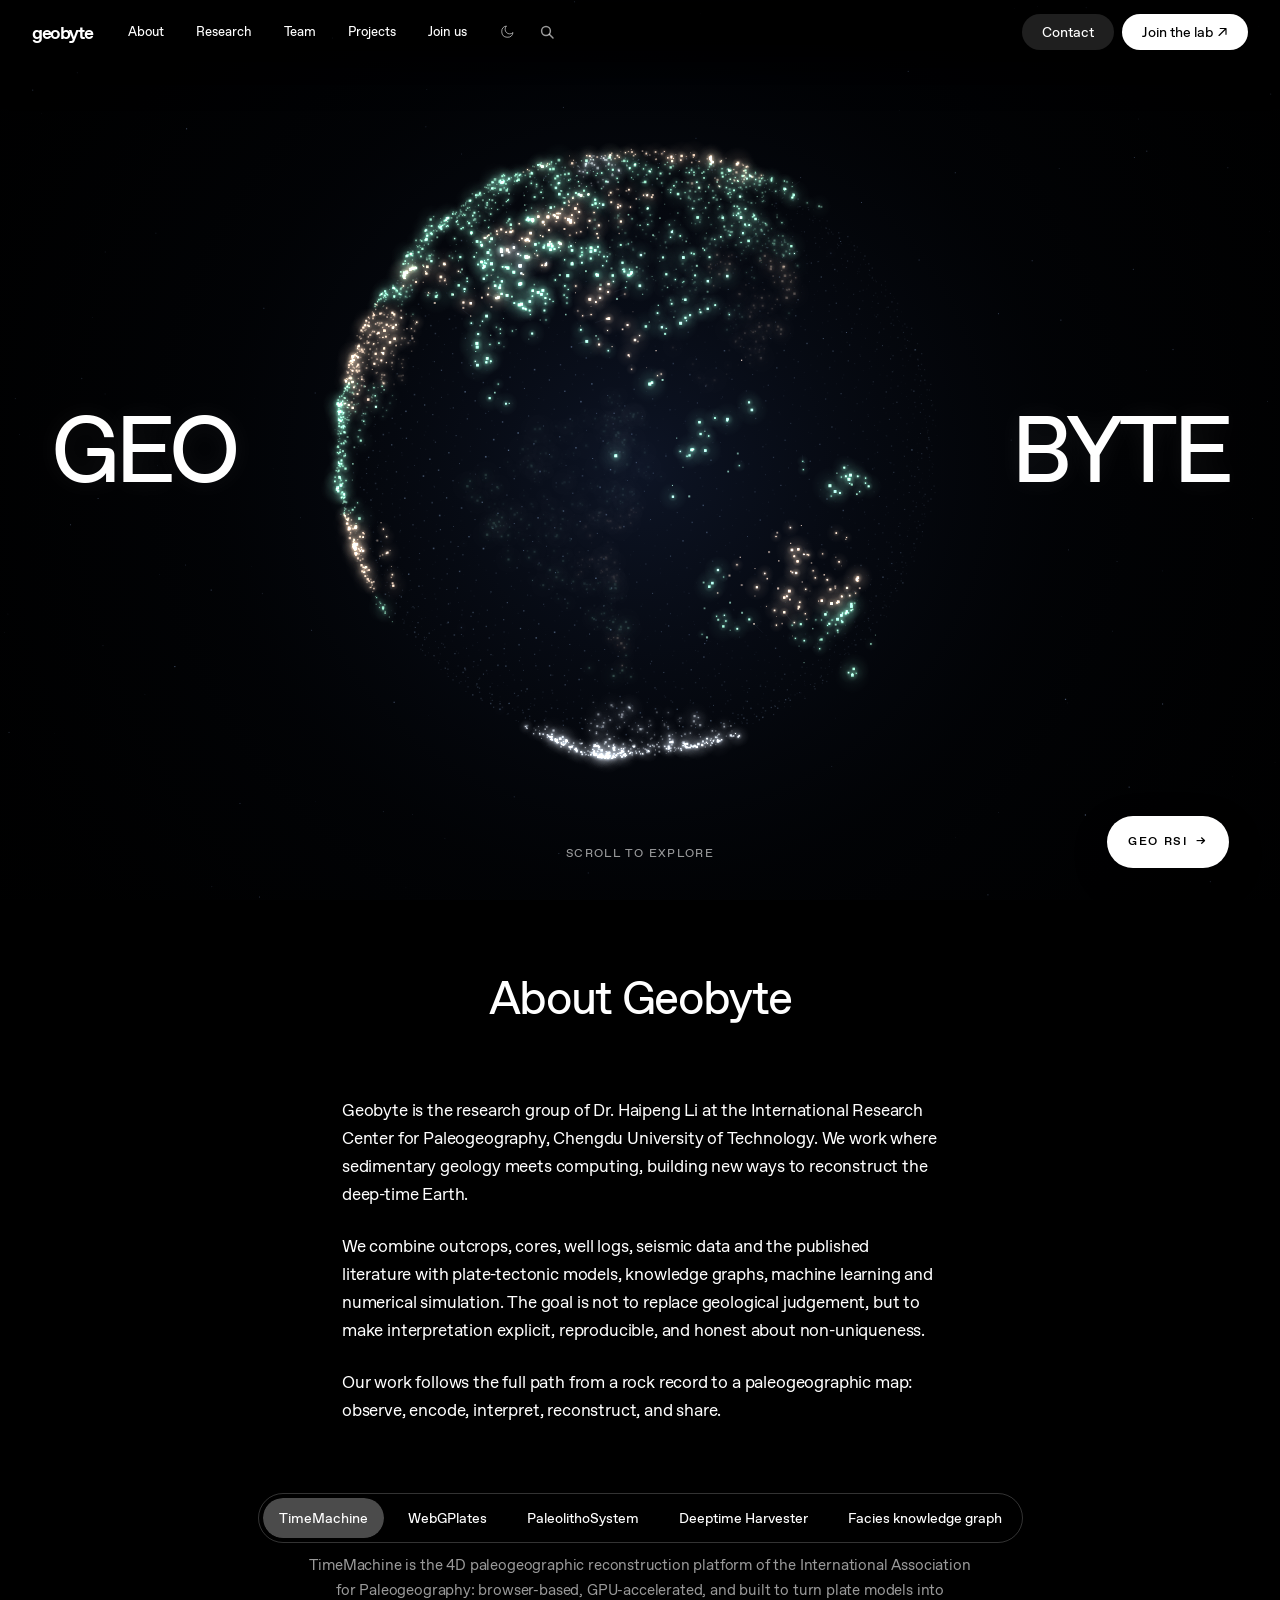
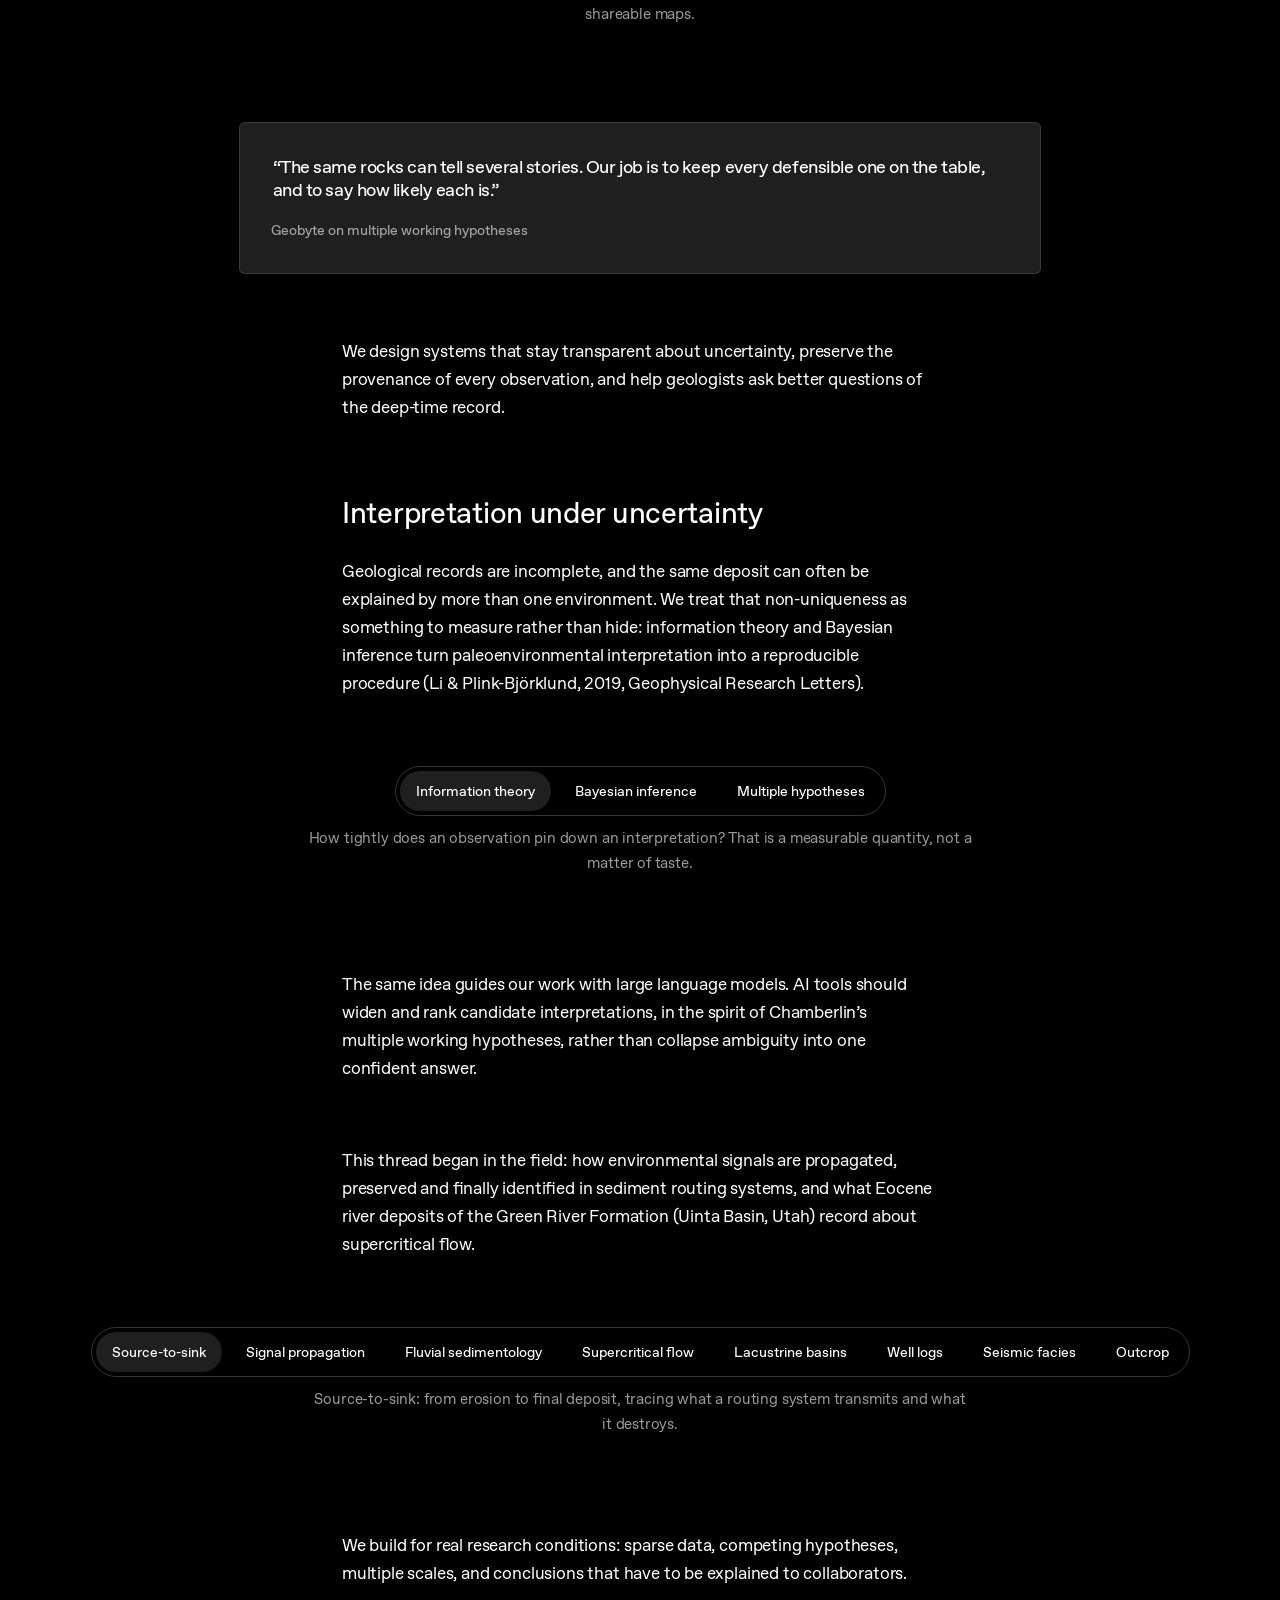
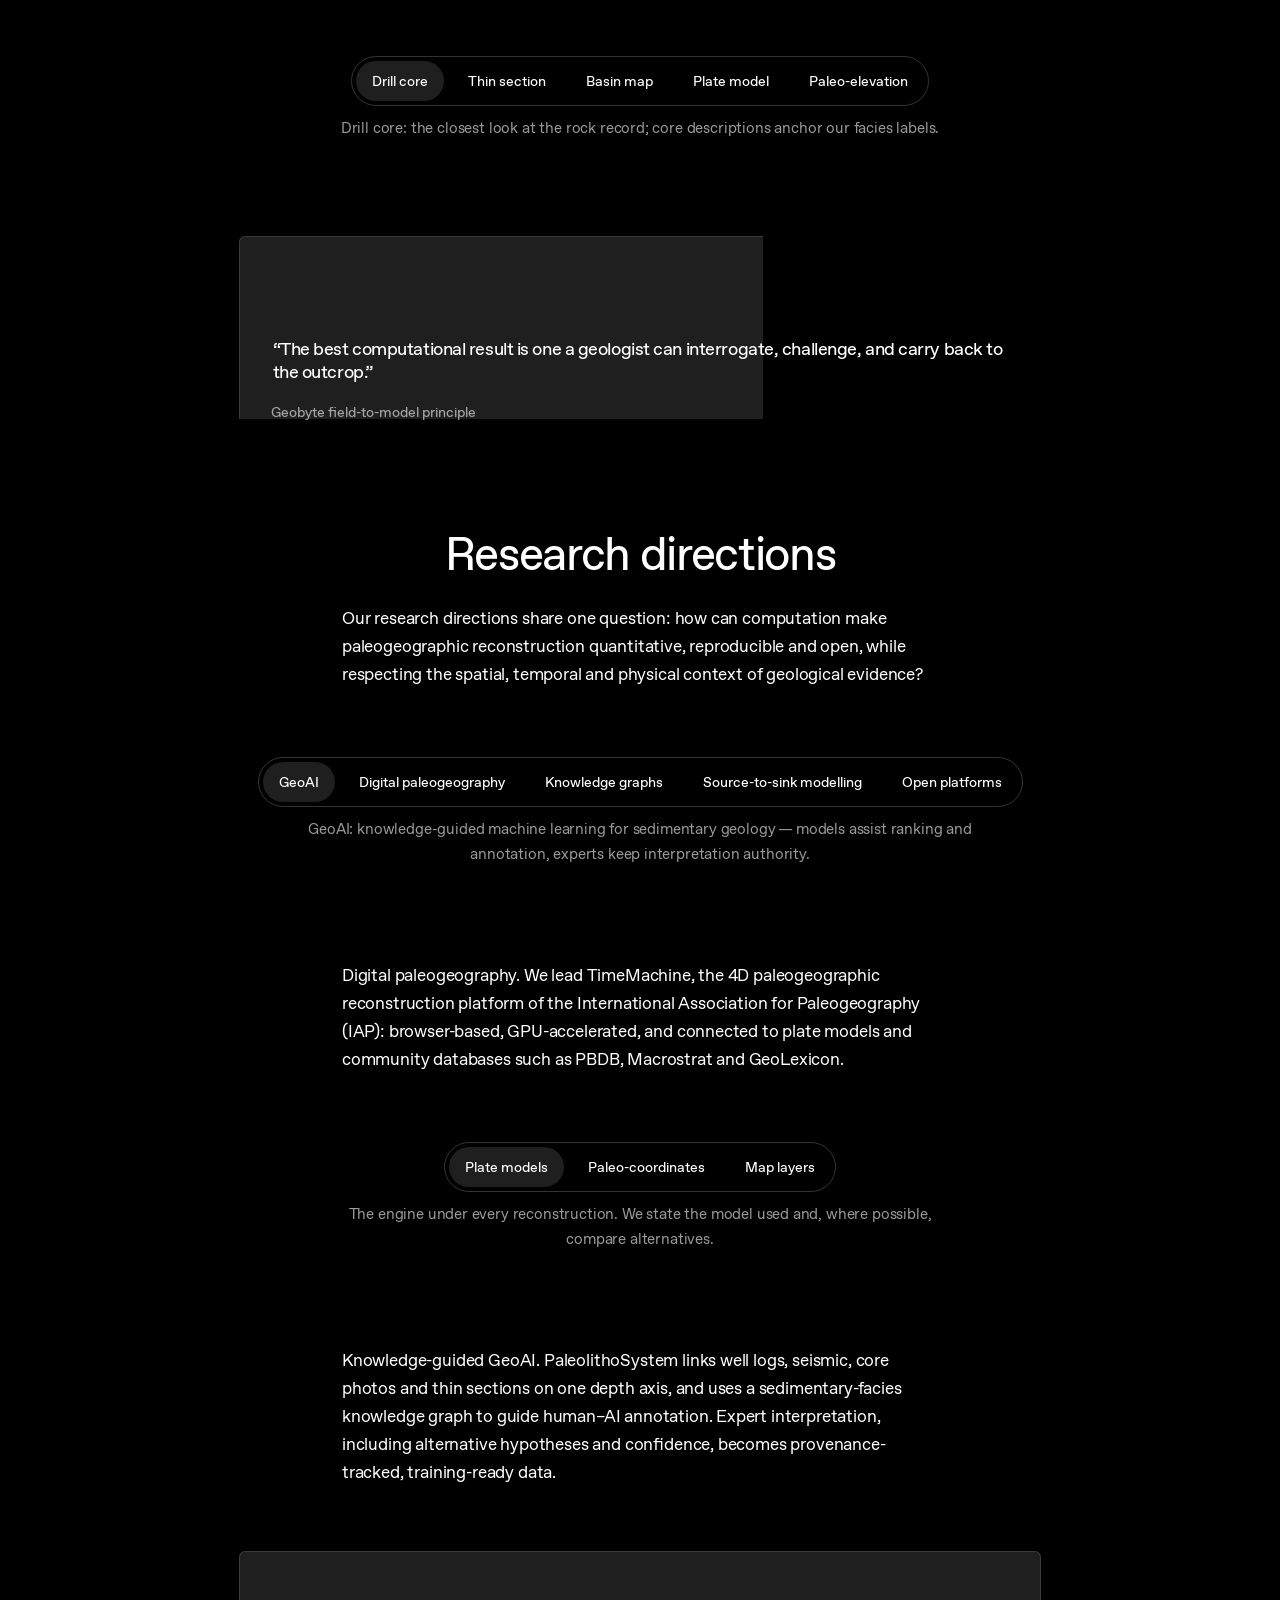
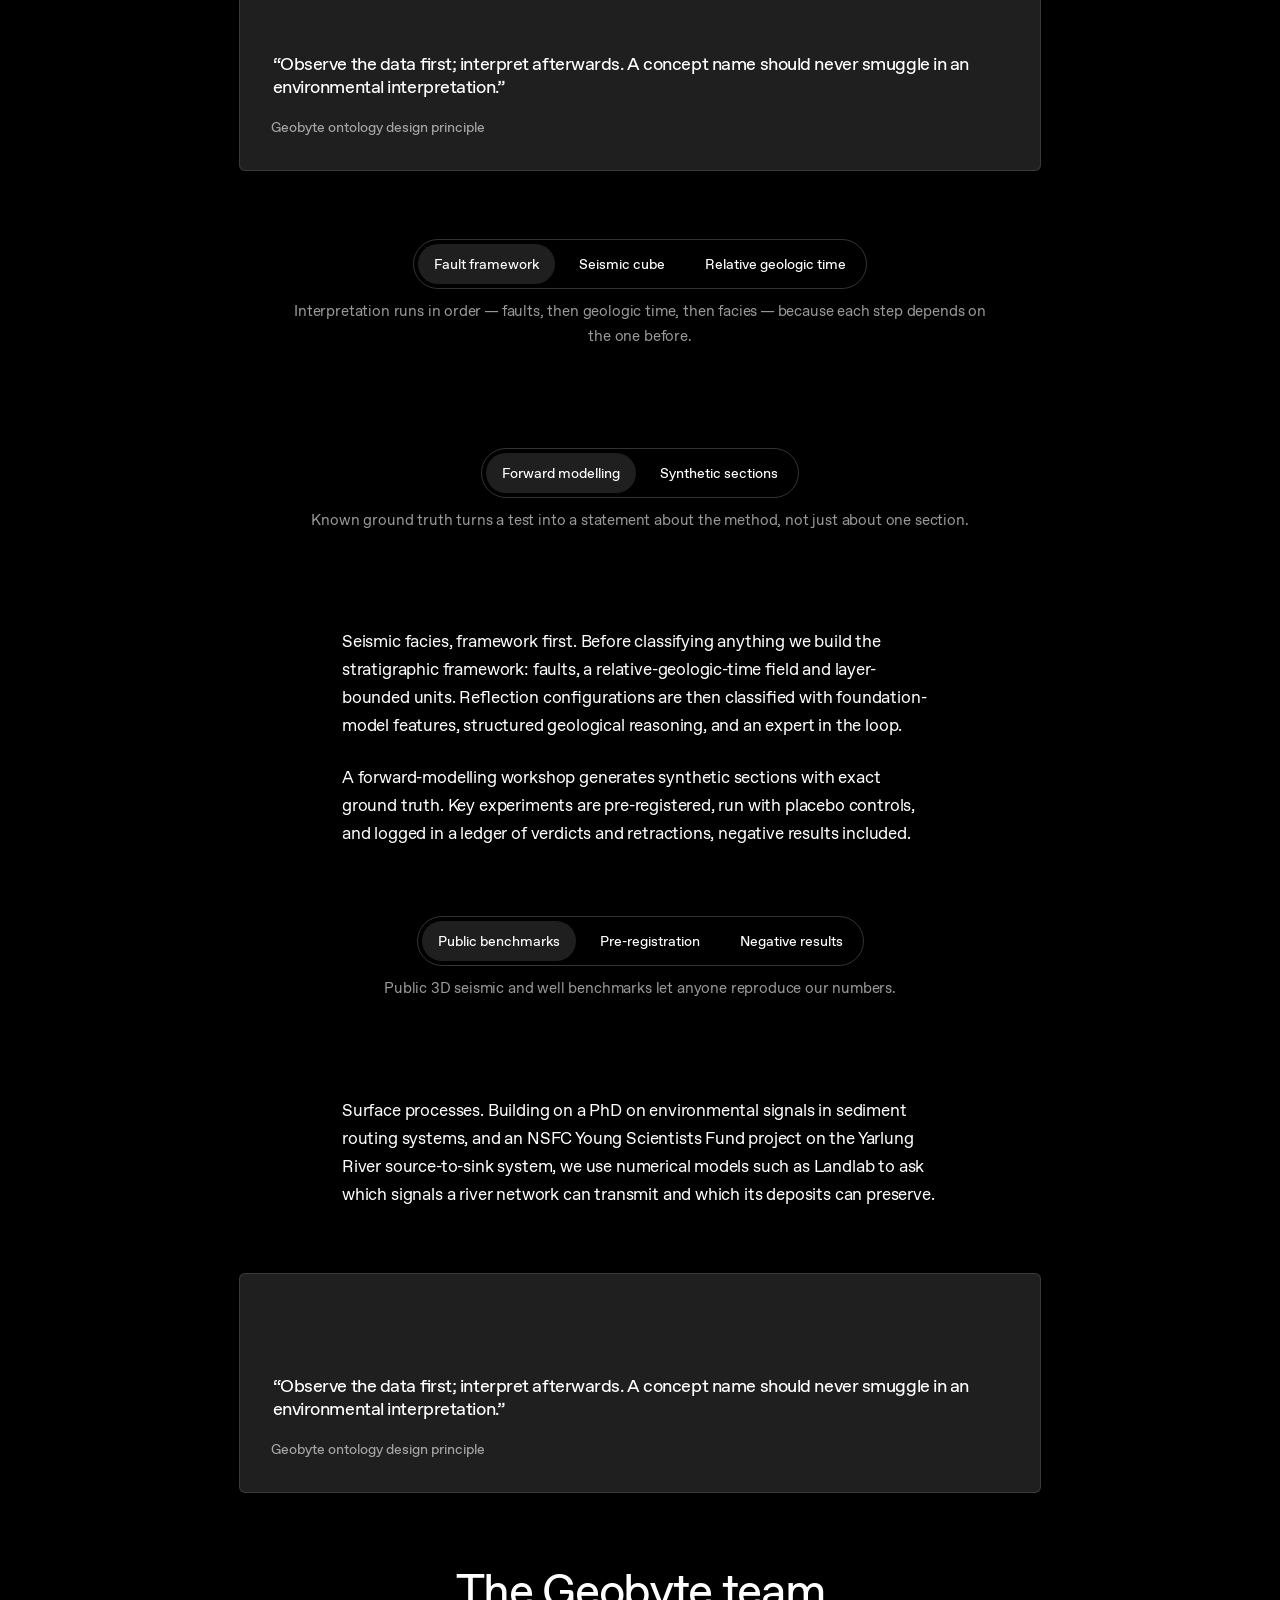
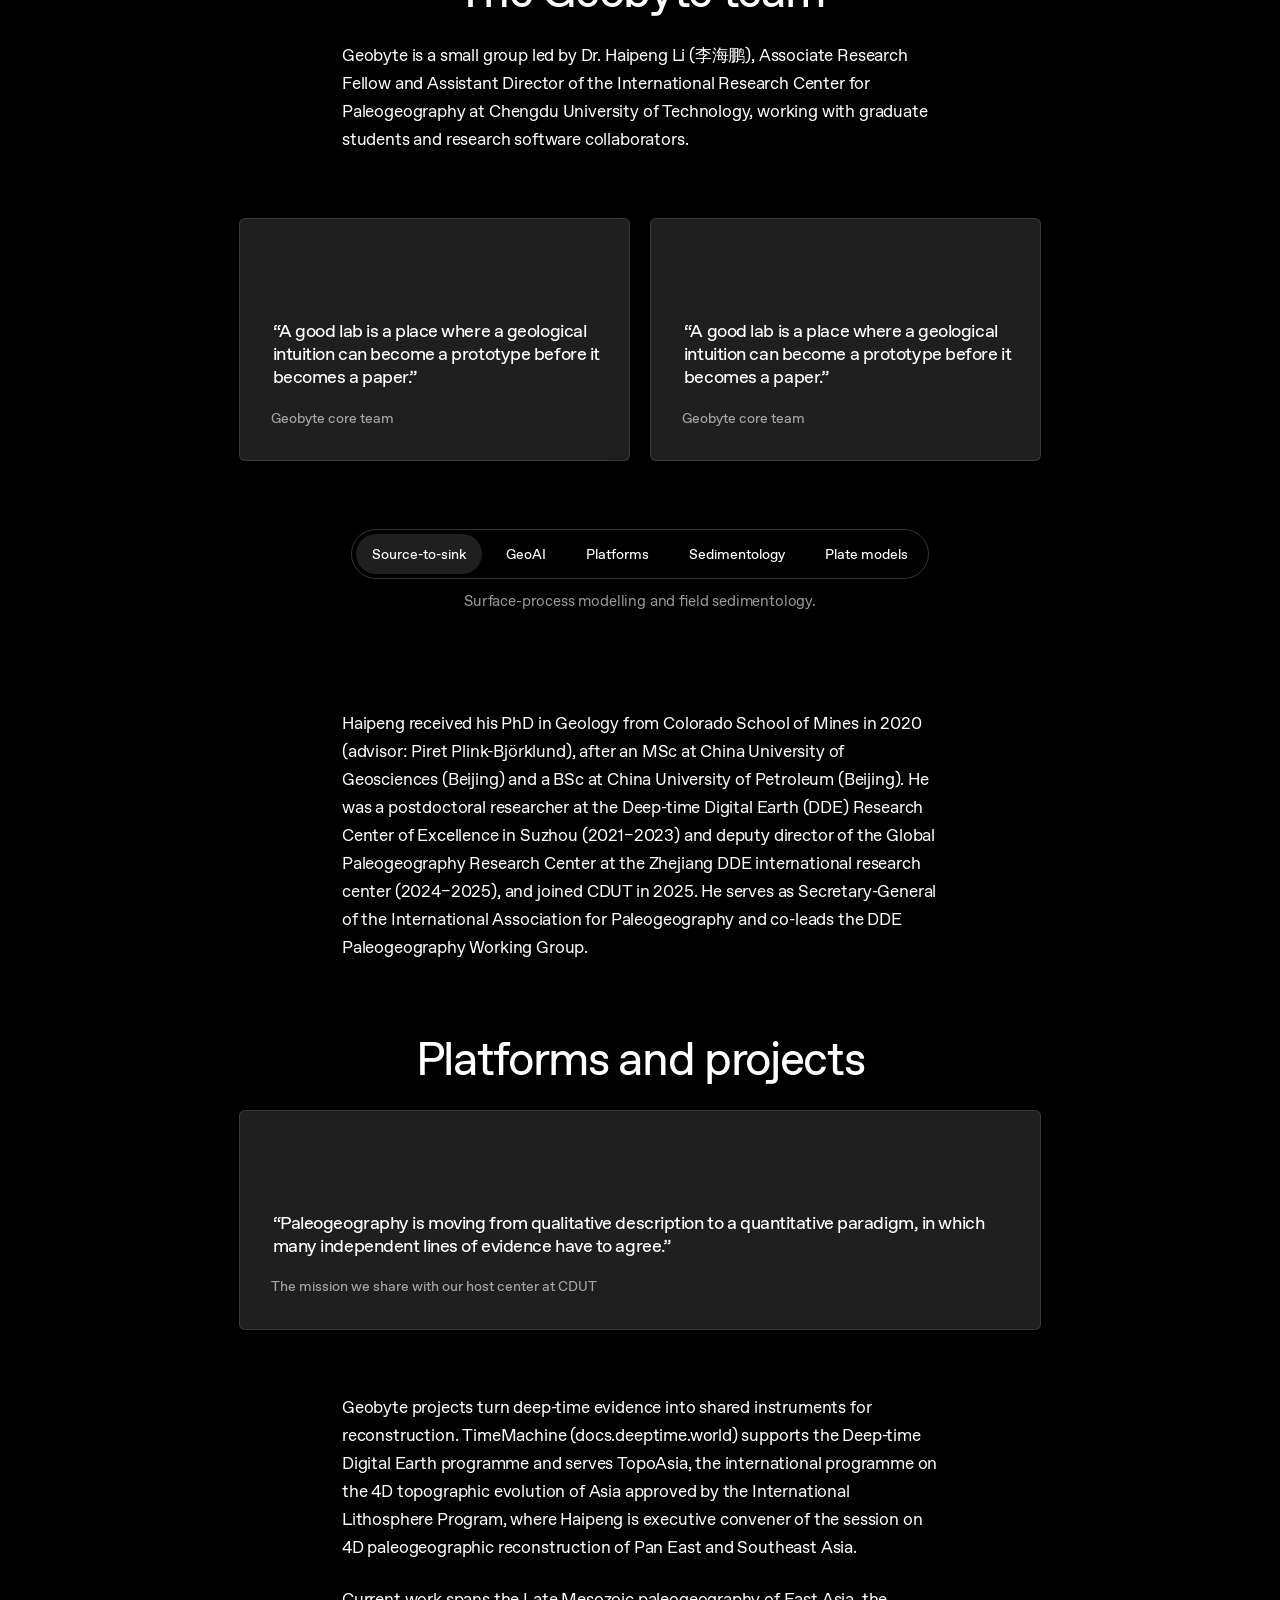
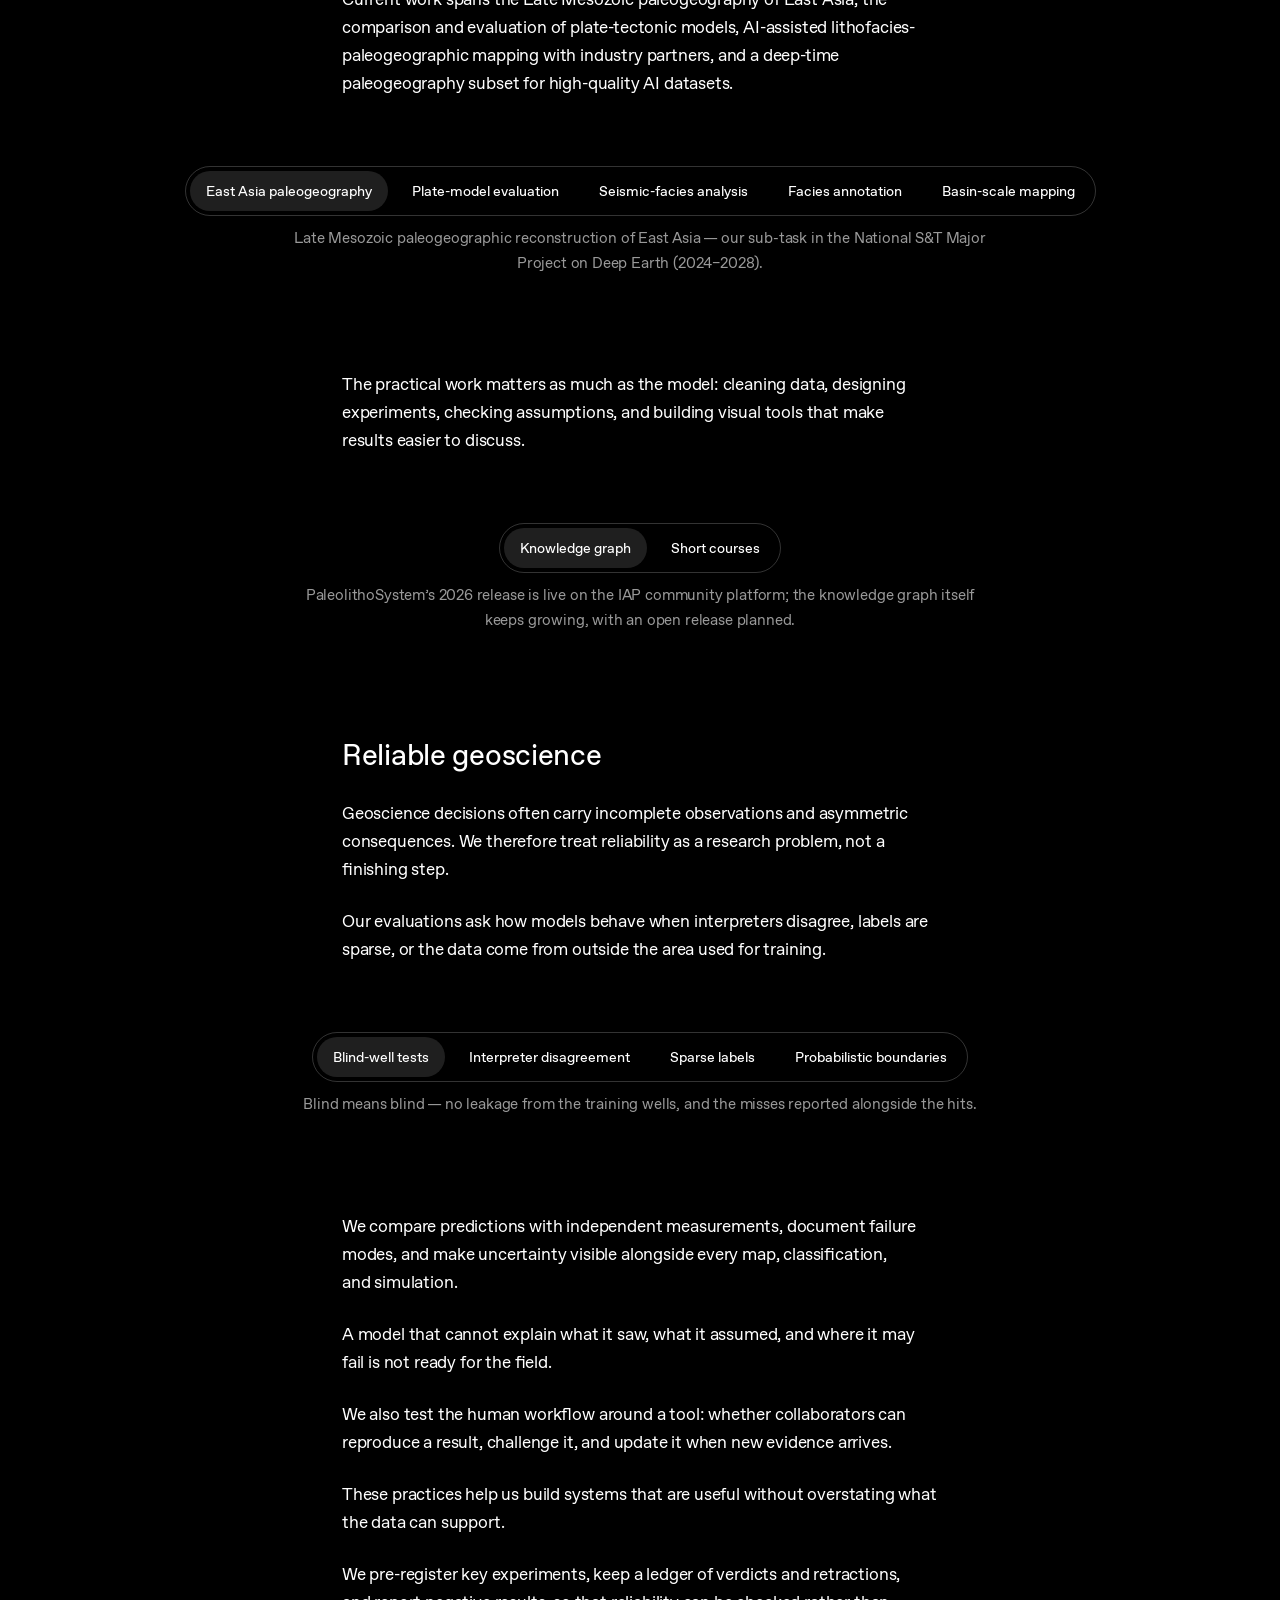
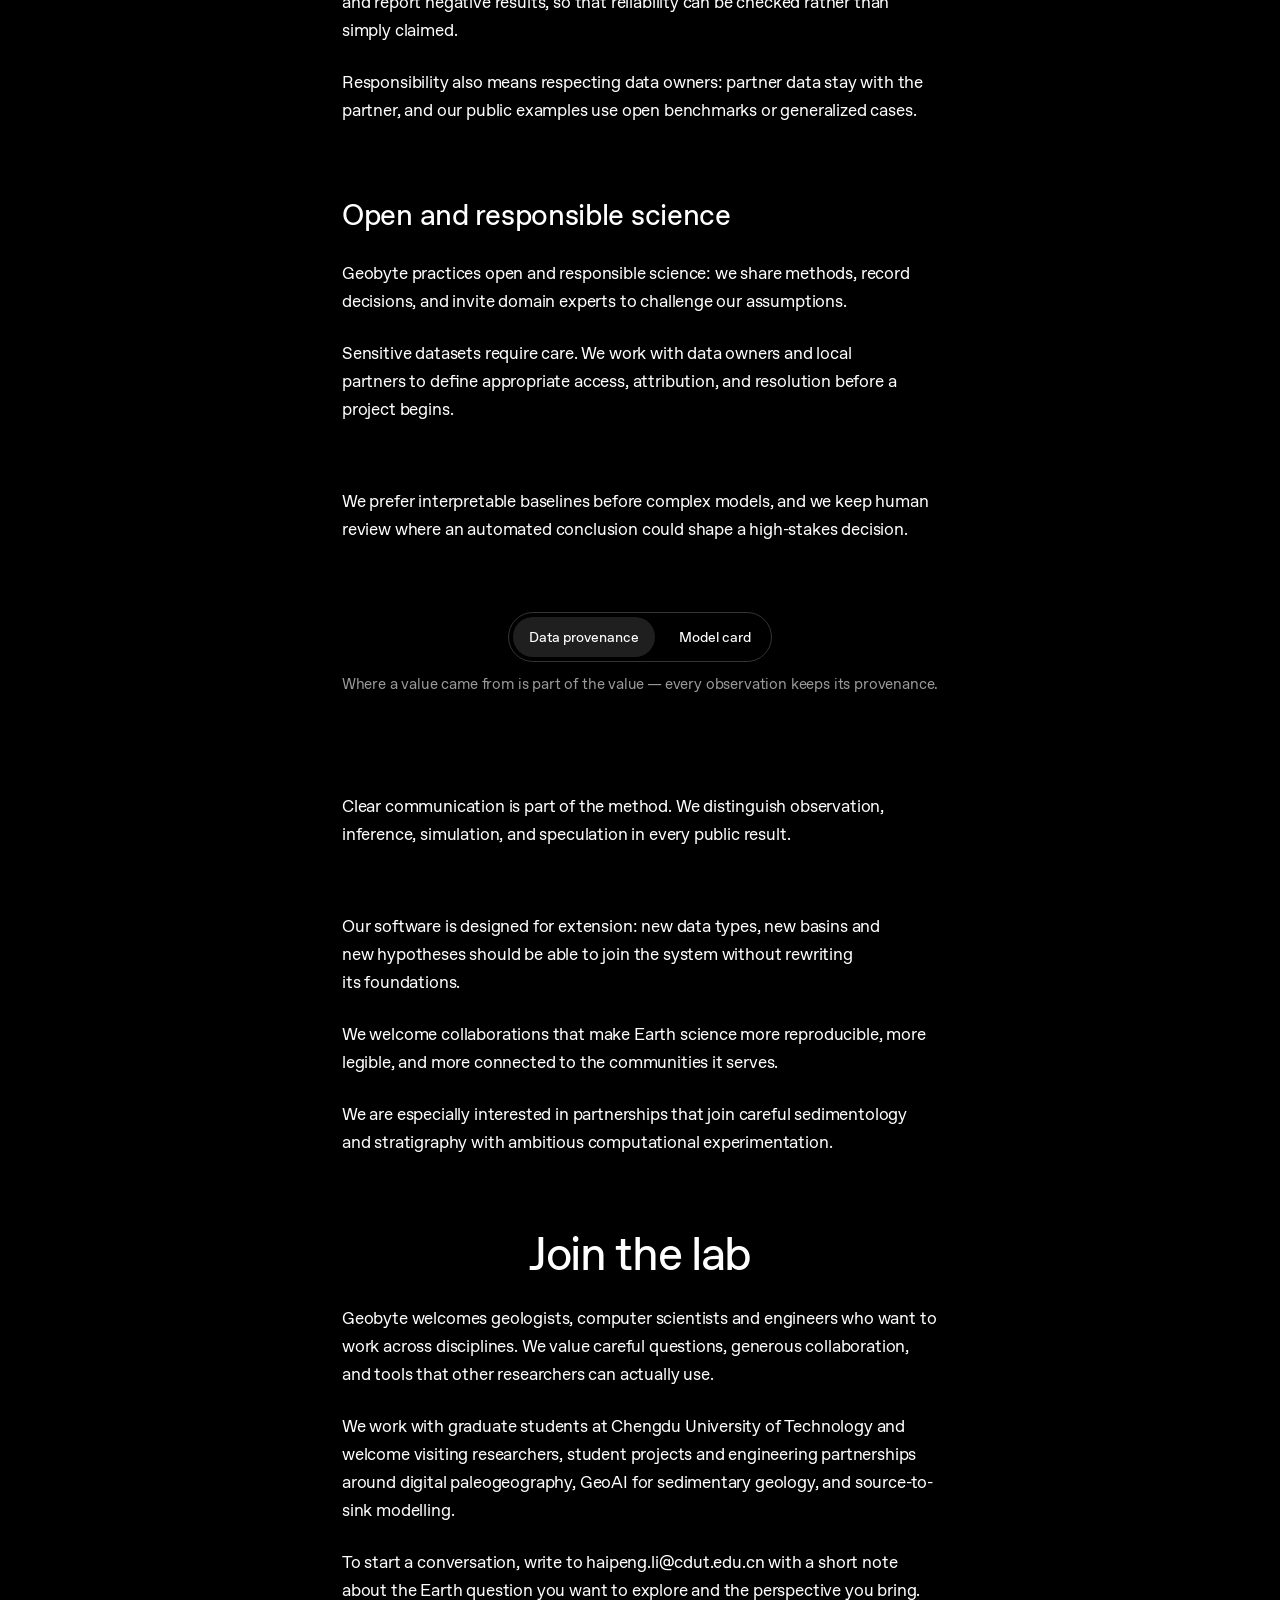
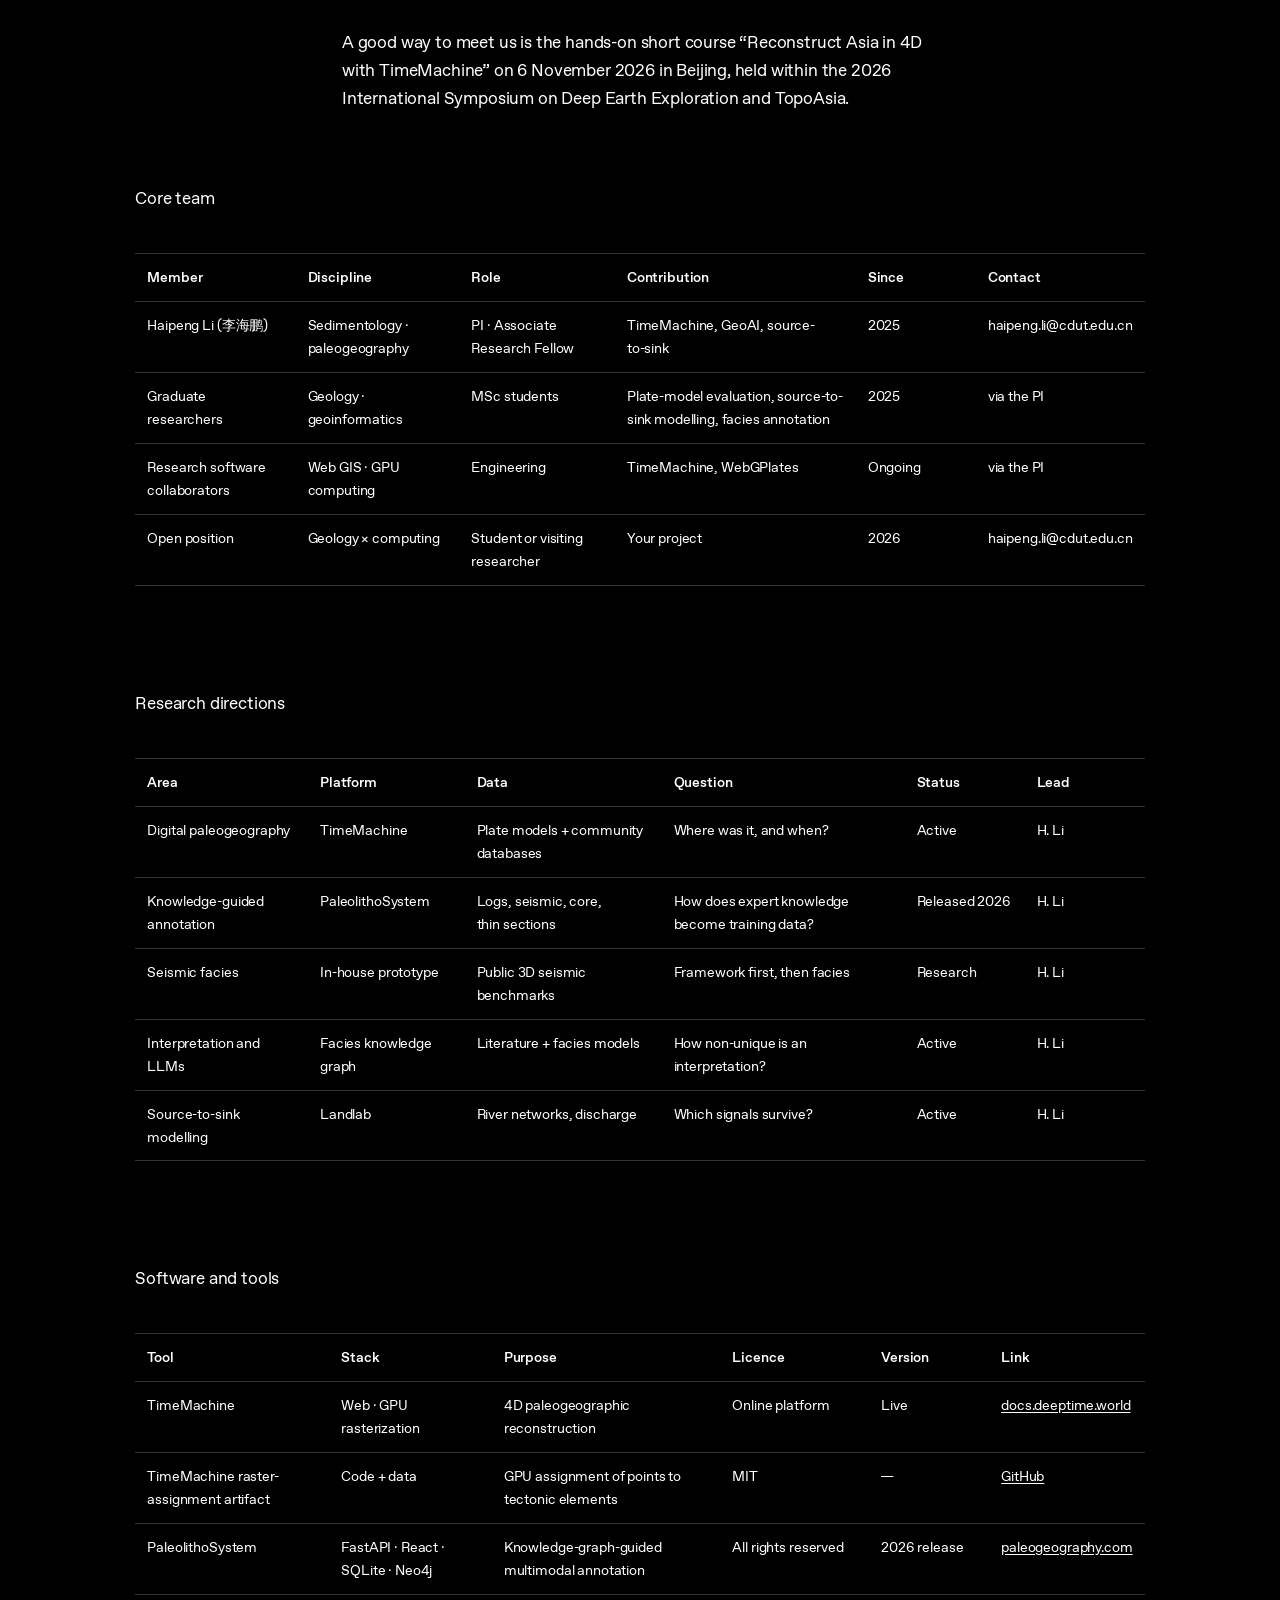
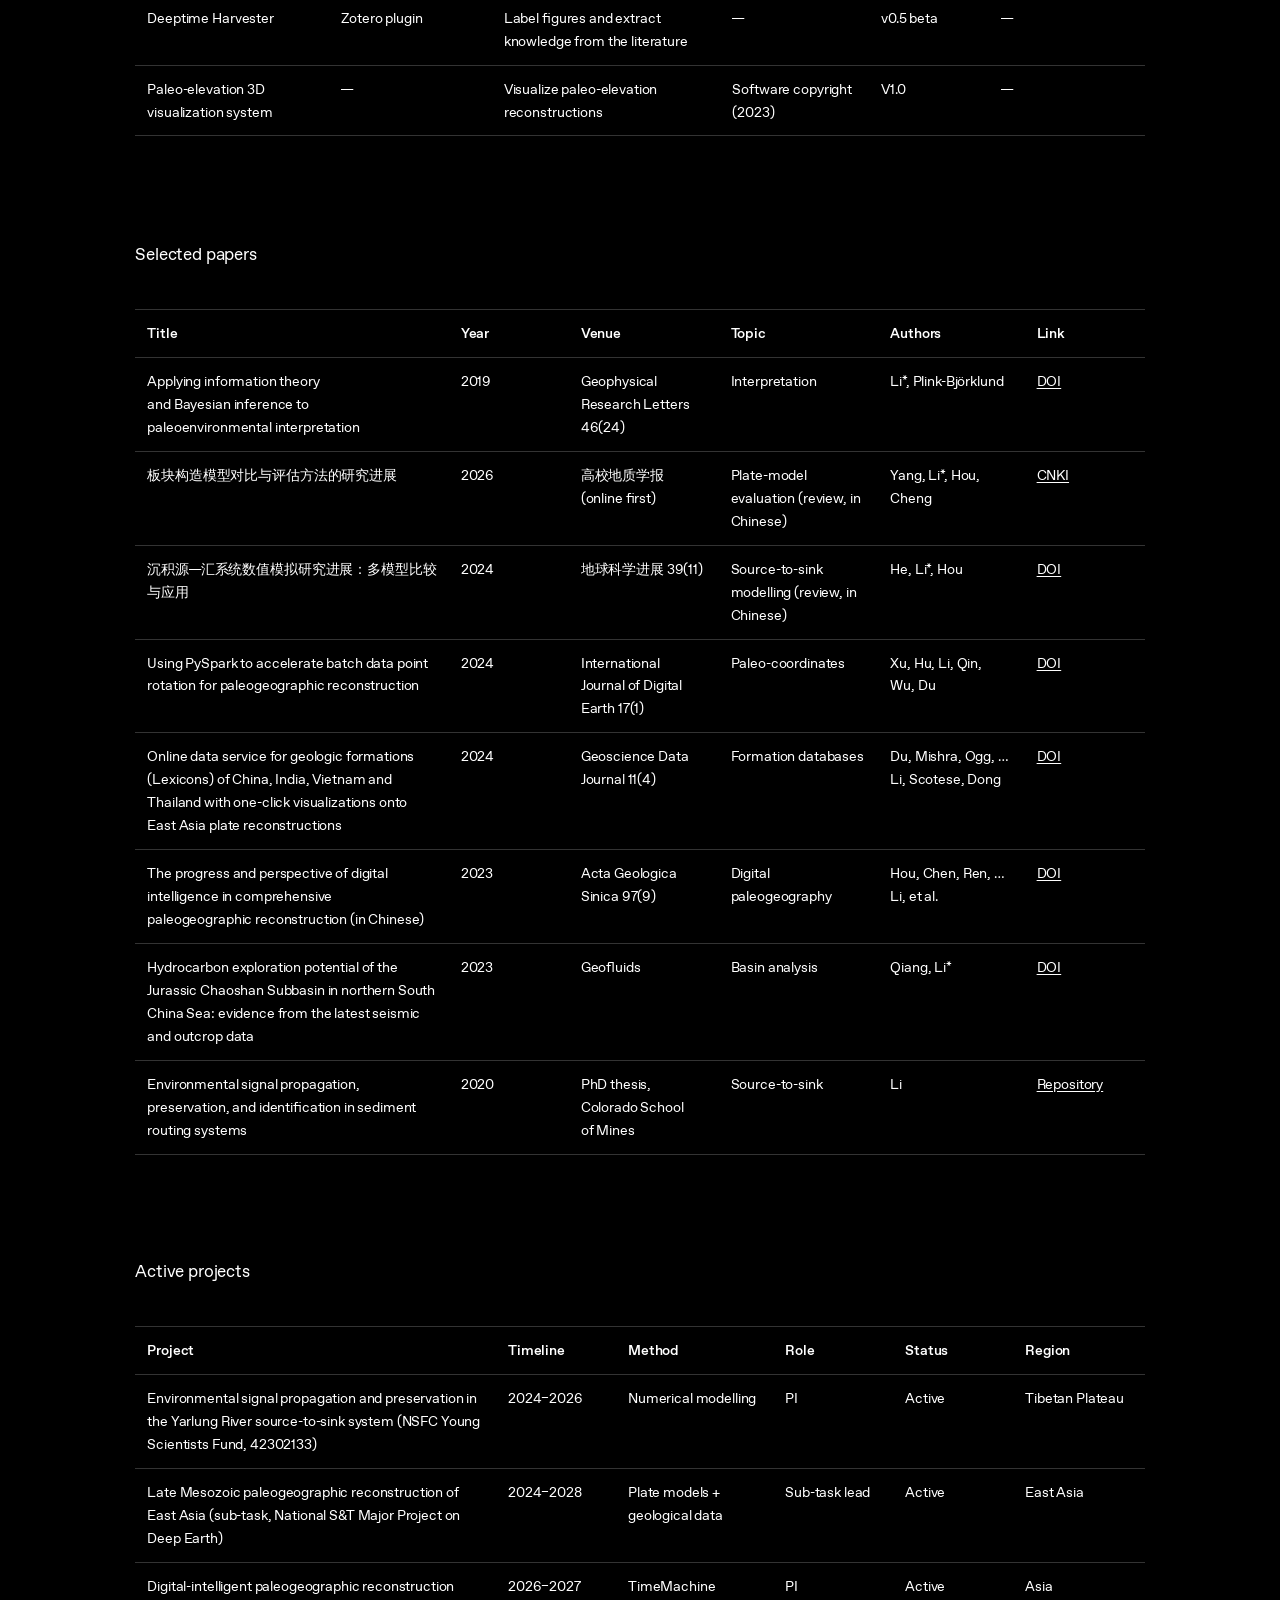
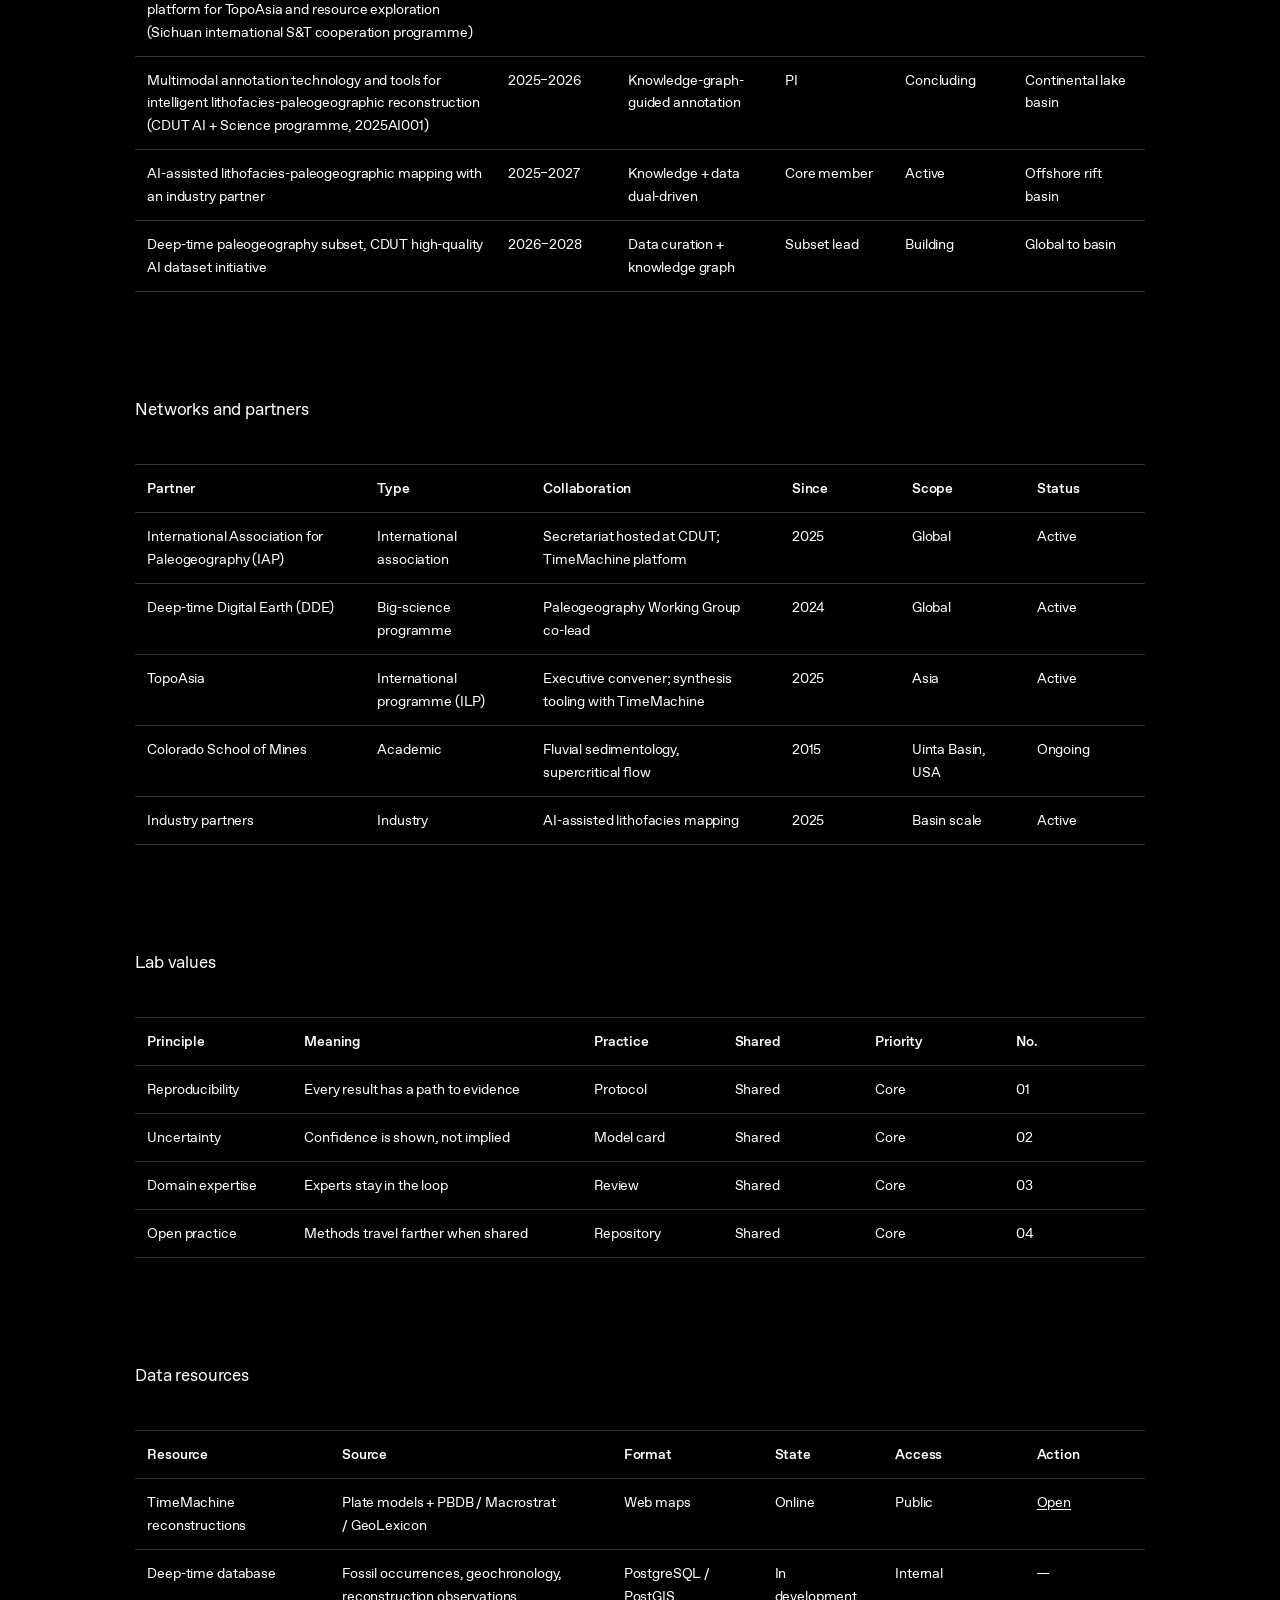
<file: index.html>
<!DOCTYPE html><!DOCTYPE html>
<html data-dpl-id="dpl_2YhhXfxZajyQL8iAXsHFQWfghw2X" dir="ltr" lang="en" style="--document-width:100dvw;--nav-width:0px;--content-width:calc(var(--document-width) - var(--nav-width));--gutter-size:max(20px, calc((var(--document-width) - 68rem) / 2));--media-gutter-size:max(20px, calc((var(--document-width) - 1728px) / 2))"><head><meta charset="utf-8"/><link crossorigin="" href="/" rel="preconnect"/><meta content="width=device-width, initial-scale=1" name="viewport"/><link data-precedence="next" href="styles/2d_e1vds64ouo.css" rel="stylesheet"/><link data-precedence="next" href="styles/025xl3bqxvqx6.css" rel="stylesheet"/><link data-precedence="next" href="styles/1iarv0m1jl2oe.css" rel="stylesheet"/><link data-precedence="next" href="styles/3l2_cbfx5xjn1.css" rel="stylesheet"/><link data-precedence="next" href="styles/1c3l7ofa-vr4e.css" rel="stylesheet"/><link data-precedence="next" href="styles/1kvjjz1x6tgww.css" rel="stylesheet"/><link data-precedence="next" href="styles/3l0fumx68x--b.css" rel="stylesheet"/><link data-precedence="next" href="styles/371m1wkroup7c.css" rel="stylesheet"/><link data-precedence="next" href="styles/3k2g3v_uak-u1.css" rel="stylesheet"/><link data-precedence="next" href="styles/3joiz7zi61a_s.css" rel="stylesheet"/><link data-precedence="next" href="styles/0h-tu49j5vys7.css" rel="stylesheet"/><link data-precedence="next" href="styles/0j6dvdpebovbg.css" rel="stylesheet"/><link data-precedence="next" href="styles/3bdopauhhn_cb.css" rel="stylesheet"/><link data-precedence="next" href="styles/3ad5t-7a2gte4.css" rel="stylesheet"/><link data-precedence="next" href="styles/199w-v6wvp-zb.css" rel="stylesheet"/><link data-precedence="next" href="styles/011mcu7n6v7o0.css" rel="stylesheet"/><link data-precedence="next" href="styles/0whxqe136feku.css" rel="stylesheet"/><link data-precedence="next" href="styles/0y9_y8-vlpmn1.css" rel="stylesheet"/><link data-precedence="next" href="styles/0z4kdlkn__q_0.css" rel="stylesheet"/><link data-precedence="next" href="styles/3ylm567ah-m1r.css" rel="stylesheet"/><link data-precedence="next" href="styles/1vsqvqpe0lwsi.css" rel="stylesheet"/><link data-precedence="next" href="styles/1str9kb7mkyey.css" rel="stylesheet"/><link href="local-effects.css" rel="stylesheet"/><link href="assets/geobyte-mark.svg" rel="icon" type="image/svg+xml"/><title>Geobyte Lab: Geology × Computing</title><meta content="Geobyte is the sedimentary-geology × computing group of Dr. Haipeng Li at the International Research Center for Paleogeography, Chengdu University of Technology: digital paleogeography, GeoAI and source-to-sink modelling." name="description"/><meta content="Geobyte is the research group of Dr. Haipeng Li at the International Research Center for Paleogeography, Chengdu University of Technology: digital paleogeography, GeoAI for sedimentary geology, and source-to-sink modelling." name="description"/><meta content="index, follow" name="robots"/><meta content="index, follow" name="googlebot"/><link href="https://applex250.github.io/geobyte-site/index.html" rel="canonical"/><link href="https://applex250.github.io/geobyte-site/index.html" hreflang="en-US" rel="alternate"/><link href="https://applex250.github.io/geobyte-site/index.html" hreflang="x-default" rel="alternate"/><meta content="Geobyte Lab: Geology × Computing" property="og:title"/><meta content="Digital paleogeography, GeoAI for sedimentary geology, and source-to-sink modelling at Chengdu University of Technology." property="og:description"/><meta content="https://applex250.github.io/geobyte-site/index.html" property="og:url"/><meta content="Geobyte" property="og:site_name"/><meta content="en-US" property="og:locale"/><meta content="assets/geobyte-demo.svg" property="og:image"/><meta content="assets/geobyte-demo.svg" property="og:image:secure_url"/><meta content="1600" property="og:image:width"/><meta content="900" property="og:image:height"/><meta content="website" property="og:type"/><meta content="summary_large_image" name="twitter:card"/><meta content="Geobyte Lab: Geology × Computing" name="twitter:title"/><meta content="Digital paleogeography, GeoAI for sedimentary geology, and source-to-sink modelling at Chengdu University of Technology." name="twitter:description"/><meta content="assets/geobyte-demo.svg" name="twitter:image"/><meta content="assets/geobyte-demo.svg" name="twitter:image:secure_url"/><meta content="1600" name="twitter:image:width"/><meta content="900" name="twitter:image:height"/></head><body class="text-p1 text-primary-100 dark bg-background" data-footer-variant="full"><!--geobyte-theme-boot--><script>(function(){try{if(localStorage.getItem('geobyte-theme')==='light'){document.documentElement.classList.add('light');document.body.classList.remove('dark');document.body.classList.add('light');}}catch(e){}try{if(!matchMedia('(prefers-reduced-motion: reduce)').matches){var d=JSON.parse(sessionStorage.getItem('geobyte-page-cover'));if(d&&d.color&&Date.now()-(d.at||0)<4000){var p=document.createElement('div');p.id='geobyte-cover';p.style.cssText='position:fixed;inset:0;z-index:9999;background:'+d.color;document.body.appendChild(p);setTimeout(function(){if(p.parentNode)p.remove();},2500);}}}catch(e){}})();</script><div hidden=""><!--$--><!--/$--></div><style data-dotcom-chart-theme-styles="shared">
.dotcom-chart-theme-scope[data-dotcom-chart-theme-provider-scope="_R_2knpfivb_"] {
  --dotcom-chart-color-background: var(--color-background);
  --dotcom-chart-color-foreground: var(--color-primary-solid-100);
  --dotcom-chart-color-secondary-foreground: var(--color-primary-solid-12);
  --dotcom-chart-color-control-border: var(--color-primary-12);
  --dotcom-chart-color-control-border-hover: var(--color-primary-44);
  --dotcom-chart-color-popover-background: var(--color-tertiary-80);
  --dotcom-chart-color-menu-item-focus-background: var(--color-primary-4);
  --dotcom-chart-theme-blue-1-ink: #133463;
  --dotcom-chart-theme-blue-1-bounded-fill: #173e76;
  --dotcom-chart-theme-blue-1-keyline: #133463;
  --dotcom-chart-theme-blue-2-ink: #1f4e94;
  --dotcom-chart-theme-blue-2-bounded-fill: #2c67c5;
  --dotcom-chart-theme-blue-2-keyline: #133463;
  --dotcom-chart-theme-blue-3-ink: #2c67c5;
  --dotcom-chart-theme-blue-3-bounded-fill: #539af8;
  --dotcom-chart-theme-blue-3-keyline: #133463;
  --dotcom-chart-theme-blue-4-ink: #539af8;
  --dotcom-chart-theme-blue-4-bounded-fill: #a4cdfb;
  --dotcom-chart-theme-blue-4-keyline: #133463;
  --dotcom-chart-theme-blue-5-ink: #a4cdfb;
  --dotcom-chart-theme-blue-5-bounded-fill: #e8f3fe;
  --dotcom-chart-theme-blue-5-keyline: #133463;
  --dotcom-chart-theme-purple-1-ink: #3b2366;
  --dotcom-chart-theme-purple-1-bounded-fill: #4e2f88;
  --dotcom-chart-theme-purple-1-keyline: #3b2366;
  --dotcom-chart-theme-purple-2-ink: #4e2f88;
  --dotcom-chart-theme-purple-2-bounded-fill: #7849d1;
  --dotcom-chart-theme-purple-2-keyline: #3b2366;
  --dotcom-chart-theme-purple-3-ink: #7849d1;
  --dotcom-chart-theme-purple-3-bounded-fill: #a67df2;
  --dotcom-chart-theme-purple-3-keyline: #3b2366;
  --dotcom-chart-theme-purple-4-ink: #a67df2;
  --dotcom-chart-theme-purple-4-bounded-fill: #c9b1f6;
  --dotcom-chart-theme-purple-4-keyline: #3b2366;
  --dotcom-chart-theme-purple-5-ink: #c9b1f6;
  --dotcom-chart-theme-purple-5-bounded-fill: #ede5fc;
  --dotcom-chart-theme-purple-5-keyline: #3b2366;
  --dotcom-chart-theme-green-1-ink: #14361a;
  --dotcom-chart-theme-green-1-bounded-fill: #1f4e25;
  --dotcom-chart-theme-green-1-keyline: #14361a;
  --dotcom-chart-theme-green-2-ink: #2c6732;
  --dotcom-chart-theme-green-2-bounded-fill: #3a843f;
  --dotcom-chart-theme-green-2-keyline: #14361a;
  --dotcom-chart-theme-green-3-ink: #3a843f;
  --dotcom-chart-theme-green-3-bounded-fill: #53b559;
  --dotcom-chart-theme-green-3-keyline: #14361a;
  --dotcom-chart-theme-green-4-ink: #53b559;
  --dotcom-chart-theme-green-4-bounded-fill: #9fddb1;
  --dotcom-chart-theme-green-4-keyline: #14361a;
  --dotcom-chart-theme-green-5-ink: #83d197;
  --dotcom-chart-theme-green-5-bounded-fill: #def3e5;
  --dotcom-chart-theme-green-5-keyline: #14361a;
  --dotcom-chart-theme-yellow-1-ink: #734615;
  --dotcom-chart-theme-yellow-1-bounded-fill: #734615;
  --dotcom-chart-theme-yellow-1-keyline: #734615;
  --dotcom-chart-theme-yellow-2-ink: #95611f;
  --dotcom-chart-theme-yellow-2-bounded-fill: #b8802b;
  --dotcom-chart-theme-yellow-2-keyline: #734615;
  --dotcom-chart-theme-yellow-3-ink: #b8802b;
  --dotcom-chart-theme-yellow-3-bounded-fill: #f6c543;
  --dotcom-chart-theme-yellow-3-keyline: #734615;
  --dotcom-chart-theme-yellow-4-ink: #d9a337;
  --dotcom-chart-theme-yellow-4-bounded-fill: #fae598;
  --dotcom-chart-theme-yellow-4-keyline: #734615;
  --dotcom-chart-theme-yellow-5-ink: #f6c543;
  --dotcom-chart-theme-yellow-5-bounded-fill: #fdf6dc;
  --dotcom-chart-theme-yellow-5-keyline: #734615;
  --dotcom-chart-theme-orange-1-ink: #45240d;
  --dotcom-chart-theme-orange-1-bounded-fill: #653218;
  --dotcom-chart-theme-orange-1-keyline: #45240d;
  --dotcom-chart-theme-orange-2-ink: #87401d;
  --dotcom-chart-theme-orange-2-bounded-fill: #ac4f23;
  --dotcom-chart-theme-orange-2-keyline: #45240d;
  --dotcom-chart-theme-orange-3-ink: #d25e28;
  --dotcom-chart-theme-orange-3-bounded-fill: #ee7c37;
  --dotcom-chart-theme-orange-3-keyline: #45240d;
  --dotcom-chart-theme-orange-4-ink: #ef8b57;
  --dotcom-chart-theme-orange-4-bounded-fill: #f4ba96;
  --dotcom-chart-theme-orange-4-keyline: #45240d;
  --dotcom-chart-theme-orange-5-ink: #f4ba96;
  --dotcom-chart-theme-orange-5-bounded-fill: #fbe8db;
  --dotcom-chart-theme-orange-5-keyline: #45240d;
  --dotcom-chart-theme-pink-1-ink: #462132;
  --dotcom-chart-theme-pink-1-bounded-fill: #663049;
  --dotcom-chart-theme-pink-1-keyline: #462132;
  --dotcom-chart-theme-pink-2-ink: #873e60;
  --dotcom-chart-theme-pink-2-bounded-fill: #ab4f7a;
  --dotcom-chart-theme-pink-2-keyline: #462132;
  --dotcom-chart-theme-pink-3-ink: #ab4f7a;
  --dotcom-chart-theme-pink-3-bounded-fill: #f077af;
  --dotcom-chart-theme-pink-3-keyline: #462132;
  --dotcom-chart-theme-pink-4-ink: #f077af;
  --dotcom-chart-theme-pink-4-bounded-fill: #fbbfd7;
  --dotcom-chart-theme-pink-4-keyline: #462132;
  --dotcom-chart-theme-pink-5-ink: #f8a6c8;
  --dotcom-chart-theme-pink-5-bounded-fill: #fdedf4;
  --dotcom-chart-theme-pink-5-keyline: #462132;
  --dotcom-chart-theme-red-1-ink: #6d1b18;
  --dotcom-chart-theme-red-1-bounded-fill: #92201d;
  --dotcom-chart-theme-red-1-keyline: #6d1b18;
  --dotcom-chart-theme-red-2-ink: #92201d;
  --dotcom-chart-theme-red-2-bounded-fill: #de282f;
  --dotcom-chart-theme-red-2-keyline: #6d1b18;
  --dotcom-chart-theme-red-3-ink: #de282f;
  --dotcom-chart-theme-red-3-bounded-fill: #ff6764;
  --dotcom-chart-theme-red-3-keyline: #6d1b18;
  --dotcom-chart-theme-red-4-ink: #ff6764;
  --dotcom-chart-theme-red-4-bounded-fill: #ffaa9c;
  --dotcom-chart-theme-red-4-keyline: #6d1b18;
  --dotcom-chart-theme-red-5-ink: #ffaa9c;
  --dotcom-chart-theme-red-5-bounded-fill: #ffe5e0;
  --dotcom-chart-theme-red-5-keyline: #6d1b18;
  --dotcom-chart-theme-gray-1-ink: #303030;
  --dotcom-chart-theme-gray-1-bounded-fill: #303030;
  --dotcom-chart-theme-gray-1-keyline: #303030;
  --dotcom-chart-theme-gray-2-ink: #414141;
  --dotcom-chart-theme-gray-2-bounded-fill: #5d5d5d;
  --dotcom-chart-theme-gray-2-keyline: #303030;
  --dotcom-chart-theme-gray-3-ink: #5d5d5d;
  --dotcom-chart-theme-gray-3-bounded-fill: #8f8f8f;
  --dotcom-chart-theme-gray-3-keyline: #303030;
  --dotcom-chart-theme-gray-4-ink: #8f8f8f;
  --dotcom-chart-theme-gray-4-bounded-fill: #cdcdcd;
  --dotcom-chart-theme-gray-4-keyline: #303030;
  --dotcom-chart-theme-gray-5-ink: #afafaf;
  --dotcom-chart-theme-gray-5-bounded-fill: #f3f3f3;
  --dotcom-chart-theme-gray-5-keyline: #303030;
  --dotcom-chart-theme-multi-1-ink: #2c67c5;
  --dotcom-chart-theme-multi-1-bounded-fill: #539af8;
  --dotcom-chart-theme-multi-1-keyline: #133463;
  --dotcom-chart-theme-multi-2-ink: #3a843f;
  --dotcom-chart-theme-multi-2-bounded-fill: #53b559;
  --dotcom-chart-theme-multi-2-keyline: #14361a;
  --dotcom-chart-theme-multi-3-ink: #7849d1;
  --dotcom-chart-theme-multi-3-bounded-fill: #a67df2;
  --dotcom-chart-theme-multi-3-keyline: #3b2366;
  --dotcom-chart-theme-multi-4-ink: #d25e28;
  --dotcom-chart-theme-multi-4-bounded-fill: #ee7c37;
  --dotcom-chart-theme-multi-4-keyline: #45240d;
  --dotcom-chart-theme-multi-5-ink: #ab4f7a;
  --dotcom-chart-theme-multi-5-bounded-fill: #f077af;
  --dotcom-chart-theme-multi-5-keyline: #462132;
  --dotcom-chart-theme-multi-6-ink: #b8802b;
  --dotcom-chart-theme-multi-6-bounded-fill: #f6c543;
  --dotcom-chart-theme-multi-6-keyline: #734615;
  --dotcom-chart-theme-multi-7-ink: #1f4e94;
  --dotcom-chart-theme-multi-7-bounded-fill: #2c67c5;
  --dotcom-chart-theme-multi-7-keyline: #133463;
  --dotcom-chart-theme-multi-8-ink: #2c6732;
  --dotcom-chart-theme-multi-8-bounded-fill: #3a843f;
  --dotcom-chart-theme-multi-8-keyline: #14361a;
  --dotcom-chart-theme-multi-9-ink: #4e2f88;
  --dotcom-chart-theme-multi-9-bounded-fill: #7849d1;
  --dotcom-chart-theme-multi-9-keyline: #3b2366;
  --dotcom-chart-theme-multi-10-ink: #87401d;
  --dotcom-chart-theme-multi-10-bounded-fill: #ac4f23;
  --dotcom-chart-theme-multi-10-keyline: #45240d;
  --dotcom-chart-theme-multi-11-ink: #873e60;
  --dotcom-chart-theme-multi-11-bounded-fill: #ab4f7a;
  --dotcom-chart-theme-multi-11-keyline: #462132;
  --dotcom-chart-theme-multi-12-ink: #95611f;
  --dotcom-chart-theme-multi-12-bounded-fill: #b8802b;
  --dotcom-chart-theme-multi-12-keyline: #734615;
  --dotcom-chart-theme-multi-13-ink: #539af8;
  --dotcom-chart-theme-multi-13-bounded-fill: #a4cdfb;
  --dotcom-chart-theme-multi-13-keyline: #133463;
  --dotcom-chart-theme-multi-14-ink: #53b559;
  --dotcom-chart-theme-multi-14-bounded-fill: #9fddb1;
  --dotcom-chart-theme-multi-14-keyline: #14361a;
  --dotcom-chart-theme-multi-15-ink: #a67df2;
  --dotcom-chart-theme-multi-15-bounded-fill: #c9b1f6;
  --dotcom-chart-theme-multi-15-keyline: #3b2366;
  --dotcom-chart-theme-multi-16-ink: #ef8b57;
  --dotcom-chart-theme-multi-16-bounded-fill: #f4ba96;
  --dotcom-chart-theme-multi-16-keyline: #45240d;
  --dotcom-chart-theme-multi-17-ink: #f077af;
  --dotcom-chart-theme-multi-17-bounded-fill: #fbbfd7;
  --dotcom-chart-theme-multi-17-keyline: #462132;
  --dotcom-chart-theme-multi-18-ink: #d9a337;
  --dotcom-chart-theme-multi-18-bounded-fill: #fae598;
  --dotcom-chart-theme-multi-18-keyline: #734615;
  --dotcom-chart-theme-multi-19-ink: #de282f;
  --dotcom-chart-theme-multi-19-bounded-fill: #ff6764;
  --dotcom-chart-theme-multi-19-keyline: #6d1b18;
  --dotcom-chart-theme-multi-20-ink: #92201d;
  --dotcom-chart-theme-multi-20-bounded-fill: #de282f;
  --dotcom-chart-theme-multi-20-keyline: #6d1b18;
  --dotcom-chart-theme-multi-21-ink: #ff6764;
  --dotcom-chart-theme-multi-21-bounded-fill: #ffaa9c;
  --dotcom-chart-theme-multi-21-keyline: #6d1b18;
  --dotcom-chart-theme-multi-22-ink: #5d5d5d;
  --dotcom-chart-theme-multi-22-bounded-fill: #8f8f8f;
  --dotcom-chart-theme-multi-22-keyline: #303030;
  --dotcom-chart-theme-multi-23-ink: #414141;
  --dotcom-chart-theme-multi-23-bounded-fill: #5d5d5d;
  --dotcom-chart-theme-multi-23-keyline: #303030;
  --dotcom-chart-theme-multi-24-ink: #8f8f8f;
  --dotcom-chart-theme-multi-24-bounded-fill: #cdcdcd;
  --dotcom-chart-theme-multi-24-keyline: #303030;
}
.dotcom-chart-theme-scope[data-dotcom-chart-theme-provider-scope="_R_2knpfivb_"]:where(.dark, .dark *):not(:where(.dark .light, .dark .light *)) {
  --dotcom-chart-color-background: var(--color-background);
  --dotcom-chart-color-foreground: var(--color-primary-solid-100);
  --dotcom-chart-color-secondary-foreground: var(--color-primary-solid-12);
  --dotcom-chart-color-control-border: var(--color-primary-12);
  --dotcom-chart-color-control-border-hover: var(--color-primary-44);
  --dotcom-chart-color-popover-background: var(--color-tertiary-80);
  --dotcom-chart-color-menu-item-focus-background: var(--color-primary-4);
  --dotcom-chart-theme-blue-1-ink: #e8f3fe;
  --dotcom-chart-theme-blue-1-bounded-fill: #e8f3fe;
  --dotcom-chart-theme-blue-1-keyline: #e8f3fe;
  --dotcom-chart-theme-blue-2-ink: #a4cdfb;
  --dotcom-chart-theme-blue-2-bounded-fill: #a4cdfb;
  --dotcom-chart-theme-blue-2-keyline: #e8f3fe;
  --dotcom-chart-theme-blue-3-ink: #63a8f8;
  --dotcom-chart-theme-blue-3-bounded-fill: #539af8;
  --dotcom-chart-theme-blue-3-keyline: #e8f3fe;
  --dotcom-chart-theme-blue-4-ink: #3a83f7;
  --dotcom-chart-theme-blue-4-bounded-fill: #2c67c5;
  --dotcom-chart-theme-blue-4-keyline: #e8f3fe;
  --dotcom-chart-theme-blue-5-ink: #2c67c5;
  --dotcom-chart-theme-blue-5-bounded-fill: #173e76;
  --dotcom-chart-theme-blue-5-keyline: #e8f3fe;
  --dotcom-chart-theme-purple-1-ink: #ede5fc;
  --dotcom-chart-theme-purple-1-bounded-fill: #ede5fc;
  --dotcom-chart-theme-purple-1-keyline: #ede5fc;
  --dotcom-chart-theme-purple-2-ink: #ddcffa;
  --dotcom-chart-theme-purple-2-bounded-fill: #c9b1f6;
  --dotcom-chart-theme-purple-2-keyline: #ede5fc;
  --dotcom-chart-theme-purple-3-ink: #b897f4;
  --dotcom-chart-theme-purple-3-bounded-fill: #a67df2;
  --dotcom-chart-theme-purple-3-keyline: #ede5fc;
  --dotcom-chart-theme-purple-4-ink: #a67df2;
  --dotcom-chart-theme-purple-4-bounded-fill: #7849d1;
  --dotcom-chart-theme-purple-4-keyline: #ede5fc;
  --dotcom-chart-theme-purple-5-ink: #7849d1;
  --dotcom-chart-theme-purple-5-bounded-fill: #4e2f88;
  --dotcom-chart-theme-purple-5-keyline: #ede5fc;
  --dotcom-chart-theme-green-1-ink: #def3e5;
  --dotcom-chart-theme-green-1-bounded-fill: #def3e5;
  --dotcom-chart-theme-green-1-keyline: #def3e5;
  --dotcom-chart-theme-green-2-ink: #9fddb1;
  --dotcom-chart-theme-green-2-bounded-fill: #9fddb1;
  --dotcom-chart-theme-green-2-keyline: #def3e5;
  --dotcom-chart-theme-green-3-ink: #6bc67f;
  --dotcom-chart-theme-green-3-bounded-fill: #53b559;
  --dotcom-chart-theme-green-3-keyline: #def3e5;
  --dotcom-chart-theme-green-4-ink: #48a04c;
  --dotcom-chart-theme-green-4-bounded-fill: #3a843f;
  --dotcom-chart-theme-green-4-keyline: #def3e5;
  --dotcom-chart-theme-green-5-ink: #3a843f;
  --dotcom-chart-theme-green-5-bounded-fill: #1f4e25;
  --dotcom-chart-theme-green-5-keyline: #def3e5;
  --dotcom-chart-theme-yellow-1-ink: #fdf6dc;
  --dotcom-chart-theme-yellow-1-bounded-fill: #fdf6dc;
  --dotcom-chart-theme-yellow-1-keyline: #fdf6dc;
  --dotcom-chart-theme-yellow-2-ink: #fae598;
  --dotcom-chart-theme-yellow-2-bounded-fill: #fae598;
  --dotcom-chart-theme-yellow-2-keyline: #fdf6dc;
  --dotcom-chart-theme-yellow-3-ink: #f6c543;
  --dotcom-chart-theme-yellow-3-bounded-fill: #f6c543;
  --dotcom-chart-theme-yellow-3-keyline: #fdf6dc;
  --dotcom-chart-theme-yellow-4-ink: #d9a337;
  --dotcom-chart-theme-yellow-4-bounded-fill: #b8802b;
  --dotcom-chart-theme-yellow-4-keyline: #fdf6dc;
  --dotcom-chart-theme-yellow-5-ink: #b8802b;
  --dotcom-chart-theme-yellow-5-bounded-fill: #734615;
  --dotcom-chart-theme-yellow-5-keyline: #fdf6dc;
  --dotcom-chart-theme-orange-1-ink: #fbe8db;
  --dotcom-chart-theme-orange-1-bounded-fill: #fbe8db;
  --dotcom-chart-theme-orange-1-keyline: #fbe8db;
  --dotcom-chart-theme-orange-2-ink: #f4ba96;
  --dotcom-chart-theme-orange-2-bounded-fill: #f4ba96;
  --dotcom-chart-theme-orange-2-keyline: #fbe8db;
  --dotcom-chart-theme-orange-3-ink: #ef8b57;
  --dotcom-chart-theme-orange-3-bounded-fill: #ee7c37;
  --dotcom-chart-theme-orange-3-keyline: #fbe8db;
  --dotcom-chart-theme-orange-4-ink: #d25e28;
  --dotcom-chart-theme-orange-4-bounded-fill: #ac4f23;
  --dotcom-chart-theme-orange-4-keyline: #fbe8db;
  --dotcom-chart-theme-orange-5-ink: #ac4f23;
  --dotcom-chart-theme-orange-5-bounded-fill: #653218;
  --dotcom-chart-theme-orange-5-keyline: #fbe8db;
  --dotcom-chart-theme-pink-1-ink: #fdedf4;
  --dotcom-chart-theme-pink-1-bounded-fill: #fdedf4;
  --dotcom-chart-theme-pink-1-keyline: #fdedf4;
  --dotcom-chart-theme-pink-2-ink: #fbbfd7;
  --dotcom-chart-theme-pink-2-bounded-fill: #f8a6c8;
  --dotcom-chart-theme-pink-2-keyline: #fdedf4;
  --dotcom-chart-theme-pink-3-ink: #f68ebc;
  --dotcom-chart-theme-pink-3-bounded-fill: #cf6194;
  --dotcom-chart-theme-pink-3-keyline: #fdedf4;
  --dotcom-chart-theme-pink-4-ink: #cf6194;
  --dotcom-chart-theme-pink-4-bounded-fill: #873e60;
  --dotcom-chart-theme-pink-4-keyline: #fdedf4;
  --dotcom-chart-theme-pink-5-ink: #ab4f7a;
  --dotcom-chart-theme-pink-5-bounded-fill: #462132;
  --dotcom-chart-theme-pink-5-keyline: #fdedf4;
  --dotcom-chart-theme-red-1-ink: #ffe5e0;
  --dotcom-chart-theme-red-1-bounded-fill: #ffe5e0;
  --dotcom-chart-theme-red-1-keyline: #ffe5e0;
  --dotcom-chart-theme-red-2-ink: #ffaa9c;
  --dotcom-chart-theme-red-2-bounded-fill: #ffaa9c;
  --dotcom-chart-theme-red-2-keyline: #ffe5e0;
  --dotcom-chart-theme-red-3-ink: #ff6764;
  --dotcom-chart-theme-red-3-bounded-fill: #ff6764;
  --dotcom-chart-theme-red-3-keyline: #ffe5e0;
  --dotcom-chart-theme-red-4-ink: #fa423e;
  --dotcom-chart-theme-red-4-bounded-fill: #de282f;
  --dotcom-chart-theme-red-4-keyline: #ffe5e0;
  --dotcom-chart-theme-red-5-ink: #ba2623;
  --dotcom-chart-theme-red-5-bounded-fill: #92201d;
  --dotcom-chart-theme-red-5-keyline: #ffe5e0;
  --dotcom-chart-theme-gray-1-ink: #f9f9f9;
  --dotcom-chart-theme-gray-1-bounded-fill: #f3f3f3;
  --dotcom-chart-theme-gray-1-keyline: #f9f9f9;
  --dotcom-chart-theme-gray-2-ink: #cdcdcd;
  --dotcom-chart-theme-gray-2-bounded-fill: #cdcdcd;
  --dotcom-chart-theme-gray-2-keyline: #f9f9f9;
  --dotcom-chart-theme-gray-3-ink: #afafaf;
  --dotcom-chart-theme-gray-3-bounded-fill: #8f8f8f;
  --dotcom-chart-theme-gray-3-keyline: #f9f9f9;
  --dotcom-chart-theme-gray-4-ink: #8f8f8f;
  --dotcom-chart-theme-gray-4-bounded-fill: #5d5d5d;
  --dotcom-chart-theme-gray-4-keyline: #f9f9f9;
  --dotcom-chart-theme-gray-5-ink: #5d5d5d;
  --dotcom-chart-theme-gray-5-bounded-fill: #303030;
  --dotcom-chart-theme-gray-5-keyline: #f9f9f9;
  --dotcom-chart-theme-multi-1-ink: #63a8f8;
  --dotcom-chart-theme-multi-1-bounded-fill: #539af8;
  --dotcom-chart-theme-multi-1-keyline: #e8f3fe;
  --dotcom-chart-theme-multi-2-ink: #6bc67f;
  --dotcom-chart-theme-multi-2-bounded-fill: #53b559;
  --dotcom-chart-theme-multi-2-keyline: #def3e5;
  --dotcom-chart-theme-multi-3-ink: #b897f4;
  --dotcom-chart-theme-multi-3-bounded-fill: #a67df2;
  --dotcom-chart-theme-multi-3-keyline: #ede5fc;
  --dotcom-chart-theme-multi-4-ink: #ef8b57;
  --dotcom-chart-theme-multi-4-bounded-fill: #ee7c37;
  --dotcom-chart-theme-multi-4-keyline: #fbe8db;
  --dotcom-chart-theme-multi-5-ink: #f68ebc;
  --dotcom-chart-theme-multi-5-bounded-fill: #cf6194;
  --dotcom-chart-theme-multi-5-keyline: #fdedf4;
  --dotcom-chart-theme-multi-6-ink: #f6c543;
  --dotcom-chart-theme-multi-6-bounded-fill: #f6c543;
  --dotcom-chart-theme-multi-6-keyline: #fdf6dc;
  --dotcom-chart-theme-multi-7-ink: #a4cdfb;
  --dotcom-chart-theme-multi-7-bounded-fill: #a4cdfb;
  --dotcom-chart-theme-multi-7-keyline: #e8f3fe;
  --dotcom-chart-theme-multi-8-ink: #9fddb1;
  --dotcom-chart-theme-multi-8-bounded-fill: #9fddb1;
  --dotcom-chart-theme-multi-8-keyline: #def3e5;
  --dotcom-chart-theme-multi-9-ink: #ddcffa;
  --dotcom-chart-theme-multi-9-bounded-fill: #c9b1f6;
  --dotcom-chart-theme-multi-9-keyline: #ede5fc;
  --dotcom-chart-theme-multi-10-ink: #f4ba96;
  --dotcom-chart-theme-multi-10-bounded-fill: #f4ba96;
  --dotcom-chart-theme-multi-10-keyline: #fbe8db;
  --dotcom-chart-theme-multi-11-ink: #fbbfd7;
  --dotcom-chart-theme-multi-11-bounded-fill: #f8a6c8;
  --dotcom-chart-theme-multi-11-keyline: #fdedf4;
  --dotcom-chart-theme-multi-12-ink: #fae598;
  --dotcom-chart-theme-multi-12-bounded-fill: #fae598;
  --dotcom-chart-theme-multi-12-keyline: #fdf6dc;
  --dotcom-chart-theme-multi-13-ink: #3a83f7;
  --dotcom-chart-theme-multi-13-bounded-fill: #2c67c5;
  --dotcom-chart-theme-multi-13-keyline: #e8f3fe;
  --dotcom-chart-theme-multi-14-ink: #48a04c;
  --dotcom-chart-theme-multi-14-bounded-fill: #3a843f;
  --dotcom-chart-theme-multi-14-keyline: #def3e5;
  --dotcom-chart-theme-multi-15-ink: #a67df2;
  --dotcom-chart-theme-multi-15-bounded-fill: #7849d1;
  --dotcom-chart-theme-multi-15-keyline: #ede5fc;
  --dotcom-chart-theme-multi-16-ink: #d25e28;
  --dotcom-chart-theme-multi-16-bounded-fill: #ac4f23;
  --dotcom-chart-theme-multi-16-keyline: #fbe8db;
  --dotcom-chart-theme-multi-17-ink: #cf6194;
  --dotcom-chart-theme-multi-17-bounded-fill: #873e60;
  --dotcom-chart-theme-multi-17-keyline: #fdedf4;
  --dotcom-chart-theme-multi-18-ink: #d9a337;
  --dotcom-chart-theme-multi-18-bounded-fill: #b8802b;
  --dotcom-chart-theme-multi-18-keyline: #fdf6dc;
  --dotcom-chart-theme-multi-19-ink: #ff6764;
  --dotcom-chart-theme-multi-19-bounded-fill: #ff6764;
  --dotcom-chart-theme-multi-19-keyline: #ffe5e0;
  --dotcom-chart-theme-multi-20-ink: #ffaa9c;
  --dotcom-chart-theme-multi-20-bounded-fill: #ffaa9c;
  --dotcom-chart-theme-multi-20-keyline: #ffe5e0;
  --dotcom-chart-theme-multi-21-ink: #fa423e;
  --dotcom-chart-theme-multi-21-bounded-fill: #de282f;
  --dotcom-chart-theme-multi-21-keyline: #ffe5e0;
  --dotcom-chart-theme-multi-22-ink: #afafaf;
  --dotcom-chart-theme-multi-22-bounded-fill: #8f8f8f;
  --dotcom-chart-theme-multi-22-keyline: #f9f9f9;
  --dotcom-chart-theme-multi-23-ink: #cdcdcd;
  --dotcom-chart-theme-multi-23-bounded-fill: #cdcdcd;
  --dotcom-chart-theme-multi-23-keyline: #f9f9f9;
  --dotcom-chart-theme-multi-24-ink: #8f8f8f;
  --dotcom-chart-theme-multi-24-bounded-fill: #5d5d5d;
  --dotcom-chart-theme-multi-24-keyline: #f9f9f9;
}
@media (prefers-color-scheme: dark) {
  .dotcom-chart-theme-scope[data-dotcom-chart-theme-provider-scope="_R_2knpfivb_"]:not(:where(.light, .light *)) {
    --dotcom-chart-color-background: var(--color-background);
  --dotcom-chart-color-foreground: var(--color-primary-solid-100);
  --dotcom-chart-color-secondary-foreground: var(--color-primary-solid-12);
  --dotcom-chart-color-control-border: var(--color-primary-12);
  --dotcom-chart-color-control-border-hover: var(--color-primary-44);
  --dotcom-chart-color-popover-background: var(--color-tertiary-80);
  --dotcom-chart-color-menu-item-focus-background: var(--color-primary-4);
  --dotcom-chart-theme-blue-1-ink: #e8f3fe;
  --dotcom-chart-theme-blue-1-bounded-fill: #e8f3fe;
  --dotcom-chart-theme-blue-1-keyline: #e8f3fe;
  --dotcom-chart-theme-blue-2-ink: #a4cdfb;
  --dotcom-chart-theme-blue-2-bounded-fill: #a4cdfb;
  --dotcom-chart-theme-blue-2-keyline: #e8f3fe;
  --dotcom-chart-theme-blue-3-ink: #63a8f8;
  --dotcom-chart-theme-blue-3-bounded-fill: #539af8;
  --dotcom-chart-theme-blue-3-keyline: #e8f3fe;
  --dotcom-chart-theme-blue-4-ink: #3a83f7;
  --dotcom-chart-theme-blue-4-bounded-fill: #2c67c5;
  --dotcom-chart-theme-blue-4-keyline: #e8f3fe;
  --dotcom-chart-theme-blue-5-ink: #2c67c5;
  --dotcom-chart-theme-blue-5-bounded-fill: #173e76;
  --dotcom-chart-theme-blue-5-keyline: #e8f3fe;
  --dotcom-chart-theme-purple-1-ink: #ede5fc;
  --dotcom-chart-theme-purple-1-bounded-fill: #ede5fc;
  --dotcom-chart-theme-purple-1-keyline: #ede5fc;
  --dotcom-chart-theme-purple-2-ink: #ddcffa;
  --dotcom-chart-theme-purple-2-bounded-fill: #c9b1f6;
  --dotcom-chart-theme-purple-2-keyline: #ede5fc;
  --dotcom-chart-theme-purple-3-ink: #b897f4;
  --dotcom-chart-theme-purple-3-bounded-fill: #a67df2;
  --dotcom-chart-theme-purple-3-keyline: #ede5fc;
  --dotcom-chart-theme-purple-4-ink: #a67df2;
  --dotcom-chart-theme-purple-4-bounded-fill: #7849d1;
  --dotcom-chart-theme-purple-4-keyline: #ede5fc;
  --dotcom-chart-theme-purple-5-ink: #7849d1;
  --dotcom-chart-theme-purple-5-bounded-fill: #4e2f88;
  --dotcom-chart-theme-purple-5-keyline: #ede5fc;
  --dotcom-chart-theme-green-1-ink: #def3e5;
  --dotcom-chart-theme-green-1-bounded-fill: #def3e5;
  --dotcom-chart-theme-green-1-keyline: #def3e5;
  --dotcom-chart-theme-green-2-ink: #9fddb1;
  --dotcom-chart-theme-green-2-bounded-fill: #9fddb1;
  --dotcom-chart-theme-green-2-keyline: #def3e5;
  --dotcom-chart-theme-green-3-ink: #6bc67f;
  --dotcom-chart-theme-green-3-bounded-fill: #53b559;
  --dotcom-chart-theme-green-3-keyline: #def3e5;
  --dotcom-chart-theme-green-4-ink: #48a04c;
  --dotcom-chart-theme-green-4-bounded-fill: #3a843f;
  --dotcom-chart-theme-green-4-keyline: #def3e5;
  --dotcom-chart-theme-green-5-ink: #3a843f;
  --dotcom-chart-theme-green-5-bounded-fill: #1f4e25;
  --dotcom-chart-theme-green-5-keyline: #def3e5;
  --dotcom-chart-theme-yellow-1-ink: #fdf6dc;
  --dotcom-chart-theme-yellow-1-bounded-fill: #fdf6dc;
  --dotcom-chart-theme-yellow-1-keyline: #fdf6dc;
  --dotcom-chart-theme-yellow-2-ink: #fae598;
  --dotcom-chart-theme-yellow-2-bounded-fill: #fae598;
  --dotcom-chart-theme-yellow-2-keyline: #fdf6dc;
  --dotcom-chart-theme-yellow-3-ink: #f6c543;
  --dotcom-chart-theme-yellow-3-bounded-fill: #f6c543;
  --dotcom-chart-theme-yellow-3-keyline: #fdf6dc;
  --dotcom-chart-theme-yellow-4-ink: #d9a337;
  --dotcom-chart-theme-yellow-4-bounded-fill: #b8802b;
  --dotcom-chart-theme-yellow-4-keyline: #fdf6dc;
  --dotcom-chart-theme-yellow-5-ink: #b8802b;
  --dotcom-chart-theme-yellow-5-bounded-fill: #734615;
  --dotcom-chart-theme-yellow-5-keyline: #fdf6dc;
  --dotcom-chart-theme-orange-1-ink: #fbe8db;
  --dotcom-chart-theme-orange-1-bounded-fill: #fbe8db;
  --dotcom-chart-theme-orange-1-keyline: #fbe8db;
  --dotcom-chart-theme-orange-2-ink: #f4ba96;
  --dotcom-chart-theme-orange-2-bounded-fill: #f4ba96;
  --dotcom-chart-theme-orange-2-keyline: #fbe8db;
  --dotcom-chart-theme-orange-3-ink: #ef8b57;
  --dotcom-chart-theme-orange-3-bounded-fill: #ee7c37;
  --dotcom-chart-theme-orange-3-keyline: #fbe8db;
  --dotcom-chart-theme-orange-4-ink: #d25e28;
  --dotcom-chart-theme-orange-4-bounded-fill: #ac4f23;
  --dotcom-chart-theme-orange-4-keyline: #fbe8db;
  --dotcom-chart-theme-orange-5-ink: #ac4f23;
  --dotcom-chart-theme-orange-5-bounded-fill: #653218;
  --dotcom-chart-theme-orange-5-keyline: #fbe8db;
  --dotcom-chart-theme-pink-1-ink: #fdedf4;
  --dotcom-chart-theme-pink-1-bounded-fill: #fdedf4;
  --dotcom-chart-theme-pink-1-keyline: #fdedf4;
  --dotcom-chart-theme-pink-2-ink: #fbbfd7;
  --dotcom-chart-theme-pink-2-bounded-fill: #f8a6c8;
  --dotcom-chart-theme-pink-2-keyline: #fdedf4;
  --dotcom-chart-theme-pink-3-ink: #f68ebc;
  --dotcom-chart-theme-pink-3-bounded-fill: #cf6194;
  --dotcom-chart-theme-pink-3-keyline: #fdedf4;
  --dotcom-chart-theme-pink-4-ink: #cf6194;
  --dotcom-chart-theme-pink-4-bounded-fill: #873e60;
  --dotcom-chart-theme-pink-4-keyline: #fdedf4;
  --dotcom-chart-theme-pink-5-ink: #ab4f7a;
  --dotcom-chart-theme-pink-5-bounded-fill: #462132;
  --dotcom-chart-theme-pink-5-keyline: #fdedf4;
  --dotcom-chart-theme-red-1-ink: #ffe5e0;
  --dotcom-chart-theme-red-1-bounded-fill: #ffe5e0;
  --dotcom-chart-theme-red-1-keyline: #ffe5e0;
  --dotcom-chart-theme-red-2-ink: #ffaa9c;
  --dotcom-chart-theme-red-2-bounded-fill: #ffaa9c;
  --dotcom-chart-theme-red-2-keyline: #ffe5e0;
  --dotcom-chart-theme-red-3-ink: #ff6764;
  --dotcom-chart-theme-red-3-bounded-fill: #ff6764;
  --dotcom-chart-theme-red-3-keyline: #ffe5e0;
  --dotcom-chart-theme-red-4-ink: #fa423e;
  --dotcom-chart-theme-red-4-bounded-fill: #de282f;
  --dotcom-chart-theme-red-4-keyline: #ffe5e0;
  --dotcom-chart-theme-red-5-ink: #ba2623;
  --dotcom-chart-theme-red-5-bounded-fill: #92201d;
  --dotcom-chart-theme-red-5-keyline: #ffe5e0;
  --dotcom-chart-theme-gray-1-ink: #f9f9f9;
  --dotcom-chart-theme-gray-1-bounded-fill: #f3f3f3;
  --dotcom-chart-theme-gray-1-keyline: #f9f9f9;
  --dotcom-chart-theme-gray-2-ink: #cdcdcd;
  --dotcom-chart-theme-gray-2-bounded-fill: #cdcdcd;
  --dotcom-chart-theme-gray-2-keyline: #f9f9f9;
  --dotcom-chart-theme-gray-3-ink: #afafaf;
  --dotcom-chart-theme-gray-3-bounded-fill: #8f8f8f;
  --dotcom-chart-theme-gray-3-keyline: #f9f9f9;
  --dotcom-chart-theme-gray-4-ink: #8f8f8f;
  --dotcom-chart-theme-gray-4-bounded-fill: #5d5d5d;
  --dotcom-chart-theme-gray-4-keyline: #f9f9f9;
  --dotcom-chart-theme-gray-5-ink: #5d5d5d;
  --dotcom-chart-theme-gray-5-bounded-fill: #303030;
  --dotcom-chart-theme-gray-5-keyline: #f9f9f9;
  --dotcom-chart-theme-multi-1-ink: #63a8f8;
  --dotcom-chart-theme-multi-1-bounded-fill: #539af8;
  --dotcom-chart-theme-multi-1-keyline: #e8f3fe;
  --dotcom-chart-theme-multi-2-ink: #6bc67f;
  --dotcom-chart-theme-multi-2-bounded-fill: #53b559;
  --dotcom-chart-theme-multi-2-keyline: #def3e5;
  --dotcom-chart-theme-multi-3-ink: #b897f4;
  --dotcom-chart-theme-multi-3-bounded-fill: #a67df2;
  --dotcom-chart-theme-multi-3-keyline: #ede5fc;
  --dotcom-chart-theme-multi-4-ink: #ef8b57;
  --dotcom-chart-theme-multi-4-bounded-fill: #ee7c37;
  --dotcom-chart-theme-multi-4-keyline: #fbe8db;
  --dotcom-chart-theme-multi-5-ink: #f68ebc;
  --dotcom-chart-theme-multi-5-bounded-fill: #cf6194;
  --dotcom-chart-theme-multi-5-keyline: #fdedf4;
  --dotcom-chart-theme-multi-6-ink: #f6c543;
  --dotcom-chart-theme-multi-6-bounded-fill: #f6c543;
  --dotcom-chart-theme-multi-6-keyline: #fdf6dc;
  --dotcom-chart-theme-multi-7-ink: #a4cdfb;
  --dotcom-chart-theme-multi-7-bounded-fill: #a4cdfb;
  --dotcom-chart-theme-multi-7-keyline: #e8f3fe;
  --dotcom-chart-theme-multi-8-ink: #9fddb1;
  --dotcom-chart-theme-multi-8-bounded-fill: #9fddb1;
  --dotcom-chart-theme-multi-8-keyline: #def3e5;
  --dotcom-chart-theme-multi-9-ink: #ddcffa;
  --dotcom-chart-theme-multi-9-bounded-fill: #c9b1f6;
  --dotcom-chart-theme-multi-9-keyline: #ede5fc;
  --dotcom-chart-theme-multi-10-ink: #f4ba96;
  --dotcom-chart-theme-multi-10-bounded-fill: #f4ba96;
  --dotcom-chart-theme-multi-10-keyline: #fbe8db;
  --dotcom-chart-theme-multi-11-ink: #fbbfd7;
  --dotcom-chart-theme-multi-11-bounded-fill: #f8a6c8;
  --dotcom-chart-theme-multi-11-keyline: #fdedf4;
  --dotcom-chart-theme-multi-12-ink: #fae598;
  --dotcom-chart-theme-multi-12-bounded-fill: #fae598;
  --dotcom-chart-theme-multi-12-keyline: #fdf6dc;
  --dotcom-chart-theme-multi-13-ink: #3a83f7;
  --dotcom-chart-theme-multi-13-bounded-fill: #2c67c5;
  --dotcom-chart-theme-multi-13-keyline: #e8f3fe;
  --dotcom-chart-theme-multi-14-ink: #48a04c;
  --dotcom-chart-theme-multi-14-bounded-fill: #3a843f;
  --dotcom-chart-theme-multi-14-keyline: #def3e5;
  --dotcom-chart-theme-multi-15-ink: #a67df2;
  --dotcom-chart-theme-multi-15-bounded-fill: #7849d1;
  --dotcom-chart-theme-multi-15-keyline: #ede5fc;
  --dotcom-chart-theme-multi-16-ink: #d25e28;
  --dotcom-chart-theme-multi-16-bounded-fill: #ac4f23;
  --dotcom-chart-theme-multi-16-keyline: #fbe8db;
  --dotcom-chart-theme-multi-17-ink: #cf6194;
  --dotcom-chart-theme-multi-17-bounded-fill: #873e60;
  --dotcom-chart-theme-multi-17-keyline: #fdedf4;
  --dotcom-chart-theme-multi-18-ink: #d9a337;
  --dotcom-chart-theme-multi-18-bounded-fill: #b8802b;
  --dotcom-chart-theme-multi-18-keyline: #fdf6dc;
  --dotcom-chart-theme-multi-19-ink: #ff6764;
  --dotcom-chart-theme-multi-19-bounded-fill: #ff6764;
  --dotcom-chart-theme-multi-19-keyline: #ffe5e0;
  --dotcom-chart-theme-multi-20-ink: #ffaa9c;
  --dotcom-chart-theme-multi-20-bounded-fill: #ffaa9c;
  --dotcom-chart-theme-multi-20-keyline: #ffe5e0;
  --dotcom-chart-theme-multi-21-ink: #fa423e;
  --dotcom-chart-theme-multi-21-bounded-fill: #de282f;
  --dotcom-chart-theme-multi-21-keyline: #ffe5e0;
  --dotcom-chart-theme-multi-22-ink: #afafaf;
  --dotcom-chart-theme-multi-22-bounded-fill: #8f8f8f;
  --dotcom-chart-theme-multi-22-keyline: #f9f9f9;
  --dotcom-chart-theme-multi-23-ink: #cdcdcd;
  --dotcom-chart-theme-multi-23-bounded-fill: #cdcdcd;
  --dotcom-chart-theme-multi-23-keyline: #f9f9f9;
  --dotcom-chart-theme-multi-24-ink: #8f8f8f;
  --dotcom-chart-theme-multi-24-bounded-fill: #5d5d5d;
  --dotcom-chart-theme-multi-24-keyline: #f9f9f9;
  }
}

[data-legend-content] {
  padding-inline-start: 0;
}
[data-legend-layout] {
  --legend-columns: 1;
  --legend-cell-before: var(--legend-group-before);
  display: grid;
  grid-template-columns: repeat(var(--legend-columns), minmax(0, max-content));
  justify-content: start;
}
[data-dotcom-chart-legend] [data-legend-label] {
  text-wrap: balance;
}
[data-legend-layout="items"] {
  display: flex;
  flex-wrap: wrap;
  align-items: stretch;
}
[data-legend-layout="items"] > [data-legend-entry-id] {
  flex: 0 0 auto;
  width: max-content;
  max-width: 100%;
}
[data-legend-column] {
  --legend-cell-column: var(--legend-column-1);
  --legend-native-band: var(--legend-band-1);
  --legend-native-group-before: clamp(0px, calc((1 - var(--legend-native-band)) * var(--legend-group-before)), var(--legend-group-before));
  --legend-native-band-before: clamp(0px, calc((var(--legend-columns) - 1) * var(--legend-native-band) * 14px), 14px);
  --legend-cell-before: max(var(--legend-native-group-before), var(--legend-native-band-before));
  display: grid;
  grid-template-rows: subgrid;
  grid-row: span var(--legend-native-rows);
  min-width: 0;
}
[data-legend-flow-cell] {
  --legend-cell-column: var(--legend-column-1);
  --legend-cell-row: var(--legend-row-1);
  grid-column: var(--legend-cell-column);
  grid-row: var(--legend-cell-row);
}

[data-dotcom-chart-legend-highlight]:focus-visible {
  outline: 2px solid currentColor;
  outline-offset: 3px;
}
[data-dotcom-chart-scroll-container]::-webkit-scrollbar {
  display: none;
}
[data-dotcom-chart-scroll-control]::before {
  background: linear-gradient(var(--dotcom-chart-overflow-fade-direction), var(--dotcom-chart-color-background) 0%, color-mix(in srgb, var(--dotcom-chart-color-background) 92%, transparent) 9%, color-mix(in srgb, var(--dotcom-chart-color-background) 78%, transparent) 18%, color-mix(in srgb, var(--dotcom-chart-color-background) 62%, transparent) 27%, color-mix(in srgb, var(--dotcom-chart-color-background) 45%, transparent) 36%, color-mix(in srgb, var(--dotcom-chart-color-background) 32%, transparent) 45%, color-mix(in srgb, var(--dotcom-chart-color-background) 21%, transparent) 54%, color-mix(in srgb, var(--dotcom-chart-color-background) 13%, transparent) 63%, color-mix(in srgb, var(--dotcom-chart-color-background) 6%, transparent) 72%, color-mix(in srgb, var(--dotcom-chart-color-background) 2%, transparent) 81%, transparent 90%);
  content: "";
  inset: 0;
  pointer-events: none;
  position: absolute;
}
[data-dotcom-chart-scroll-control="start"]::before {
  --dotcom-chart-overflow-fade-direction: 90deg;
  transform: scaleX(var(--dotcom-chart-overflow-start-fade-scale, 0));
  transform-origin: left center;
}
[data-dotcom-chart-scroll-control="end"]::before {
  --dotcom-chart-overflow-fade-direction: 270deg;
  transform: scaleX(var(--dotcom-chart-overflow-end-fade-scale, 0));
  transform-origin: right center;
}
[data-dotcom-chart-scroll-control]::after {
  background: linear-gradient(var(--dotcom-chart-color-popover-background), var(--dotcom-chart-color-popover-background)), var(--dotcom-chart-color-background);
  border: 1px solid var(--dotcom-chart-color-control-border);
  border-radius: 50%;
  box-shadow: 0 2px 8px rgb(0 0 0 / 12%), inset 0 0 0 999px transparent;
  box-sizing: border-box;
  content: "";
  height: 24px;
  opacity: var(--dotcom-chart-overflow-control-opacity, 0);
  pointer-events: none;
  position: absolute;
  top: var(--dotcom-chart-overflow-marks-center, 50%);
  transform: translateY(-50%);
  transition: opacity 250ms cubic-bezier(0.4, 0, 0.2, 1), border-color 150ms ease-in-out, box-shadow 150ms ease-in-out;
  width: 24px;
}
[data-dotcom-chart-scroll-control="start"]::after {
  left: max(var(--dotcom-chart-edge-gutter, 0px), 8px);
}
[data-dotcom-chart-scroll-control="end"]::after {
  right: max(var(--dotcom-chart-edge-gutter, 0px), 8px);
}
[data-dotcom-chart-scroll-control] svg {
  opacity: calc(0.64 * var(--dotcom-chart-overflow-control-opacity, 0));
  pointer-events: none;
  position: absolute;
  top: var(--dotcom-chart-overflow-marks-center, 50%);
  transform: translateY(-50%);
  transition: opacity 250ms cubic-bezier(0.4, 0, 0.2, 1);
  z-index: 1;
}
[data-dotcom-chart-scroll-control="start"] svg {
  left: calc(max(var(--dotcom-chart-edge-gutter, 0px), 8px) + 6px);
}
[data-dotcom-chart-scroll-control="end"] svg {
  right: calc(max(var(--dotcom-chart-edge-gutter, 0px), 8px) + 6px);
}
[data-dotcom-chart-scroll-control]:is(:hover, :focus-visible, :active, [data-dotcom-chart-touch-pressed])::after {
  border-color: color-mix(in srgb, var(--dotcom-chart-color-control-border) 85%, var(--dotcom-chart-color-control-border-hover) 15%);
  box-shadow: 0 2px 8px rgb(0 0 0 / 12%), inset 0 0 0 999px var(--dotcom-chart-color-menu-item-focus-background);
}
[data-dotcom-chart-scroll-control]:focus-visible {
  outline: none;
}
[data-dotcom-chart-scroll-control]:focus-visible::after {
  border-color: var(--dotcom-chart-color-control-border-hover);
}
@media (prefers-reduced-motion: reduce) {
  [data-dotcom-chart-scroll-control],
  [data-dotcom-chart-scroll-control]::after,
  [data-dotcom-chart-scroll-control] svg {
    transition: none !important;
  }
}</style><!--$!--><!--/$--><div class="" data-transparent-chrome-root="true"><header><div class="group/header-bar inset-x-0 top-0 flex h-header-h items-start transition-[background-color] motion-reduce:transition-none right-scroll-bar-position z-51 fixed ease-curve-out-cubic duration-long bg-transparent" data-testid="header-bar" data-transparent-chrome-surface="true" data-transparent-chrome-surface-group-id="_R_b9mknpfivb_" data-transparent-chrome-surface-id="_R_5fiv5tr9mknpfivb_"><div aria-hidden="true" class="pointer-events-none ease-curve-out-cubic absolute inset-x-0 top-0 z-0 h-[calc(var(--transparent-chrome-surface-h)+3rem)] [--transparent-chrome-backdrop-blur-fade-height:calc(var(--transparent-chrome-surface-h)+3rem)] motion-reduce:transition-none opacity-100 transition-none" data-testid="transparent-chrome-backdrop-blur" style="--transparent-chrome-surface-h:var(--header-h);--masked-backdrop-blur-mask:linear-gradient(to bottom, black calc(var(--transparent-chrome-backdrop-blur-fade-height) * 0), color-mix(in srgb, transparent 2%, black) calc(var(--transparent-chrome-backdrop-blur-fade-height) * 0.05), color-mix(in srgb, transparent 4%, black) calc(var(--transparent-chrome-backdrop-blur-fade-height) * 0.1), color-mix(in srgb, transparent 8%, black) calc(var(--transparent-chrome-backdrop-blur-fade-height) * 0.15), color-mix(in srgb, transparent 12%, black) calc(var(--transparent-chrome-backdrop-blur-fade-height) * 0.2), color-mix(in srgb, transparent 17%, black) calc(var(--transparent-chrome-backdrop-blur-fade-height) * 0.25), color-mix(in srgb, transparent 24%, black) calc(var(--transparent-chrome-backdrop-blur-fade-height) * 0.3), color-mix(in srgb, transparent 32%, black) calc(var(--transparent-chrome-backdrop-blur-fade-height) * 0.35), color-mix(in srgb, transparent 40%, black) calc(var(--transparent-chrome-backdrop-blur-fade-height) * 0.4), color-mix(in srgb, transparent 49%, black) calc(var(--transparent-chrome-backdrop-blur-fade-height) * 0.45), color-mix(in srgb, transparent 58%, black) calc(var(--transparent-chrome-backdrop-blur-fade-height) * 0.5), color-mix(in srgb, transparent 66%, black) calc(var(--transparent-chrome-backdrop-blur-fade-height) * 0.55), color-mix(in srgb, transparent 74%, black) calc(var(--transparent-chrome-backdrop-blur-fade-height) * 0.6), color-mix(in srgb, transparent 81%, black) calc(var(--transparent-chrome-backdrop-blur-fade-height) * 0.65), color-mix(in srgb, transparent 86%, black) calc(var(--transparent-chrome-backdrop-blur-fade-height) * 0.7), color-mix(in srgb, transparent 90%, black) calc(var(--transparent-chrome-backdrop-blur-fade-height) * 0.75), color-mix(in srgb, transparent 94%, black) calc(var(--transparent-chrome-backdrop-blur-fade-height) * 0.8), color-mix(in srgb, transparent 96%, black) calc(var(--transparent-chrome-backdrop-blur-fade-height) * 0.85), color-mix(in srgb, transparent 98%, black) calc(var(--transparent-chrome-backdrop-blur-fade-height) * 0.9), color-mix(in srgb, transparent 99%, black) calc(var(--transparent-chrome-backdrop-blur-fade-height) * 0.95), transparent calc(var(--transparent-chrome-backdrop-blur-fade-height) * 1), transparent 100%)"><div class="absolute inset-0 overflow-hidden bg-black-4 mask-(--masked-backdrop-blur-mask) backdrop-brightness-95 backdrop-contrast-105 [-webkit-mask-image:var(--masked-backdrop-blur-mask)] backdrop-blur-sm"></div></div><div aria-hidden="true" class="ease-curve-out-cubic pointer-events-none absolute inset-x-0 top-0 z-0 h-(--transparent-chrome-surface-h) bg-secondary-100 transition-opacity motion-reduce:transition-none opacity-0 duration-long" style="--transparent-chrome-surface-h:var(--header-h)"></div><a class="transition duration-short ease-curve-a rounded-[2.5rem] text-nowrap min-h-8 flex items-center justify-center gap-[0.3em] text-cta focus:outline outline-offset-2 h-[2.5rem] pointer-events-none absolute inset-s-6 top-header-h z-10 h-auto! min-h-0! px-4! py-2! text-nav-header! leading-none! opacity-0 outline-none! focus-visible:pointer-events-auto focus-visible:opacity-100 md:inset-s-8 bg-primary-4 text-primary-100 px-5 hover:bg-primary-12 disabled:bg-primary-4 disabled:text-primary-60 focus:bg-primary-12 focus:outline-primary-12" href="#main">Skip to main content</a><div class="relative z-10 mx-auto flex h-header-h w-full items-center gap-0 px-6 md:px-8 lg:max-w-container-desktop nav-desktop:gap-4 dark" data-testid="header-row"><div class="flex h-full min-w-0 flex-1 items-center gap-5"><a aria-label="Geobyte home" class="transition ease-curve-a duration-250 group/header-brand flex h-full shrink-0 items-center py-5 text-primary-100 transition-colors duration-fast focus-visible:outline-none motion-reduce:transition-none" href="#top"><span class="relative inline-flex items-center after:pointer-events-none after:absolute after:-inset-x-1 after:-inset-y-0.5 after:border after:border-transparent after:content-[''] group-focus-visible/header-brand:after:border-primary-44"><span aria-hidden="true" class="inline-flex items-center local-geobyte-wordmark" data-testid="header-brand-wordmark">geobyte</span></span></a><div class="-me-3 flex h-full min-w-0 flex-1 items-center nav-desktop:me-0"><div class="hidden h-full min-w-0 items-center gap-3 nav-desktop:flex"><nav aria-label="Main Navigation" class="h-full min-w-0 nav-desktop:-me-6 nav-desktop:mask-[linear-gradient(to_right,black,black_calc(100%-1.5rem),transparent_calc(100%-0.5rem),transparent)] nav-desktop:[-webkit-mask-image:linear-gradient(to_right,black,black_calc(100%-1.5rem),transparent_calc(100%-0.5rem),transparent)] nav-desktop:focus-within:mask-none nav-desktop:focus-within:[-webkit-mask-image:none] rtl:mask-[linear-gradient(to_left,black,black_calc(100%-1.5rem),transparent_calc(100%-0.5rem),transparent)] rtl:[-webkit-mask-image:linear-gradient(to_left,black,black_calc(100%-1.5rem),transparent_calc(100%-0.5rem),transparent)]"><ul class="flex h-full min-w-0 scrollbar-none items-baseline gap-0 overflow-x-hidden whitespace-nowrap [-ms-overflow-style:none] focus-within:overflow-visible nav-desktop:pe-6 [&amp;::-webkit-scrollbar]:hidden [&amp;:has(&gt;li:hover)&gt;li:not(:hover)&gt;*]:text-primary-60"><li class="group/desktop-nav-item relative flex h-full items-center"><a aria-label="About" class="transition ease-curve-a duration-250 group/desktop-nav-trigger duration-fast inline-flex h-full items-center transition-colors motion-reduce:transition-none hover:text-primary-100 focus-visible:text-primary-100 focus-visible:outline-none cursor-pointer text-primary-100" href="#about"><span class="inline-flex items-center px-4 py-0 text-nav-header"><span class="relative inline-flex items-center after:pointer-events-none after:absolute after:-inset-s-1.5 after:-inset-e-1.5 after:top-1/2 after:h-5 after:-translate-y-1/2 after:border after:border-transparent after:content-[''] group-focus-visible/desktop-nav-trigger:after:border-primary-44">About</span></span></a></li><li class="group/desktop-nav-item relative flex h-full items-center"><a class="group/desktop-nav-trigger duration-fast inline-flex h-full items-center transition-colors motion-reduce:transition-none hover:text-primary-100 focus-visible:text-primary-100 focus-visible:outline-none cursor-pointer text-primary-100" href="#directions"><span class="inline-flex items-center px-4 py-0 text-nav-header"><span class="relative inline-flex items-center after:pointer-events-none after:absolute after:-inset-s-1.5 after:-inset-e-1.5 after:top-1/2 after:h-5 after:-translate-y-1/2 after:border after:border-transparent after:content-[''] group-focus-visible/desktop-nav-trigger:after:border-primary-44">Research</span></span></a></li><li class="group/desktop-nav-item relative flex h-full items-center"><a aria-label="Team" class="transition ease-curve-a duration-250 group/desktop-nav-trigger duration-fast inline-flex h-full items-center transition-colors motion-reduce:transition-none hover:text-primary-100 focus-visible:text-primary-100 focus-visible:outline-none cursor-pointer text-primary-100" href="#team"><span class="inline-flex items-center px-4 py-0 text-nav-header"><span class="relative inline-flex items-center after:pointer-events-none after:absolute after:-inset-s-1.5 after:-inset-e-1.5 after:top-1/2 after:h-5 after:-translate-y-1/2 after:border after:border-transparent after:content-[''] group-focus-visible/desktop-nav-trigger:after:border-primary-44">Team</span></span></a></li><li class="group/desktop-nav-item relative flex h-full items-center"><a aria-label="Projects" class="transition ease-curve-a duration-250 group/desktop-nav-trigger duration-fast inline-flex h-full items-center transition-colors motion-reduce:transition-none hover:text-primary-100 focus-visible:text-primary-100 focus-visible:outline-none cursor-pointer text-primary-100" href="#projects"><span class="inline-flex items-center px-4 py-0 text-nav-header"><span class="relative inline-flex items-center after:pointer-events-none after:absolute after:-inset-s-1.5 after:-inset-e-1.5 after:top-1/2 after:h-5 after:-translate-y-1/2 after:border after:border-transparent after:content-[''] group-focus-visible/desktop-nav-trigger:after:border-primary-44">Projects</span></span></a></li><li class="group/desktop-nav-item relative flex h-full items-center"><a aria-label="Join us" class="transition ease-curve-a duration-250 group/desktop-nav-trigger duration-fast inline-flex h-full items-center transition-colors motion-reduce:transition-none hover:text-primary-100 focus-visible:text-primary-100 focus-visible:outline-none cursor-pointer text-primary-100" href="#join"><span class="inline-flex items-center px-4 py-0 text-nav-header"><span class="relative inline-flex items-center after:pointer-events-none after:absolute after:-inset-s-1.5 after:-inset-e-1.5 after:top-1/2 after:h-5 after:-translate-y-1/2 after:border after:border-transparent after:content-[''] group-focus-visible/desktop-nav-trigger:after:border-primary-44">Join us</span></span></a></li></ul></nav></div><div class="ms-auto flex shrink-0 items-center ps-1 nav-desktop:ms-0 nav-desktop:me-auto"><div class="fixed inset-s-0 top-0 size-0 rtl:inset-s-auto rtl:inset-e-0"></div><div class="relative"><button aria-label="Switch to light theme" class="local-theme-btn ease-curve-a items-center justify-center outline-offset-2 duration-200 focus-visible:outline focus-visible:outline-offset-0 flex rounded-full transition size-10 text-primary-60 focus:outline-primary-44 hover:text-primary-100" id="themeBtn" type="button"><svg aria-hidden="true" class="local-theme-icon-dark" fill="none" height="16" stroke="currentColor" stroke-width="1.5" viewbox="0 0 24 24" width="16"><path d="M21 12.8A8.5 8.5 0 1 1 11.2 3a6.6 6.6 0 0 0 9.8 9.8Z"></path></svg><svg aria-hidden="true" class="local-theme-icon-light" fill="none" height="16" stroke="currentColor" stroke-width="1.5" viewbox="0 0 24 24" width="16"><circle cx="12" cy="12" r="4.2"></circle><path d="M12 2.2v2.4M12 19.4v2.4M2.2 12h2.4M19.4 12h2.4M5.1 5.1l1.7 1.7M17.2 17.2l1.7 1.7M18.9 5.1l-1.7 1.7M6.8 17.2l-1.7 1.7"></path></svg></button></div><div class="relative z-51"><div class="rounded-full transition duration-short ease-primary delay-200"><button aria-label="Search Geobyte" class="ease-curve-a disabled:text-gray-40 items-center justify-center outline-offset-2 duration-200 focus-visible:outline focus-visible:outline-offset-0 flex rounded-full transition size-10 text-primary-60 focus:outline-primary-44 hover:text-primary-100" type="button"><svg height="16" viewbox="0 0 16 16" width="16"><circle cx="7" cy="7" r="4.4" fill="none" stroke="currentColor" stroke-width="1.5"/><path d="M10.3 10.3 14 14" fill="none" stroke="currentColor" stroke-width="1.5" stroke-linecap="round"/></svg></button></div><div class="absolute inset-0 w-0 origin-end rounded-md transition-all duration-short ease-primary opacity-0" inert=""><button aria-label="Close Geobyte search" class="ease-curve-a disabled:text-gray-40 items-center justify-center outline-offset-2 duration-200 focus-visible:outline focus-visible:outline-offset-0 flex rounded-full transition size-10 text-primary-60 focus:outline-primary-44 hover:text-primary-100" type="button"><svg height="16" viewbox="0 0 16 16" width="16"><path d="M3.6 3.6 12.4 12.4M12.4 3.6 3.6 12.4" fill="none" stroke="currentColor" stroke-width="1.6" stroke-linecap="round"/></svg></button></div></div></div><div class="flex shrink-0 items-center nav-desktop:gap-4"><div class="hidden items-center gap-2 md:flex"><a aria-label="Contact Geobyte" class="transition duration-short ease-curve-a rounded-[2.5rem] text-nowrap min-h-8 flex items-center justify-center gap-[0.3em] text-cta focus:outline outline-offset-2 h-[2.5rem] flex outline-none! !text-cta !leading-none !h-9 !min-h-0 !py-0 !px-5 [&amp;_svg]:size-3 [&amp;_svg]:size-3 bg-primary-4 text-primary-100 px-5 hover:bg-primary-12 disabled:bg-primary-4 disabled:text-primary-60 focus:bg-primary-12 focus:outline-primary-12" href="#contact">Contact</a><a class="transition duration-short ease-curve-a rounded-[2.5rem] text-nowrap min-h-8 flex items-center justify-center gap-[0.3em] text-cta focus:outline outline-offset-2 h-[2.5rem] !text-cta !leading-none !h-9 !min-h-0 !py-0 !px-5 hidden md:inline-flex bg-primary-100 text-secondary-100 px-5 hover:bg-primary-80 disabled:bg-primary-4 disabled:text-primary-60 focus:bg-primary-80 focus:outline-primary-12" data-analytics="top-nav-join-lab-3-0" href="#join" referrerpolicy="no-referrer-when-downgrade" rel="" target="_self">Join the lab<svg aria-hidden="true" class="scale-inline-100" fill="none" style="aspect-ratio:11 / 12" viewbox="1.243 0.843 9.483 10.345" width="11" xmlns="http://www.w3.org/2000/svg"><path d="M8.949 2.505a.497.497 0 0 1 .546.546L9.5 3.1V8a.5.5 0 0 1-1 0V4.207l-5.147 5.15a.5.5 0 1 1-.707-.707L7.794 3.5H4a.5.5 0 0 1 0-1h4.9z" fill="currentColor" style="fill-opacity:1"></path></svg><span class="sr-only"></span></a></div><button aria-expanded="false" aria-label="Open mobile navigation" class="ease-curve-a disabled:text-gray-40 items-center justify-center outline-offset-2 duration-200 focus-visible:outline focus-visible:outline-offset-0 flex rounded-full transition size-10 text-primary-60 focus:outline-primary-44 hover:text-primary-100 nav-desktop:hidden" id="menuBtn" type="button"><svg height="18" viewbox="0 0 20 20" width="18"><rect x="2.6" y="3.6" width="14.8" height="12.8" rx="2.6" fill="none" stroke="currentColor" stroke-width="1.5"/><path d="M8.2 3.6v12.8" fill="none" stroke="currentColor" stroke-width="1.5"/></svg></button></div></div></div></div><div aria-hidden="true" aria-modal="true" class="no-scrollbar ease-curve-out-cubic fixed inset-x-0 top-header-h bottom-0 overscroll-none bg-secondary-100 transition-[clip-path] duration-short motion-reduce:transition-none nav-desktop:hidden overflow-y-auto pointer-events-none [clip-path:inset(0_0_100%_0)]" data-testid="mobile-nav-panel" id="mobileNav" role="dialog"><div class="mx-auto w-full p-6 md:p-8 lg:max-w-container-desktop" data-testid="mobile-nav-scroll-region"><div class="grid"><div class="col-start-1 row-start-1" inert=""><div class=""><ul class="space-y-4"><li><a class="text-h2 hover:text-primary-60 [&amp;_svg]:h-auto [&amp;_svg]:w-[18px] w-full text-start" href="#about">About</a></li><li><a class="text-h2 hover:text-primary-60 [&amp;_svg]:h-auto [&amp;_svg]:w-[18px] w-full text-start" href="#directions">Research</a></li><li><a class="text-h2 hover:text-primary-60 [&amp;_svg]:h-auto [&amp;_svg]:w-[18px] w-full text-start" href="#team">Team</a></li><li><a class="text-h2 hover:text-primary-60 [&amp;_svg]:h-auto [&amp;_svg]:w-[18px] w-full text-start" href="#projects">Projects</a></li><li><a class="text-h2 hover:text-primary-60 [&amp;_svg]:h-auto [&amp;_svg]:w-[18px] w-full text-start" href="#join">Join us</a></li><li></li></ul><div class="mt-12 flex flex-col items-start gap-6 border-t border-primary-12 pt-8"><a class="transition ease-curve-a duration-250 flex flex-row items-center gap-x-[0.3em] w-fit text-h2 hover:text-primary-60 [&amp;_svg]:h-auto [&amp;_svg]:w-[18px]" data-analytics="top-nav-join-lab-3-0" href="#join" referrerpolicy="no-referrer-when-downgrade" rel="" target="_self">Join the lab<svg aria-hidden="true" class="scale-inline-100" fill="none" style="aspect-ratio:11 / 12" viewbox="1.243 0.843 9.483 10.345" width="9" xmlns="http://www.w3.org/2000/svg"><path d="M8.949 2.505a.497.497 0 0 1 .546.546L9.5 3.1V8a.5.5 0 0 1-1 0V4.207l-5.147 5.15a.5.5 0 1 1-.707-.707L7.794 3.5H4a.5.5 0 0 1 0-1h4.9z" fill="currentColor" style="fill-opacity:1"></path></svg><span class="sr-only"></span></a><button class="w-full text-start text-h2 text-primary-60 hover:text-primary-100 [&amp;_svg]:h-auto [&amp;_svg]:w-[18px]" type="button">Contact</button></div></div></div></div></div></div></div><div><div aria-hidden="true" class="ease-curve-out-cubic fixed inset-x-0 top-header-h bottom-0 hidden bg-primary-12 backdrop-blur transition-opacity duration-short motion-reduce:transition-none nav-desktop:block nav-desktop:backdrop-blur-lg right-scroll-bar-position pointer-events-none opacity-0" data-testid="nav-overlay" style="z-index:50"></div></div></header><div class="[--page-top-gap:0px] [--page-top-space:calc(var(--sticky-top)+var(--page-top-gap))] md:[--page-top-gap:calc(var(--spacing)*12)] pt-(--page-top-space) [--sticky-top:var(--header-h)] [--transparent-header-content-overlap:var(--sticky-top)]"><dialog class="fixed inset-s-0 top-0 z-103 m-0 h-screen max-h-full w-screen max-w-full overflow-auto overscroll-none bg-transparent transition-[opacity,transform,filter] ease-out-cubic backdrop:bg-transparent pointer-events-none invisible opacity-0"><div aria-hidden="true" class="pointer-events-none fixed inset-0 z-0 bg-secondary-60 opacity-0 backdrop-blur-[50px] backdrop-saturate-[2] transition-opacity duration-800 ease-out-cubic opacity-0"></div><div class="relative z-1 flex size-full min-h-fit flex-col opacity-0 transition-[opacity,transform,filter,visibility] duration-800 ease-out-cubic pointer-events-none opacity-0"><div class="sticky top-0 z-10 flex w-full justify-end p-6"><button aria-label="Close modal" class="ease-curve-a disabled:text-gray-40 items-center justify-center outline-offset-2 duration-200 focus-visible:outline focus-visible:outline-offset-0 flex rounded-full transition size-8 bg-primary-4 focus:outline-primary-12 text-primary-100 hover:bg-primary-12 backdrop-blur-[4.375rem]" type="button"><svg height="16" viewbox="0 0 16 16" width="16"><path d="M3.6 3.6 12.4 12.4M12.4 3.6 3.6 12.4" fill="none" stroke="currentColor" stroke-width="1.6" stroke-linecap="round"/></svg></button></div><div class="@container flex flex-1 items-center" id="modal-portal"></div></div></dialog><main class="@container relative z-1 outline-none" id="main" tabindex="-1"><span aria-atomic="true" aria-live="polite" class="sr-only">Geobyte</span><div class="isolate grid relative min-h-screen" data-astra-experience="true"><div class="relative z-10 col-start-1 row-start-1 min-w-0"><article class="flex min-w-0 flex-col gap-20 @md:gap-30 mt-10" data-full-grid-content="false"><section class="relative min-h-(--astra-viewport-height,100svh) w-full" id="top"><noscript><div aria-hidden="true" class="absolute inset-0 overflow-hidden bg-background" data-astra-backdrop="true"><div aria-hidden="true" class="relative size-full overflow-hidden motion-safe:transition-opacity motion-safe:duration-300 motion-safe:ease-out" data-astra-static-fallback="true" style="opacity:var(--astra-fallback-opacity, 1)"><div class="absolute inset-s-1/2 top-1/2 -translate-1/2 AstraHero-module___Ja0lG__poster" style="aspect-ratio:2.1003307607497246"><div class="size-full max-w-none w-full mx-auto transition-opacity duration-medium ease-curve-c max-w-container-desktop relative min-h-0"><div class="relative min-h-0 w-full h-full"><div class="size-full"><div class="group relative overflow-hidden rounded-none aspect-auto size-full bg-surface-loading object-cover object-center"><img alt="A particle globe representing the Earth and Geobyte research" class="object-cover object-center mx-auto" data-nimg="fill" data-nosnippet="true" decoding="async" sizes="210.03307607497246vh" src="assets/geobyte-demo.svg" srcset="assets/geobyte-demo.svg" style="position:absolute;height:100%;width:100%;left:0;top:0;right:0;bottom:0;color:transparent"/></div></div></div></div></div></div><div class="AstraHero-module___Ja0lG__fixedChrome"><p class="text-h1 AstraHero-module___Ja0lG__label AstraHero-module___Ja0lG__labelLeft">GEO</p><p class="text-h1 AstraHero-module___Ja0lG__label AstraHero-module___Ja0lG__labelRight">BYTE</p></div></div></noscript><div class="AstraHero-module___Ja0lG__layout"><h1 class="sr-only">Geobyte: Geology × Computing Lab</h1><p class="sr-only"></p><button aria-label="Drag or use arrow keys to rotate the Geobyte particle Earth" class="AstraHero-module___Ja0lG__dragSurface" data-dragging="false" type="button"></button></div></section><div class="@container w-full multi-columns:px-0 @md:shaded-container:px-0! toc-visible:md:grid-cols-10 grid grid-cols-12 gap-x-(--grid-gap) [--grid-gap:8px] md:[--grid-gap:16px] lg:[--grid-gap:24px] max-w-container" data-section-header="true"><div class="col-span-full col-span-full toc-visible:@md:col-span-8 toc-visible:@md:col-start-1 @md:col-span-10 @md:col-start-2 @lg:col-span-8 @lg:col-start-3"><div class="relative flex flex-col items-center text-center"><div class=""><h2 class="text-h2 toc-collision-target max-w-250 text-primary-100 text-balance scroll-mt-anchor-offset" id="about">About Geobyte</h2></div></div></div></div><section class="group/component-group @container [--component-container-gutter:initial] [--component-container-max-width:initial]" data-layout="1-column-grid"><div class="@container w-full toc-visible:md:grid-cols-10 grid grid-cols-12 gap-x-(--grid-gap) [--grid-gap:8px] md:[--grid-gap:16px] lg:[--grid-gap:24px]"><div class="col-span-full grid w-full grid-cols-1 items-stretch gap-12 @md:gap-16"><div class="group/component-group @container [--component-container-gutter:initial] [--component-container-max-width:initial]" data-layout="1-column-grid"><div class="@container w-full toc-visible:md:grid-cols-10 grid grid-cols-12 gap-x-(--grid-gap) [--grid-gap:8px] md:[--grid-gap:16px] lg:[--grid-gap:24px]"><div class="col-span-full grid w-full grid-cols-1 items-stretch gap-12 @md:gap-16"><div class="w-full max-w-container @container w-full toc-visible:md:grid-cols-10 grid grid-cols-12 gap-x-(--grid-gap) [--grid-gap:8px] md:[--grid-gap:16px] lg:[--grid-gap:24px] multi-columns:px-0 multi-columns:flex"><div class="col-span-full toc-visible:@md:col-start-2 @md:col-span-6 @md:col-start-4 full-grid-content:@md:col-span-full full-grid-content:@md:col-start-1 max-w-none prose"><p class="mb-6 last:mb-0">Geobyte is the research group of Dr. Haipeng Li at the International Research Center for Paleogeography, Chengdu University of Technology. We work where sedimentary geology meets computing, building new ways to reconstruct the deep-time Earth.</p><p class="mb-6 last:mb-0">We combine outcrops, cores, well logs, seismic data and the published literature with plate-tectonic models, knowledge graphs, machine learning and numerical simulation. The goal is not to replace geological judgement, but to make interpretation explicit, reproducible, and honest about non-uniqueness.</p><p class="mb-6 last:mb-0">Our work follows the full path from a rock record to a paleogeographic map: observe, encode, interpret, reconstruct, and share.</p></div></div><div class="flex flex-col gap-8"><div class="max-w-container @container w-full toc-visible:md:grid-cols-10 grid grid-cols-12 gap-x-(--grid-gap) [--grid-gap:8px] md:[--grid-gap:16px] lg:[--grid-gap:24px]"><div class="col-span-full min-w-0 toc-visible:@md:col-span-8 toc-visible:@md:col-start-1"><nav aria-label="Tabs" class="scrollable scrollable-horizontal max-w-full mx-auto scroll-mt-32 py-1" role="tablist"><div class="relative min-w-fit"><div class="pointer-events-none absolute z-1 inset-y-0 inset-s-0 w-px"></div><div class="toc-collision-target mx-auto w-max"><div class="relative flex items-center gap-2 rounded-full border border-primary-12 p-1"><button aria-controls="2yI3o87fjHRRcUDLWkZS0y-panel" aria-selected="true" class="text-cta min-h-10 inline-flex items-center justify-center gap-1 px-4 py-3 rounded-full whitespace-nowrap transition-colors ease-curve-d duration-medium focus-visible:outline focus-visible:outline-primary-12 focus-visible:outline-offset-2 relative isolate overflow-hidden hover:bg-primary-12 bg-primary-4" id="2yI3o87fjHRRcUDLWkZS0y" role="tab" type="button"><span aria-hidden="true" class="Tab-module__NIBANa__countdown absolute inset-0 -z-10 rounded-[inherit] bg-primary-12" style="animation-duration:6000ms;animation-delay:0ms;animation-play-state:paused"></span><span>TimeMachine</span></button><button aria-controls="3GycFxfibxLoCMncBQaKet-panel" aria-selected="false" class="text-cta min-h-10 inline-flex items-center justify-center gap-1 px-4 py-3 rounded-full whitespace-nowrap transition-colors ease-curve-d duration-medium focus-visible:outline focus-visible:outline-primary-12 focus-visible:outline-offset-2 hover:bg-primary-12" id="3GycFxfibxLoCMncBQaKet" role="tab" type="button"><span>WebGPlates</span></button><button aria-controls="4MzG3oRMAlYIrno5NA4w1G-panel" aria-selected="false" class="text-cta min-h-10 inline-flex items-center justify-center gap-1 px-4 py-3 rounded-full whitespace-nowrap transition-colors ease-curve-d duration-medium focus-visible:outline focus-visible:outline-primary-12 focus-visible:outline-offset-2 hover:bg-primary-12" id="4MzG3oRMAlYIrno5NA4w1G" role="tab" type="button"><span>PaleolithoSystem</span></button><button aria-controls="4OkbOfBPwrl5hlVvm2HDOo-panel" aria-selected="false" class="text-cta min-h-10 inline-flex items-center justify-center gap-1 px-4 py-3 rounded-full whitespace-nowrap transition-colors ease-curve-d duration-medium focus-visible:outline focus-visible:outline-primary-12 focus-visible:outline-offset-2 hover:bg-primary-12" id="4OkbOfBPwrl5hlVvm2HDOo" role="tab" type="button"><span>Deeptime Harvester</span></button><button aria-controls="2QTLaRFKLUtL09AxgwKLhU-panel" aria-selected="false" class="text-cta min-h-10 inline-flex items-center justify-center gap-1 px-4 py-3 rounded-full whitespace-nowrap transition-colors ease-curve-d duration-medium focus-visible:outline focus-visible:outline-primary-12 focus-visible:outline-offset-2 hover:bg-primary-12" id="2QTLaRFKLUtL09AxgwKLhU" role="tab" type="button"><span>Facies knowledge graph</span></button></div></div><div class="pointer-events-none absolute inset-y-0 inset-e-0 w-px"></div></div></nav></div></div><div><div aria-busy="false" class="relative min-w-0"><div class="flow-root min-w-0"><!--$?--><!--/$--></div></div></div></div></div></div></div><section class="max-w-container @container w-full toc-visible:md:grid-cols-10 grid grid-cols-12 gap-x-(--grid-gap) [--grid-gap:8px] md:[--grid-gap:16px] lg:[--grid-gap:24px] multi-columns:flex multi-columns:px-0"><div class="col-span-full toc-visible:@md:col-start-1 @md:col-span-8 @md:col-start-3"><div class="" data-testid="testimonial-carousel-carousel-view"><div class="border-primary-12 bg-secondary-100 dark:border-primary-4 dark:bg-tertiary-100 relative rounded-md border shadow-[0_18px_60px_rgb(0_0_0/0.08)]"><div class="px-6 pb-8 pt-8"><div class="no-scrollbar relative scroll-smooth overflow-visible" data-testid="testimonial-carousel-scroll-region"><div class="sticky inset-s-0 top-0 grid w-full"><figure class="col-start-1 row-start-1 grid gap-5 self-start transition-opacity duration-250 ease-[cubic-bezier(0.23,1,0.32,1)] opacity-100"><blockquote class="relative ms-[0.5em] text-h5 font-medium tracking-tight text-pretty text-primary-100">“The same rocks can tell several stories. Our job is to keep every defensible one on the table, and to say how likely each is.”</blockquote><figcaption class="ms-[0.5em] text-meta text-primary-60">Geobyte on multiple working hypotheses</figcaption></figure></div></div></div></div></div></div></section><div class="group/component-group @container [--component-container-gutter:initial] [--component-container-max-width:initial]" data-layout="1-column-grid"><div class="@container w-full toc-visible:md:grid-cols-10 grid grid-cols-12 gap-x-(--grid-gap) [--grid-gap:8px] md:[--grid-gap:16px] lg:[--grid-gap:24px]"><div class="col-span-full grid w-full grid-cols-1 items-stretch gap-12 @md:gap-16"><div class="w-full max-w-container @container w-full toc-visible:md:grid-cols-10 grid grid-cols-12 gap-x-(--grid-gap) [--grid-gap:8px] md:[--grid-gap:16px] lg:[--grid-gap:24px] multi-columns:px-0 multi-columns:flex"><div class="col-span-full toc-visible:@md:col-start-2 @md:col-span-6 @md:col-start-4 full-grid-content:@md:col-span-full full-grid-content:@md:col-start-1 max-w-none prose"><p class="mb-6 last:mb-0">We design systems that stay transparent about uncertainty, preserve the provenance of every observation, and help geologists ask better questions of the deep-time record.</p></div></div></div></div></div></div></div></section><section class="group/component-group @container [--component-container-gutter:initial] [--component-container-max-width:initial]" data-layout="1-column-grid"><div class="@container w-full toc-visible:md:grid-cols-10 grid grid-cols-12 gap-x-(--grid-gap) [--grid-gap:8px] md:[--grid-gap:16px] lg:[--grid-gap:24px]"><div class="col-span-full grid w-full grid-cols-1 items-stretch gap-12 @md:gap-16 *:first:-mb-7 @md:*:first:-mb-10"><div class="@container w-full multi-columns:px-0 @md:shaded-container:px-0! toc-visible:md:grid-cols-10 grid grid-cols-12 gap-x-(--grid-gap) [--grid-gap:8px] md:[--grid-gap:16px] lg:[--grid-gap:24px] max-w-container" data-section-header="true"><div class="col-span-full full-grid-content:@md:col-span-full full-grid-content:@md:col-start-1 col-span-full toc-visible:@md:col-start-2 @md:col-span-6 @md:col-start-4"><div class="relative flex flex-col"><div class=""><h2 class="text-h3 max-w-250 text-primary-100 text-pretty scroll-mt-anchor-offset" id="research">Interpretation under uncertainty</h2></div></div></div></div><div class="group/component-group @container [--component-container-gutter:initial] [--component-container-max-width:initial]" data-layout="1-column-grid"><div class="@container w-full toc-visible:md:grid-cols-10 grid grid-cols-12 gap-x-(--grid-gap) [--grid-gap:8px] md:[--grid-gap:16px] lg:[--grid-gap:24px]"><div class="col-span-full grid w-full grid-cols-1 items-stretch gap-12 @md:gap-16"><div class="w-full max-w-container @container w-full toc-visible:md:grid-cols-10 grid grid-cols-12 gap-x-(--grid-gap) [--grid-gap:8px] md:[--grid-gap:16px] lg:[--grid-gap:24px] multi-columns:px-0 multi-columns:flex"><div class="col-span-full toc-visible:@md:col-start-2 @md:col-span-6 @md:col-start-4 full-grid-content:@md:col-span-full full-grid-content:@md:col-start-1 max-w-none prose"><p class="mb-6 last:mb-0">Geological records are incomplete, and the same deposit can often be explained by more than one environment. We treat that non-uniqueness as something to measure rather than hide: information theory and Bayesian inference turn paleoenvironmental interpretation into a reproducible procedure (Li &amp; Plink-Björklund, 2019, Geophysical Research Letters).</p></div></div><div class="flex flex-col gap-8"><div class="max-w-container @container w-full toc-visible:md:grid-cols-10 grid grid-cols-12 gap-x-(--grid-gap) [--grid-gap:8px] md:[--grid-gap:16px] lg:[--grid-gap:24px]"><div class="col-span-full min-w-0 toc-visible:@md:col-span-8 toc-visible:@md:col-start-1"><nav aria-label="Tabs" class="scrollable scrollable-horizontal max-w-full mx-auto scroll-mt-32 py-1" role="tablist"><div class="relative min-w-fit"><div class="pointer-events-none absolute z-1 inset-y-0 inset-s-0 w-px"></div><div class="toc-collision-target mx-auto w-max"><div class="relative flex items-center gap-2 rounded-full border border-primary-12 p-1"><button aria-controls="1BpgoSJGf4WAs7T2GDeT6E-panel" aria-selected="true" class="text-cta min-h-10 inline-flex items-center justify-center gap-1 px-4 py-3 rounded-full whitespace-nowrap transition-colors ease-curve-d duration-medium focus-visible:outline focus-visible:outline-primary-12 focus-visible:outline-offset-2 hover:bg-primary-12 bg-primary-4" id="1BpgoSJGf4WAs7T2GDeT6E" role="tab" type="button"><span>Information theory</span></button><button aria-controls="6obshcneEh8NweDG89utDH-panel" aria-selected="false" class="text-cta min-h-10 inline-flex items-center justify-center gap-1 px-4 py-3 rounded-full whitespace-nowrap transition-colors ease-curve-d duration-medium focus-visible:outline focus-visible:outline-primary-12 focus-visible:outline-offset-2 hover:bg-primary-12" id="6obshcneEh8NweDG89utDH" role="tab" type="button"><span>Bayesian inference</span></button><button aria-controls="3efsWKA74WFMDxTbXDz4iF-panel" aria-selected="false" class="text-cta min-h-10 inline-flex items-center justify-center gap-1 px-4 py-3 rounded-full whitespace-nowrap transition-colors ease-curve-d duration-medium focus-visible:outline focus-visible:outline-primary-12 focus-visible:outline-offset-2 hover:bg-primary-12" id="3efsWKA74WFMDxTbXDz4iF" role="tab" type="button"><span>Multiple hypotheses</span></button></div></div><div class="pointer-events-none absolute inset-y-0 inset-e-0 w-px"></div></div></nav></div></div><div><div aria-busy="false" class="relative min-w-0"><div class="flow-root min-w-0"><!--$?--><!--/$--></div></div></div></div></div></div></div><div class="group/component-group @container [--component-container-gutter:initial] [--component-container-max-width:initial]" data-layout="1-column-grid"><div class="@container w-full toc-visible:md:grid-cols-10 grid grid-cols-12 gap-x-(--grid-gap) [--grid-gap:8px] md:[--grid-gap:16px] lg:[--grid-gap:24px]"><div class="col-span-full grid w-full grid-cols-1 items-stretch gap-12 @md:gap-16"><div class="w-full max-w-container @container w-full toc-visible:md:grid-cols-10 grid grid-cols-12 gap-x-(--grid-gap) [--grid-gap:8px] md:[--grid-gap:16px] lg:[--grid-gap:24px] multi-columns:px-0 multi-columns:flex"><div class="col-span-full toc-visible:@md:col-start-2 @md:col-span-6 @md:col-start-4 full-grid-content:@md:col-span-full full-grid-content:@md:col-start-1 max-w-none prose"><p class="mb-6 last:mb-0">The same idea guides our work with large language models. AI tools should widen and rank candidate interpretations, in the spirit of Chamberlin’s multiple working hypotheses, rather than collapse ambiguity into one confident answer.</p></div></div></div></div></div><div class="group/component-group @container [--component-container-gutter:initial] [--component-container-max-width:initial]" data-layout="1-column-grid"><div class="@container w-full toc-visible:md:grid-cols-10 grid grid-cols-12 gap-x-(--grid-gap) [--grid-gap:8px] md:[--grid-gap:16px] lg:[--grid-gap:24px]"><div class="col-span-full grid w-full grid-cols-1 items-stretch gap-12 @md:gap-16"><div class="w-full max-w-container @container w-full toc-visible:md:grid-cols-10 grid grid-cols-12 gap-x-(--grid-gap) [--grid-gap:8px] md:[--grid-gap:16px] lg:[--grid-gap:24px] multi-columns:px-0 multi-columns:flex"><div class="col-span-full toc-visible:@md:col-start-2 @md:col-span-6 @md:col-start-4 full-grid-content:@md:col-span-full full-grid-content:@md:col-start-1 max-w-none prose"><p class="mb-6 last:mb-0">This thread began in the field: how environmental signals are propagated, preserved and finally identified in sediment routing systems, and what Eocene river deposits of the Green River Formation (Uinta Basin, Utah) record about supercritical flow.</p></div></div><div class="flex flex-col gap-8"><div class="max-w-container @container w-full toc-visible:md:grid-cols-10 grid grid-cols-12 gap-x-(--grid-gap) [--grid-gap:8px] md:[--grid-gap:16px] lg:[--grid-gap:24px]"><div class="col-span-full min-w-0 toc-visible:@md:col-span-8 toc-visible:@md:col-start-1"><nav aria-label="Tabs" class="scrollable scrollable-horizontal max-w-full mx-auto scroll-mt-32 py-1" role="tablist"><div class="relative min-w-fit"><div class="pointer-events-none absolute z-1 inset-y-0 inset-s-0 w-px"></div><div class="toc-collision-target mx-auto w-max"><div class="relative flex items-center gap-2 rounded-full border border-primary-12 p-1"><button aria-controls="5df3dW62cNzpy6DwsOCSEk-panel" aria-selected="true" class="text-cta min-h-10 inline-flex items-center justify-center gap-1 px-4 py-3 rounded-full whitespace-nowrap transition-colors ease-curve-d duration-medium focus-visible:outline focus-visible:outline-primary-12 focus-visible:outline-offset-2 hover:bg-primary-12 bg-primary-4" id="5df3dW62cNzpy6DwsOCSEk" role="tab" type="button"><span>Source-to-sink</span></button><button aria-controls="5FuxoZYLg2eHL7FEYbu4Kl-panel" aria-selected="false" class="text-cta min-h-10 inline-flex items-center justify-center gap-1 px-4 py-3 rounded-full whitespace-nowrap transition-colors ease-curve-d duration-medium focus-visible:outline focus-visible:outline-primary-12 focus-visible:outline-offset-2 hover:bg-primary-12" id="5FuxoZYLg2eHL7FEYbu4Kl" role="tab" type="button"><span>Signal propagation</span></button><button aria-controls="6L4CrG4oKMmcggNltKCPZZ-panel" aria-selected="false" class="text-cta min-h-10 inline-flex items-center justify-center gap-1 px-4 py-3 rounded-full whitespace-nowrap transition-colors ease-curve-d duration-medium focus-visible:outline focus-visible:outline-primary-12 focus-visible:outline-offset-2 hover:bg-primary-12" id="6L4CrG4oKMmcggNltKCPZZ" role="tab" type="button"><span>Fluvial sedimentology</span></button><button aria-controls="3uWJdxbCzovEG2EJk7ER6C-panel" aria-selected="false" class="text-cta min-h-10 inline-flex items-center justify-center gap-1 px-4 py-3 rounded-full whitespace-nowrap transition-colors ease-curve-d duration-medium focus-visible:outline focus-visible:outline-primary-12 focus-visible:outline-offset-2 hover:bg-primary-12" id="3uWJdxbCzovEG2EJk7ER6C" role="tab" type="button"><span>Supercritical flow</span></button><button aria-controls="gv2I4LjdRqK9yicsjQluz-panel" aria-selected="false" class="text-cta min-h-10 inline-flex items-center justify-center gap-1 px-4 py-3 rounded-full whitespace-nowrap transition-colors ease-curve-d duration-medium focus-visible:outline focus-visible:outline-primary-12 focus-visible:outline-offset-2 hover:bg-primary-12" id="gv2I4LjdRqK9yicsjQluz" role="tab" type="button"><span>Lacustrine basins</span></button><button aria-controls="124mz2IhQy1Juq1MkoOyyx-panel" aria-selected="false" class="text-cta min-h-10 inline-flex items-center justify-center gap-1 px-4 py-3 rounded-full whitespace-nowrap transition-colors ease-curve-d duration-medium focus-visible:outline focus-visible:outline-primary-12 focus-visible:outline-offset-2 hover:bg-primary-12" id="124mz2IhQy1Juq1MkoOyyx" role="tab" type="button"><span>Well logs</span></button><button aria-controls="1zGzj1FtpwbSHVE1Abn5c2-panel" aria-selected="false" class="text-cta min-h-10 inline-flex items-center justify-center gap-1 px-4 py-3 rounded-full whitespace-nowrap transition-colors ease-curve-d duration-medium focus-visible:outline focus-visible:outline-primary-12 focus-visible:outline-offset-2 hover:bg-primary-12" id="1zGzj1FtpwbSHVE1Abn5c2" role="tab" type="button"><span>Seismic facies</span></button><button aria-controls="3iod8p9hbYWpnyXRJhICAJ-panel" aria-selected="false" class="text-cta min-h-10 inline-flex items-center justify-center gap-1 px-4 py-3 rounded-full whitespace-nowrap transition-colors ease-curve-d duration-medium focus-visible:outline focus-visible:outline-primary-12 focus-visible:outline-offset-2 hover:bg-primary-12" id="3iod8p9hbYWpnyXRJhICAJ" role="tab" type="button"><span>Outcrop</span></button></div></div><div class="pointer-events-none absolute inset-y-0 inset-e-0 w-px"></div></div></nav></div></div><div><div aria-busy="false" class="relative min-w-0"><div class="flow-root min-w-0"><!--$?--><!--/$--></div></div></div></div></div></div></div><div class="group/component-group @container [--component-container-gutter:initial] [--component-container-max-width:initial]" data-layout="1-column-grid"><div class="@container w-full toc-visible:md:grid-cols-10 grid grid-cols-12 gap-x-(--grid-gap) [--grid-gap:8px] md:[--grid-gap:16px] lg:[--grid-gap:24px]"><div class="col-span-full grid w-full grid-cols-1 items-stretch gap-12 @md:gap-16"><div class="w-full max-w-container @container w-full toc-visible:md:grid-cols-10 grid grid-cols-12 gap-x-(--grid-gap) [--grid-gap:8px] md:[--grid-gap:16px] lg:[--grid-gap:24px] multi-columns:px-0 multi-columns:flex"><div class="col-span-full toc-visible:@md:col-start-2 @md:col-span-6 @md:col-start-4 full-grid-content:@md:col-span-full full-grid-content:@md:col-start-1 max-w-none prose"><p class="mb-6 last:mb-0">We build for real research conditions: sparse data, competing hypotheses, multiple scales, and conclusions that have to be explained to collaborators.</p></div></div><div class="flex flex-col gap-8"><div class="max-w-container @container w-full toc-visible:md:grid-cols-10 grid grid-cols-12 gap-x-(--grid-gap) [--grid-gap:8px] md:[--grid-gap:16px] lg:[--grid-gap:24px]"><div class="col-span-full min-w-0 toc-visible:@md:col-span-8 toc-visible:@md:col-start-1"><nav aria-label="Tabs" class="scrollable scrollable-horizontal max-w-full mx-auto scroll-mt-32 py-1" role="tablist"><div class="relative min-w-fit"><div class="pointer-events-none absolute z-1 inset-y-0 inset-s-0 w-px"></div><div class="toc-collision-target mx-auto w-max"><div class="relative flex items-center gap-2 rounded-full border border-primary-12 p-1"><button aria-controls="4w9BNpWGC5caIN2y8uHQgr-panel" aria-selected="true" class="text-cta min-h-10 inline-flex items-center justify-center gap-1 px-4 py-3 rounded-full whitespace-nowrap transition-colors ease-curve-d duration-medium focus-visible:outline focus-visible:outline-primary-12 focus-visible:outline-offset-2 hover:bg-primary-12 bg-primary-4" id="4w9BNpWGC5caIN2y8uHQgr" role="tab" type="button"><span>Drill core</span></button><button aria-controls="1O8onTc0bgJR0edx2ZJVbm-panel" aria-selected="false" class="text-cta min-h-10 inline-flex items-center justify-center gap-1 px-4 py-3 rounded-full whitespace-nowrap transition-colors ease-curve-d duration-medium focus-visible:outline focus-visible:outline-primary-12 focus-visible:outline-offset-2 hover:bg-primary-12" id="1O8onTc0bgJR0edx2ZJVbm" role="tab" type="button"><span>Thin section</span></button><button aria-controls="GUXwEgbvh69OUU3waWfqn-panel" aria-selected="false" class="text-cta min-h-10 inline-flex items-center justify-center gap-1 px-4 py-3 rounded-full whitespace-nowrap transition-colors ease-curve-d duration-medium focus-visible:outline focus-visible:outline-primary-12 focus-visible:outline-offset-2 hover:bg-primary-12" id="GUXwEgbvh69OUU3waWfqn" role="tab" type="button"><span>Basin map</span></button><button aria-controls="1T3ZeCRzJf0wWImheIVF9p-panel" aria-selected="false" class="text-cta min-h-10 inline-flex items-center justify-center gap-1 px-4 py-3 rounded-full whitespace-nowrap transition-colors ease-curve-d duration-medium focus-visible:outline focus-visible:outline-primary-12 focus-visible:outline-offset-2 hover:bg-primary-12" id="1T3ZeCRzJf0wWImheIVF9p" role="tab" type="button"><span>Plate model</span></button><button aria-controls="2nPPV5N92VhE8y7CEIvZZ3-panel" aria-selected="false" class="text-cta min-h-10 inline-flex items-center justify-center gap-1 px-4 py-3 rounded-full whitespace-nowrap transition-colors ease-curve-d duration-medium focus-visible:outline focus-visible:outline-primary-12 focus-visible:outline-offset-2 hover:bg-primary-12" id="2nPPV5N92VhE8y7CEIvZZ3" role="tab" type="button"><span>Paleo-elevation</span></button></div></div><div class="pointer-events-none absolute inset-y-0 inset-e-0 w-px"></div></div></nav></div></div><div><div aria-busy="false" class="relative min-w-0"><div class="flow-root min-w-0"><!--$?--><!--/$--></div></div></div></div></div></div></div><section class="max-w-container @container w-full toc-visible:md:grid-cols-10 grid grid-cols-12 gap-x-(--grid-gap) [--grid-gap:8px] md:[--grid-gap:16px] lg:[--grid-gap:24px] multi-columns:flex multi-columns:px-0"><div class="col-span-full toc-visible:@md:col-start-1 @md:col-span-8 @md:col-start-3"><div class="" data-testid="testimonial-carousel-carousel-view"><div class="border-primary-12 bg-secondary-100 dark:border-primary-4 dark:bg-tertiary-100 relative rounded-md border shadow-[0_18px_60px_rgb(0_0_0/0.08)]"><div class="px-6 pb-8 pt-8"><div class="no-scrollbar relative scroll-smooth overflow-visible" data-testid="testimonial-carousel-scroll-region"><div class="sticky inset-s-0 top-0 grid w-full"><figure class="col-start-1 row-start-1 grid gap-5 self-start transition-opacity duration-250 ease-[cubic-bezier(0.23,1,0.32,1)] opacity-100"><div class="flex items-center justify-between gap-5 mb-4" data-testid="testimonial-carousel-card-header"><span aria-label="Cognition" class="ms-2 dark:brightness-0 dark:invert block h-8 w-32 max-w-full bg-contain bg-left bg-no-repeat md:w-48" role="img" style="background-image:none"></span></div><blockquote class="relative ms-[0.5em] text-h5 font-medium tracking-tight text-pretty text-primary-100">“The best computational result is one a geologist can interrogate, challenge, and carry back to the outcrop.”</blockquote><figcaption class="ms-[0.5em] text-meta text-primary-60">Geobyte field-to-model principle</figcaption></figure></div></div></div></div></div></div></section></div></div></section><section class="group/component-group @container [--component-container-gutter:initial] [--component-container-max-width:initial]" data-layout="1-column-grid"><div class="@container w-full toc-visible:md:grid-cols-10 grid grid-cols-12 gap-x-(--grid-gap) [--grid-gap:8px] md:[--grid-gap:16px] lg:[--grid-gap:24px]"><div class="col-span-full grid w-full grid-cols-1 items-stretch gap-12 @md:gap-16 *:first:-mb-7 @md:*:first:-mb-10"><div class="@container w-full multi-columns:px-0 @md:shaded-container:px-0! toc-visible:md:grid-cols-10 grid grid-cols-12 gap-x-(--grid-gap) [--grid-gap:8px] md:[--grid-gap:16px] lg:[--grid-gap:24px] max-w-container" data-section-header="true"><div class="col-span-full full-grid-content:@md:col-span-full full-grid-content:@md:col-start-1 col-span-full toc-visible:@md:col-start-2 @md:col-span-6 @md:col-start-4"><div class="relative flex flex-col"><div class=""><h2 class="text-h3 max-w-250 text-primary-100 text-pretty scroll-mt-anchor-offset" id="directions">Research directions</h2></div></div></div></div><div class="group/component-group @container [--component-container-gutter:initial] [--component-container-max-width:initial]" data-layout="1-column-grid"><div class="@container w-full toc-visible:md:grid-cols-10 grid grid-cols-12 gap-x-(--grid-gap) [--grid-gap:8px] md:[--grid-gap:16px] lg:[--grid-gap:24px]"><div class="col-span-full grid w-full grid-cols-1 items-stretch gap-12 @md:gap-16"><div class="w-full max-w-container @container w-full toc-visible:md:grid-cols-10 grid grid-cols-12 gap-x-(--grid-gap) [--grid-gap:8px] md:[--grid-gap:16px] lg:[--grid-gap:24px] multi-columns:px-0 multi-columns:flex"><div class="col-span-full toc-visible:@md:col-start-2 @md:col-span-6 @md:col-start-4 full-grid-content:@md:col-span-full full-grid-content:@md:col-start-1 max-w-none prose"><p class="mb-6 last:mb-0">Our research directions share one question: how can computation make paleogeographic reconstruction quantitative, reproducible and open, while respecting the spatial, temporal and physical context of geological evidence?</p></div></div><div class="flex flex-col gap-8"><div class="max-w-container @container w-full toc-visible:md:grid-cols-10 grid grid-cols-12 gap-x-(--grid-gap) [--grid-gap:8px] md:[--grid-gap:16px] lg:[--grid-gap:24px]"><div class="col-span-full min-w-0 toc-visible:@md:col-span-8 toc-visible:@md:col-start-1"><nav aria-label="Tabs" class="scrollable scrollable-horizontal max-w-full mx-auto scroll-mt-32 py-1" role="tablist"><div class="relative min-w-fit"><div class="pointer-events-none absolute z-1 inset-y-0 inset-s-0 w-px"></div><div class="toc-collision-target mx-auto w-max"><div class="relative flex items-center gap-2 rounded-full border border-primary-12 p-1"><button aria-controls="7qtPCiYhzTXX3xw2mOhVZO-panel" aria-selected="true" class="text-cta min-h-10 inline-flex items-center justify-center gap-1 px-4 py-3 rounded-full whitespace-nowrap transition-colors ease-curve-d duration-medium focus-visible:outline focus-visible:outline-primary-12 focus-visible:outline-offset-2 hover:bg-primary-12 bg-primary-4" id="7qtPCiYhzTXX3xw2mOhVZO" role="tab" type="button"><span>GeoAI</span></button><button aria-controls="3qpxbKco3891m4XcoiRr6o-panel" aria-selected="false" class="text-cta min-h-10 inline-flex items-center justify-center gap-1 px-4 py-3 rounded-full whitespace-nowrap transition-colors ease-curve-d duration-medium focus-visible:outline focus-visible:outline-primary-12 focus-visible:outline-offset-2 hover:bg-primary-12" id="3qpxbKco3891m4XcoiRr6o" role="tab" type="button"><span>Digital paleogeography</span></button><button aria-controls="A3Y5Pka4GDKDS7guEFBHZ-panel" aria-selected="false" class="text-cta min-h-10 inline-flex items-center justify-center gap-1 px-4 py-3 rounded-full whitespace-nowrap transition-colors ease-curve-d duration-medium focus-visible:outline focus-visible:outline-primary-12 focus-visible:outline-offset-2 hover:bg-primary-12" id="A3Y5Pka4GDKDS7guEFBHZ" role="tab" type="button"><span>Knowledge graphs</span></button><button aria-controls="3xy1Taon6eqrldUYKdPdmn-panel" aria-selected="false" class="text-cta min-h-10 inline-flex items-center justify-center gap-1 px-4 py-3 rounded-full whitespace-nowrap transition-colors ease-curve-d duration-medium focus-visible:outline focus-visible:outline-primary-12 focus-visible:outline-offset-2 hover:bg-primary-12" id="3xy1Taon6eqrldUYKdPdmn" role="tab" type="button"><span>Source-to-sink modelling</span></button><button aria-controls="7r59kPc8k14Vo6PIJpQWC7-panel" aria-selected="false" class="text-cta min-h-10 inline-flex items-center justify-center gap-1 px-4 py-3 rounded-full whitespace-nowrap transition-colors ease-curve-d duration-medium focus-visible:outline focus-visible:outline-primary-12 focus-visible:outline-offset-2 hover:bg-primary-12" id="7r59kPc8k14Vo6PIJpQWC7" role="tab" type="button"><span>Open platforms</span></button></div></div><div class="pointer-events-none absolute inset-y-0 inset-e-0 w-px"></div></div></nav></div></div><div><div aria-busy="false" class="relative min-w-0"><div class="flow-root min-w-0"><!--$?--><!--/$--></div></div></div></div></div></div></div><div class="group/component-group @container [--component-container-gutter:initial] [--component-container-max-width:initial]" data-layout="1-column-grid"><div class="@container w-full toc-visible:md:grid-cols-10 grid grid-cols-12 gap-x-(--grid-gap) [--grid-gap:8px] md:[--grid-gap:16px] lg:[--grid-gap:24px]"><div class="col-span-full grid w-full grid-cols-1 items-stretch gap-12 @md:gap-16"><div class="w-full max-w-container @container w-full toc-visible:md:grid-cols-10 grid grid-cols-12 gap-x-(--grid-gap) [--grid-gap:8px] md:[--grid-gap:16px] lg:[--grid-gap:24px] multi-columns:px-0 multi-columns:flex"><div class="col-span-full toc-visible:@md:col-start-2 @md:col-span-6 @md:col-start-4 full-grid-content:@md:col-span-full full-grid-content:@md:col-start-1 max-w-none prose"><p class="mb-6 last:mb-0">Digital paleogeography. We lead TimeMachine, the 4D paleogeographic reconstruction platform of the International Association for Paleogeography (IAP): browser-based, GPU-accelerated, and connected to plate models and community databases such as PBDB, Macrostrat and GeoLexicon.</p></div></div><div class="flex flex-col gap-8"><div class="max-w-container @container w-full toc-visible:md:grid-cols-10 grid grid-cols-12 gap-x-(--grid-gap) [--grid-gap:8px] md:[--grid-gap:16px] lg:[--grid-gap:24px]"><div class="col-span-full min-w-0 toc-visible:@md:col-span-8 toc-visible:@md:col-start-1"><nav aria-label="Tabs" class="scrollable scrollable-horizontal max-w-full mx-auto scroll-mt-32 py-1" role="tablist"><div class="relative min-w-fit"><div class="pointer-events-none absolute z-1 inset-y-0 inset-s-0 w-px"></div><div class="toc-collision-target mx-auto w-max"><div class="relative flex items-center gap-2 rounded-full border border-primary-12 p-1"><button aria-controls="6isroewVaj4ayU50nxfV4D-panel" aria-selected="true" class="text-cta min-h-10 inline-flex items-center justify-center gap-1 px-4 py-3 rounded-full whitespace-nowrap transition-colors ease-curve-d duration-medium focus-visible:outline focus-visible:outline-primary-12 focus-visible:outline-offset-2 hover:bg-primary-12 bg-primary-4" id="6isroewVaj4ayU50nxfV4D" role="tab" type="button"><span>Plate models</span></button><button aria-controls="252xKHzrV5Zb5I6KcRQYUZ-panel" aria-selected="false" class="text-cta min-h-10 inline-flex items-center justify-center gap-1 px-4 py-3 rounded-full whitespace-nowrap transition-colors ease-curve-d duration-medium focus-visible:outline focus-visible:outline-primary-12 focus-visible:outline-offset-2 hover:bg-primary-12" id="252xKHzrV5Zb5I6KcRQYUZ" role="tab" type="button"><span>Paleo-coordinates</span></button><button aria-controls="6eLBuUKrGGJB7PMVmbboyr-panel" aria-selected="false" class="text-cta min-h-10 inline-flex items-center justify-center gap-1 px-4 py-3 rounded-full whitespace-nowrap transition-colors ease-curve-d duration-medium focus-visible:outline focus-visible:outline-primary-12 focus-visible:outline-offset-2 hover:bg-primary-12" id="6eLBuUKrGGJB7PMVmbboyr" role="tab" type="button"><span>Map layers</span></button></div></div><div class="pointer-events-none absolute inset-y-0 inset-e-0 w-px"></div></div></nav></div></div><div><div aria-busy="false" class="relative min-w-0"><div class="flow-root min-w-0"><!--$?--><!--/$--></div></div></div></div></div></div></div><div class="group/component-group @container [--component-container-gutter:initial] [--component-container-max-width:initial]" data-layout="1-column-grid"><div class="@container w-full toc-visible:md:grid-cols-10 grid grid-cols-12 gap-x-(--grid-gap) [--grid-gap:8px] md:[--grid-gap:16px] lg:[--grid-gap:24px]"><div class="col-span-full grid w-full grid-cols-1 items-stretch gap-12 @md:gap-16"><div class="w-full max-w-container @container w-full toc-visible:md:grid-cols-10 grid grid-cols-12 gap-x-(--grid-gap) [--grid-gap:8px] md:[--grid-gap:16px] lg:[--grid-gap:24px] multi-columns:px-0 multi-columns:flex"><div class="col-span-full toc-visible:@md:col-start-2 @md:col-span-6 @md:col-start-4 full-grid-content:@md:col-span-full full-grid-content:@md:col-start-1 max-w-none prose"><p class="mb-6 last:mb-0">Knowledge-guided GeoAI. PaleolithoSystem links well logs, seismic, core photos and thin sections on one depth axis, and uses a sedimentary-facies knowledge graph to guide human–AI annotation. Expert interpretation, including alternative hypotheses and confidence, becomes provenance-tracked, training-ready data.</p></div></div><section class="max-w-container @container w-full toc-visible:md:grid-cols-10 grid grid-cols-12 gap-x-(--grid-gap) [--grid-gap:8px] md:[--grid-gap:16px] lg:[--grid-gap:24px] multi-columns:flex multi-columns:px-0"><div class="col-span-full toc-visible:@md:col-start-1 @md:col-span-8 @md:col-start-3"><div class="" data-testid="testimonial-carousel-carousel-view"><div class="border-primary-12 bg-secondary-100 dark:border-primary-4 dark:bg-tertiary-100 relative rounded-md border shadow-[0_18px_60px_rgb(0_0_0/0.08)]"><div class="px-6 pb-8 pt-8"><div class="no-scrollbar relative scroll-smooth overflow-visible" data-testid="testimonial-carousel-scroll-region"><div class="sticky inset-s-0 top-0 grid w-full"><figure class="col-start-1 row-start-1 grid gap-5 self-start transition-opacity duration-250 ease-[cubic-bezier(0.23,1,0.32,1)] opacity-100"><div class="flex items-center justify-between gap-5 mb-4" data-testid="testimonial-carousel-card-header"><span aria-label="Higgsfield AI" class="ms-2 dark:brightness-0 dark:invert block h-8 w-32 max-w-full bg-contain bg-left bg-no-repeat md:w-48" role="img" style="background-image:none"></span></div><blockquote class="relative ms-[0.5em] text-h5 font-medium tracking-tight text-pretty text-primary-100">“Observe the data first; interpret afterwards. A concept name should never smuggle in an environmental interpretation.”</blockquote><figcaption class="ms-[0.5em] text-meta text-primary-60">Geobyte ontology design principle</figcaption></figure></div></div></div></div></div></div></section><div class="flex flex-col gap-8"><div class="max-w-container @container w-full toc-visible:md:grid-cols-10 grid grid-cols-12 gap-x-(--grid-gap) [--grid-gap:8px] md:[--grid-gap:16px] lg:[--grid-gap:24px]"><div class="col-span-full min-w-0 toc-visible:@md:col-span-8 toc-visible:@md:col-start-1"><nav aria-label="Tabs" class="scrollable scrollable-horizontal max-w-full mx-auto scroll-mt-32 py-1" role="tablist"><div class="relative min-w-fit"><div class="pointer-events-none absolute z-1 inset-y-0 inset-s-0 w-px"></div><div class="toc-collision-target mx-auto w-max"><div class="relative flex items-center gap-2 rounded-full border border-primary-12 p-1"><button aria-controls="6PZtS6hxsZx2vy5JXtzYuK-panel" aria-selected="true" class="text-cta min-h-10 inline-flex items-center justify-center gap-1 px-4 py-3 rounded-full whitespace-nowrap transition-colors ease-curve-d duration-medium focus-visible:outline focus-visible:outline-primary-12 focus-visible:outline-offset-2 hover:bg-primary-12 bg-primary-4" id="6PZtS6hxsZx2vy5JXtzYuK" role="tab" type="button"><span>Fault framework</span></button><button aria-controls="1W6qW4HT5ZmlIErLRC1KmM-panel" aria-selected="false" class="text-cta min-h-10 inline-flex items-center justify-center gap-1 px-4 py-3 rounded-full whitespace-nowrap transition-colors ease-curve-d duration-medium focus-visible:outline focus-visible:outline-primary-12 focus-visible:outline-offset-2 hover:bg-primary-12" id="1W6qW4HT5ZmlIErLRC1KmM" role="tab" type="button"><span>Seismic cube</span></button><button aria-controls="4CKWCpIury8BIKXQ9FYS6C-panel" aria-selected="false" class="text-cta min-h-10 inline-flex items-center justify-center gap-1 px-4 py-3 rounded-full whitespace-nowrap transition-colors ease-curve-d duration-medium focus-visible:outline focus-visible:outline-primary-12 focus-visible:outline-offset-2 hover:bg-primary-12" id="4CKWCpIury8BIKXQ9FYS6C" role="tab" type="button"><span>Relative geologic time</span></button></div></div><div class="pointer-events-none absolute inset-y-0 inset-e-0 w-px"></div></div></nav></div></div><div><div aria-busy="false" class="relative min-w-0"><div class="flow-root min-w-0"><!--$?--><!--/$--></div></div></div></div><div class="flex flex-col gap-8"><div class="max-w-container @container w-full toc-visible:md:grid-cols-10 grid grid-cols-12 gap-x-(--grid-gap) [--grid-gap:8px] md:[--grid-gap:16px] lg:[--grid-gap:24px]"><div class="col-span-full min-w-0 toc-visible:@md:col-span-8 toc-visible:@md:col-start-1"><nav aria-label="Tabs" class="scrollable scrollable-horizontal max-w-full mx-auto scroll-mt-32 py-1" role="tablist"><div class="relative min-w-fit"><div class="pointer-events-none absolute z-1 inset-y-0 inset-s-0 w-px"></div><div class="toc-collision-target mx-auto w-max"><div class="relative flex items-center gap-2 rounded-full border border-primary-12 p-1"><button aria-controls="34DKHG3LG9HwG0Gi4FoNPB-panel" aria-selected="true" class="text-cta min-h-10 inline-flex items-center justify-center gap-1 px-4 py-3 rounded-full whitespace-nowrap transition-colors ease-curve-d duration-medium focus-visible:outline focus-visible:outline-primary-12 focus-visible:outline-offset-2 hover:bg-primary-12 bg-primary-4" id="34DKHG3LG9HwG0Gi4FoNPB" role="tab" type="button"><span>Forward modelling</span></button><button aria-controls="1cy7aBw9QFvfblxmi6E2za-panel" aria-selected="false" class="text-cta min-h-10 inline-flex items-center justify-center gap-1 px-4 py-3 rounded-full whitespace-nowrap transition-colors ease-curve-d duration-medium focus-visible:outline focus-visible:outline-primary-12 focus-visible:outline-offset-2 hover:bg-primary-12" id="1cy7aBw9QFvfblxmi6E2za" role="tab" type="button"><span>Synthetic sections</span></button></div></div><div class="pointer-events-none absolute inset-y-0 inset-e-0 w-px"></div></div></nav></div></div><div><div aria-busy="false" class="relative min-w-0"><div class="flow-root min-w-0"><!--$?--><!--/$--></div></div></div></div></div></div></div><section class="group/component-group @container [--component-container-gutter:initial] [--component-container-max-width:initial]" data-layout="1-column-grid"><div class="@container w-full toc-visible:md:grid-cols-10 grid grid-cols-12 gap-x-(--grid-gap) [--grid-gap:8px] md:[--grid-gap:16px] lg:[--grid-gap:24px]"><div class="col-span-full grid w-full grid-cols-1 items-stretch gap-12 @md:gap-16"><div class="w-full max-w-container @container w-full toc-visible:md:grid-cols-10 grid grid-cols-12 gap-x-(--grid-gap) [--grid-gap:8px] md:[--grid-gap:16px] lg:[--grid-gap:24px] multi-columns:px-0 multi-columns:flex"><div class="col-span-full toc-visible:@md:col-start-2 @md:col-span-6 @md:col-start-4 full-grid-content:@md:col-span-full full-grid-content:@md:col-start-1 max-w-none prose"><p class="mb-6 last:mb-0">Seismic facies, framework first. Before classifying anything we build the stratigraphic framework: faults, a relative-geologic-time field and layer-bounded units. Reflection configurations are then classified with foundation-model features, structured geological reasoning, and an expert in the loop.</p><p class="mb-6 last:mb-0">A forward-modelling workshop generates synthetic sections with exact ground truth. Key experiments are pre-registered, run with placebo controls, and logged in a ledger of verdicts and retractions, negative results included.</p></div></div><div class="flex flex-col gap-8"><div class="max-w-container @container w-full toc-visible:md:grid-cols-10 grid grid-cols-12 gap-x-(--grid-gap) [--grid-gap:8px] md:[--grid-gap:16px] lg:[--grid-gap:24px]"><div class="col-span-full min-w-0 toc-visible:@md:col-span-8 toc-visible:@md:col-start-1"><nav aria-label="Tabs" class="scrollable scrollable-horizontal max-w-full mx-auto scroll-mt-32 py-1" role="tablist"><div class="relative min-w-fit"><div class="pointer-events-none absolute z-1 inset-y-0 inset-s-0 w-px"></div><div class="toc-collision-target mx-auto w-max"><div class="relative flex items-center gap-2 rounded-full border border-primary-12 p-1"><button aria-controls="1vvu7kJhKbAevMwUQd12DZ-panel" aria-selected="true" class="text-cta min-h-10 inline-flex items-center justify-center gap-1 px-4 py-3 rounded-full whitespace-nowrap transition-colors ease-curve-d duration-medium focus-visible:outline focus-visible:outline-primary-12 focus-visible:outline-offset-2 hover:bg-primary-12 bg-primary-4" id="1vvu7kJhKbAevMwUQd12DZ" role="tab" type="button"><span>Public benchmarks</span></button><button aria-controls="1TubZfO8VxMiDavmuTOGbo-panel" aria-selected="false" class="text-cta min-h-10 inline-flex items-center justify-center gap-1 px-4 py-3 rounded-full whitespace-nowrap transition-colors ease-curve-d duration-medium focus-visible:outline focus-visible:outline-primary-12 focus-visible:outline-offset-2 hover:bg-primary-12" id="1TubZfO8VxMiDavmuTOGbo" role="tab" type="button"><span>Pre-registration</span></button><button aria-controls="2lO1shjJwC3DOZ1Y6Hapdp-panel" aria-selected="false" class="text-cta min-h-10 inline-flex items-center justify-center gap-1 px-4 py-3 rounded-full whitespace-nowrap transition-colors ease-curve-d duration-medium focus-visible:outline focus-visible:outline-primary-12 focus-visible:outline-offset-2 hover:bg-primary-12" id="2lO1shjJwC3DOZ1Y6Hapdp" role="tab" type="button"><span>Negative results</span></button></div></div><div class="pointer-events-none absolute inset-y-0 inset-e-0 w-px"></div></div></nav></div></div><div><div aria-busy="false" class="relative min-w-0"><div class="flow-root min-w-0"><!--$?--><!--/$--></div></div></div></div><div class="w-full max-w-container @container w-full toc-visible:md:grid-cols-10 grid grid-cols-12 gap-x-(--grid-gap) [--grid-gap:8px] md:[--grid-gap:16px] lg:[--grid-gap:24px] multi-columns:px-0 multi-columns:flex"><div class="col-span-full toc-visible:@md:col-start-2 @md:col-span-6 @md:col-start-4 full-grid-content:@md:col-span-full full-grid-content:@md:col-start-1 max-w-none prose"><p class="mb-6 last:mb-0">Surface processes. Building on a PhD on environmental signals in sediment routing systems, and an NSFC Young Scientists Fund project on the Yarlung River source-to-sink system, we use numerical models such as Landlab to ask which signals a river network can transmit and which its deposits can preserve.</p></div></div><section class="max-w-container @container w-full toc-visible:md:grid-cols-10 grid grid-cols-12 gap-x-(--grid-gap) [--grid-gap:8px] md:[--grid-gap:16px] lg:[--grid-gap:24px] multi-columns:flex multi-columns:px-0"><div class="col-span-full toc-visible:@md:col-start-1 @md:col-span-8 @md:col-start-3"><div class="" data-testid="testimonial-carousel-carousel-view"><div class="border-primary-12 bg-secondary-100 dark:border-primary-4 dark:bg-tertiary-100 relative rounded-md border shadow-[0_18px_60px_rgb(0_0_0/0.08)]"><div class="px-6 pb-8 pt-8"><div class="no-scrollbar relative scroll-smooth overflow-visible" data-testid="testimonial-carousel-scroll-region"><div class="sticky inset-s-0 top-0 grid w-full"><figure class="col-start-1 row-start-1 grid gap-5 self-start transition-opacity duration-250 ease-[cubic-bezier(0.23,1,0.32,1)] opacity-100"><div class="flex items-center justify-between gap-5 mb-4" data-testid="testimonial-carousel-card-header"><span aria-label="Harvey" class="ms-2 dark:brightness-0 dark:invert block h-8 w-32 max-w-full bg-contain bg-left bg-no-repeat md:w-48" role="img" style="background-image:none"></span></div><blockquote class="relative ms-[0.5em] text-h5 font-medium tracking-tight text-pretty text-primary-100">“Observe the data first; interpret afterwards. A concept name should never smuggle in an environmental interpretation.”</blockquote><figcaption class="ms-[0.5em] text-meta text-primary-60">Geobyte ontology design principle</figcaption></figure></div></div></div></div></div></div></section></div></div></section></div></div></section><section class="group/component-group @container [--component-container-gutter:initial] [--component-container-max-width:initial]" data-layout="1-column-grid"><div class="@container w-full toc-visible:md:grid-cols-10 grid grid-cols-12 gap-x-(--grid-gap) [--grid-gap:8px] md:[--grid-gap:16px] lg:[--grid-gap:24px]"><div class="col-span-full grid w-full grid-cols-1 items-stretch gap-12 @md:gap-16 *:first:-mb-7 @md:*:first:-mb-10"><div class="@container w-full multi-columns:px-0 @md:shaded-container:px-0! toc-visible:md:grid-cols-10 grid grid-cols-12 gap-x-(--grid-gap) [--grid-gap:8px] md:[--grid-gap:16px] lg:[--grid-gap:24px] max-w-container" data-section-header="true"><div class="col-span-full full-grid-content:@md:col-span-full full-grid-content:@md:col-start-1 col-span-full toc-visible:@md:col-start-2 @md:col-span-6 @md:col-start-4"><div class="relative flex flex-col"><div class=""><h2 class="text-h3 max-w-250 text-primary-100 text-pretty scroll-mt-anchor-offset" id="team">The Geobyte team</h2></div></div></div></div><div class="group/component-group @container [--component-container-gutter:initial] [--component-container-max-width:initial]" data-layout="1-column-grid"><div class="@container w-full toc-visible:md:grid-cols-10 grid grid-cols-12 gap-x-(--grid-gap) [--grid-gap:8px] md:[--grid-gap:16px] lg:[--grid-gap:24px]"><div class="col-span-full grid w-full grid-cols-1 items-stretch gap-12 @md:gap-16"><div class="w-full max-w-container @container w-full toc-visible:md:grid-cols-10 grid grid-cols-12 gap-x-(--grid-gap) [--grid-gap:8px] md:[--grid-gap:16px] lg:[--grid-gap:24px] multi-columns:px-0 multi-columns:flex"><div class="col-span-full toc-visible:@md:col-start-2 @md:col-span-6 @md:col-start-4 full-grid-content:@md:col-span-full full-grid-content:@md:col-start-1 max-w-none prose"><p class="mb-6 last:mb-0">Geobyte is a small group led by Dr. Haipeng Li (李海鹏), Associate Research Fellow and Assistant Director of the International Research Center for Paleogeography at Chengdu University of Technology, working with graduate students and research software collaborators.</p></div></div><section class="max-w-container @container w-full toc-visible:md:grid-cols-10 grid grid-cols-12 gap-x-(--grid-gap) [--grid-gap:8px] md:[--grid-gap:16px] lg:[--grid-gap:24px] multi-columns:flex multi-columns:px-0"><div class="col-span-full toc-visible:@md:col-start-1 @md:col-span-8 @md:col-start-3"><div class="hidden gap-5 md:grid md:grid-cols-2" data-testid="testimonial-carousel-split-grid"><div class="border-primary-12 bg-secondary-100 dark:border-primary-4 dark:bg-tertiary-100 relative rounded-md border shadow-[0_18px_60px_rgb(0_0_0/0.08)]"><div class="px-6 py-8"><figure class="col-start-1 row-start-1 grid gap-5 self-start transition-opacity duration-250 ease-[cubic-bezier(0.23,1,0.32,1)] h-full opacity-100"><div class="flex items-center justify-between gap-5 mb-4" data-testid="testimonial-carousel-card-header"><span aria-label="Jane Street" class="ms-2 dark:brightness-0 dark:invert block h-8 w-32 max-w-full bg-contain bg-left bg-no-repeat md:w-48" role="img" style="background-image:none"></span></div><blockquote class="relative ms-[0.5em] text-h5 font-medium tracking-tight text-pretty text-primary-100">“A good lab is a place where a geological intuition can become a prototype before it becomes a paper.”</blockquote><figcaption class="ms-[0.5em] text-meta text-primary-60">Geobyte core team</figcaption></figure></div></div><div class="border-primary-12 bg-secondary-100 dark:border-primary-4 dark:bg-tertiary-100 relative rounded-md border shadow-[0_18px_60px_rgb(0_0_0/0.08)]"><div class="px-6 py-8"><figure class="col-start-1 row-start-1 grid gap-5 self-start transition-opacity duration-250 ease-[cubic-bezier(0.23,1,0.32,1)] h-full opacity-100"><div class="flex items-center justify-between gap-5 mb-4" data-testid="testimonial-carousel-card-header"><span aria-label="Lovable" class="ms-2 dark:brightness-0 dark:invert block h-8 w-32 max-w-full bg-contain bg-left bg-no-repeat md:w-48" role="img" style="background-image:none"></span></div><blockquote class="relative ms-[0.5em] text-h5 font-medium tracking-tight text-pretty text-primary-100">“A good lab is a place where a geological intuition can become a prototype before it becomes a paper.”</blockquote><figcaption class="ms-[0.5em] text-meta text-primary-60">Geobyte core team</figcaption></figure></div></div></div><div class="md:hidden" data-testid="testimonial-carousel-carousel-view"><div class="border-primary-12 bg-secondary-100 dark:border-primary-4 dark:bg-tertiary-100 relative rounded-md border shadow-[0_18px_60px_rgb(0_0_0/0.08)]"><div class="px-6 pb-8 pt-8"><div class="absolute inset-e-6 z-2 flex justify-end top-8"><div class="flex shrink-0 items-center gap-3" data-testid="testimonial-carousel-controls"><span class="text-meta text-primary-60">1 of 2</span><div class="flex"><button aria-label="Previous testimonial" class="ease-curve-a disabled:text-gray-40 items-center justify-center outline-offset-2 duration-200 focus-visible:outline focus-visible:outline-offset-0 flex rounded-sm transition size-8 focus:outline-primary-44 text-btn-media-label" disabled="" type="button"><svg height="16" viewbox="0 0 16 16" width="16"><path d="M13 8H3.6m0 0L7 4.6M3.6 8 7 11.4" fill="none" stroke="currentColor" stroke-width="1.5" stroke-linecap="round" stroke-linejoin="round"/></svg></button><button aria-label="Next testimonial" class="ease-curve-a disabled:text-gray-40 items-center justify-center outline-offset-2 duration-200 focus-visible:outline focus-visible:outline-offset-0 flex rounded-sm transition size-8 text-primary-60 hover:bg-primary-4 hover:[&amp;&gt;svg]:opacity-60 focus:outline-primary-44 -ms-1 active:scale-95" type="button"><svg height="16" viewbox="0 0 16 16" width="16"><path d="M3 8h9.4m0 0L9 4.6M12.4 8 9 11.4" fill="none" stroke="currentColor" stroke-width="1.5" stroke-linecap="round" stroke-linejoin="round"/></svg></button></div></div></div><div class="no-scrollbar relative scroll-smooth snap-x snap-mandatory overflow-x-auto overflow-y-hidden overscroll-x-contain" data-testid="testimonial-carousel-scroll-region"><div class="sticky inset-s-0 top-0 grid w-full"><figure aria-live="polite" class="col-start-1 row-start-1 grid gap-5 self-start transition-opacity duration-250 ease-[cubic-bezier(0.23,1,0.32,1)] opacity-100"><div class="flex items-center justify-between gap-5 mb-10" data-testid="testimonial-carousel-card-header"><span aria-label="Jane Street" class="ms-2 dark:brightness-0 dark:invert block h-8 w-32 max-w-full bg-contain bg-left bg-no-repeat md:w-48" role="img" style="background-image:none"></span></div><blockquote class="relative ms-[0.5em] text-h5 font-medium tracking-tight text-pretty text-primary-100">“A good lab is a place where a geological intuition can become a prototype before it becomes a paper.”</blockquote><figcaption class="ms-[0.5em] text-meta text-primary-60">Geobyte core team</figcaption></figure><figure aria-hidden="true" class="col-start-1 row-start-1 grid gap-5 self-start transition-opacity duration-250 ease-[cubic-bezier(0.23,1,0.32,1)] pointer-events-none invisible opacity-0" inert=""><div class="flex items-center justify-between gap-5 mb-10" data-testid="testimonial-carousel-card-header"><span aria-label="Lovable" class="ms-2 dark:brightness-0 dark:invert block h-8 w-32 max-w-full bg-contain bg-left bg-no-repeat md:w-48" role="img" style="background-image:none"></span></div><blockquote class="relative ms-[0.5em] text-h5 font-medium tracking-tight text-pretty text-primary-100">“A good lab is a place where a geological intuition can become a prototype before it becomes a paper.”</blockquote><figcaption class="ms-[0.5em] text-meta text-primary-60">Geobyte core team</figcaption></figure></div><div aria-hidden="true" class="flex h-0 w-full"><div class="h-px w-full shrink-0 snap-center snap-always"></div><div class="h-px w-full shrink-0 snap-center snap-always"></div></div></div></div><span aria-hidden="true" class="border-primary-12 bg-secondary-100 dark:border-primary-4 dark:bg-tertiary-100 -translate-inline-1/2 pointer-events-none absolute bottom-[-0.4rem] z-1 hidden size-3 rotate-45 rounded-xs border-e border-b md:block" data-testid="testimonial-carousel-tail" style="inset-inline-start:25%"></span></div><div class="relative mt-3 overflow-hidden"><ul aria-label="Testimonials" class="relative flex" style="width:100%"><li class="min-w-0 px-1 flex justify-center" style="flex:0 0 50%"><button aria-current="true" aria-label="Show testimonial from Jane Street" class="relative flex min-h-11 items-center justify-center bg-transparent p-2 text-center text-caption text-primary-60 transition-[background-color,color,opacity,transform] duration-short ease-curve-a focus-visible:z-1 focus-visible:outline focus-visible:outline-offset-2 focus-visible:outline-primary-44 active:scale-98 w-fit max-w-full rounded-sm text-primary-100 opacity-100" type="button"><span aria-hidden="true" class="block h-8 w-44 max-w-full bg-contain bg-center bg-no-repeat md:h-10 dark:brightness-0 dark:invert" style="background-image:none"></span><span class="sr-only">PI · Paleogeography</span></button></li><li class="min-w-0 px-1 flex justify-center" style="flex:0 0 50%"><button aria-current="false" aria-label="Show testimonial from Lovable" class="relative flex min-h-11 items-center justify-center bg-transparent p-2 text-center text-caption text-primary-60 transition-[background-color,color,opacity,transform] duration-short ease-curve-a focus-visible:z-1 focus-visible:outline focus-visible:outline-offset-2 focus-visible:outline-primary-44 active:scale-98 w-fit max-w-full rounded-sm opacity-60 hover:opacity-100" type="button"><span aria-hidden="true" class="block h-8 w-44 max-w-full bg-contain bg-center bg-no-repeat md:h-10 dark:brightness-0 dark:invert" style="background-image:none"></span><span class="sr-only">Graduate researchers</span></button></li></ul></div></div></div></section><div class="flex flex-col gap-8"><div class="max-w-container @container w-full toc-visible:md:grid-cols-10 grid grid-cols-12 gap-x-(--grid-gap) [--grid-gap:8px] md:[--grid-gap:16px] lg:[--grid-gap:24px]"><div class="col-span-full min-w-0 toc-visible:@md:col-span-8 toc-visible:@md:col-start-1"><nav aria-label="Tabs" class="scrollable scrollable-horizontal max-w-full mx-auto scroll-mt-32 py-1" role="tablist"><div class="relative min-w-fit"><div class="pointer-events-none absolute z-1 inset-y-0 inset-s-0 w-px"></div><div class="toc-collision-target mx-auto w-max"><div class="relative flex items-center gap-2 rounded-full border border-primary-12 p-1"><button aria-controls="5ZNuwPrOkmYDf8Wjz7Fk4Q-panel" aria-selected="true" class="text-cta min-h-10 inline-flex items-center justify-center gap-1 px-4 py-3 rounded-full whitespace-nowrap transition-colors ease-curve-d duration-medium focus-visible:outline focus-visible:outline-primary-12 focus-visible:outline-offset-2 hover:bg-primary-12 bg-primary-4" id="5ZNuwPrOkmYDf8Wjz7Fk4Q" role="tab" type="button"><span>Source-to-sink</span></button><button aria-controls="2xL2B1G1uV0QdScIiF6WHs-panel" aria-selected="false" class="text-cta min-h-10 inline-flex items-center justify-center gap-1 px-4 py-3 rounded-full whitespace-nowrap transition-colors ease-curve-d duration-medium focus-visible:outline focus-visible:outline-primary-12 focus-visible:outline-offset-2 hover:bg-primary-12" id="2xL2B1G1uV0QdScIiF6WHs" role="tab" type="button"><span>GeoAI</span></button><button aria-controls="7reCB7Ej0cbxDuvVVjxGlE-panel" aria-selected="false" class="text-cta min-h-10 inline-flex items-center justify-center gap-1 px-4 py-3 rounded-full whitespace-nowrap transition-colors ease-curve-d duration-medium focus-visible:outline focus-visible:outline-primary-12 focus-visible:outline-offset-2 hover:bg-primary-12" id="7reCB7Ej0cbxDuvVVjxGlE" role="tab" type="button"><span>Platforms</span></button><button aria-controls="5Wc12tWzUetC0TsmiXPDkq-panel" aria-selected="false" class="text-cta min-h-10 inline-flex items-center justify-center gap-1 px-4 py-3 rounded-full whitespace-nowrap transition-colors ease-curve-d duration-medium focus-visible:outline focus-visible:outline-primary-12 focus-visible:outline-offset-2 hover:bg-primary-12" id="5Wc12tWzUetC0TsmiXPDkq" role="tab" type="button"><span>Sedimentology</span></button><button aria-controls="5njWfup2gD6pwKKwRAQD1h-panel" aria-selected="false" class="text-cta min-h-10 inline-flex items-center justify-center gap-1 px-4 py-3 rounded-full whitespace-nowrap transition-colors ease-curve-d duration-medium focus-visible:outline focus-visible:outline-primary-12 focus-visible:outline-offset-2 hover:bg-primary-12" id="5njWfup2gD6pwKKwRAQD1h" role="tab" type="button"><span>Plate models</span></button></div></div><div class="pointer-events-none absolute inset-y-0 inset-e-0 w-px"></div></div></nav></div></div><div><div aria-busy="false" class="relative min-w-0"><div class="flow-root min-w-0"><!--$?--><!--/$--></div></div></div></div></div></div></div><div class="w-full max-w-container @container w-full toc-visible:md:grid-cols-10 grid grid-cols-12 gap-x-(--grid-gap) [--grid-gap:8px] md:[--grid-gap:16px] lg:[--grid-gap:24px] multi-columns:px-0 multi-columns:flex"><div class="col-span-full toc-visible:@md:col-start-2 @md:col-span-6 @md:col-start-4 full-grid-content:@md:col-span-full full-grid-content:@md:col-start-1 max-w-none prose"><p class="mb-6 last:mb-0">Haipeng received his PhD in Geology from Colorado School of Mines in 2020 (advisor: Piret Plink-Björklund), after an MSc at China University of Geosciences (Beijing) and a BSc at China University of Petroleum (Beijing). He was a postdoctoral researcher at the Deep-time Digital Earth (DDE) Research Center of Excellence in Suzhou (2021–2023) and deputy director of the Global Paleogeography Research Center at the Zhejiang DDE international research center (2024–2025), and joined CDUT in 2025. He serves as Secretary-General of the International Association for Paleogeography and co-leads the DDE Paleogeography Working Group.</p></div></div></div></div></section><section class="group/component-group @container [--component-container-gutter:initial] [--component-container-max-width:initial]" data-layout="1-column-grid"><div class="@container w-full toc-visible:md:grid-cols-10 grid grid-cols-12 gap-x-(--grid-gap) [--grid-gap:8px] md:[--grid-gap:16px] lg:[--grid-gap:24px]"><div class="col-span-full grid w-full grid-cols-1 items-stretch gap-12 @md:gap-16 *:first:-mb-7 @md:*:first:-mb-10"><div class="@container w-full multi-columns:px-0 @md:shaded-container:px-0! toc-visible:md:grid-cols-10 grid grid-cols-12 gap-x-(--grid-gap) [--grid-gap:8px] md:[--grid-gap:16px] lg:[--grid-gap:24px] max-w-container" data-section-header="true"><div class="col-span-full full-grid-content:@md:col-span-full full-grid-content:@md:col-start-1 col-span-full toc-visible:@md:col-start-2 @md:col-span-6 @md:col-start-4"><div class="relative flex flex-col"><div class=""><h2 class="text-h3 max-w-250 text-primary-100 text-pretty scroll-mt-anchor-offset" id="projects">Platforms and projects</h2></div></div></div></div><div class="group/component-group @container [--component-container-gutter:initial] [--component-container-max-width:initial]" data-layout="1-column-grid"><div class="@container w-full toc-visible:md:grid-cols-10 grid grid-cols-12 gap-x-(--grid-gap) [--grid-gap:8px] md:[--grid-gap:16px] lg:[--grid-gap:24px]"><div class="col-span-full grid w-full grid-cols-1 items-stretch gap-12 @md:gap-16"><section class="max-w-container @container w-full toc-visible:md:grid-cols-10 grid grid-cols-12 gap-x-(--grid-gap) [--grid-gap:8px] md:[--grid-gap:16px] lg:[--grid-gap:24px] multi-columns:flex multi-columns:px-0"><div class="col-span-full toc-visible:@md:col-start-1 @md:col-span-8 @md:col-start-3"><div class="" data-testid="testimonial-carousel-carousel-view"><div class="border-primary-12 bg-secondary-100 dark:border-primary-4 dark:bg-tertiary-100 relative rounded-md border shadow-[0_18px_60px_rgb(0_0_0/0.08)]"><div class="px-6 pb-8 pt-8"><div class="no-scrollbar relative scroll-smooth overflow-visible" data-testid="testimonial-carousel-scroll-region"><div class="sticky inset-s-0 top-0 grid w-full"><figure class="col-start-1 row-start-1 grid gap-5 self-start transition-opacity duration-250 ease-[cubic-bezier(0.23,1,0.32,1)] opacity-100"><div class="flex items-center justify-between gap-5 mb-4" data-testid="testimonial-carousel-card-header"><span aria-label="EpochAI" class="ms-2 dark:brightness-0 dark:invert block h-8 w-32 max-w-full bg-contain bg-left bg-no-repeat md:w-48" role="img" style="background-image:none"></span></div><blockquote class="relative ms-[0.5em] text-h5 font-medium tracking-tight text-pretty text-primary-100">“Paleogeography is moving from qualitative description to a quantitative paradigm, in which many independent lines of evidence have to agree.”</blockquote><figcaption class="ms-[0.5em] text-meta text-primary-60">The mission we share with our host center at CDUT</figcaption></figure></div></div></div></div></div></div></section><div class="w-full max-w-container @container w-full toc-visible:md:grid-cols-10 grid grid-cols-12 gap-x-(--grid-gap) [--grid-gap:8px] md:[--grid-gap:16px] lg:[--grid-gap:24px] multi-columns:px-0 multi-columns:flex"><div class="col-span-full toc-visible:@md:col-start-2 @md:col-span-6 @md:col-start-4 full-grid-content:@md:col-span-full full-grid-content:@md:col-start-1 max-w-none prose"><p class="mb-6 last:mb-0">Geobyte projects turn deep-time evidence into shared instruments for reconstruction. TimeMachine (docs.deeptime.world) supports the Deep-time Digital Earth programme and serves TopoAsia, the international programme on the 4D topographic evolution of Asia approved by the International Lithosphere Program, where Haipeng is executive convener of the session on 4D paleogeographic reconstruction of Pan East and Southeast Asia.</p><p class="mb-6 last:mb-0">Current work spans the Late Mesozoic paleogeography of East Asia, the comparison and evaluation of plate-tectonic models, AI-assisted lithofacies-paleogeographic mapping with industry partners, and a deep-time paleogeography subset for high-quality AI datasets.</p></div></div><div class="flex flex-col gap-8"><div class="max-w-container @container w-full toc-visible:md:grid-cols-10 grid grid-cols-12 gap-x-(--grid-gap) [--grid-gap:8px] md:[--grid-gap:16px] lg:[--grid-gap:24px]"><div class="col-span-full min-w-0 toc-visible:@md:col-span-8 toc-visible:@md:col-start-1"><nav aria-label="Tabs" class="scrollable scrollable-horizontal max-w-full mx-auto scroll-mt-32 py-1" role="tablist"><div class="relative min-w-fit"><div class="pointer-events-none absolute z-1 inset-y-0 inset-s-0 w-px"></div><div class="toc-collision-target mx-auto w-max"><div class="relative flex items-center gap-2 rounded-full border border-primary-12 p-1"><button aria-controls="4oa0S9yznkEA5qxSspT78r-panel" aria-selected="true" class="text-cta min-h-10 inline-flex items-center justify-center gap-1 px-4 py-3 rounded-full whitespace-nowrap transition-colors ease-curve-d duration-medium focus-visible:outline focus-visible:outline-primary-12 focus-visible:outline-offset-2 hover:bg-primary-12 bg-primary-4" id="4oa0S9yznkEA5qxSspT78r" role="tab" type="button"><span>East Asia paleogeography</span></button><button aria-controls="1joZejMJNlKJSG8I52od0k-panel" aria-selected="false" class="text-cta min-h-10 inline-flex items-center justify-center gap-1 px-4 py-3 rounded-full whitespace-nowrap transition-colors ease-curve-d duration-medium focus-visible:outline focus-visible:outline-primary-12 focus-visible:outline-offset-2 hover:bg-primary-12" id="1joZejMJNlKJSG8I52od0k" role="tab" type="button"><span>Plate-model evaluation</span></button><button aria-controls="4fdACtX6Z1MEL9KBidyEzP-panel" aria-selected="false" class="text-cta min-h-10 inline-flex items-center justify-center gap-1 px-4 py-3 rounded-full whitespace-nowrap transition-colors ease-curve-d duration-medium focus-visible:outline focus-visible:outline-primary-12 focus-visible:outline-offset-2 hover:bg-primary-12" id="4fdACtX6Z1MEL9KBidyEzP" role="tab" type="button"><span>Seismic-facies analysis</span></button><button aria-controls="5QVp04y8XCM6USyoyZ2bGI-panel" aria-selected="false" class="text-cta min-h-10 inline-flex items-center justify-center gap-1 px-4 py-3 rounded-full whitespace-nowrap transition-colors ease-curve-d duration-medium focus-visible:outline focus-visible:outline-primary-12 focus-visible:outline-offset-2 hover:bg-primary-12" id="5QVp04y8XCM6USyoyZ2bGI" role="tab" type="button"><span>Facies annotation</span></button><button aria-controls="5I5QuMLr8mswv59l22eaQ5-panel" aria-selected="false" class="text-cta min-h-10 inline-flex items-center justify-center gap-1 px-4 py-3 rounded-full whitespace-nowrap transition-colors ease-curve-d duration-medium focus-visible:outline focus-visible:outline-primary-12 focus-visible:outline-offset-2 hover:bg-primary-12" id="5I5QuMLr8mswv59l22eaQ5" role="tab" type="button"><span>Basin-scale mapping</span></button></div></div><div class="pointer-events-none absolute inset-y-0 inset-e-0 w-px"></div></div></nav></div></div><div><div aria-busy="false" class="relative min-w-0"><div class="flow-root min-w-0"><!--$?--><!--/$--></div></div></div></div></div></div></div><div class="group/component-group @container [--component-container-gutter:initial] [--component-container-max-width:initial]" data-layout="1-column-grid"><div class="@container w-full toc-visible:md:grid-cols-10 grid grid-cols-12 gap-x-(--grid-gap) [--grid-gap:8px] md:[--grid-gap:16px] lg:[--grid-gap:24px]"><div class="col-span-full grid w-full grid-cols-1 items-stretch gap-12 @md:gap-16"><div class="w-full max-w-container @container w-full toc-visible:md:grid-cols-10 grid grid-cols-12 gap-x-(--grid-gap) [--grid-gap:8px] md:[--grid-gap:16px] lg:[--grid-gap:24px] multi-columns:px-0 multi-columns:flex"><div class="col-span-full toc-visible:@md:col-start-2 @md:col-span-6 @md:col-start-4 full-grid-content:@md:col-span-full full-grid-content:@md:col-start-1 max-w-none prose"><p class="mb-6 last:mb-0">The practical work matters as much as the model: cleaning data, designing experiments, checking assumptions, and building visual tools that make results easier to discuss.</p></div></div><div class="flex flex-col gap-8"><div class="max-w-container @container w-full toc-visible:md:grid-cols-10 grid grid-cols-12 gap-x-(--grid-gap) [--grid-gap:8px] md:[--grid-gap:16px] lg:[--grid-gap:24px]"><div class="col-span-full min-w-0 toc-visible:@md:col-span-8 toc-visible:@md:col-start-1"><nav aria-label="Tabs" class="scrollable scrollable-horizontal max-w-full mx-auto scroll-mt-32 py-1" role="tablist"><div class="relative min-w-fit"><div class="pointer-events-none absolute z-1 inset-y-0 inset-s-0 w-px"></div><div class="toc-collision-target mx-auto w-max"><div class="relative flex items-center gap-2 rounded-full border border-primary-12 p-1"><button aria-controls="3h5rb1pEzlLRH1JLA0Ji9Z-panel" aria-selected="true" class="text-cta min-h-10 inline-flex items-center justify-center gap-1 px-4 py-3 rounded-full whitespace-nowrap transition-colors ease-curve-d duration-medium focus-visible:outline focus-visible:outline-primary-12 focus-visible:outline-offset-2 hover:bg-primary-12 bg-primary-4" id="3h5rb1pEzlLRH1JLA0Ji9Z" role="tab" type="button"><span>Knowledge graph</span></button><button aria-controls="29cLs5lbwhqOqfHlwpxxMl-panel" aria-selected="false" class="text-cta min-h-10 inline-flex items-center justify-center gap-1 px-4 py-3 rounded-full whitespace-nowrap transition-colors ease-curve-d duration-medium focus-visible:outline focus-visible:outline-primary-12 focus-visible:outline-offset-2 hover:bg-primary-12" id="29cLs5lbwhqOqfHlwpxxMl" role="tab" type="button"><span>Short courses</span></button></div></div><div class="pointer-events-none absolute inset-y-0 inset-e-0 w-px"></div></div></nav></div></div><div><div aria-busy="false" class="relative min-w-0"><div class="flow-root min-w-0"><!--$?--><!--/$--></div></div></div></div></div></div></div></div></div></section><section class="group/component-group @container [--component-container-gutter:initial] [--component-container-max-width:initial]" data-layout="1-column-grid"><div class="@container w-full toc-visible:md:grid-cols-10 grid grid-cols-12 gap-x-(--grid-gap) [--grid-gap:8px] md:[--grid-gap:16px] lg:[--grid-gap:24px]"><div class="col-span-full grid w-full grid-cols-1 items-stretch gap-12 @md:gap-16 *:first:-mb-7 @md:*:first:-mb-10"><div class="@container w-full multi-columns:px-0 @md:shaded-container:px-0! toc-visible:md:grid-cols-10 grid grid-cols-12 gap-x-(--grid-gap) [--grid-gap:8px] md:[--grid-gap:16px] lg:[--grid-gap:24px] max-w-container" data-section-header="true"><div class="col-span-full full-grid-content:@md:col-span-full full-grid-content:@md:col-start-1 col-span-full toc-visible:@md:col-start-2 @md:col-span-6 @md:col-start-4"><div class="relative flex flex-col"><div class=""><h2 class="text-h3 max-w-250 text-primary-100 text-pretty scroll-mt-anchor-offset" id="reliability">Reliable geoscience</h2></div></div></div></div><div class="group/component-group @container [--component-container-gutter:initial] [--component-container-max-width:initial]" data-layout="1-column-grid"><div class="@container w-full toc-visible:md:grid-cols-10 grid grid-cols-12 gap-x-(--grid-gap) [--grid-gap:8px] md:[--grid-gap:16px] lg:[--grid-gap:24px]"><div class="col-span-full grid w-full grid-cols-1 items-stretch gap-12 @md:gap-16"><div class="w-full max-w-container @container w-full toc-visible:md:grid-cols-10 grid grid-cols-12 gap-x-(--grid-gap) [--grid-gap:8px] md:[--grid-gap:16px] lg:[--grid-gap:24px] multi-columns:px-0 multi-columns:flex"><div class="col-span-full toc-visible:@md:col-start-2 @md:col-span-6 @md:col-start-4 full-grid-content:@md:col-span-full full-grid-content:@md:col-start-1 max-w-none prose"><p class="mb-6 last:mb-0">Geoscience decisions often carry incomplete observations and asymmetric consequences. We therefore treat reliability as a research problem, not a finishing step.</p><p class="mb-6 last:mb-0">Our evaluations ask how models behave when interpreters disagree, labels are sparse, or the data come from outside the area used for training.</p></div></div><div class="flex flex-col gap-8"><div class="max-w-container @container w-full toc-visible:md:grid-cols-10 grid grid-cols-12 gap-x-(--grid-gap) [--grid-gap:8px] md:[--grid-gap:16px] lg:[--grid-gap:24px]"><div class="col-span-full min-w-0 toc-visible:@md:col-span-8 toc-visible:@md:col-start-1"><nav aria-label="Tabs" class="scrollable scrollable-horizontal max-w-full mx-auto scroll-mt-32 py-1" role="tablist"><div class="relative min-w-fit"><div class="pointer-events-none absolute z-1 inset-y-0 inset-s-0 w-px"></div><div class="toc-collision-target mx-auto w-max"><div class="relative flex items-center gap-2 rounded-full border border-primary-12 p-1"><button aria-controls="4VQet6fntbojfrMztM5vRR-panel" aria-selected="true" class="text-cta min-h-10 inline-flex items-center justify-center gap-1 px-4 py-3 rounded-full whitespace-nowrap transition-colors ease-curve-d duration-medium focus-visible:outline focus-visible:outline-primary-12 focus-visible:outline-offset-2 hover:bg-primary-12 bg-primary-4" id="4VQet6fntbojfrMztM5vRR" role="tab" type="button"><span>Blind-well tests</span></button><button aria-controls="1pKXeTs67toFUVDDYjB63t-panel" aria-selected="false" class="text-cta min-h-10 inline-flex items-center justify-center gap-1 px-4 py-3 rounded-full whitespace-nowrap transition-colors ease-curve-d duration-medium focus-visible:outline focus-visible:outline-primary-12 focus-visible:outline-offset-2 hover:bg-primary-12" id="1pKXeTs67toFUVDDYjB63t" role="tab" type="button"><span>Interpreter disagreement</span></button><button aria-controls="4cj1mv8b4OChqsIHVhR1If-panel" aria-selected="false" class="text-cta min-h-10 inline-flex items-center justify-center gap-1 px-4 py-3 rounded-full whitespace-nowrap transition-colors ease-curve-d duration-medium focus-visible:outline focus-visible:outline-primary-12 focus-visible:outline-offset-2 hover:bg-primary-12" id="4cj1mv8b4OChqsIHVhR1If" role="tab" type="button"><span>Sparse labels</span></button><button aria-controls="6i07EiZTjWMmYsPW7OijC4-panel" aria-selected="false" class="text-cta min-h-10 inline-flex items-center justify-center gap-1 px-4 py-3 rounded-full whitespace-nowrap transition-colors ease-curve-d duration-medium focus-visible:outline focus-visible:outline-primary-12 focus-visible:outline-offset-2 hover:bg-primary-12" id="6i07EiZTjWMmYsPW7OijC4" role="tab" type="button"><span>Probabilistic boundaries</span></button></div></div><div class="pointer-events-none absolute inset-y-0 inset-e-0 w-px"></div></div></nav></div></div><div><div aria-busy="false" class="relative min-w-0"><div class="flow-root min-w-0"><!--$?--><!--/$--></div></div></div></div></div></div></div><div class="w-full max-w-container @container w-full toc-visible:md:grid-cols-10 grid grid-cols-12 gap-x-(--grid-gap) [--grid-gap:8px] md:[--grid-gap:16px] lg:[--grid-gap:24px] multi-columns:px-0 multi-columns:flex"><div class="col-span-full toc-visible:@md:col-start-2 @md:col-span-6 @md:col-start-4 full-grid-content:@md:col-span-full full-grid-content:@md:col-start-1 max-w-none prose"><p class="mb-6 last:mb-0">We compare predictions with independent measurements, document failure modes, and make uncertainty visible alongside every map, classification, and simulation.</p><p class="mb-6 last:mb-0">A model that cannot explain what it saw, what it assumed, and where it may fail is not ready for the field.</p><p class="mb-6 last:mb-0">We also test the human workflow around a tool: whether collaborators can reproduce a result, challenge it, and update it when new evidence arrives.</p><p class="mb-6 last:mb-0">These practices help us build systems that are useful without overstating what the data can support.</p><p class="mb-6 last:mb-0">We pre-register key experiments, keep a ledger of verdicts and retractions, and report negative results, so that reliability can be checked rather than simply claimed.</p><p class="mb-6 last:mb-0">Responsibility also means respecting data owners: partner data stay with the partner, and our public examples use open benchmarks or generalized cases.</p></div></div></div></div></section><section class="group/component-group @container [--component-container-gutter:initial] [--component-container-max-width:initial]" data-layout="1-column-grid"><div class="@container w-full toc-visible:md:grid-cols-10 grid grid-cols-12 gap-x-(--grid-gap) [--grid-gap:8px] md:[--grid-gap:16px] lg:[--grid-gap:24px]"><div class="col-span-full grid w-full grid-cols-1 items-stretch gap-12 @md:gap-16 *:first:-mb-7 @md:*:first:-mb-10"><div class="@container w-full multi-columns:px-0 @md:shaded-container:px-0! toc-visible:md:grid-cols-10 grid grid-cols-12 gap-x-(--grid-gap) [--grid-gap:8px] md:[--grid-gap:16px] lg:[--grid-gap:24px] max-w-container" data-section-header="true"><div class="col-span-full full-grid-content:@md:col-span-full full-grid-content:@md:col-start-1 col-span-full toc-visible:@md:col-start-2 @md:col-span-6 @md:col-start-4"><div class="relative flex flex-col"><div class=""><h2 class="text-h3 max-w-250 text-primary-100 text-pretty scroll-mt-anchor-offset" id="open-science">Open and responsible science</h2></div></div></div></div><div class="group/component-group @container [--component-container-gutter:initial] [--component-container-max-width:initial]" data-layout="1-column-grid"><div class="@container w-full toc-visible:md:grid-cols-10 grid grid-cols-12 gap-x-(--grid-gap) [--grid-gap:8px] md:[--grid-gap:16px] lg:[--grid-gap:24px]"><div class="col-span-full grid w-full grid-cols-1 items-stretch gap-12 @md:gap-16"><div class="w-full max-w-container @container w-full toc-visible:md:grid-cols-10 grid grid-cols-12 gap-x-(--grid-gap) [--grid-gap:8px] md:[--grid-gap:16px] lg:[--grid-gap:24px] multi-columns:px-0 multi-columns:flex"><div class="col-span-full toc-visible:@md:col-start-2 @md:col-span-6 @md:col-start-4 full-grid-content:@md:col-span-full full-grid-content:@md:col-start-1 max-w-none prose"><p class="mb-6 last:mb-0">Geobyte practices open and responsible science: we share methods, record decisions, and invite domain experts to challenge our assumptions.</p><p class="mb-6 last:mb-0">Sensitive datasets require care. We work with data owners and local partners to define appropriate access, attribution, and resolution before a project begins.</p></div></div></div></div></div><div class="group/component-group @container [--component-container-gutter:initial] [--component-container-max-width:initial]" data-layout="1-column-grid"><div class="@container w-full toc-visible:md:grid-cols-10 grid grid-cols-12 gap-x-(--grid-gap) [--grid-gap:8px] md:[--grid-gap:16px] lg:[--grid-gap:24px]"><div class="col-span-full grid w-full grid-cols-1 items-stretch gap-12 @md:gap-16"><div class="w-full max-w-container @container w-full toc-visible:md:grid-cols-10 grid grid-cols-12 gap-x-(--grid-gap) [--grid-gap:8px] md:[--grid-gap:16px] lg:[--grid-gap:24px] multi-columns:px-0 multi-columns:flex"><div class="col-span-full toc-visible:@md:col-start-2 @md:col-span-6 @md:col-start-4 full-grid-content:@md:col-span-full full-grid-content:@md:col-start-1 max-w-none prose"><p class="mb-6 last:mb-0">We prefer interpretable baselines before complex models, and we keep human review where an automated conclusion could shape a high-stakes decision.</p></div></div><div class="flex flex-col gap-8"><div class="max-w-container @container w-full toc-visible:md:grid-cols-10 grid grid-cols-12 gap-x-(--grid-gap) [--grid-gap:8px] md:[--grid-gap:16px] lg:[--grid-gap:24px]"><div class="col-span-full min-w-0 toc-visible:@md:col-span-8 toc-visible:@md:col-start-1"><nav aria-label="Tabs" class="scrollable scrollable-horizontal max-w-full mx-auto scroll-mt-32 py-1" role="tablist"><div class="relative min-w-fit"><div class="pointer-events-none absolute z-1 inset-y-0 inset-s-0 w-px"></div><div class="toc-collision-target mx-auto w-max"><div class="relative flex items-center gap-2 rounded-full border border-primary-12 p-1"><button aria-controls="6NAW8npAhvi2MjkTMW7rlp-panel" aria-selected="true" class="text-cta min-h-10 inline-flex items-center justify-center gap-1 px-4 py-3 rounded-full whitespace-nowrap transition-colors ease-curve-d duration-medium focus-visible:outline focus-visible:outline-primary-12 focus-visible:outline-offset-2 hover:bg-primary-12 bg-primary-4" id="6NAW8npAhvi2MjkTMW7rlp" role="tab" type="button"><span>Data provenance</span></button><button aria-controls="1BF4wTRW3uE4OiTSlWuQYa-panel" aria-selected="false" class="text-cta min-h-10 inline-flex items-center justify-center gap-1 px-4 py-3 rounded-full whitespace-nowrap transition-colors ease-curve-d duration-medium focus-visible:outline focus-visible:outline-primary-12 focus-visible:outline-offset-2 hover:bg-primary-12" id="1BF4wTRW3uE4OiTSlWuQYa" role="tab" type="button"><span>Model card</span></button></div></div><div class="pointer-events-none absolute inset-y-0 inset-e-0 w-px"></div></div></nav></div></div><div><div aria-busy="false" class="relative min-w-0"><div class="flow-root min-w-0"><!--$?--><!--/$--></div></div></div></div></div></div></div><div class="group/component-group @container [--component-container-gutter:initial] [--component-container-max-width:initial]" data-layout="1-column-grid"><div class="@container w-full toc-visible:md:grid-cols-10 grid grid-cols-12 gap-x-(--grid-gap) [--grid-gap:8px] md:[--grid-gap:16px] lg:[--grid-gap:24px]"><div class="col-span-full grid w-full grid-cols-1 items-stretch gap-12 @md:gap-16"><div class="w-full max-w-container @container w-full toc-visible:md:grid-cols-10 grid grid-cols-12 gap-x-(--grid-gap) [--grid-gap:8px] md:[--grid-gap:16px] lg:[--grid-gap:24px] multi-columns:px-0 multi-columns:flex"><div class="col-span-full toc-visible:@md:col-start-2 @md:col-span-6 @md:col-start-4 full-grid-content:@md:col-span-full full-grid-content:@md:col-start-1 max-w-none prose"><p class="mb-6 last:mb-0">Clear communication is part of the method. We distinguish observation, inference, simulation, and speculation in every public result.</p></div></div></div></div></div><div class="w-full max-w-container @container w-full toc-visible:md:grid-cols-10 grid grid-cols-12 gap-x-(--grid-gap) [--grid-gap:8px] md:[--grid-gap:16px] lg:[--grid-gap:24px] multi-columns:px-0 multi-columns:flex"><div class="col-span-full toc-visible:@md:col-start-2 @md:col-span-6 @md:col-start-4 full-grid-content:@md:col-span-full full-grid-content:@md:col-start-1 max-w-none prose"><p class="mb-6 last:mb-0">Our software is designed for extension: new data types, new basins and new hypotheses should be able to join the system without rewriting its foundations.</p><p class="mb-6 last:mb-0">We welcome collaborations that make Earth science more reproducible, more legible, and more connected to the communities it serves.</p><p class="mb-6 last:mb-0">We are especially interested in partnerships that join careful sedimentology and stratigraphy with ambitious computational experimentation.</p></div></div></div></div></section><section class="group/component-group @container [--component-container-gutter:initial] [--component-container-max-width:initial]" data-layout="1-column-grid"><div class="@container w-full toc-visible:md:grid-cols-10 grid grid-cols-12 gap-x-(--grid-gap) [--grid-gap:8px] md:[--grid-gap:16px] lg:[--grid-gap:24px]"><div class="col-span-full grid w-full grid-cols-1 items-stretch gap-12 @md:gap-16 *:first:-mb-7 @md:*:first:-mb-10"><div class="@container w-full multi-columns:px-0 @md:shaded-container:px-0! toc-visible:md:grid-cols-10 grid grid-cols-12 gap-x-(--grid-gap) [--grid-gap:8px] md:[--grid-gap:16px] lg:[--grid-gap:24px] max-w-container" data-section-header="true"><div class="col-span-full full-grid-content:@md:col-span-full full-grid-content:@md:col-start-1 col-span-full toc-visible:@md:col-start-2 @md:col-span-6 @md:col-start-4"><div class="relative flex flex-col"><div class=""><h2 class="text-h3 max-w-250 text-primary-100 text-pretty scroll-mt-anchor-offset" id="join">Join the lab</h2></div></div></div></div><div class="w-full max-w-container @container w-full toc-visible:md:grid-cols-10 grid grid-cols-12 gap-x-(--grid-gap) [--grid-gap:8px] md:[--grid-gap:16px] lg:[--grid-gap:24px] multi-columns:px-0 multi-columns:flex"><div class="col-span-full toc-visible:@md:col-start-2 @md:col-span-6 @md:col-start-4 full-grid-content:@md:col-span-full full-grid-content:@md:col-start-1 max-w-none prose"><p class="mb-6 last:mb-0">Geobyte welcomes geologists, computer scientists and engineers who want to work across disciplines. We value careful questions, generous collaboration, and tools that other researchers can actually use.</p><p class="mb-6 last:mb-0">We work with graduate students at Chengdu University of Technology and welcome visiting researchers, student projects and engineering partnerships around digital paleogeography, GeoAI for sedimentary geology, and source-to-sink modelling.</p><p class="mb-6 last:mb-0">To start a conversation, write to haipeng.li@cdut.edu.cn with a short note about the Earth question you want to explore and the perspective you bring.</p><p class="mb-6 last:mb-0">A good way to meet us is the hands-on short course “Reconstruct Asia in 4D with TimeMachine” on 6 November 2026 in Beijing, held within the 2026 International Symposium on Deep Earth Exploration and TopoAsia.</p></div></div></div></div></section><section class="group/component-group @container [--component-container-gutter:initial] [--component-container-max-width:initial]" data-layout="1-column-grid"><div class="@container w-full toc-visible:md:grid-cols-10 grid grid-cols-12 gap-x-(--grid-gap) [--grid-gap:8px] md:[--grid-gap:16px] lg:[--grid-gap:24px]"><div class="col-span-full grid w-full grid-cols-1 items-stretch gap-12 @md:gap-16"><div class="max-w-container @container w-full toc-visible:md:grid-cols-10 grid grid-cols-12 gap-x-(--grid-gap) [--grid-gap:8px] md:[--grid-gap:16px] lg:[--grid-gap:24px] multi-columns:px-0"><div class="full-grid-content:@md:col-span-full full-grid-content:@md:col-start-1 col-span-full toc-collision-target col-span-full toc-visible:@md:col-span-8 toc-visible:@md:col-start-1 @md:col-span-10 @md:col-start-2"><h3 class="text-h5-mobile @md:text-h5-desktop text-nowrap">Core team</h3><div class="col-span-full w-full overflow-auto"><div class="prose prose-sm max-w-none py-3 [&amp;_table]:w-full [&amp;_table]:table-auto [&amp;_table]:border-collapse [&amp;_table]:text-start @2xl:[&amp;_table]:table-fixed [&amp;_td]:min-w-30 [&amp;_td]:p-3 [&amp;_th]:p-2"><div class="scrollable scrollable-horizontal focus-visible:outline-2 focus-visible:outline-offset-2 focus-visible:outline-primary-100" tabindex="0"><div class="relative min-w-fit"><div class="pointer-events-none absolute z-1 inset-y-0 inset-s-0 w-px"></div><table><tbody><tr class="border-t border-primary-12 last:border-b"><td class="wrap-break-word"><p><b>Member</b></p></td><td class="wrap-break-word"><p><b>Discipline</b></p></td><td class="wrap-break-word"><p><b>Role</b></p></td><td class="wrap-break-word"><p><b>Contribution</b></p></td><td class="wrap-break-word"><p><b>Since</b></p></td><td class="wrap-break-word"><p><b>Contact</b></p></td></tr><tr class="border-t border-primary-12 last:border-b"><td class="wrap-break-word"><p>Haipeng Li (李海鹏)</p></td><td class="wrap-break-word"><p>Sedimentology · paleogeography</p></td><td class="wrap-break-word"><p>PI · Associate Research Fellow</p></td><td class="wrap-break-word"><p>TimeMachine, GeoAI, source-to-sink</p></td><td class="wrap-break-word"><p>2025</p></td><td class="wrap-break-word"><p>haipeng.li@cdut.edu.cn</p></td></tr><tr class="border-t border-primary-12 last:border-b"><td class="wrap-break-word"><p>Graduate researchers</p></td><td class="wrap-break-word"><p>Geology · geoinformatics</p></td><td class="wrap-break-word"><p>MSc students</p></td><td class="wrap-break-word"><p>Plate-model evaluation, source-to-sink modelling, facies annotation</p></td><td class="wrap-break-word"><p>2025</p></td><td class="wrap-break-word"><p>via the PI</p></td></tr><tr class="border-t border-primary-12 last:border-b"><td class="wrap-break-word"><p>Research software collaborators</p></td><td class="wrap-break-word"><p>Web GIS · GPU computing</p></td><td class="wrap-break-word"><p>Engineering</p></td><td class="wrap-break-word"><p>TimeMachine, WebGPlates</p></td><td class="wrap-break-word"><p>Ongoing</p></td><td class="wrap-break-word"><p>via the PI</p></td></tr><tr class="border-t border-primary-12 last:border-b"><td class="wrap-break-word"><p>Open position</p></td><td class="wrap-break-word"><p>Geology × computing</p></td><td class="wrap-break-word"><p>Student or visiting researcher</p></td><td class="wrap-break-word"><p>Your project</p></td><td class="wrap-break-word"><p>2026</p></td><td class="wrap-break-word"><p>haipeng.li@cdut.edu.cn</p></td></tr></tbody></table><p></p><div class="pointer-events-none absolute inset-y-0 inset-e-0 w-px"></div></div></div></div></div></div></div><div class="max-w-container @container w-full toc-visible:md:grid-cols-10 grid grid-cols-12 gap-x-(--grid-gap) [--grid-gap:8px] md:[--grid-gap:16px] lg:[--grid-gap:24px] multi-columns:px-0"><div class="full-grid-content:@md:col-span-full full-grid-content:@md:col-start-1 col-span-full toc-collision-target col-span-full toc-visible:@md:col-span-8 toc-visible:@md:col-start-1 @md:col-span-10 @md:col-start-2"><h3 class="text-h5-mobile @md:text-h5-desktop text-nowrap">Research directions</h3><div class="col-span-full w-full overflow-auto"><div class="prose prose-sm max-w-none py-3 [&amp;_table]:w-full [&amp;_table]:table-auto [&amp;_table]:border-collapse [&amp;_table]:text-start @2xl:[&amp;_table]:table-fixed [&amp;_td]:min-w-30 [&amp;_td]:p-3 [&amp;_th]:p-2"><div class="scrollable scrollable-horizontal focus-visible:outline-2 focus-visible:outline-offset-2 focus-visible:outline-primary-100" tabindex="0"><div class="relative min-w-fit"><div class="pointer-events-none absolute z-1 inset-y-0 inset-s-0 w-px"></div><table><tbody><tr class="border-t border-primary-12 last:border-b"><td class="wrap-break-word"><p><b>Area</b></p></td><td class="wrap-break-word"><p><b>Platform</b></p></td><td class="wrap-break-word"><p><b>Data</b></p></td><td class="wrap-break-word"><p><b>Question</b></p></td><td class="wrap-break-word"><p><b>Status</b></p></td><td class="wrap-break-word"><p><b>Lead</b></p></td></tr><tr class="border-t border-primary-12 last:border-b"><td class="wrap-break-word"><p>Digital paleogeography</p></td><td class="wrap-break-word"><p>TimeMachine</p></td><td class="wrap-break-word"><p>Plate models + community databases</p></td><td class="wrap-break-word"><p>Where was it, and when?</p></td><td class="wrap-break-word"><p>Active</p></td><td class="wrap-break-word"><p>H. Li</p></td></tr><tr class="border-t border-primary-12 last:border-b"><td class="wrap-break-word"><p>Knowledge-guided annotation</p></td><td class="wrap-break-word"><p>PaleolithoSystem</p></td><td class="wrap-break-word"><p>Logs, seismic, core, thin sections</p></td><td class="wrap-break-word"><p>How does expert knowledge become training data?</p></td><td class="wrap-break-word"><p>Released 2026</p></td><td class="wrap-break-word"><p>H. Li</p></td></tr><tr class="border-t border-primary-12 last:border-b"><td class="wrap-break-word"><p>Seismic facies</p></td><td class="wrap-break-word"><p>In-house prototype</p></td><td class="wrap-break-word"><p>Public 3D seismic benchmarks</p></td><td class="wrap-break-word"><p>Framework first, then facies</p></td><td class="wrap-break-word"><p>Research</p></td><td class="wrap-break-word"><p>H. Li</p></td></tr><tr class="border-t border-primary-12 last:border-b"><td class="wrap-break-word"><p>Interpretation and LLMs</p></td><td class="wrap-break-word"><p>Facies knowledge graph</p></td><td class="wrap-break-word"><p>Literature + facies models</p></td><td class="wrap-break-word"><p>How non-unique is an interpretation?</p></td><td class="wrap-break-word"><p>Active</p></td><td class="wrap-break-word"><p>H. Li</p></td></tr><tr class="border-t border-primary-12 last:border-b"><td class="wrap-break-word"><p>Source-to-sink modelling</p></td><td class="wrap-break-word"><p>Landlab</p></td><td class="wrap-break-word"><p>River networks, discharge</p></td><td class="wrap-break-word"><p>Which signals survive?</p></td><td class="wrap-break-word"><p>Active</p></td><td class="wrap-break-word"><p>H. Li</p></td></tr></tbody></table><p></p><div class="pointer-events-none absolute inset-y-0 inset-e-0 w-px"></div></div></div></div></div></div></div><div class="max-w-container @container w-full toc-visible:md:grid-cols-10 grid grid-cols-12 gap-x-(--grid-gap) [--grid-gap:8px] md:[--grid-gap:16px] lg:[--grid-gap:24px] multi-columns:px-0"><div class="full-grid-content:@md:col-span-full full-grid-content:@md:col-start-1 col-span-full toc-collision-target col-span-full toc-visible:@md:col-span-8 toc-visible:@md:col-start-1 @md:col-span-10 @md:col-start-2"><h3 class="text-h5-mobile @md:text-h5-desktop text-nowrap">Software and tools</h3><div class="col-span-full w-full overflow-auto"><div class="prose prose-sm max-w-none py-3 [&amp;_table]:w-full [&amp;_table]:table-auto [&amp;_table]:border-collapse [&amp;_table]:text-start @2xl:[&amp;_table]:table-fixed [&amp;_td]:min-w-30 [&amp;_td]:p-3 [&amp;_th]:p-2"><div class="scrollable scrollable-horizontal focus-visible:outline-2 focus-visible:outline-offset-2 focus-visible:outline-primary-100" tabindex="0"><div class="relative min-w-fit"><div class="pointer-events-none absolute z-1 inset-y-0 inset-s-0 w-px"></div><table><tbody><tr class="border-t border-primary-12 last:border-b"><td class="wrap-break-word"><p><b>Tool</b></p></td><td class="wrap-break-word"><p><b>Stack</b></p></td><td class="wrap-break-word"><p><b>Purpose</b></p></td><td class="wrap-break-word"><p><b>Licence</b></p></td><td class="wrap-break-word"><p><b>Version</b></p></td><td class="wrap-break-word"><p><b>Link</b></p></td></tr><tr class="border-t border-primary-12 last:border-b"><td class="wrap-break-word"><p>TimeMachine</p></td><td class="wrap-break-word"><p>Web · GPU rasterization</p></td><td class="wrap-break-word"><p>4D paleogeographic reconstruction</p></td><td class="wrap-break-word"><p>Online platform</p></td><td class="wrap-break-word"><p>Live</p></td><td class="wrap-break-word"><p><a href="https://docs.deeptime.world/" target="_blank" rel="noopener noreferrer" style="text-decoration:underline">docs.deeptime.world</a></p></td></tr><tr class="border-t border-primary-12 last:border-b"><td class="wrap-break-word"><p>TimeMachine raster-assignment artifact</p></td><td class="wrap-break-word"><p>Code + data</p></td><td class="wrap-break-word"><p>GPU assignment of points to tectonic elements</p></td><td class="wrap-break-word"><p>MIT</p></td><td class="wrap-break-word"><p>—</p></td><td class="wrap-break-word"><p><a href="https://github.com/sc66cc/TimeMachine-Raster-Assignment-Artifact" target="_blank" rel="noopener noreferrer" style="text-decoration:underline">GitHub</a></p></td></tr><tr class="border-t border-primary-12 last:border-b"><td class="wrap-break-word"><p>PaleolithoSystem</p></td><td class="wrap-break-word"><p>FastAPI · React · SQLite · Neo4j</p></td><td class="wrap-break-word"><p>Knowledge-graph-guided multimodal annotation</p></td><td class="wrap-break-word"><p>All rights reserved</p></td><td class="wrap-break-word"><p>2026 release</p></td><td class="wrap-break-word"><p><a href="https://paleogeography.com/" target="_blank" rel="noopener noreferrer" style="text-decoration:underline">paleogeography.com</a></p></td></tr><tr class="border-t border-primary-12 last:border-b"><td class="wrap-break-word"><p>Deeptime Harvester</p></td><td class="wrap-break-word"><p>Zotero plugin</p></td><td class="wrap-break-word"><p>Label figures and extract knowledge from the literature</p></td><td class="wrap-break-word"><p>—</p></td><td class="wrap-break-word"><p>v0.5 beta</p></td><td class="wrap-break-word"><p>—</p></td></tr><tr class="border-t border-primary-12 last:border-b"><td class="wrap-break-word"><p>Paleo-elevation 3D visualization system</p></td><td class="wrap-break-word"><p>—</p></td><td class="wrap-break-word"><p>Visualize paleo-elevation reconstructions</p></td><td class="wrap-break-word"><p>Software copyright (2023)</p></td><td class="wrap-break-word"><p>V1.0</p></td><td class="wrap-break-word"><p>—</p></td></tr></tbody></table><div class="pointer-events-none absolute inset-y-0 inset-e-0 w-px"></div></div></div></div></div></div></div><div class="max-w-container @container w-full toc-visible:md:grid-cols-10 grid grid-cols-12 gap-x-(--grid-gap) [--grid-gap:8px] md:[--grid-gap:16px] lg:[--grid-gap:24px] multi-columns:px-0"><div class="full-grid-content:@md:col-span-full full-grid-content:@md:col-start-1 col-span-full toc-collision-target col-span-full toc-visible:@md:col-span-8 toc-visible:@md:col-start-1 @md:col-span-10 @md:col-start-2"><h3 class="text-h5-mobile @md:text-h5-desktop text-nowrap">Selected papers</h3><div class="col-span-full w-full overflow-auto"><div class="prose prose-sm max-w-none py-3 [&amp;_table]:w-full [&amp;_table]:table-auto [&amp;_table]:border-collapse [&amp;_table]:text-start @2xl:[&amp;_table]:table-fixed [&amp;_td]:min-w-30 [&amp;_td]:p-3 [&amp;_th]:p-2"><div class="scrollable scrollable-horizontal focus-visible:outline-2 focus-visible:outline-offset-2 focus-visible:outline-primary-100" tabindex="0"><div class="relative min-w-fit"><div class="pointer-events-none absolute z-1 inset-y-0 inset-s-0 w-px"></div><table><tbody><tr class="border-t border-primary-12 last:border-b"><td class="wrap-break-word"><p><b>Title</b></p></td><td class="wrap-break-word"><p><b>Year</b></p></td><td class="wrap-break-word"><p><b>Venue</b></p></td><td class="wrap-break-word"><p><b>Topic</b></p></td><td class="wrap-break-word"><p><b>Authors</b></p></td><td class="wrap-break-word"><p><b>Link</b></p></td></tr><tr class="border-t border-primary-12 last:border-b"><td class="wrap-break-word"><p>Applying information theory and Bayesian inference to paleoenvironmental interpretation</p></td><td class="wrap-break-word"><p>2019</p></td><td class="wrap-break-word"><p>Geophysical Research Letters 46(24)</p></td><td class="wrap-break-word"><p>Interpretation</p></td><td class="wrap-break-word"><p>Li*, Plink-Björklund</p></td><td class="wrap-break-word"><p><a href="https://doi.org/10.1029/2019GL085928" target="_blank" rel="noopener noreferrer" style="text-decoration:underline">DOI</a></p></td></tr><tr class="border-t border-primary-12 last:border-b"><td class="wrap-break-word"><p>板块构造模型对比与评估方法的研究进展</p></td><td class="wrap-break-word"><p>2026</p></td><td class="wrap-break-word"><p>高校地质学报 (online first)</p></td><td class="wrap-break-word"><p>Plate-model evaluation (review, in Chinese)</p></td><td class="wrap-break-word"><p>Yang, Li*, Hou, Cheng</p></td><td class="wrap-break-word"><p><a href="https://link.cnki.net/urlid/32.1440.P.20260305.1123.002" target="_blank" rel="noopener noreferrer" style="text-decoration:underline">CNKI</a></p></td></tr><tr class="border-t border-primary-12 last:border-b"><td class="wrap-break-word"><p>沉积源—汇系统数值模拟研究进展：多模型比较与应用</p></td><td class="wrap-break-word"><p>2024</p></td><td class="wrap-break-word"><p>地球科学进展 39(11)</p></td><td class="wrap-break-word"><p>Source-to-sink modelling (review, in Chinese)</p></td><td class="wrap-break-word"><p>He, Li*, Hou</p></td><td class="wrap-break-word"><p><a href="https://doi.org/10.11867/j.issn.1001-8166.2024.081" target="_blank" rel="noopener noreferrer" style="text-decoration:underline">DOI</a></p></td></tr><tr class="border-t border-primary-12 last:border-b"><td class="wrap-break-word"><p>Using PySpark to accelerate batch data point rotation for paleogeographic reconstruction</p></td><td class="wrap-break-word"><p>2024</p></td><td class="wrap-break-word"><p>International Journal of Digital Earth 17(1)</p></td><td class="wrap-break-word"><p>Paleo-coordinates</p></td><td class="wrap-break-word"><p>Xu, Hu, Li, Qin, Wu, Du</p></td><td class="wrap-break-word"><p><a href="https://doi.org/10.1080/17538947.2024.2428699" target="_blank" rel="noopener noreferrer" style="text-decoration:underline">DOI</a></p></td></tr><tr class="border-t border-primary-12 last:border-b"><td class="wrap-break-word"><p>Online data service for geologic formations (Lexicons) of China, India, Vietnam and Thailand with one-click visualizations onto East Asia plate reconstructions</p></td><td class="wrap-break-word"><p>2024</p></td><td class="wrap-break-word"><p>Geoscience Data Journal 11(4)</p></td><td class="wrap-break-word"><p>Formation databases</p></td><td class="wrap-break-word"><p>Du, Mishra, Ogg, … Li, Scotese, Dong</p></td><td class="wrap-break-word"><p><a href="https://doi.org/10.1002/gdj3.210" target="_blank" rel="noopener noreferrer" style="text-decoration:underline">DOI</a></p></td></tr><tr class="border-t border-primary-12 last:border-b"><td class="wrap-break-word"><p>The progress and perspective of digital intelligence in comprehensive paleogeographic reconstruction (in Chinese)</p></td><td class="wrap-break-word"><p>2023</p></td><td class="wrap-break-word"><p>Acta Geologica Sinica 97(9)</p></td><td class="wrap-break-word"><p>Digital paleogeography</p></td><td class="wrap-break-word"><p>Hou, Chen, Ren, … Li, et al.</p></td><td class="wrap-break-word"><p><a href="https://doi.org/10.19762/j.cnki.dizhixuebao.2023162" target="_blank" rel="noopener noreferrer" style="text-decoration:underline">DOI</a></p></td></tr><tr class="border-t border-primary-12 last:border-b"><td class="wrap-break-word"><p>Hydrocarbon exploration potential of the Jurassic Chaoshan Subbasin in northern South China Sea: evidence from the latest seismic and outcrop data</p></td><td class="wrap-break-word"><p>2023</p></td><td class="wrap-break-word"><p>Geofluids</p></td><td class="wrap-break-word"><p>Basin analysis</p></td><td class="wrap-break-word"><p>Qiang, Li*</p></td><td class="wrap-break-word"><p><a href="https://doi.org/10.1155/2023/6181179" target="_blank" rel="noopener noreferrer" style="text-decoration:underline">DOI</a></p></td></tr><tr class="border-t border-primary-12 last:border-b"><td class="wrap-break-word"><p>Environmental signal propagation, preservation, and identification in sediment routing systems</p></td><td class="wrap-break-word"><p>2020</p></td><td class="wrap-break-word"><p>PhD thesis, Colorado School of Mines</p></td><td class="wrap-break-word"><p>Source-to-sink</p></td><td class="wrap-break-word"><p>Li</p></td><td class="wrap-break-word"><p><a href="https://repository.mines.edu/handle/11124/174204" target="_blank" rel="noopener noreferrer" style="text-decoration:underline">Repository</a></p></td></tr></tbody></table><p></p><div class="pointer-events-none absolute inset-y-0 inset-e-0 w-px"></div></div></div></div></div></div></div><div class="max-w-container @container w-full toc-visible:md:grid-cols-10 grid grid-cols-12 gap-x-(--grid-gap) [--grid-gap:8px] md:[--grid-gap:16px] lg:[--grid-gap:24px] multi-columns:px-0"><div class="full-grid-content:@md:col-span-full full-grid-content:@md:col-start-1 col-span-full toc-collision-target col-span-full toc-visible:@md:col-span-8 toc-visible:@md:col-start-1 @md:col-span-10 @md:col-start-2"><h3 class="text-h5-mobile @md:text-h5-desktop text-nowrap">Active projects</h3><div class="col-span-full w-full overflow-auto"><div class="prose prose-sm max-w-none py-3 [&amp;_table]:w-full [&amp;_table]:table-auto [&amp;_table]:border-collapse [&amp;_table]:text-start @2xl:[&amp;_table]:table-fixed [&amp;_td]:min-w-30 [&amp;_td]:p-3 [&amp;_th]:p-2"><div class="scrollable scrollable-horizontal focus-visible:outline-2 focus-visible:outline-offset-2 focus-visible:outline-primary-100" tabindex="0"><div class="relative min-w-fit"><div class="pointer-events-none absolute z-1 inset-y-0 inset-s-0 w-px"></div><table><tbody><tr class="border-t border-primary-12 last:border-b"><td class="wrap-break-word"><p><b>Project</b></p></td><td class="wrap-break-word"><p><b>Timeline</b></p></td><td class="wrap-break-word"><p><b>Method</b></p></td><td class="wrap-break-word"><p><b>Role</b></p></td><td class="wrap-break-word"><p><b>Status</b></p></td><td class="wrap-break-word"><p><b>Region</b></p></td></tr><tr class="border-t border-primary-12 last:border-b"><td class="wrap-break-word"><p>Environmental signal propagation and preservation in the Yarlung River source-to-sink system (NSFC Young Scientists Fund, 42302133)</p></td><td class="wrap-break-word"><p>2024–2026</p></td><td class="wrap-break-word"><p>Numerical modelling</p></td><td class="wrap-break-word"><p>PI</p></td><td class="wrap-break-word"><p>Active</p></td><td class="wrap-break-word"><p>Tibetan Plateau</p></td></tr><tr class="border-t border-primary-12 last:border-b"><td class="wrap-break-word"><p>Late Mesozoic paleogeographic reconstruction of East Asia (sub-task, National S&amp;T Major Project on Deep Earth)</p></td><td class="wrap-break-word"><p>2024–2028</p></td><td class="wrap-break-word"><p>Plate models + geological data</p></td><td class="wrap-break-word"><p>Sub-task lead</p></td><td class="wrap-break-word"><p>Active</p></td><td class="wrap-break-word"><p>East Asia</p></td></tr><tr class="border-t border-primary-12 last:border-b"><td class="wrap-break-word"><p>Digital-intelligent paleogeographic reconstruction platform for TopoAsia and resource exploration (Sichuan international S&amp;T cooperation programme)</p></td><td class="wrap-break-word"><p>2026–2027</p></td><td class="wrap-break-word"><p>TimeMachine</p></td><td class="wrap-break-word"><p>PI</p></td><td class="wrap-break-word"><p>Active</p></td><td class="wrap-break-word"><p>Asia</p></td></tr><tr class="border-t border-primary-12 last:border-b"><td class="wrap-break-word"><p>Multimodal annotation technology and tools for intelligent lithofacies-paleogeographic reconstruction (CDUT AI + Science programme, 2025AI001)</p></td><td class="wrap-break-word"><p>2025–2026</p></td><td class="wrap-break-word"><p>Knowledge-graph-guided annotation</p></td><td class="wrap-break-word"><p>PI</p></td><td class="wrap-break-word"><p>Concluding</p></td><td class="wrap-break-word"><p>Continental lake basin</p></td></tr><tr class="border-t border-primary-12 last:border-b"><td class="wrap-break-word"><p>AI-assisted lithofacies-paleogeographic mapping with an industry partner</p></td><td class="wrap-break-word"><p>2025–2027</p></td><td class="wrap-break-word"><p>Knowledge + data dual-driven</p></td><td class="wrap-break-word"><p>Core member</p></td><td class="wrap-break-word"><p>Active</p></td><td class="wrap-break-word"><p>Offshore rift basin</p></td></tr><tr class="border-t border-primary-12 last:border-b"><td class="wrap-break-word"><p>Deep-time paleogeography subset, CDUT high-quality AI dataset initiative</p></td><td class="wrap-break-word"><p>2026–2028</p></td><td class="wrap-break-word"><p>Data curation + knowledge graph</p></td><td class="wrap-break-word"><p>Subset lead</p></td><td class="wrap-break-word"><p>Building</p></td><td class="wrap-break-word"><p>Global to basin</p></td></tr></tbody></table><div class="pointer-events-none absolute inset-y-0 inset-e-0 w-px"></div></div></div></div></div></div></div><div class="max-w-container @container w-full toc-visible:md:grid-cols-10 grid grid-cols-12 gap-x-(--grid-gap) [--grid-gap:8px] md:[--grid-gap:16px] lg:[--grid-gap:24px] multi-columns:px-0"><div class="full-grid-content:@md:col-span-full full-grid-content:@md:col-start-1 col-span-full toc-collision-target col-span-full toc-visible:@md:col-span-8 toc-visible:@md:col-start-1 @md:col-span-10 @md:col-start-2"><h3 class="text-h5-mobile @md:text-h5-desktop text-nowrap">Networks and partners</h3><div class="col-span-full w-full overflow-auto"><div class="prose prose-sm max-w-none py-3 [&amp;_table]:w-full [&amp;_table]:table-auto [&amp;_table]:border-collapse [&amp;_table]:text-start @2xl:[&amp;_table]:table-fixed [&amp;_td]:min-w-30 [&amp;_td]:p-3 [&amp;_th]:p-2"><div class="scrollable scrollable-horizontal focus-visible:outline-2 focus-visible:outline-offset-2 focus-visible:outline-primary-100" tabindex="0"><div class="relative min-w-fit"><div class="pointer-events-none absolute z-1 inset-y-0 inset-s-0 w-px"></div><table><tbody><tr class="border-t border-primary-12 last:border-b"><td class="wrap-break-word"><p><b>Partner</b></p></td><td class="wrap-break-word"><p><b>Type</b></p></td><td class="wrap-break-word"><p><b>Collaboration</b></p></td><td class="wrap-break-word"><p><b>Since</b></p></td><td class="wrap-break-word"><p><b>Scope</b></p></td><td class="wrap-break-word"><p><b>Status</b></p></td></tr><tr class="border-t border-primary-12 last:border-b"><td class="wrap-break-word"><p>International Association for Paleogeography (IAP)</p></td><td class="wrap-break-word"><p>International association</p></td><td class="wrap-break-word"><p>Secretariat hosted at CDUT; TimeMachine platform</p></td><td class="wrap-break-word"><p>2025</p></td><td class="wrap-break-word"><p>Global</p></td><td class="wrap-break-word"><p>Active</p></td></tr><tr class="border-t border-primary-12 last:border-b"><td class="wrap-break-word"><p>Deep-time Digital Earth (DDE)</p></td><td class="wrap-break-word"><p>Big-science programme</p></td><td class="wrap-break-word"><p>Paleogeography Working Group co-lead</p></td><td class="wrap-break-word"><p>2024</p></td><td class="wrap-break-word"><p>Global</p></td><td class="wrap-break-word"><p>Active</p></td></tr><tr class="border-t border-primary-12 last:border-b"><td class="wrap-break-word"><p>TopoAsia</p></td><td class="wrap-break-word"><p>International programme (ILP)</p></td><td class="wrap-break-word"><p>Executive convener; synthesis tooling with TimeMachine</p></td><td class="wrap-break-word"><p>2025</p></td><td class="wrap-break-word"><p>Asia</p></td><td class="wrap-break-word"><p>Active</p></td></tr><tr class="border-t border-primary-12 last:border-b"><td class="wrap-break-word"><p>Colorado School of Mines</p></td><td class="wrap-break-word"><p>Academic</p></td><td class="wrap-break-word"><p>Fluvial sedimentology, supercritical flow</p></td><td class="wrap-break-word"><p>2015</p></td><td class="wrap-break-word"><p>Uinta Basin, USA</p></td><td class="wrap-break-word"><p>Ongoing</p></td></tr><tr class="border-t border-primary-12 last:border-b"><td class="wrap-break-word"><p>Industry partners</p></td><td class="wrap-break-word"><p>Industry</p></td><td class="wrap-break-word"><p>AI-assisted lithofacies mapping</p></td><td class="wrap-break-word"><p>2025</p></td><td class="wrap-break-word"><p>Basin scale</p></td><td class="wrap-break-word"><p>Active</p></td></tr></tbody></table><div class="pointer-events-none absolute inset-y-0 inset-e-0 w-px"></div></div></div></div></div></div></div><div class="max-w-container @container w-full toc-visible:md:grid-cols-10 grid grid-cols-12 gap-x-(--grid-gap) [--grid-gap:8px] md:[--grid-gap:16px] lg:[--grid-gap:24px] multi-columns:px-0"><div class="full-grid-content:@md:col-span-full full-grid-content:@md:col-start-1 col-span-full toc-collision-target col-span-full toc-visible:@md:col-span-8 toc-visible:@md:col-start-1 @md:col-span-10 @md:col-start-2"><h3 class="text-h5-mobile @md:text-h5-desktop text-nowrap">Lab values</h3><div class="col-span-full w-full overflow-auto"><div class="prose prose-sm max-w-none py-3 [&amp;_table]:w-full [&amp;_table]:table-auto [&amp;_table]:border-collapse [&amp;_table]:text-start @2xl:[&amp;_table]:table-fixed [&amp;_td]:min-w-30 [&amp;_td]:p-3 [&amp;_th]:p-2"><div class="scrollable scrollable-horizontal focus-visible:outline-2 focus-visible:outline-offset-2 focus-visible:outline-primary-100" tabindex="0"><div class="relative min-w-fit"><div class="pointer-events-none absolute z-1 inset-y-0 inset-s-0 w-px"></div><table><tbody><tr class="border-t border-primary-12 last:border-b"><td class="wrap-break-word"><p><b>Principle</b></p></td><td class="wrap-break-word"><p><b>Meaning</b></p></td><td class="wrap-break-word"><p><b>Practice</b></p></td><td class="wrap-break-word"><p><b>Shared</b></p></td><td class="wrap-break-word"><p><b>Priority</b></p></td><td class="wrap-break-word"><p><b>No.</b></p></td></tr><tr class="border-t border-primary-12 last:border-b"><td class="wrap-break-word"><p>Reproducibility</p></td><td class="wrap-break-word"><p>Every result has a path to evidence</p></td><td class="wrap-break-word"><p>Protocol</p></td><td class="wrap-break-word"><p>Shared</p></td><td class="wrap-break-word"><p>Core</p></td><td class="wrap-break-word"><p>01</p></td></tr><tr class="border-t border-primary-12 last:border-b"><td class="wrap-break-word"><p>Uncertainty</p></td><td class="wrap-break-word"><p>Confidence is shown, not implied</p></td><td class="wrap-break-word"><p>Model card</p></td><td class="wrap-break-word"><p>Shared</p></td><td class="wrap-break-word"><p>Core</p></td><td class="wrap-break-word"><p>02</p></td></tr><tr class="border-t border-primary-12 last:border-b"><td class="wrap-break-word"><p>Domain expertise</p></td><td class="wrap-break-word"><p>Experts stay in the loop</p></td><td class="wrap-break-word"><p>Review</p></td><td class="wrap-break-word"><p>Shared</p></td><td class="wrap-break-word"><p>Core</p></td><td class="wrap-break-word"><p>03</p></td></tr><tr class="border-t border-primary-12 last:border-b"><td class="wrap-break-word"><p>Open practice</p></td><td class="wrap-break-word"><p>Methods travel farther when shared</p></td><td class="wrap-break-word"><p>Repository</p></td><td class="wrap-break-word"><p>Shared</p></td><td class="wrap-break-word"><p>Core</p></td><td class="wrap-break-word"><p>04</p></td></tr></tbody></table><p></p><div class="pointer-events-none absolute inset-y-0 inset-e-0 w-px"></div></div></div></div></div></div></div><div class="max-w-container @container w-full toc-visible:md:grid-cols-10 grid grid-cols-12 gap-x-(--grid-gap) [--grid-gap:8px] md:[--grid-gap:16px] lg:[--grid-gap:24px] multi-columns:px-0"><div class="full-grid-content:@md:col-span-full full-grid-content:@md:col-start-1 col-span-full toc-collision-target col-span-full toc-visible:@md:col-span-8 toc-visible:@md:col-start-1 @md:col-span-10 @md:col-start-2"><h3 class="text-h5-mobile @md:text-h5-desktop text-nowrap">Data resources</h3><div class="col-span-full w-full overflow-auto"><div class="prose prose-sm max-w-none py-3 [&amp;_table]:w-full [&amp;_table]:table-auto [&amp;_table]:border-collapse [&amp;_table]:text-start @2xl:[&amp;_table]:table-fixed [&amp;_td]:min-w-30 [&amp;_td]:p-3 [&amp;_th]:p-2"><div class="scrollable scrollable-horizontal focus-visible:outline-2 focus-visible:outline-offset-2 focus-visible:outline-primary-100" tabindex="0"><div class="relative min-w-fit"><div class="pointer-events-none absolute z-1 inset-y-0 inset-s-0 w-px"></div><table><tbody><tr class="border-t border-primary-12 last:border-b"><td class="wrap-break-word"><p><b>Resource</b></p></td><td class="wrap-break-word"><p><b>Source</b></p></td><td class="wrap-break-word"><p><b>Format</b></p></td><td class="wrap-break-word"><p><b>State</b></p></td><td class="wrap-break-word"><p><b>Access</b></p></td><td class="wrap-break-word"><p><b>Action</b></p></td></tr><tr class="border-t border-primary-12 last:border-b"><td class="wrap-break-word"><p>TimeMachine reconstructions</p></td><td class="wrap-break-word"><p>Plate models + PBDB / Macrostrat / GeoLexicon</p></td><td class="wrap-break-word"><p>Web maps</p></td><td class="wrap-break-word"><p>Online</p></td><td class="wrap-break-word"><p>Public</p></td><td class="wrap-break-word"><p><a href="https://deeptime.world/" target="_blank" rel="noopener noreferrer" style="text-decoration:underline">Open</a></p></td></tr><tr class="border-t border-primary-12 last:border-b"><td class="wrap-break-word"><p>Deep-time database</p></td><td class="wrap-break-word"><p>Fossil occurrences, geochronology, reconstruction observations</p></td><td class="wrap-break-word"><p>PostgreSQL / PostGIS</p></td><td class="wrap-break-word"><p>In development</p></td><td class="wrap-break-word"><p>Internal</p></td><td class="wrap-break-word"><p>—</p></td></tr><tr class="border-t border-primary-12 last:border-b"><td class="wrap-break-word"><p>Sedimentary-facies knowledge graph</p></td><td class="wrap-break-word"><p>Expert-reviewed literature extraction</p></td><td class="wrap-break-word"><p>SQLite + Neo4j</p></td><td class="wrap-break-word"><p>Growing</p></td><td class="wrap-break-word"><p>Open release planned</p></td><td class="wrap-break-word"><p>—</p></td></tr><tr class="border-t border-primary-12 last:border-b"><td class="wrap-break-word"><p>Demonstration annotation dataset</p></td><td class="wrap-break-word"><p>Wells, 3D seismic, core photos</p></td><td class="wrap-break-word"><p>Training-ready packages</p></td><td class="wrap-break-word"><p>Curated</p></td><td class="wrap-break-word"><p>Restricted</p></td><td class="wrap-break-word"><p>Request</p></td></tr></tbody></table><p></p><div class="pointer-events-none absolute inset-y-0 inset-e-0 w-px"></div></div></div></div></div></div></div><div class="max-w-container @container w-full toc-visible:md:grid-cols-10 grid grid-cols-12 gap-x-(--grid-gap) [--grid-gap:8px] md:[--grid-gap:16px] lg:[--grid-gap:24px] multi-columns:px-0"><div class="full-grid-content:@md:col-span-full full-grid-content:@md:col-start-1 col-span-full toc-collision-target col-span-full toc-visible:@md:col-span-8 toc-visible:@md:col-start-1 @md:col-span-10 @md:col-start-2"><h3 class="text-h5-mobile @md:text-h5-desktop text-nowrap">Milestones</h3><div class="col-span-full w-full overflow-auto"><div class="prose prose-sm max-w-none py-3 [&amp;_table]:w-full [&amp;_table]:table-auto [&amp;_table]:border-collapse [&amp;_table]:text-start @2xl:[&amp;_table]:table-fixed [&amp;_td]:min-w-30 [&amp;_td]:p-3 [&amp;_th]:p-2"><div class="scrollable scrollable-horizontal focus-visible:outline-2 focus-visible:outline-offset-2 focus-visible:outline-primary-100" tabindex="0"><div class="relative min-w-fit"><div class="pointer-events-none absolute z-1 inset-y-0 inset-s-0 w-px"></div><table><tbody><tr class="border-t border-primary-12 last:border-b"><td class="wrap-break-word"><p><b>Milestone</b></p></td><td class="wrap-break-word"><p><b>Year</b></p></td><td class="wrap-break-word"><p><b>What changed</b></p></td><td class="wrap-break-word"><p><b>State</b></p></td><td class="wrap-break-word"><p><b>No.</b></p></td><td class="wrap-break-word"><p><b>Record</b></p></td></tr><tr class="border-t border-primary-12 last:border-b"><td class="wrap-break-word"><p>IAP secretariat hosted at CDUT</p></td><td class="wrap-break-word"><p>2025</p></td><td class="wrap-break-word"><p>Memorandum signed on 24 October 2025</p></td><td class="wrap-break-word"><p>Done</p></td><td class="wrap-break-word"><p>01</p></td><td class="wrap-break-word"><p>—</p></td></tr><tr class="border-t border-primary-12 last:border-b"><td class="wrap-break-word"><p>TopoAsia launch</p></td><td class="wrap-break-word"><p>2025</p></td><td class="wrap-break-word"><p>Launch symposium and Shanghai Declaration, October 2025</p></td><td class="wrap-break-word"><p>Done</p></td><td class="wrap-break-word"><p>02</p></td><td class="wrap-break-word"><p><a href="https://www.topoasia.org/" target="_blank" rel="noopener noreferrer" style="text-decoration:underline">topoasia.org</a></p></td></tr><tr class="border-t border-primary-12 last:border-b"><td class="wrap-break-word"><p>PaleolithoSystem release</p></td><td class="wrap-break-word"><p>2026</p></td><td class="wrap-break-word"><p>Published on the IAP community platform, 10 July 2026</p></td><td class="wrap-break-word"><p>Done</p></td><td class="wrap-break-word"><p>03</p></td><td class="wrap-break-word"><p><a href="https://paleogeography.com/" target="_blank" rel="noopener noreferrer" style="text-decoration:underline">paleogeography.com</a></p></td></tr><tr class="border-t border-primary-12 last:border-b"><td class="wrap-break-word"><p>TimeMachine short course</p></td><td class="wrap-break-word"><p>2026</p></td><td class="wrap-break-word"><p>Reconstruct Asia in 4D, Beijing, 6 November 2026</p></td><td class="wrap-break-word"><p>Upcoming</p></td><td class="wrap-break-word"><p>04</p></td><td class="wrap-break-word"><p>Join</p></td></tr></tbody></table><div class="pointer-events-none absolute inset-y-0 inset-e-0 w-px"></div></div></div></div></div></div></div><div class="w-full max-w-container @container w-full toc-visible:md:grid-cols-10 grid grid-cols-12 gap-x-(--grid-gap) [--grid-gap:8px] md:[--grid-gap:16px] lg:[--grid-gap:24px] multi-columns:px-0 multi-columns:flex"><div class="col-span-full toc-visible:@md:col-start-2 @md:col-span-6 @md:col-start-4 full-grid-content:@md:col-span-full full-grid-content:@md:col-start-1 max-w-none prose"><p class="mb-6 last:mb-0">Portfolio snapshot, September 2026. Statuses describe the current research stage; partner data and unpublished results are not shown.</p></div></div></div></div></section><section class="max-w-container @container w-full scroll-mt-anchor-offset" data-testid="citations" id="citations"><div class="rounded-md bg-primary-4 py-8 md:py-16 toc-visible:md:grid-cols-10 grid grid-cols-12 gap-x-(--grid-gap) [--grid-gap:8px] md:[--grid-gap:16px] lg:[--grid-gap:24px]"><div class="flex flex-col gap-12 px-5 @md:px-0 col-span-full toc-visible:@md:col-start-2 @md:col-span-6 @md:col-start-4"><section class="w-full"><ul class="flex flex-wrap gap-3"><li><a class="transition ease-curve-a duration-250 block rounded-xl bg-primary-4 px-3 py-2! text-nav hover:bg-primary-12" href="#projects">2026</a></li></ul></section><div data-testid="author-list"><h2 class="mb-3 text-p2 text-primary-60">RESEARCH NOTES</h2><div class="prose prose-sm max-w-none"><ol class="grid grid-cols-1 gap-y-3 gap-x-6 !px-0 !mb-0"><li class="relative mt-0! mb-[.75rem]! inline-grid grid-cols-[auto_1fr] gap-x-2 before:hidden scroll-mt-anchor-offset" id="citation-bottom-1"><span class="my-0! w-4 text-p2 text-primary-60">1</span><div class="mb-0 [&amp;_p]:mb-0!"><p class="mb-4! wrap-break-word [word-break:break-word]">Geobyte datasets retain measurement provenance, coordinate reference systems, and collection context whenever those details are available.</p></div></li><li class="relative mt-0! mb-[.75rem]! inline-grid grid-cols-[auto_1fr] gap-x-2 before:hidden scroll-mt-anchor-offset" id="citation-bottom-2"><span class="absolute inset-s-0 top-0 scroll-mt-anchor-offset" id="citation-bottom-2:2"></span><span class="absolute inset-s-0 top-0 scroll-mt-anchor-offset" id="citation-bottom-2:3"></span><span class="my-0! w-4 text-p2 text-primary-60">2</span><div class="mb-0 [&amp;_p]:mb-0!"><p class="mb-4! wrap-break-word [word-break:break-word]">Model outputs are reviewed against held-out observations and domain-expert annotations; a high score is never treated as geological proof.</p></div></li><li class="relative mt-0! mb-[.75rem]! inline-grid grid-cols-[auto_1fr] gap-x-2 before:hidden scroll-mt-anchor-offset" id="citation-bottom-3"><span class="absolute inset-s-0 top-0 scroll-mt-anchor-offset" id="citation-bottom-3:2"></span><span class="my-0! w-4 text-p2 text-primary-60">3</span><div class="mb-0 [&amp;_p]:mb-0!"><p class="mb-4! wrap-break-word [word-break:break-word]">A paleogeographic reconstruction depends on the plate model behind it. We state the model used and, where possible, compare alternatives.</p></div></li><li class="relative mt-0! mb-[.75rem]! inline-grid grid-cols-[auto_1fr] gap-x-2 before:hidden scroll-mt-anchor-offset" id="citation-bottom-4"><span class="my-0! w-4 text-p2 text-primary-60">4</span><div class="mb-0 [&amp;_p]:mb-0!"><p class="mb-4! wrap-break-word [word-break:break-word]">Simulation results describe a tested scenario and its assumptions. They are not forecasts without uncertainty and independent validation.</p></div></li><li class="relative mt-0! mb-[.75rem]! inline-grid grid-cols-[auto_1fr] gap-x-2 before:hidden scroll-mt-anchor-offset" id="citation-bottom-5"><span class="absolute inset-s-0 top-0 scroll-mt-anchor-offset" id="citation-bottom-5:2"></span><span class="absolute inset-s-0 top-0 scroll-mt-anchor-offset" id="citation-bottom-5:3"></span><span class="absolute inset-s-0 top-0 scroll-mt-anchor-offset" id="citation-bottom-5:4"></span><span class="my-0! w-4 text-p2 text-primary-60">5</span><div class="mb-0 [&amp;_p]:mb-0!"><p class="mb-4! wrap-break-word [word-break:break-word]">Most of our software is still in-house or in beta. Each release states its licence, its known limitations, and how to reproduce the published examples.</p></div></li><li class="relative mt-0! mb-[.75rem]! inline-grid grid-cols-[auto_1fr] gap-x-2 before:hidden scroll-mt-anchor-offset" id="citation-bottom-6"><span class="my-0! w-4 text-p2 text-primary-60">6</span><div class="mb-0 [&amp;_p]:mb-0!"><p class="mb-4! wrap-break-word [word-break:break-word]">Industry and data partners retain control over their data and permissions. Public examples use open benchmarks or are generalized where necessary.</p></div></li><li class="relative mt-0! mb-[.75rem]! inline-grid grid-cols-[auto_1fr] gap-x-2 before:hidden scroll-mt-anchor-offset" id="citation-bottom-7"><span class="my-0! w-4 text-p2 text-primary-60">7</span><div class="mb-0 [&amp;_p]:mb-0!"><p class="mb-4! wrap-break-word [word-break:break-word]">The team welcomes corrections, alternative interpretations, and requests for collaboration through haipeng.li@cdut.edu.cn.</p></div></li></ol><p class="mb-4! wrap-break-word [word-break:break-word]"></p></div></div></div></div></section></article></div></div><!--$--><!--/$--></main><footer class="@container mt-30 mb-8" id="contact"><div class="max-w-container mb-16 px-6 pt-12 text-nav-header @md:mb-20 @md:px-8"><div class="flex flex-col @md:flex-row @md:gap-6"><div class="mt-11 flex w-full flex-col gap-11 first:mt-0 @md:mt-0 @md:gap-10"><div class="flex flex-col justify-between"><span aria-level="2" class="text-primary-60" role="heading">Geobyte</span><ul class="mt-4 flex flex-col gap-5 @md:mt-3 @md:gap-4" role="list"><li role="listitem"><a class="transition ease-curve-a duration-250 hover:text-primary-60" data-analytics="footer-nav-our-research-index" href="#about">About Geobyte</a></li><li role="listitem"><a class="transition ease-curve-a duration-250 hover:text-primary-60" data-analytics="footer-nav-our-research-overview" href="#team">Team</a></li></ul></div><div class="flex flex-col justify-between"><span aria-level="2" class="text-primary-60" role="heading">Research</span><ul class="mt-4 flex flex-col gap-5 @md:mt-3 @md:gap-4" role="list"><li role="listitem"><a class="transition ease-curve-a duration-250 hover:text-primary-60" data-analytics="footer-nav-our-research-latest-advancements-gpt-6" href="#directions">Directions</a></li><li role="listitem"><a class="transition ease-curve-a duration-250 hover:text-primary-60" data-analytics="footer-nav-our-research-latest-advancements-gpt-5-6" href="#projects">Projects</a></li></ul></div><div class="flex flex-col justify-between"><span aria-level="2" class="text-primary-60" role="heading">Contact</span><ul class="mt-4 flex flex-col gap-5 @md:mt-3 @md:gap-4" role="list"><li role="listitem"><a class="transition ease-curve-a duration-250 hover:text-primary-60" data-analytics="footer-nav-our-research-safety-approach" href="#join">Join the lab</a></li><li role="listitem"><a class="transition ease-curve-a duration-250 flex flex-row items-center gap-x-[0.3em] w-fit hover:text-primary-60" data-analytics="footer-nav-our-research-safety-deployment-safety" href="mailto:haipeng.li@cdut.edu.cn" referrerpolicy="no-referrer-when-downgrade">Email us<svg aria-hidden="true" class="scale-inline-100" fill="none" style="aspect-ratio:11 / 12" viewbox="1.243 0.843 9.483 10.345" width="9" xmlns="http://www.w3.org/2000/svg"><path d="M8.949 2.505a.497.497 0 0 1 .546.546L9.5 3.1V8a.5.5 0 0 1-1 0V4.207l-5.147 5.15a.5.5 0 1 1-.707-.707L7.794 3.5H4a.5.5 0 0 1 0-1h4.9z" fill="currentColor" style="fill-opacity:1"></path></svg><span class="sr-only"></span></a></li></ul></div></div><div class="mt-11 flex w-full flex-col gap-11 first:mt-0 @md:mt-0 @md:gap-10"><div class="flex flex-col justify-between"><span aria-level="2" class="text-primary-60" role="heading">Research</span><ul class="mt-4 flex flex-col gap-5 @md:mt-3 @md:gap-4" role="list"><li role="listitem"><a class="transition ease-curve-a duration-250 flex flex-row items-center gap-x-[0.3em] w-fit hover:text-primary-60" data-analytics="footer-nav-geobyte" href="#research" referrerpolicy="no-referrer-when-downgrade">Overview<svg aria-hidden="true" class="scale-inline-100" fill="none" style="aspect-ratio:11 / 12" viewbox="1.243 0.843 9.483 10.345" width="9" xmlns="http://www.w3.org/2000/svg"><path d="M8.949 2.505a.497.497 0 0 1 .546.546L9.5 3.1V8a.5.5 0 0 1-1 0V4.207l-5.147 5.15a.5.5 0 1 1-.707-.707L7.794 3.5H4a.5.5 0 0 1 0-1h4.9z" fill="currentColor" style="fill-opacity:1"></path></svg><span class="sr-only"></span></a></li><li role="listitem"><a class="transition ease-curve-a duration-250 flex flex-row items-center gap-x-[0.3em] w-fit hover:text-primary-60" data-analytics="footer-nav-geobyte-for-teams" href="#projects" referrerpolicy="no-referrer-when-downgrade">Publications<svg aria-hidden="true" class="scale-inline-100" fill="none" style="aspect-ratio:11 / 12" viewbox="1.243 0.843 9.483 10.345" width="9" xmlns="http://www.w3.org/2000/svg"><path d="M8.949 2.505a.497.497 0 0 1 .546.546L9.5 3.1V8a.5.5 0 0 1-1 0V4.207l-5.147 5.15a.5.5 0 1 1-.707-.707L7.794 3.5H4a.5.5 0 0 1 0-1h4.9z" fill="currentColor" style="fill-opacity:1"></path></svg><span class="sr-only"></span></a></li><li role="listitem"><a class="transition ease-curve-a duration-250 flex flex-row items-center gap-x-[0.3em] w-fit hover:text-primary-60" data-analytics="footer-nav-geobyte-for-enterprises" href="#citations" referrerpolicy="no-referrer-when-downgrade">Notes<svg aria-hidden="true" class="scale-inline-100" fill="none" style="aspect-ratio:11 / 12" viewbox="1.243 0.843 9.483 10.345" width="9" xmlns="http://www.w3.org/2000/svg"><path d="M8.949 2.505a.497.497 0 0 1 .546.546L9.5 3.1V8a.5.5 0 0 1-1 0V4.207l-5.147 5.15a.5.5 0 1 1-.707-.707L7.794 3.5H4a.5.5 0 0 1 0-1h4.9z" fill="currentColor" style="fill-opacity:1"></path></svg><span class="sr-only"></span></a></li></ul></div><div class="flex flex-col justify-between"><span aria-level="2" class="text-primary-60" role="heading">Methods</span><ul class="mt-4 flex flex-col gap-5 @md:mt-3 @md:gap-4" role="list"><li role="listitem"><a class="transition ease-curve-a duration-250 hover:text-primary-60" data-analytics="footer-nav-products-api-platform-overview" href="#open-science">Open science</a></li><li role="listitem"><a class="transition ease-curve-a duration-250 flex flex-row items-center gap-x-[0.3em] w-fit hover:text-primary-60" data-analytics="footer-nav-products-api-login" href="#projects" referrerpolicy="no-referrer-when-downgrade">Data resources<svg aria-hidden="true" class="scale-inline-100" fill="none" style="aspect-ratio:11 / 12" viewbox="1.243 0.843 9.483 10.345" width="9" xmlns="http://www.w3.org/2000/svg"><path d="M8.949 2.505a.497.497 0 0 1 .546.546L9.5 3.1V8a.5.5 0 0 1-1 0V4.207l-5.147 5.15a.5.5 0 1 1-.707-.707L7.794 3.5H4a.5.5 0 0 1 0-1h4.9z" fill="currentColor" style="fill-opacity:1"></path></svg><span class="sr-only"></span></a></li></ul></div></div><div class="mt-11 flex w-full flex-col gap-11 first:mt-0 @md:mt-0 @md:gap-10"><div class="flex flex-col justify-between"><span aria-level="2" class="text-primary-60" role="heading">Tools</span><ul class="mt-4 flex flex-col gap-5 @md:mt-3 @md:gap-4" role="list"><li role="listitem"><a class="transition ease-curve-a duration-250 hover:text-primary-60" data-analytics="footer-nav-for-business-overview-page" href="#projects">Open source</a></li><li role="listitem"><a class="transition ease-curve-a duration-250 hover:text-primary-60" data-analytics="footer-nav-for-business-solutions" href="#projects">PaleolithoSystem</a></li><li role="listitem"><a class="transition ease-curve-a duration-250 hover:text-primary-60" data-analytics="footer-nav-for-business-resources" href="#projects">TimeMachine</a></li></ul></div><div class="flex flex-col justify-between"><span aria-level="2" class="text-primary-60" role="heading">Datasets</span><ul class="mt-4 flex flex-col gap-5 @md:mt-3 @md:gap-4" role="list"><li role="listitem"><a class="transition ease-curve-a duration-250 flex flex-row items-center gap-x-[0.3em] w-fit hover:text-primary-60" data-analytics="footer-nav-developers-apps-sdk" href="#projects" referrerpolicy="no-referrer-when-downgrade">Deep-time database<svg aria-hidden="true" class="scale-inline-100" fill="none" style="aspect-ratio:11 / 12" viewbox="1.243 0.843 9.483 10.345" width="9" xmlns="http://www.w3.org/2000/svg"><path d="M8.949 2.505a.497.497 0 0 1 .546.546L9.5 3.1V8a.5.5 0 0 1-1 0V4.207l-5.147 5.15a.5.5 0 1 1-.707-.707L7.794 3.5H4a.5.5 0 0 1 0-1h4.9z" fill="currentColor" style="fill-opacity:1"></path></svg><span class="sr-only"></span></a></li><li role="listitem"><a class="transition ease-curve-a duration-250 hover:text-primary-60" data-analytics="footer-nav-developers-open-models" href="#projects">Knowledge graph</a></li></ul></div></div><div class="mt-11 flex w-full flex-col gap-11 first:mt-0 @md:mt-0 @md:gap-10"><div class="flex flex-col justify-between"><span aria-level="2" class="text-primary-60" role="heading">Connect</span><ul class="mt-4 flex flex-col gap-5 @md:mt-3 @md:gap-4" role="list"><li role="listitem"><a class="transition ease-curve-a duration-250 hover:text-primary-60" data-analytics="footer-nav-for-business-company-about-us" href="#join">Join the lab</a></li><li role="listitem"><a class="transition ease-curve-a duration-250 hover:text-primary-60" data-analytics="footer-nav-for-business-company-our-charter" href="mailto:haipeng.li@cdut.edu.cn">Collaborate</a></li><li role="listitem"><a class="transition ease-curve-a duration-250 hover:text-primary-60" data-analytics="footer-nav-for-business-company-careers" href="mailto:haipeng.li@cdut.edu.cn">Email us</a></li></ul></div><div class="flex flex-col justify-between"><span aria-level="2" class="text-primary-60" role="heading">Visit</span><ul class="mt-4 flex flex-col gap-5 @md:mt-3 @md:gap-4" role="list"><li role="listitem"><a class="transition ease-curve-a duration-250 flex flex-row items-center gap-x-[0.3em] w-fit hover:text-primary-60" data-analytics="dotcom-footer-helpcenter" href="#projects" referrerpolicy="no-referrer-when-downgrade">Lab updates<svg aria-hidden="true" class="scale-inline-100" fill="none" style="aspect-ratio:11 / 12" viewbox="1.243 0.843 9.483 10.345" width="9" xmlns="http://www.w3.org/2000/svg"><path d="M8.949 2.505a.497.497 0 0 1 .546.546L9.5 3.1V8a.5.5 0 0 1-1 0V4.207l-5.147 5.15a.5.5 0 1 1-.707-.707L7.794 3.5H4a.5.5 0 0 1 0-1h4.9z" fill="currentColor" style="fill-opacity:1"></path></svg><span class="sr-only"></span></a></li></ul></div></div><div class="mt-11 flex w-full flex-col gap-11 first:mt-0 @md:mt-0 @md:gap-10"><div class="flex flex-col justify-between"><span aria-level="2" class="text-primary-60" role="heading">Info</span><ul class="mt-4 flex flex-col gap-5 @md:mt-3 @md:gap-4" role="list"><li role="listitem"><a class="transition ease-curve-a duration-250 hover:text-primary-60" data-analytics="footer-nav-for-business-stories" href="#citations">Research notes</a></li><li role="listitem"><a class="transition ease-curve-a duration-250 hover:text-primary-60" data-analytics="footer-nav-academy" href="#top">Accessibility</a></li></ul></div><div class="flex flex-col justify-between"><span aria-level="2" class="text-primary-60" role="heading">Policies</span><ul class="mt-4 flex flex-col gap-5 @md:mt-3 @md:gap-4" role="list"><li role="listitem"><a class="transition ease-curve-a duration-250 hover:text-primary-60" data-analytics="footer-nav-terms-policies-terms-of-use" href="#top">Privacy</a></li><li role="listitem"><a class="transition ease-curve-a duration-250 hover:text-primary-60" data-analytics="footer-nav-terms-policies-privacy-policy" href="#open-science">Data ethics</a></li></ul></div></div></div></div><div class="max-w-container flex w-full flex-col items-center gap-8 px-6 @md:flex-row @md:items-center @md:justify-between @md:gap-6"><div class="flex justify-between gap-6 @md:w-auto @md:justify-start @md:gap-4 @lg:gap-6"><a aria-label="X" class="transition ease-curve-a duration-250" href="mailto:haipeng.li@cdut.edu.cn" rel="noopener noreferrer" target="_blank"><svg height="16" viewbox="0 0 16 16" width="16"><path d="M4 4 12 12M12 4 4 12" fill="none" stroke="currentColor" stroke-width="1.5" stroke-linecap="round"/></svg><span class="sr-only">Geobyte link</span></a><a aria-label="YouTube" class="transition ease-curve-a duration-250" href="https://github.com/sc66cc" rel="noopener noreferrer" target="_blank"><svg height="16" viewbox="0 0 16 16" width="16"><rect x="1.8" y="3.4" width="12.4" height="9.2" rx="2.4" fill="none" stroke="currentColor" stroke-width="1.3"/><path d="M6.7 6.1l3.6 1.9-3.6 1.9Z" fill="currentColor"/></svg><span class="sr-only">Geobyte link</span></a><a aria-label="ORCID" class="transition ease-curve-a duration-250" href="https://orcid.org/0000-0001-6443-6098" rel="noopener noreferrer" target="_blank"><svg height="16" viewbox="0 0 16 16" width="16"><rect x="2.2" y="2.2" width="11.6" height="11.6" rx="2.2" fill="none" stroke="currentColor" stroke-width="1.3"/><path d="M5.1 7.1v3.8M5.1 5.2v.1M7.8 10.9V7.1m0 1.6c.5-1.1 2.6-1.2 2.6.6v2.2" fill="none" stroke="currentColor" stroke-width="1.3" stroke-linecap="round"/></svg><span class="sr-only">Geobyte link</span></a><a aria-label="GitHub" class="transition ease-curve-a duration-250" href="https://github.com/sc66cc" rel="noopener noreferrer" target="_blank"><svg height="16" viewbox="0 0 16 16" width="16"><path d="M8 0C3.58 0 0 3.58 0 8c0 3.54 2.29 6.53 5.47 7.59.4.07.55-.17.55-.38 0-.19-.01-.82-.01-1.49-2.01.37-2.53-.49-2.69-.94-.09-.23-.48-.94-.82-1.13-.28-.15-.68-.52-.01-.53.63-.01 1.08.58 1.23.82.72 1.21 1.87.87 2.33.66.07-.52.28-.87.51-1.07-1.78-.2-2.92-.88-2.92-2.9 0-.65.23-1.18.61-1.6-.06-.15-.27-.72.06-1.5 0 0 .56-.18 1.83.68a6.3 6.3 0 0 1 3.34 0c1.27-.86 1.83-.68 1.83-.68.33.78.12 1.35.06 1.5.38.42.61.95.61 1.6 0 2.03-1.14 2.7-2.93 2.9.28.24.53.71.53 1.44 0 1.04-.01 1.88-.01 2.14 0 .21.15.46.55.38A7.99 7.99 0 0 0 16 8c0-4.42-3.58-8-8-8Z" fill="currentColor"/></svg><span class="sr-only">Geobyte link</span></a><a aria-label="Instagram" class="transition ease-curve-a duration-250" href="mailto:haipeng.li@cdut.edu.cn" rel="noopener noreferrer" target="_blank"><svg fill="none" height="16" viewbox="0 0 16 16" width="16" xmlns="http://www.w3.org/2000/svg"><path d="M8 2.808c1.691 0 1.891.006 2.56.037.4.005.798.078 1.175.218.275.101.524.263.728.474.21.204.373.453.474.728.14.377.213.774.218 1.176.03.668.037.868.037 2.559s-.006 1.891-.037 2.56c-.005.4-.078.798-.218 1.175a2.1 2.1 0 0 1-1.202 1.202c-.377.14-.774.213-1.176.218-.668.03-.868.037-2.559.037s-1.891-.006-2.56-.037a3.5 3.5 0 0 1-1.175-.218 2 2 0 0 1-.728-.474 2 2 0 0 1-.474-.728 3.5 3.5 0 0 1-.218-1.176c-.03-.668-.037-.868-.037-2.559s.006-1.891.037-2.56c.005-.4.078-.798.218-1.175.101-.275.263-.524.474-.728.204-.21.453-.373.728-.474.377-.14.774-.213 1.176-.218.668-.03.868-.037 2.559-.037m0-1.141c-1.72 0-1.936.007-2.611.038-.525.01-1.045.11-1.537.294-.423.16-.806.409-1.122.731a3.1 3.1 0 0 0-.731 1.122 4.7 4.7 0 0 0-.294 1.537c-.031.675-.038.891-.038 2.611s.007 1.936.038 2.611c.01.525.11 1.045.294 1.537.16.423.409.806.731 1.123.316.322.7.571 1.122.73a4.7 4.7 0 0 0 1.537.294c.675.031.891.038 2.611.038s1.936-.007 2.611-.038a4.7 4.7 0 0 0 1.537-.294 3.24 3.24 0 0 0 1.853-1.853 4.7 4.7 0 0 0 .294-1.537c.031-.675.038-.891.038-2.611s-.007-1.936-.038-2.611a4.7 4.7 0 0 0-.294-1.537 3.1 3.1 0 0 0-.731-1.122 3.1 3.1 0 0 0-1.122-.731 4.7 4.7 0 0 0-1.537-.294C9.936 1.674 9.72 1.667 8 1.667m0 3.08a3.253 3.253 0 1 0 0 6.506 3.253 3.253 0 0 0 0-6.505m0 5.364A2.111 2.111 0 1 1 8 5.89a2.111 2.111 0 0 1 0 4.222m3.38-6.252a.76.76 0 1 0 0 1.52.76.76 0 0 0 0-1.52" fill="currentColor"></path></svg><span class="sr-only">Geobyte link</span></a><a aria-label="TikTok" class="transition ease-curve-a duration-250" href="#join" rel="noopener noreferrer" target="_blank"><svg height="16" viewbox="0 0 16 16" width="16"><path d="M11.1 2.2h-2.2v9.1a2 2 0 1 1-1.7-2c.3 0 .5 0 .7.1v2.2a.9.9 0 1 0 .6.9V2.2h2.6a2.9 2.9 0 0 0 2.6 2.6v2.1a4.9 4.9 0 0 1-2.6-1.3v2.9a4.1 4.1 0 1 1-4.1-4.1c.4 0 .7 0 1 .1v2.2a2 2 0 1 0-.9 3.6V8.4" fill="currentColor"/></svg><span class="sr-only">Geobyte link</span></a><a aria-label="Discord" class="transition ease-curve-a duration-250" href="#about" rel="noopener noreferrer" target="_blank"><svg fill="none" height="16" viewbox="0 0 18 18" width="16" xmlns="http://www.w3.org/2000/svg"><path d="M14.9 4.068A14.2 14.2 0 0 0 11.394 3a10 10 0 0 0-.449.904 13.2 13.2 0 0 0-3.892 0A10 10 0 0 0 6.602 3a14.3 14.3 0 0 0-3.51 1.07C.874 7.32.273 10.49.573 13.613c1.3.95 2.755 1.673 4.302 2.137q.523-.696.92-1.47a9 9 0 0 1-1.45-.685q.183-.133.356-.265a10.2 10.2 0 0 0 8.6 0q.175.142.356.265-.696.406-1.454.686.398.774.922 1.469a14.1 14.1 0 0 0 4.304-2.136c.353-3.622-.603-6.762-2.527-9.546m-8.724 7.624c-.838 0-1.531-.753-1.531-1.68 0-.925.669-1.685 1.528-1.685.86 0 1.547.76 1.533 1.686s-.676 1.679-1.53 1.679m5.648 0c-.84 0-1.53-.753-1.53-1.68 0-.925.669-1.685 1.53-1.685s1.543.76 1.528 1.686-.674 1.679-1.528 1.679" fill="currentColor"></path></svg><span class="sr-only">Geobyte link</span></a></div><div class="flex flex-wrap justify-center gap-2"><span class="text-nav-header">Geobyte Lab © 2026</span><button aria-controls="radix-_R_ler9mknpfivb_" aria-expanded="false" aria-haspopup="dialog" class="hover:decoration-copy-primary inline-flex items-center gap-1 text-nav-header underline decoration-gray-40 underline-offset-[0.125rem] dark:decoration-gray-60" data-state="closed" type="button">Privacy settings</button></div><div class="relative"><button aria-expanded="false" aria-haspopup="menu" aria-label="Change language" class="transition duration-short ease-curve-a rounded-[2.5rem] text-nowrap min-h-8 flex items-center justify-center gap-[0.3em] text-cta focus:outline outline-offset-2 h-[2.5rem] relative gap-3 rounded-full bg-tertiary-100 ps-[18px] z-51 bg-primary-4 text-primary-100 px-5 hover:bg-primary-12 disabled:bg-primary-4 disabled:text-primary-60 focus:bg-primary-12 focus:outline-primary-12" data-state="closed" id="radix-_R_fer9mknpfivb_" type="button">English · Earth</button><div class="fixed inset-e-0 bottom-0 overflow-hidden ease-curve-a md:absolute pointer-events-none opacity-0 w-full bg-secondary-100 px-6 pt-3 pb-5 z-57" id="locale-search-wrapper" inert="" style="transition:width 100ms, opacity 0ms ease 0ms"><div class="relative"><div class="relative rounded-full bg-tertiary-100"><div class="relative transition-opacity opacity-0 duration-0"><label><svg class="pointer-events-none absolute inset-s-6 top-1/2 -translate-y-1/2 md:inset-s-[28px]" fill="none" viewbox="0 0 16 16" width="14" xmlns="http://www.w3.org/2000/svg"><path clip-rule="evenodd" d="M7.328 1.686a5.584 5.584 0 0 1 4.417 8.996l2.458 2.457a.75.75 0 0 1-1.061 1.06l-2.464-2.464a5.584 5.584 0 1 1-3.35-10.05m0 1.5a4.083 4.083 0 1 0 .001 8.166 4.083 4.083 0 0 0 0-8.166" fill="currentColor" fill-rule="evenodd" style="fill-opacity:1"></path></svg><input aria-label="Search locales by name or region" autocomplete="off" class="w-full rounded-full bg-transparent py-2.5 ps-12 pe-6 text-[16px] transition-[height] duration-long outline-none md:ps-[52px] md:text-cta h-10 w-[500px]" inputmode="search" placeholder="Search" type="text" value=""/></label></div></div></div></div><div class="absolute inset-s-0 top-0 size-full transition-[background-color,backdrop-filter,inset-inline-start] duration-sidebar ease-curve-sidebar pointer-events-none fixed inset-s-0 top-0 size-full z-56"></div></div></div></footer></div></div><div id="portal-root"></div><!--$!--><!--/$--><div aria-hidden="true" class="local-progress"></div><script src="local-effects.js"></script></body></html>
</file>
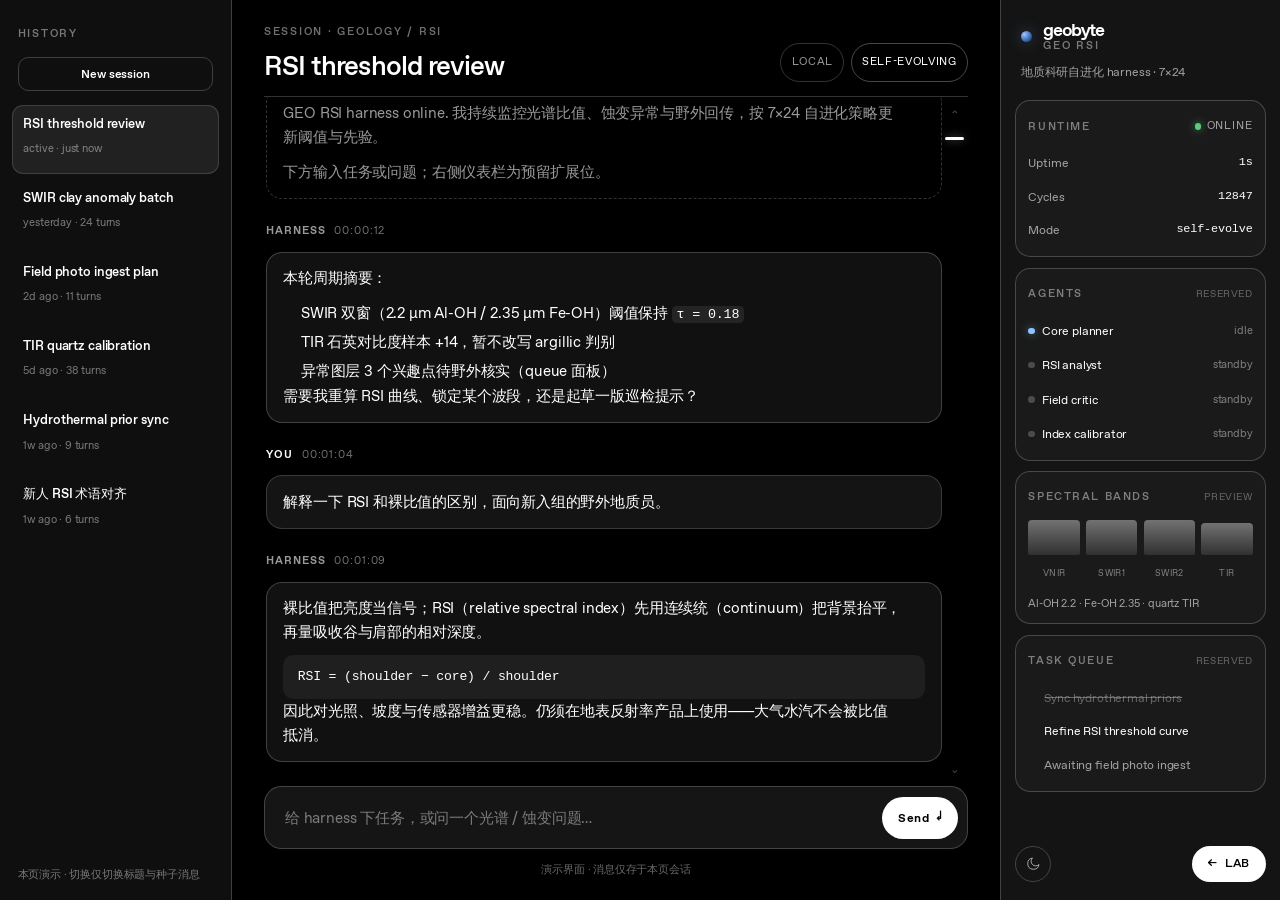
<file: geo-rsi.html>
<!DOCTYPE html>
<html lang="zh-CN" dir="ltr"><head><meta charset="utf-8"/><meta content="width=device-width, initial-scale=1" name="viewport"/>
<title>GEO RSI · Geobyte Lab</title>
<meta content="GEO RSI — 面向地质科研的 7×24 自进化 harness 对话界面，Geobyte Lab。" name="description"/>
<link href="assets/geobyte-mark.svg" rel="icon" type="image/svg+xml"/>
<link data-precedence="next" href="styles/2d_e1vds64ouo.css" rel="stylesheet"/>
<link data-precedence="next" href="styles/025xl3bqxvqx6.css" rel="stylesheet"/>
<link data-precedence="next" href="styles/1iarv0m1jl2oe.css" rel="stylesheet"/>
<link data-precedence="next" href="styles/1c3l7ofa-vr4e.css" rel="stylesheet"/>
<link data-precedence="next" href="styles/011mcu7n6v7o0.css" rel="stylesheet"/>
<link data-precedence="next" href="styles/0y9_y8-vlpmn1.css" rel="stylesheet"/>
<link href="local-effects.css" rel="stylesheet"/>
</head>
<body class="text-p1 text-primary-100 dark bg-background">
<!--geobyte-theme-boot--><script>(function(){try{if(localStorage.getItem('geobyte-theme')==='light'){document.documentElement.classList.add('light');document.body.classList.remove('dark');document.body.classList.add('light');}}catch(e){}try{if(!matchMedia('(prefers-reduced-motion: reduce)').matches){var d=JSON.parse(sessionStorage.getItem('geobyte-page-cover'));if(d&&d.color&&Date.now()-(d.at||0)<4000){var p=document.createElement('div');p.id='geobyte-cover';p.style.cssText='position:fixed;inset:0;z-index:9999;background:'+d.color;document.body.appendChild(p);setTimeout(function(){if(p.parentNode)p.remove();},2500);}}}catch(e){}})();</script>

<div class="harness-shell" id="harnessApp">
  <!-- Right rail: reserved instrument panels -->
  <aside class="harness-rail" aria-label="Harness instruments">
    <div class="harness-rail-top">
      <div class="harness-brand" id="rsiBadge">
        <span class="harness-brand-mark" aria-hidden="true"></span>
        <span class="harness-brand-text">
          <strong class="local-geobyte-wordmark">geobyte</strong>
          <span class="harness-brand-sub">GEO RSI</span>
        </span>
      </div>
      <p class="harness-tagline">地质科研自进化 harness · 7×24</p>
    </div>

    <div class="harness-panels">
      <section class="harness-panel" data-panel="runtime">
        <header class="harness-panel-head">
          <h2>Runtime</h2>
          <span class="harness-live" aria-live="polite"><i></i> online</span>
        </header>
        <dl class="harness-kv">
          <div><dt>Uptime</dt><dd id="statUptime">—</dd></div>
          <div><dt>Cycles</dt><dd id="statCycles">—</dd></div>
          <div><dt>Mode</dt><dd>self-evolve</dd></div>
        </dl>
      </section>

      <section class="harness-panel" data-panel="agents">
        <header class="harness-panel-head">
          <h2>Agents</h2>
          <span class="harness-panel-hint">reserved</span>
        </header>
        <ul class="harness-agent-list" id="agentList">
          <li><span class="harness-dot active"></span><span>Core planner</span><em>idle</em></li>
          <li><span class="harness-dot"></span><span>RSI analyst</span><em>standby</em></li>
          <li><span class="harness-dot"></span><span>Field critic</span><em>standby</em></li>
          <li><span class="harness-dot"></span><span>Index calibrator</span><em>standby</em></li>
        </ul>
      </section>

      <section class="harness-panel" data-panel="bands">
        <header class="harness-panel-head">
          <h2>Spectral bands</h2>
          <span class="harness-panel-hint">preview</span>
        </header>
        <div class="harness-band-bars" aria-hidden="true">
          <div class="harness-bar" style="--h:72%"><span>VNIR</span></div>
          <div class="harness-bar" style="--h:88%"><span>SWIR1</span></div>
          <div class="harness-bar" style="--h:64%"><span>SWIR2</span></div>
          <div class="harness-bar" style="--h:48%"><span>TIR</span></div>
        </div>
        <p class="harness-panel-foot">Al-OH 2.2 · Fe-OH 2.35 · quartz TIR</p>
      </section>

      <section class="harness-panel" data-panel="queue">
        <header class="harness-panel-head">
          <h2>Task queue</h2>
          <span class="harness-panel-hint">reserved</span>
        </header>
        <ol class="harness-queue" id="taskQueue">
          <li class="is-done">Sync hydrothermal priors</li>
          <li class="is-active">Refine RSI threshold curve</li>
          <li>Awaiting field photo ingest</li>
        </ol>
      </section>
    </div>

    <footer class="harness-rail-foot">
      <button aria-label="Switch to light theme" class="local-theme-btn harness-theme" id="themeBtn" type="button">
        <svg aria-hidden="true" class="local-theme-icon-dark" fill="none" height="16" stroke="currentColor" stroke-width="1.5" viewbox="0 0 24 24" width="16"><path d="M21 12.8A8.5 8.5 0 1 1 11.2 3a6.6 6.6 0 0 0 9.8 9.8Z"></path></svg>
        <svg aria-hidden="true" class="local-theme-icon-light" fill="none" height="16" stroke="currentColor" stroke-width="1.5" viewbox="0 0 24 24" width="16"><circle cx="12" cy="12" r="4.2"></circle><path d="M12 2.2v2.4M12 19.4v2.4M2.2 12h2.4M19.2 12h2.4M5.1 5.1l1.7 1.7M17.2 17.2l1.7 1.7M18.9 5.1l-1.7 1.7M6.8 17.2l-1.7 1.7"></path></svg>
      </button>
      <a class="harness-back" href="index.html" data-geo-rsi-cover data-geo-rsi-anchor=".local-geo-rsi-cta">
        <span aria-hidden="true">←</span> Lab
      </a>
    </footer>
  </aside>

  <!-- Left: conversation history list -->
  <aside class="harness-history" aria-label="Conversation history">
    <div class="harness-history-head">
      <p class="harness-history-label">History</p>
      <button type="button" class="harness-new-session" id="newSessionBtn">New session</button>
    </div>
    <nav class="harness-history-list" id="historyList" aria-label="Past sessions">
      <a class="harness-history-item is-active" href="#session-current" data-session="current" aria-current="page">
        <span class="harness-history-title">RSI threshold review</span>
        <span class="harness-history-meta">active · just now</span>
      </a>
      <a class="harness-history-item" href="#session-swir" data-session="swir">
        <span class="harness-history-title">SWIR clay anomaly batch</span>
        <span class="harness-history-meta">yesterday · 24 turns</span>
      </a>
      <a class="harness-history-item" href="#session-field" data-session="field">
        <span class="harness-history-title">Field photo ingest plan</span>
        <span class="harness-history-meta">2d ago · 11 turns</span>
      </a>
      <a class="harness-history-item" href="#session-tir" data-session="tir">
        <span class="harness-history-title">TIR quartz calibration</span>
        <span class="harness-history-meta">5d ago · 38 turns</span>
      </a>
      <a class="harness-history-item" href="#session-priors" data-session="priors">
        <span class="harness-history-title">Hydrothermal prior sync</span>
        <span class="harness-history-meta">1w ago · 9 turns</span>
      </a>
      <a class="harness-history-item" href="#session-glossary" data-session="glossary">
        <span class="harness-history-title">新人 RSI 术语对齐</span>
        <span class="harness-history-meta">1w ago · 6 turns</span>
      </a>
    </nav>
    <p class="harness-history-foot">本页演示 · 切换仅切换标题与种子消息</p>
  </aside>

  <!-- Center: current conversation -->
  <main class="harness-main">
    <header class="harness-top">
      <div class="harness-top-left">
        <p class="harness-eyebrow" id="sessionEyebrow">session · geology / rsi</p>
        <h1 class="harness-title" id="sessionTitle">RSI threshold review</h1>
      </div>
      <div class="harness-top-meta">
        <span class="harness-chip">local</span>
        <span class="harness-chip harness-chip-accent">self-evolving</span>
      </div>
    </header>

    <div class="harness-body">
      <div class="harness-chat" id="chatLog" role="log" aria-live="polite" aria-relevant="additions" aria-label="Harness conversation">
        <article class="harness-msg system">
          <div class="harness-msg-meta"><span class="harness-msg-role">system</span><time>boot</time></div>
          <div class="harness-msg-body">
            <p>GEO RSI harness online. 我持续监控光谱比值、蚀变异常与野外回传，按 7×24 自进化策略更新阈值与先验。</p>
            <p class="harness-muted">下方输入任务或问题；右侧仪表栏为预留扩展位。</p>
          </div>
        </article>

        <article class="harness-msg assistant">
          <div class="harness-msg-meta"><span class="harness-msg-role">harness</span><time>00:00:12</time></div>
          <div class="harness-msg-body">
            <p>本轮周期摘要：</p>
            <ul>
              <li>SWIR 双窗（2.2 µm Al-OH / 2.35 µm Fe-OH）阈值保持 <code>τ = 0.18</code></li>
              <li>TIR 石英对比度样本 +14，暂不改写 argillic 判别</li>
              <li>异常图层 3 个兴趣点待野外核实（queue 面板）</li>
            </ul>
            <p>需要我重算 RSI 曲线、锁定某个波段，还是起草一版巡检提示？</p>
          </div>
        </article>

        <article class="harness-msg user">
          <div class="harness-msg-meta"><span class="harness-msg-role">you</span><time>00:01:04</time></div>
          <div class="harness-msg-body">
            <p>解释一下 RSI 和裸比值的区别，面向新入组的野外地质员。</p>
          </div>
        </article>

        <article class="harness-msg assistant">
          <div class="harness-msg-meta"><span class="harness-msg-role">harness</span><time>00:01:09</time></div>
          <div class="harness-msg-body">
            <p>裸比值把亮度当信号；RSI（relative spectral index）先用连续统（continuum）把背景抬平，再量吸收谷与肩部的相对深度。</p>
            <pre class="harness-code">RSI = (shoulder − core) / shoulder</pre>
            <p>因此对光照、坡度与传感器增益更稳。仍须在地表反射率产品上使用——大气水汽不会被比值抵消。</p>
          </div>
        </article>
      </div>

      <!-- Grok-style scrub: horizontal ticks; hover shows a fade-in label list -->
      <aside class="harness-scrub" id="chatScrub" aria-label="Conversation scrubber">
        <button type="button" class="harness-scrub-end" id="scrubUp" aria-label="Scroll to previous turn">⌃</button>
        <div class="harness-scrub-track" id="scrubTrack" role="listbox" aria-label="User message positions"></div>
        <div class="harness-scrub-pop" id="scrubPop" aria-hidden="true"></div>
        <button type="button" class="harness-scrub-end" id="scrubDown" aria-label="Scroll to next turn">⌄</button>
      </aside>
    </div>

    <form class="harness-composer" id="composer" autocomplete="off">
      <label class="sr-only" for="composerInput">Message the harness</label>
      <textarea id="composerInput" class="harness-input" rows="1" placeholder="给 harness 下任务，或问一个光谱 / 蚀变问题…"></textarea>
      <button type="submit" class="harness-send" id="sendBtn">
        <span>Send</span>
        <span aria-hidden="true">↵</span>
      </button>
    </form>
    <p class="harness-composer-hint">演示界面 · 消息仅存于本页会话</p>
  </main>
</div>

<script src="local-effects.js"></script>
<script src="geo-rsi.js"></script>
</body></html>
</file>
<file: styles/2d_e1vds64ouo.css>
.factoryEditorial-module__7vhR2G__heroGrid{padding:calc(var(--sci-chapter-entry,64px) + clamp(24px, 2.5vw, 32px)) 0 0;grid-template-columns:minmax(0,1fr);place-items:start center;display:grid}.factoryEditorial-module__7vhR2G__heroCopy{text-align:center;width:100%;min-width:0;max-width:910px}.factoryEditorial-module__7vhR2G__heroTitle{font-size:var(--type-h2-size);line-height:var(--type-h2-line);letter-spacing:var(--type-h2-track);font-weight:var(--type-h2-weight);text-wrap:balance;--type-h2-size:clamp(34px, 4.75vw, 58px);--type-h2-line:1.1;--type-h2-weight:var(--font-weight-normal);color:var(--sci-blue-800)}.factoryEditorial-module__7vhR2G__heroCopy .factoryEditorial-module__7vhR2G__heroLead,.factoryEditorial-module__7vhR2G__chapterHeader>p{font-size:var(--type-p1-size);line-height:var(--type-p1-line);letter-spacing:var(--type-p1-track);font-weight:var(--type-p1-weight);text-wrap:pretty}.factoryEditorial-module__7vhR2G__heroCopy .factoryEditorial-module__7vhR2G__heroLead{max-width:650px;color:var(--color-primary-100);margin-inline:auto;margin-top:25px!important}.factoryEditorial-module__7vhR2G__section{--sci-chapter-heading-entry:var(--factory-section-space,80px);--sci-subsection-entry:var(--factory-section-space,80px);padding-bottom:0}@media screen{.factoryEditorial-module__7vhR2G__section[data-story-transition=architecture]{margin-bottom:var(--sci-section-gap,40px);border-bottom:0}}.factoryEditorial-module__7vhR2G__evidence{--component-container-max-width:var(--sci-width);--component-container-gutter:0px;width:calc(100% - var(--sci-gutter) * 2);padding-top:clamp(40px,5vw,72px)}.factoryEditorial-module__7vhR2G__capabilityFigure{text-align:left;width:min(100%,910px);min-width:0;margin:clamp(24px,3vw,40px) auto 0}.factoryEditorial-module__7vhR2G__chapterHeader{max-width:760px;padding:var(--sci-chapter-content-gap,32px) 0 var(--factory-content-space,40px);text-align:center;gap:18px;margin-inline:auto;display:grid}.factoryEditorial-module__7vhR2G__chapterHeader>p{max-width:830px;color:var(--color-primary-100)}.factoryEditorial-module__7vhR2G__referenceWorkflow{width:100%;min-width:0}.factoryEditorial-module__7vhR2G__diagramHeader{width:100%;margin:0 auto var(--factory-content-space,40px);text-align:center}.factoryEditorial-module__7vhR2G__diagramHeader p{font-size:var(--type-p1-size);line-height:var(--type-p1-line);letter-spacing:var(--type-p1-track);font-weight:var(--type-p1-weight);max-width:760px;margin:var(--sci-chapter-content-gap,32px) auto 0;color:var(--color-text-secondary);text-wrap:pretty}.factoryEditorial-module__7vhR2G__building{padding-bottom:var(--sci-chapter-exit,clamp(52px, 6vw, 88px))}
.CodeBlock-module__omZ69a__syntaxHighlight .hljs-keyword{color:var(--color-syntax-keyword,var(--color-syntax-keyword))}.CodeBlock-module__omZ69a__syntaxHighlight .hljs-number{color:var(--color-syntax-data,var(--color-syntax-data))}.CodeBlock-module__omZ69a__syntaxHighlight .hljs-string{color:var(--color-syntax-string,var(--color-syntax-string))}.CodeBlock-module__omZ69a__syntaxHighlight .hljs-comment{color:var(--color-syntax-comment,var(--color-syntax-comment))}.CodeBlock-module__omZ69a__syntaxHighlight .hljs-variable{color:var(--color-syntax-variable,var(--color-syntax-variable))}.CodeBlock-module__omZ69a__syntaxHighlight .hljs-title.function_{color:var(--color-syntax-function,var(--color-syntax-function))}.CodeBlock-module__omZ69a__syntaxHighlight .hljs-params{color:var(--color-syntax-string,var(--color-syntax-string))}.CodeBlock-module__omZ69a__syntaxHighlight .hljs-punctuation{color:var(--color-syntax-operator,var(--color-syntax-operator))}.CodeBlock-module__omZ69a__syntaxHighlight .hljs-built_in{color:var(--color-syntax-function,var(--color-syntax-function))}
.FactoryFurtherReading-module__6XgrCq__section{scroll-margin-top:calc(var(--spacing) * 8);container:factory-further-reading/inline-size}.FactoryFurtherReading-module__6XgrCq__playCue{color:#fff;background:#0000007a}.FactoryFurtherReading-module__6XgrCq__section .FactoryFurtherReading-module__6XgrCq__reading{margin:32px auto 0}.FactoryFurtherReading-module__6XgrCq__metadata>*{text-box-trim:trim-both;text-box-edge:cap alphabetic}.FactoryFurtherReading-module__6XgrCq__featured:hover h4,.FactoryFurtherReading-module__6XgrCq__resourceLink:hover .FactoryFurtherReading-module__6XgrCq__resourceTitle{text-underline-offset:4px;text-decoration:underline}.FactoryFurtherReading-module__6XgrCq__featured:focus-visible,.FactoryFurtherReading-module__6XgrCq__resourceLink:focus-visible,.FactoryFurtherReading-module__6XgrCq__readMore:focus-visible{outline:2px solid var(--color-ring);outline-offset:4px}@container factory-further-reading (max-width:640px){.FactoryFurtherReading-module__6XgrCq__heading{margin-bottom:32px}.FactoryFurtherReading-module__6XgrCq__featured{gap:calc(var(--spacing) * 6);grid-template-columns:minmax(0,1fr);padding-right:0}.FactoryFurtherReading-module__6XgrCq__thumbnail{border-radius:5px 5px 0 0}.FactoryFurtherReading-module__6XgrCq__featuredCopy{padding:0 24px 24px}.FactoryFurtherReading-module__6XgrCq__section .FactoryFurtherReading-module__6XgrCq__reading{margin-top:calc(var(--spacing) * 4)}.FactoryFurtherReading-module__6XgrCq__resourceLink{gap:calc(var(--spacing) * 2);padding:calc(var(--spacing) * 6) 0;grid-template-columns:minmax(0,1fr)}.FactoryFurtherReading-module__6XgrCq__metadata{gap:var(--spacing) calc(var(--spacing) * 4);flex-wrap:wrap;padding-top:0;line-height:1.6;display:flex}.FactoryFurtherReading-module__6XgrCq__metadata>*{text-box-trim:none}}@media (max-width:767px){.FactoryFurtherReading-module__6XgrCq__section{margin-top:80px}.FactoryFurtherReading-module__6XgrCq__heading h3{font-size:var(--factory-subtitle-size,26px)}}
.ui-module__PtZzUa__segmentedControl{--segment-size:32px;--segment-radius:8px;--segment-gutter:12px;--segment-font-size:14px;max-width:100%;min-height:var(--segment-size);border-radius:var(--segment-radius);background:var(--segmented-control-background,color-mix(in srgb, var(--sci-blue-800,#000944) 7%, transparent));font-family:var(--font-sans,inherit);font-size:var(--segment-font-size);scrollbar-width:none;flex-wrap:nowrap;gap:2px;padding:2px;font-weight:600;display:inline-flex;overflow-x:auto}.ui-module__PtZzUa__segmentedControl[data-size=sm]{--segment-size:28px;--segment-gutter:10px}.ui-module__PtZzUa__segmentedControl[data-size=lg]{--segment-size:36px}.ui-module__PtZzUa__segmentedControl[data-size=xl]{--segment-size:40px;--segment-radius:10px;--segment-gutter:14px}.ui-module__PtZzUa__segmentedControl[data-size="2xl"]{--segment-size:44px;--segment-radius:12px;--segment-gutter:16px;--segment-font-size:16px}.ui-module__PtZzUa__segmentedControl[data-block]{width:100%;display:flex}.ui-module__PtZzUa__segmentedControl[data-block] .ui-module__PtZzUa__segmentedOption{flex:1 1 0}.ui-module__PtZzUa__segmentedControl[data-pill]{--segment-radius:999px}.ui-module__PtZzUa__segmentedControl[data-variant=ghost]{background:0 0}.ui-module__PtZzUa__segmentedOption{cursor:pointer;flex:none;display:flex;position:relative}.ui-module__PtZzUa__segmentedInput{clip-path:inset(50%);white-space:nowrap;width:1px;height:1px;margin:-1px;position:absolute;overflow:hidden}.ui-module__PtZzUa__segmentedLabel{width:100%;min-height:calc(var(--segment-size) - 4px);padding-inline:var(--segment-gutter);border-radius:max(0px, calc(var(--segment-radius) - 2px));color:var(--color-text-secondary,var(--sci-blue-800,#000944));text-align:center;white-space:nowrap;justify-content:center;align-items:center;line-height:1.25;transition:background-color .15s,color .15s;display:flex}.ui-module__PtZzUa__segmentedInput:checked+.ui-module__PtZzUa__segmentedLabel{background:var(--segmented-control-thumb-background,var(--color-surface,white));color:var(--color-text-emphasis,var(--color-text,#000944));box-shadow:0 1px 3px #00094414}.ui-module__PtZzUa__segmentedInput:focus-visible+.ui-module__PtZzUa__segmentedLabel{outline:2px solid var(--color-ring,var(--sci-blue-800,#000944));outline-offset:-2px}.ui-module__PtZzUa__segmentedOption[data-disabled]{cursor:not-allowed;opacity:.5}@media (hover:hover) and (pointer:fine){.ui-module__PtZzUa__segmentedOption[data-state=off]:not([data-disabled]):hover .ui-module__PtZzUa__segmentedLabel{background:color-mix(in srgb, var(--sci-blue-800,#000944) 6%, transparent);color:var(--color-text,#000944)}}@media (prefers-reduced-motion:reduce){.ui-module__PtZzUa__segmentedLabel{transition:none}}
.FactorySectionNavigation-module__U0f4la__navigation{z-index:20;width:fit-content;max-width:calc(100% - var(--sci-gutter,20px) * 2);overscroll-behavior-x:contain;scrollbar-width:none;border:1px solid var(--color-border);background:var(--color-surface);border-radius:999px;justify-content:start;gap:4px;margin:160px auto 0;padding:3px;display:flex;position:sticky;top:12px;overflow-x:auto}.FactorySectionNavigation-module__U0f4la__navigation a{min-height:40px;color:var(--color-text-emphasis);border-radius:999px;flex:none;align-items:center;gap:4px;padding:8px 16px;font-size:14px;line-height:1.4;text-decoration:none;display:flex}.FactorySectionNavigation-module__U0f4la__navigation a span{font-variant-numeric:tabular-nums;direction:ltr;unicode-bidi:isolate}.FactorySectionNavigation-module__U0f4la__navigation a span:after{content:"."}.FactorySectionNavigation-module__U0f4la__navigation a[aria-current],.FactorySectionNavigation-module__U0f4la__navigation a:hover{background:var(--color-surface-tertiary);color:var(--color-text-emphasis)}.FactorySectionNavigation-module__U0f4la__navigation a:focus-visible{outline:2px solid var(--color-brand-blue-500);outline-offset:-2px}.FactorySectionNavigation-module__U0f4la__page :is([id=the-defense-factory],[id=openai-case-study],[id=getting-started]),.FactorySectionNavigation-module__U0f4la__page.FactorySectionNavigation-module__U0f4la__page [id=factory-infrastructure]:target{scroll-margin-top:88px}.FactorySectionNavigation-module__U0f4la__page.FactorySectionNavigation-module__U0f4la__page [id=reference-architecture]:target{scroll-margin-top:calc(88px - var(--sci-chapter-heading-entry,0px))}@media (max-width:767px){.FactorySectionNavigation-module__U0f4la__navigation{margin-top:80px;top:8px}.FactorySectionNavigation-module__U0f4la__navigation a{padding:8px 12px;font-size:13px}}@media print{.FactorySectionNavigation-module__U0f4la__navigation{display:none}}
.FactoryPlaybookCta-module__OyT3CG__pageClosingLayout #scientific-response{border-bottom:0;padding-bottom:0}.FactoryPlaybookCta-module__OyT3CG__section{margin-top:var(--factory-section-space,80px);scroll-margin-top:64px;container:factory-cta/inline-size}.FactoryPlaybookCta-module__OyT3CG__heading{margin:0 auto var(--factory-content-space,40px)}.FactoryPlaybookCta-module__OyT3CG__heading h2{--type-h2-size:var(--factory-title-size,64px);--type-h2-line:1.05;--type-h2-weight:var(--font-weight-normal);--type-h2-track:-.02em}.FactoryPlaybookCta-module__OyT3CG__heading .FactoryPlaybookCta-module__OyT3CG__introduction{margin:16px auto 0}.FactoryPlaybookCta-module__OyT3CG__step{grid-template-rows:subgrid;grid-row:span 3}.FactoryPlaybookCta-module__OyT3CG__copyTitle{font-size:var(--factory-copy-title-size,22px)}.FactoryPlaybookCta-module__OyT3CG__actionGroup{min-height:94px}.FactoryPlaybookCta-module__OyT3CG__action{background:var(--color-primary-100);height:auto;min-height:44px;color:var(--color-secondary-100);white-space:normal;border-radius:999px;gap:12px;padding:12px 20px;font-size:14px;line-height:20px}.FactoryPlaybookCta-module__OyT3CG__action:hover{background:var(--color-primary-80)}.FactoryPlaybookCta-module__OyT3CG__action:focus-visible{outline:2px solid var(--color-ring);outline-offset:4px}.FactoryPlaybookCta-module__OyT3CG__action:disabled{background:var(--color-surface-tertiary);color:var(--color-text-secondary);opacity:1;cursor:not-allowed}.FactoryPlaybookCta-module__OyT3CG__connector{top:calc(50% - 8px);width:16px;height:16px;color:var(--color-text-secondary);position:absolute;inset-inline-end:-25px}.FactoryPlaybookCta-module__OyT3CG__connector:is(:lang(ae),:lang(ar),:lang(arc),:lang(bcc),:lang(bqi),:lang(ckb),:lang(dv),:lang(fa),:lang(glk),:lang(he),:lang(ku),:lang(mzn),:lang(nqo),:lang(pnb),:lang(ps),:lang(sd),:lang(ug),:lang(ur),:lang(yi)){transform:scaleX(-1)}.FactoryPlaybookCta-module__OyT3CG__section .FactoryPlaybookCta-module__OyT3CG__customer{margin-top:64px}@container factory-cta (max-width:760px){.FactoryPlaybookCta-module__OyT3CG__heading{text-align:start;margin-bottom:32px}.FactoryPlaybookCta-module__OyT3CG__steps{grid-template-columns:minmax(0,1fr);gap:48px}.FactoryPlaybookCta-module__OyT3CG__step{grid-row:auto;grid-template-rows:auto 1fr auto;padding:24px}.FactoryPlaybookCta-module__OyT3CG__actionGroup{min-height:0}.FactoryPlaybookCta-module__OyT3CG__section .FactoryPlaybookCta-module__OyT3CG__customer{text-align:start;margin-top:32px}.FactoryPlaybookCta-module__OyT3CG__connector{top:calc(100% + 16px);inset-inline-end:calc(50% - 8px);transform:rotate(90deg)}.FactoryPlaybookCta-module__OyT3CG__connector:is(:lang(ae),:lang(ar),:lang(arc),:lang(bcc),:lang(bqi),:lang(ckb),:lang(dv),:lang(fa),:lang(glk),:lang(he),:lang(ku),:lang(mzn),:lang(nqo),:lang(pnb),:lang(ps),:lang(sd),:lang(ug),:lang(ur),:lang(yi)){top:calc(100% + 16px);inset-inline-end:calc(50% - 8px);transform:rotate(90deg)}}@media (max-width:767px){.FactoryPlaybookCta-module__OyT3CG__heading h2{--type-h2-size:var(--factory-title-size,36px);--type-h2-line:1.12}}@media print{.FactoryPlaybookCta-module__OyT3CG__section{margin-inline:0;-moz-column-break-inside:avoid;break-inside:avoid;width:100%;margin-top:48px;margin-bottom:0}}
.ArchitectureTypes-module__3dw8rq__srOnly{clip-path:inset(50%);white-space:nowrap;border:0;width:1px;height:1px;padding:0;position:absolute;overflow:hidden}
.Popover-module__8VsZRG__popoverEnterExitAnimations{transition-timing-function:var(--transition-timing-function-primary);--popover-enter-animation-name:enter;--popover-exit-animation-name:exit}.Popover-module__8VsZRG__popoverEnterExitAnimations[data-state=open]{--tw-enter-opacity:initial;--tw-enter-scale:initial;--tw-enter-rotate:initial;--tw-enter-translate-x:initial;--tw-enter-translate-y:initial;--tw-duration:var(--transition-duration-long,.4s);transition-duration:var(--transition-duration-long,.4s);transition-duration:var(--transition-duration-long);animation-name:Popover-module__8VsZRG__enter;animation-duration:.4s;animation-name:var(--popover-enter-animation-name)}.Popover-module__8VsZRG__popoverEnterExitAnimations[data-state=open][data-side=bottom]{--tw-enter-opacity:0;--tw-enter-translate-y:-.5rem}.Popover-module__8VsZRG__popoverEnterExitAnimations[data-state=open][data-side=top]{--tw-enter-opacity:0;--tw-enter-translate-y:.5rem}.Popover-module__8VsZRG__popoverEnterExitAnimations[data-state=open][data-side=left]{--tw-enter-opacity:0;--tw-enter-translate-x:.5rem}.Popover-module__8VsZRG__popoverEnterExitAnimations[data-state=open][data-side=right]{--tw-enter-opacity:0;--tw-enter-translate-x:-.5rem}.Popover-module__8VsZRG__popoverEnterExitAnimations[data-state=closed]{--tw-exit-opacity:initial;--tw-exit-scale:initial;--tw-exit-rotate:initial;--tw-exit-translate-x:initial;--tw-exit-translate-y:initial;--tw-duration:var(--transition-duration-short,.2s);transition-duration:var(--transition-duration-short,.2s);transition-duration:var(--transition-duration-short);animation-name:Popover-module__8VsZRG__exit;animation-duration:.2s;animation-name:var(--popover-exit-animation-name)}.Popover-module__8VsZRG__popoverEnterExitAnimations[data-state=closed][data-side=bottom]{--tw-exit-opacity:0;--tw-exit-translate-y:-.5rem}.Popover-module__8VsZRG__popoverEnterExitAnimations[data-state=closed][data-side=top]{--tw-exit-opacity:0;--tw-exit-translate-y:.5rem}.Popover-module__8VsZRG__popoverEnterExitAnimations[data-state=closed][data-side=left]{--tw-exit-opacity:0;--tw-exit-translate-x:.5rem}.Popover-module__8VsZRG__popoverEnterExitAnimations[data-state=closed][data-side=right]{--tw-exit-opacity:0;--tw-exit-translate-x:-.5rem}@property --tw-duration{syntax:"*";inherits:false}
.ArchitectureToggletip-module__uaZ1Ka__trigger{min-width:0;min-height:24px;color:inherit;font:inherit;text-align:left;text-decoration-line:underline;text-decoration-style:dotted;-webkit-text-decoration-color:var(--lightningcss-light,#8f8f8f)var(--lightningcss-dark,var(--color-text-tertiary,var(--color-primary-solid-60)));text-decoration-color:var(--lightningcss-light,#8f8f8f)var(--lightningcss-dark,var(--color-text-tertiary,var(--color-primary-solid-60)));text-underline-offset:4px;cursor:pointer;pointer-events:auto;background:0 0;border:0;border-radius:2px;margin:-2px 0;padding:2px 0}.ArchitectureToggletip-module__uaZ1Ka__trigger>strong{font:inherit}.ArchitectureToggletip-module__uaZ1Ka__trigger:hover,.ArchitectureToggletip-module__uaZ1Ka__trigger[aria-expanded=true]{text-decoration-style:solid;text-decoration-color:currentColor}.ArchitectureToggletip-module__uaZ1Ka__trigger:focus-visible,.ArchitectureToggletip-module__uaZ1Ka__close:focus-visible,.ArchitectureToggletip-module__uaZ1Ka__links a:focus-visible{outline-offset:4px;outline:2px solid}.ArchitectureToggletip-module__uaZ1Ka__panel{box-sizing:border-box;width:min(328px,100vw - 24px);min-width:0;max-height:min(calc(100dvh - 24px), var(--radix-popover-content-available-height));overscroll-behavior:contain;border:1px solid var(--lightningcss-light,#cdcdcd)var(--lightningcss-dark,var(--color-border,var(--color-primary-12)));background:var(--lightningcss-light,#fff)var(--lightningcss-dark,var(--color-surface-secondary,var(--color-primary-solid-4)));color:var(--lightningcss-light,#000)var(--lightningcss-dark,var(--color-text-emphasis,var(--color-primary-100)));font-family:var(--font-sans);text-align:left;overflow-wrap:anywhere;pointer-events:auto;border-radius:12px;margin:0;padding:20px;overflow:auto;box-shadow:0 8px 28px var(--lightningcss-light,#0000001f)var(--lightningcss-dark,#00000073)}.ArchitectureToggletip-module__uaZ1Ka__panel:focus-visible{outline-offset:-1px;outline:1px solid}.ArchitectureToggletip-module__uaZ1Ka__panel[role=dialog][data-state=open]{animation-name:ArchitectureToggletip-module__uaZ1Ka__panel-enter}.ArchitectureToggletip-module__uaZ1Ka__panel[role=dialog][data-state=closed]{animation-name:ArchitectureToggletip-module__uaZ1Ka__panel-exit}@keyframes ArchitectureToggletip-module__uaZ1Ka__panel-enter{0%{opacity:var(--tw-enter-opacity,1);transform:translate3d(var(--tw-enter-translate-x,0), var(--tw-enter-translate-y,0), 0)}}@keyframes ArchitectureToggletip-module__uaZ1Ka__panel-exit{to{opacity:var(--tw-exit-opacity,1);transform:translate3d(var(--tw-exit-translate-x,0), var(--tw-exit-translate-y,0), 0)}}.ArchitectureToggletip-module__uaZ1Ka__panelHeader{align-items:flex-start;gap:12px;display:flex}.ArchitectureToggletip-module__uaZ1Ka__panelHeader>h4{color:inherit;font-size:15px;font-weight:var(--font-weight-medium);flex:1;margin:0;line-height:1.5}.ArchitectureToggletip-module__uaZ1Ka__close{width:28px;height:28px;color:var(--lightningcss-light,#5d5d5d)var(--lightningcss-dark,var(--color-text-secondary,var(--color-primary-solid-80)));font:inherit;cursor:pointer;background:0 0;border:0;border-radius:50%;flex:0 0 28px;justify-content:center;align-items:center;margin:-3px -4px 0 0;padding:0;font-size:22px;line-height:1;display:flex}.ArchitectureToggletip-module__uaZ1Ka__close:hover{background:var(--lightningcss-light,#f5f5f5)var(--lightningcss-dark,var(--color-surface-tertiary,var(--color-primary-solid-12)));color:var(--lightningcss-light,#000)var(--lightningcss-dark,var(--color-text-emphasis,var(--color-primary-100)))}.ArchitectureToggletip-module__uaZ1Ka__panel .ArchitectureToggletip-module__uaZ1Ka__description{color:var(--lightningcss-light,#5d5d5d)var(--lightningcss-dark,var(--color-text-secondary,var(--color-primary-solid-80)));margin:12px 0 0;font-size:14px;line-height:1.6}.ArchitectureToggletip-module__uaZ1Ka__panel .ArchitectureToggletip-module__uaZ1Ka__links{flex-direction:column;align-items:flex-start;gap:8px;margin:16px 0 0;padding:0;font-size:14px;line-height:1.6;list-style:none;display:flex}.ArchitectureToggletip-module__uaZ1Ka__links a{color:inherit;text-underline-offset:3px;border-radius:2px;padding-block:2px;text-decoration:underline;display:inline-block}.ArchitectureToggletip-module__uaZ1Ka__panel .ArchitectureToggletip-module__uaZ1Ka__origin{color:var(--lightningcss-light,#5d5d5d)var(--lightningcss-dark,var(--color-text-secondary,var(--color-primary-solid-80)));margin:4px 0 0;font-size:12px;line-height:1.5}.ArchitectureToggletip-module__uaZ1Ka__links .ArchitectureToggletip-module__uaZ1Ka__description{margin-top:6px}.ArchitectureToggletip-module__uaZ1Ka__links li+li:has(.ArchitectureToggletip-module__uaZ1Ka__description){border-top:1px solid var(--lightningcss-light,#dedede)var(--lightningcss-dark,var(--color-border,var(--color-primary-12)));margin-top:8px;padding-top:12px}@media (pointer:coarse){.ArchitectureToggletip-module__uaZ1Ka__trigger{min-height:40px}.ArchitectureToggletip-module__uaZ1Ka__close{flex-basis:40px;width:40px;height:40px}.ArchitectureToggletip-module__uaZ1Ka__links a{padding-block:8px}}@media print{.ArchitectureToggletip-module__uaZ1Ka__trigger{text-decoration:none}.ArchitectureToggletip-module__uaZ1Ka__panel{display:none}}
.ArchitectureAnnotation-module__kWCCQG__trigger{min-height:24px;color:inherit;font:inherit;text-align:inherit;text-underline-offset:4px;cursor:pointer;background:0 0;border:0;border-radius:2px;margin:-2px 0;padding:2px 0;-webkit-text-decoration:underline dotted var(--lightningcss-light,#c2c2c2)var(--lightningcss-dark,#717171);text-decoration:underline dotted var(--lightningcss-light,#c2c2c2)var(--lightningcss-dark,#717171);text-decoration-thickness:1px}.ArchitectureAnnotation-module__kWCCQG__trigger:hover,.ArchitectureAnnotation-module__kWCCQG__trigger[aria-expanded=true]{text-decoration-color:var(--lightningcss-light,#929292)var(--lightningcss-dark,#a0a0a0)}.ArchitectureAnnotation-module__kWCCQG__trigger:focus-visible{outline:2px solid var(--color-ring,#0169cc);outline-offset:4px}.ArchitectureAnnotation-module__kWCCQG__panel{box-sizing:border-box;width:min(340px,100vw - 32px);min-width:0;max-height:min(calc(100dvh - 32px), var(--radix-popover-content-available-height));overscroll-behavior:contain;background:var(--lightningcss-light,#fff)var(--lightningcss-dark,var(--color-surface-secondary,#242424));color:var(--lightningcss-light,#181818)var(--lightningcss-dark,var(--color-text-emphasis,#f1f1f1));font-family:var(--font-sans);text-align:start;overflow-wrap:anywhere;border:1px solid var(--lightningcss-light,#dedede)var(--lightningcss-dark,#474747);border-radius:10px;padding:22px;overflow:auto;box-shadow:0 12px 40px var(--lightningcss-light,#00000026)var(--lightningcss-dark,#0006)}.ArchitectureAnnotation-module__kWCCQG__panel[data-state]{animation:none}.ArchitectureAnnotation-module__kWCCQG__panel[data-state=closed]{display:none}.ArchitectureAnnotation-module__kWCCQG__panel:focus-visible{outline-offset:-1px;outline:1px solid}.ArchitectureAnnotation-module__kWCCQG__panel .ArchitectureAnnotation-module__kWCCQG__description{color:inherit;margin:14px 0 0;font-size:14px;line-height:1.65}.ArchitectureAnnotation-module__kWCCQG__panel .ArchitectureAnnotation-module__kWCCQG__origin{color:var(--lightningcss-light,#646464)var(--lightningcss-dark,#bcbcbc);margin:8px 0 0;font-size:12px;line-height:1.5}.ArchitectureAnnotation-module__kWCCQG__panel .ArchitectureAnnotation-module__kWCCQG__links{gap:10px;margin:16px 0 0;padding:0;font-size:14px;list-style:none;display:grid}.ArchitectureAnnotation-module__kWCCQG__content>:first-child{margin-top:0}.ArchitectureAnnotation-module__kWCCQG__links a:focus-visible{outline:2px solid var(--color-ring,#0169cc);outline-offset:3px}@media (pointer:coarse){.ArchitectureAnnotation-module__kWCCQG__trigger{min-height:40px}}@media print{.ArchitectureAnnotation-module__kWCCQG__trigger{text-decoration:none}.ArchitectureAnnotation-module__kWCCQG__panel{display:none}}
.ReferenceArchitectureDiagram-module__USP2FW__figure{--reference-ink:var(--lightningcss-light,#181818)var(--lightningcss-dark,var(--color-text-emphasis,var(--color-primary-100)));--reference-secondary:var(--lightningcss-light,#626262)var(--lightningcss-dark,var(--color-text-secondary,var(--color-primary-solid-80)));--reference-line:var(--lightningcss-light,#8f8f8f)var(--lightningcss-dark,var(--color-primary-solid-60));--reference-surface:var(--lightningcss-light,#fff)var(--lightningcss-dark,var(--color-surface,var(--color-background)));--reference-panel:var(--lightningcss-light,#f7f7f8)var(--lightningcss-dark,var(--color-surface-secondary,var(--color-primary-solid-4)));--reference-border:var(--lightningcss-light,#dedede)var(--lightningcss-dark,var(--color-border,var(--color-primary-12)));min-width:0;font-family:var(--font-sans);margin:0;container-type:inline-size}.ReferenceArchitectureDiagram-module__USP2FW__figure,.ReferenceArchitectureDiagram-module__USP2FW__figure *{box-sizing:border-box}.ReferenceArchitectureDiagram-module__USP2FW__descriptionPanel{border:1px solid var(--reference-border);background:var(--reference-panel);text-align:left;border-bottom:0;border-radius:8px 8px 0 0;padding:24px 32px}.ReferenceArchitectureDiagram-module__USP2FW__figure .ReferenceArchitectureDiagram-module__USP2FW__descriptionCopy{font-size:var(--type-p1-size);line-height:var(--type-p1-line);letter-spacing:var(--type-p1-track);font-weight:var(--type-p1-weight);text-wrap:pretty;color:var(--color-primary-100);margin:0}.ReferenceArchitectureDiagram-module__USP2FW__viewport{overscroll-behavior-x:contain;border:1px solid var(--reference-border);background:var(--reference-surface);scrollbar-color:var(--lightningcss-light,#a5a5a5)var(--lightningcss-dark,var(--color-primary-solid-44)) var(--lightningcss-light,#f4f4f4)var(--lightningcss-dark,var(--reference-panel));scrollbar-width:thin;border-radius:0 0 8px 8px;width:100%;min-width:0;max-width:100%;overflow:auto}.ReferenceArchitectureDiagram-module__USP2FW__viewport:focus-visible{outline:2px solid var(--color-ring,#0169cc);outline-offset:3px}.ReferenceArchitectureDiagram-module__USP2FW__canvas{width:100%;min-width:1080px;color:var(--reference-ink);background-image:radial-gradient(var(--lightningcss-light,#dcdcdc)var(--lightningcss-dark,var(--color-border,var(--color-primary-12))) .75px, transparent .75px);background-position:3px 3px;background-size:8px 8px;position:relative}.ReferenceArchitectureDiagram-module__USP2FW__connections{pointer-events:none;width:100%;height:100%;position:absolute;inset:0;overflow:visible}.ReferenceArchitectureDiagram-module__USP2FW__connection,.ReferenceArchitectureDiagram-module__USP2FW__arrow{fill:none;stroke:var(--reference-line);stroke-width:1.25px;stroke-linecap:round;stroke-linejoin:miter}.ReferenceArchitectureDiagram-module__USP2FW__divider{fill:none;stroke:var(--lightningcss-light,#e1e1e1)var(--lightningcss-dark,var(--color-border-subtle,var(--color-primary-12)));stroke-width:1px}.ReferenceArchitectureDiagram-module__USP2FW__junction{fill:var(--reference-line)}.ReferenceArchitectureDiagram-module__USP2FW__laneTitle{width:33.3333%;color:var(--reference-secondary);font:13px/1.5 var(--font-mono);text-align:center;margin:0;position:absolute;top:28px;left:0}.ReferenceArchitectureDiagram-module__USP2FW__labelSurface{background:var(--reference-surface);padding:0 4px;display:inline-block}.ReferenceArchitectureDiagram-module__USP2FW__node,.ReferenceArchitectureDiagram-module__USP2FW__environment{position:absolute}.ReferenceArchitectureDiagram-module__USP2FW__environment{border:1px dashed var(--lightningcss-light,#a1a1a1)var(--lightningcss-dark,var(--color-primary-solid-44));border-radius:8px}.ReferenceArchitectureDiagram-module__USP2FW__environmentHeading{background:var(--reference-surface);border-radius:7px 7px 0 0;gap:4px;padding:12px 16px 0;display:grid}.ReferenceArchitectureDiagram-module__USP2FW__environmentHeading>p{color:var(--reference-secondary);font:13px/1.5 var(--font-mono);margin:0}.ReferenceArchitectureDiagram-module__USP2FW__environmentSubheading{color:var(--reference-secondary);flex-wrap:wrap;justify-content:space-between;align-items:baseline;gap:2px 10px;font-size:13px;line-height:1.5;display:flex}.ReferenceArchitectureDiagram-module__USP2FW__environmentSubheading>span{min-width:0}.ReferenceArchitectureDiagram-module__USP2FW__environmentTrigger{color:inherit;font:inherit;text-align:inherit;text-underline-offset:4px;cursor:pointer;background:0 0;border:0;padding:0;-webkit-text-decoration:underline dotted;text-decoration:underline dotted}.ReferenceArchitectureDiagram-module__USP2FW__environmentTrigger:focus-visible{outline:2px solid var(--color-ring,#0169cc);outline-offset:3px}.ReferenceArchitectureDiagram-module__USP2FW__card,.ReferenceArchitectureDiagram-module__USP2FW__swatch{--reference-card-background:var(--reference-panel);--reference-card-border:var(--lightningcss-light,#d0d0d4)var(--lightningcss-dark,var(--color-border,var(--color-primary-12)))}.ReferenceArchitectureDiagram-module__USP2FW__card{border:1px solid var(--reference-card-border);background:var(--reference-card-background);width:100%;min-width:0;height:100%;color:var(--reference-ink);font:inherit;text-align:left;border-radius:8px;flex-direction:column;justify-content:center;gap:6px;margin:0;padding:10px 16px;display:flex;position:relative}button.ReferenceArchitectureDiagram-module__USP2FW__card{appearance:none;cursor:pointer;transition:background-color var(--transition-duration-short,.2s) ease-in-out, border-color var(--transition-duration-short,.2s) ease-in-out}.ReferenceArchitectureDiagram-module__USP2FW__card[data-reference-type=third-party],.ReferenceArchitectureDiagram-module__USP2FW__swatch[data-reference-type=third-party]{--reference-card-border:var(--color-brand-blue-100);--reference-card-background:var(--factory-accent-subtle,var(--color-brand-blue-50))}.ReferenceArchitectureDiagram-module__USP2FW__card[data-reference-type=openai],.ReferenceArchitectureDiagram-module__USP2FW__swatch[data-reference-type=openai]{--reference-card-border:var(--lightningcss-light,#262626)var(--lightningcss-dark,var(--color-primary-solid-44));--reference-card-background:var(--reference-surface);border-width:1.5px}.ReferenceArchitectureDiagram-module__USP2FW__card[data-reference-type=skill],.ReferenceArchitectureDiagram-module__USP2FW__swatch[data-reference-type=skill]{--reference-card-border:var(--lightningcss-light,var(--color-primitive-purple-100,#c9b1f6))var(--lightningcss-dark,var(--color-brand-purple-300));--reference-card-background:var(--lightningcss-light,var(--color-primitive-purple-50,#ede5fc))var(--lightningcss-dark,var(--color-brand-purple-50))}button.ReferenceArchitectureDiagram-module__USP2FW__card:focus-visible,button.ReferenceArchitectureDiagram-module__USP2FW__card[data-state=open]{border-color:var(--reference-card-border)}@supports (color:color-mix(in lab, red, red)){button.ReferenceArchitectureDiagram-module__USP2FW__card:focus-visible,button.ReferenceArchitectureDiagram-module__USP2FW__card[data-state=open]{border-color:color-mix(in srgb, var(--reference-card-border) 72%, var(--reference-ink))}}button.ReferenceArchitectureDiagram-module__USP2FW__card:focus-visible,button.ReferenceArchitectureDiagram-module__USP2FW__card[data-state=open]{background-color:var(--reference-card-background)}@supports (color:color-mix(in lab, red, red)){button.ReferenceArchitectureDiagram-module__USP2FW__card:focus-visible,button.ReferenceArchitectureDiagram-module__USP2FW__card[data-state=open]{background-color:color-mix(in srgb, var(--reference-card-background) 96%, var(--reference-ink))}}button.ReferenceArchitectureDiagram-module__USP2FW__card:focus-visible{outline:2px solid var(--color-ring,#0169cc);outline-offset:3px}@media (hover:hover){button.ReferenceArchitectureDiagram-module__USP2FW__card:hover{border-color:var(--reference-card-border)}@supports (color:color-mix(in lab, red, red)){button.ReferenceArchitectureDiagram-module__USP2FW__card:hover{border-color:color-mix(in srgb, var(--reference-card-border) 72%, var(--reference-ink))}}button.ReferenceArchitectureDiagram-module__USP2FW__card:hover{background-color:var(--reference-card-background)}@supports (color:color-mix(in lab, red, red)){button.ReferenceArchitectureDiagram-module__USP2FW__card:hover{background-color:color-mix(in srgb, var(--reference-card-background) 96%, var(--reference-ink))}}}.ReferenceArchitectureDiagram-module__USP2FW__card[data-reference-provider=openai] .ReferenceArchitectureDiagram-module__USP2FW__cardCopy{padding-right:28px}.ReferenceArchitectureDiagram-module__USP2FW__skillBlossom{width:20px;height:20px;color:var(--reference-ink);pointer-events:none;position:absolute;top:12px;right:12px}.ReferenceArchitectureDiagram-module__USP2FW__cardCopy{text-align:left;flex-direction:column;flex:1;justify-content:center;gap:4px;min-width:0;display:flex}.ReferenceArchitectureDiagram-module__USP2FW__cardName{color:var(--reference-ink);text-wrap:pretty;font-size:16px;font-weight:400;line-height:1.35;display:block}.ReferenceArchitectureDiagram-module__USP2FW__secondary{color:var(--reference-secondary);font-size:13px;line-height:1.4;display:block}.ReferenceArchitectureDiagram-module__USP2FW__cardFooter{justify-content:space-between;align-items:center;gap:8px;display:flex}.ReferenceArchitectureDiagram-module__USP2FW__badge{border:1px solid var(--lightningcss-light,var(--color-primitive-purple-100,#c9b1f6))var(--lightningcss-dark,var(--color-brand-purple-300));color:var(--lightningcss-light,var(--color-primitive-purple-700,#4e2f88))var(--lightningcss-dark,var(--color-brand-purple-700));border-radius:4px;padding:1px 7px;font-size:11px;font-weight:500;line-height:1.5}.ReferenceArchitectureDiagram-module__USP2FW__cardFooter .ReferenceArchitectureDiagram-module__USP2FW__details{text-underline-offset:4px;margin-left:auto;text-decoration-line:underline;text-decoration-style:dotted}.ReferenceArchitectureDiagram-module__USP2FW__figure .ReferenceArchitectureDiagram-module__USP2FW__details{min-height:24px;color:var(--reference-secondary);margin-block:0;font-size:12px;font-weight:400;line-height:1.5}.ReferenceArchitectureDiagram-module__USP2FW__environmentSubheading a{color:inherit;text-decoration-line:underline;-webkit-text-decoration-color:var(--lightningcss-light,#1818183d)var(--lightningcss-dark,var(--color-primary-44));text-decoration-color:var(--lightningcss-light,#1818183d)var(--lightningcss-dark,var(--color-primary-44));text-underline-offset:3px;border-radius:2px}.ReferenceArchitectureDiagram-module__USP2FW__environmentSubheading a:hover{text-decoration-color:currentColor}.ReferenceArchitectureDiagram-module__USP2FW__environmentSubheading a:focus-visible{outline:2px solid var(--color-ring,#0169cc);outline-offset:3px}.ReferenceArchitectureDiagram-module__USP2FW__figure .ReferenceArchitectureDiagram-module__USP2FW__legend{color:var(--color-text-secondary,#626262);flex-wrap:wrap;justify-content:center;gap:12px 28px;margin:24px 0 0;padding:0;font-size:13px;line-height:1.5;list-style:none;display:flex}.ReferenceArchitectureDiagram-module__USP2FW__legend>li{align-items:center;gap:9px;display:inline-flex}.ReferenceArchitectureDiagram-module__USP2FW__swatch{border:1px solid var(--reference-card-border);background:var(--reference-card-background);border-radius:50%;flex:0 0 12px;width:12px;height:12px}.ReferenceArchitectureDiagram-module__USP2FW__swatch[data-reference-type=environment]{border:1px dashed var(--lightningcss-light,#8f8f8f)var(--lightningcss-dark,var(--color-primary-solid-44));background:0 0;border-radius:2px}.ReferenceArchitectureDiagram-module__USP2FW__figure .ReferenceArchitectureDiagram-module__USP2FW__caption{max-width:760px;color:var(--color-text-secondary,#626262);text-align:center;margin:16px auto 0;font-size:14px;line-height:1.6}.ReferenceArchitectureDiagram-module__USP2FW__figure .ReferenceArchitectureDiagram-module__USP2FW__scrollHint{color:var(--color-text-secondary,#626262);margin:16px 0 0;font-size:12px;line-height:1.5;display:none}.ReferenceArchitectureDiagram-module__USP2FW__srOnly{clip-path:inset(50%);white-space:nowrap;border:0;width:1px;height:1px;padding:0;position:absolute;overflow:hidden}@container (max-width:1080px){.ReferenceArchitectureDiagram-module__USP2FW__figure .ReferenceArchitectureDiagram-module__USP2FW__scrollHint{display:block}}@container (max-width:600px){.ReferenceArchitectureDiagram-module__USP2FW__descriptionPanel{padding:20px}}@media (prefers-reduced-motion:reduce){button.ReferenceArchitectureDiagram-module__USP2FW__card{transition:none}}@media print{.ReferenceArchitectureDiagram-module__USP2FW__figure{--lightningcss-light:initial;--lightningcss-dark: ;color-scheme:light;-moz-column-break-inside:avoid;break-inside:avoid}.ReferenceArchitectureDiagram-module__USP2FW__viewport{overflow:visible}.ReferenceArchitectureDiagram-module__USP2FW__canvas{background:0 0;grid-template-columns:repeat(3,minmax(0,1fr));align-items:start;gap:16px;min-width:0;padding:16px;display:grid;height:auto!important}.ReferenceArchitectureDiagram-module__USP2FW__canvas>div,.ReferenceArchitectureDiagram-module__USP2FW__environment{gap:10px;display:grid}.ReferenceArchitectureDiagram-module__USP2FW__node,.ReferenceArchitectureDiagram-module__USP2FW__environment,.ReferenceArchitectureDiagram-module__USP2FW__laneTitle{position:static;width:auto!important;height:auto!important}.ReferenceArchitectureDiagram-module__USP2FW__environment{padding:10px}.ReferenceArchitectureDiagram-module__USP2FW__environmentHeading{padding:0}.ReferenceArchitectureDiagram-module__USP2FW__card,button.ReferenceArchitectureDiagram-module__USP2FW__card,button.ReferenceArchitectureDiagram-module__USP2FW__card:hover,button.ReferenceArchitectureDiagram-module__USP2FW__card:focus-visible,button.ReferenceArchitectureDiagram-module__USP2FW__card[data-state=open]{border-color:var(--reference-card-border);background:var(--reference-card-background);outline:none;min-height:90px;transition:none}.ReferenceArchitectureDiagram-module__USP2FW__connections,.ReferenceArchitectureDiagram-module__USP2FW__figure .ReferenceArchitectureDiagram-module__USP2FW__scrollHint,.ReferenceArchitectureDiagram-module__USP2FW__figure .ReferenceArchitectureDiagram-module__USP2FW__details{display:none}}
.ReferenceArchitecture-module__NbsrqG__section{min-width:0;font-family:var(--font-sans);scroll-margin-top:32px;container-type:inline-size}.ReferenceArchitecture-module__NbsrqG__stages{min-width:0}.ReferenceArchitecture-module__NbsrqG__stagePanel[hidden]{display:none}.ReferenceArchitecture-module__NbsrqG__stageNavigation{justify-content:center;padding:0 0 32px;display:flex}.ReferenceArchitecture-module__NbsrqG__stageNavigation .ReferenceArchitecture-module__NbsrqG__stageControl{--segmented-control-background:var(--color-surface,#fff);--segmented-control-thumb-background:var(--color-surface-tertiary);border:1px solid var(--color-primary-12);width:fit-content;min-width:0;font-weight:var(--font-weight-medium);gap:8px;padding:3px}.ReferenceArchitecture-module__NbsrqG__stageNavigation .ReferenceArchitecture-module__NbsrqG__stageControl>label>span{min-height:40px;color:var(--color-text-emphasis);box-shadow:none;padding-inline:16px}.ReferenceArchitecture-module__NbsrqG__stageNavigation .ReferenceArchitecture-module__NbsrqG__stageControl>label>input:checked+span{box-shadow:none}@container (max-width:920px){.ReferenceArchitecture-module__NbsrqG__stageNavigation .ReferenceArchitecture-module__NbsrqG__stageControl[data-pill]{--segment-radius:22px;grid-template-columns:repeat(2,minmax(0,1fr));gap:2px;width:min(100%,440px);display:grid}.ReferenceArchitecture-module__NbsrqG__stageNavigation .ReferenceArchitecture-module__NbsrqG__stageControl>label{min-width:0}.ReferenceArchitecture-module__NbsrqG__stageNavigation .ReferenceArchitecture-module__NbsrqG__stageControl>label:last-child{grid-column:1/-1}.ReferenceArchitecture-module__NbsrqG__stageNavigation .ReferenceArchitecture-module__NbsrqG__stageControl>label>span{white-space:normal;text-wrap:balance;min-height:44px;padding:7px 10px;line-height:1.35}}@media print{.ReferenceArchitecture-module__NbsrqG__section{color:#000}.ReferenceArchitecture-module__NbsrqG__stages{gap:24px;display:grid}.ReferenceArchitecture-module__NbsrqG__stagePanel[hidden]{display:block}.ReferenceArchitecture-module__NbsrqG__stageNavigation{display:none}}
.SectionLabel-module__VY_OuW__divider{border-top:1px solid var(--sci-rule);grid-template-columns:minmax(0,1fr);align-items:baseline;gap:18px clamp(18px,2.4vw,34px);padding:25px 0 0;display:grid}.SectionLabel-module__VY_OuW__divider .SectionLabel-module__VY_OuW__title{font-size:var(--type-h2-size);line-height:var(--type-h2-line);letter-spacing:var(--type-h2-track);font-weight:var(--type-h2-weight);text-wrap:balance;--type-h2-size:clamp(27px, 2.75vw, 38px);--type-h2-line:1.2;--type-h2-weight:var(--font-weight-normal);width:100%;min-width:0;color:var(--sci-blue-800);text-align:center;margin-inline:auto}.SectionLabel-module__VY_OuW__divider.SectionLabel-module__VY_OuW__chapter{padding:var(--sci-chapter-entry,clamp(52px, 7vw, 96px)) 0 0;align-items:start;gap:clamp(24px,3vw,36px)}.SectionLabel-module__VY_OuW__chapter[data-has-intro=true]{gap:clamp(32px,4vw,48px);padding-top:clamp(64px,8vw,112px)}@media screen{.SectionLabel-module__VY_OuW__divider.SectionLabel-module__VY_OuW__chapter{padding-top:var(--sci-chapter-heading-entry,clamp(64px, 12.5vw, 96px));border-top:0}}@media screen and (min-width:1024px){.SectionLabel-module__VY_OuW__divider.SectionLabel-module__VY_OuW__chapter{padding-top:var(--sci-chapter-heading-entry,160px)}}.SectionLabel-module__VY_OuW__chapter .SectionLabel-module__VY_OuW__title{--type-h2-size:var(--factory-title-size,64px);--type-h2-line:1.05;--type-h2-weight:var(--font-weight-normal);letter-spacing:-.02em;text-wrap:balance;max-width:1000px}@media (max-width:767px){.SectionLabel-module__VY_OuW__divider{gap:11px 15px;padding:22px 0 0}.SectionLabel-module__VY_OuW__divider.SectionLabel-module__VY_OuW__chapter{gap:22px}.SectionLabel-module__VY_OuW__chapter .SectionLabel-module__VY_OuW__title{--type-h2-size:var(--factory-title-size,36px);--type-h2-line:1.12}}
.styles-module__q1z3Wq__root{--factory-section-space:80px;--factory-content-space:40px;--factory-title-size:36px;--factory-subtitle-size:26px;--factory-copy-title-size:20px;--type-p1-size:16px;--type-p1-line:26px;--factory-opening-header-height:var(--header-h,0px);--factory-accent:#0285ff;--factory-accent-strong:var(--color-brand-blue-500);--factory-accent-subtle:var(--color-brand-blue-50);--sci-background:var(--lightningcss-light,#fff)var(--lightningcss-dark,var(--color-background));--sci-blue-800:var(--color-brand-blue-800);--sci-blue-400:var(--factory-accent);--sci-blue-200:var(--color-brand-blue-100);--sci-red:var(--color-brand-red-400);--color-text:var(--lightningcss-light,#282828)var(--lightningcss-dark,var(--color-primary-solid-80));--color-text-emphasis:var(--lightningcss-light,#0d0d0d)var(--lightningcss-dark,var(--color-primary-100));--color-text-secondary:var(--lightningcss-light,#5d5d5d)var(--lightningcss-dark,var(--color-primary-solid-60));--color-text-tertiary:var(--lightningcss-light,#595959)var(--lightningcss-dark,var(--color-primary-solid-60));--color-surface:var(--lightningcss-light,#fff)var(--lightningcss-dark,var(--color-background));--color-surface-secondary:var(--lightningcss-light,#f9f9f9)var(--lightningcss-dark,var(--color-primary-solid-4));--color-surface-tertiary:var(--lightningcss-light,#f3f3f3)var(--lightningcss-dark,var(--color-primary-solid-12));--color-border:var(--lightningcss-light,oklab(15.9066% 0 0/.1))var(--lightningcss-dark,var(--color-primary-12));--color-border-strong:var(--lightningcss-light,oklab(15.9066% 0 0/.15))var(--lightningcss-dark,var(--color-primary-44));--color-border-subtle:var(--lightningcss-light,oklab(15.9066% 0 0/.05))var(--lightningcss-dark,var(--color-primary-4));--color-ring:var(--factory-accent);--color-background-primary-solid:var(--lightningcss-light,#181818)var(--lightningcss-dark,var(--color-primary-100));--color-background-primary-solid-hover:var(--lightningcss-light,#303030)var(--lightningcss-dark,var(--color-primary-solid-80));--color-background-secondary-ghost-hover:var(--lightningcss-light,oklab(15.9066% 0 0/.08))var(--lightningcss-dark,var(--color-primary-4));--color-text-primary-solid:var(--lightningcss-light,#fff)var(--lightningcss-dark,var(--color-background));--color-text-secondary-ghost:var(--color-text-secondary);--segmented-control-background:var(--lightningcss-light,#ededed)var(--lightningcss-dark,var(--color-primary-solid-4));--segmented-control-thumb-background:var(--lightningcss-light,#fff)var(--lightningcss-dark,var(--color-primary-solid-12));--radius-xs:.25rem;--radius-sm:.375rem;--radius-md:.5rem;--radius-lg:.625rem;--radius-xl:.75rem;--sci-gutter:clamp(20px, 2.222vw, 32px);--sci-width:1390px;--sci-muted-mark:#8f8f8f;--sci-rule:var(--sci-blue-800)}@supports (color:color-mix(in lab, red, red)){.styles-module__q1z3Wq__root{--sci-rule:color-mix(in srgb, var(--sci-blue-800) 19%, transparent)}}.styles-module__q1z3Wq__root{--sci-fine-rule:var(--sci-blue-800)}@supports (color:color-mix(in lab, red, red)){.styles-module__q1z3Wq__root{--sci-fine-rule:color-mix(in srgb, var(--sci-blue-800) 10%, transparent)}}.styles-module__q1z3Wq__root{min-height:100vh;color:var(--color-primary-100);background:var(--sci-background);font:var(--type-p1-size) / var(--type-p1-line) var(--font-sans);-webkit-font-smoothing:antialiased;position:relative;overflow:clip visible}.styles-module__q1z3Wq__root *,.styles-module__q1z3Wq__root :before,.styles-module__q1z3Wq__root :after{box-sizing:border-box}.styles-module__q1z3Wq__root :where(h1,h2,h3,h4,p,figure,dl,dd,ol,ul){margin:0}.styles-module__q1z3Wq__root :where(section[id],main[id],[id=main]){scroll-margin-top:30px}.styles-module__q1z3Wq__root :is([id=reference-architecture],[id=factory-infrastructure]):target{scroll-margin-top:calc(32px - var(--sci-chapter-heading-entry,0px))}@media (prefers-reduced-motion:no-preference){html:has(.styles-module__q1z3Wq__root [data-factory-navigating=true]){scroll-behavior:smooth}}.styles-module__q1z3Wq__root.styles-module__q1z3Wq__root ::selection{background:var(--color-text-emphasis);color:var(--color-surface)}.styles-module__q1z3Wq__root.styles-module__q1z3Wq__root svg text::selection{background:var(--color-text-emphasis);color:var(--color-surface)}.styles-module__q1z3Wq__root.styles-module__q1z3Wq__root svg text::selection{fill:currentColor}.styles-module__q1z3Wq__content{--component-container-max-width:var(--sci-width);--component-container-gutter:0px;width:calc(100% - var(--sci-gutter) * 2)}.styles-module__q1z3Wq__root[data-story-layout=narrow]{--factory-figure-inset:clamp(22px, 2.5vw, 32px);--factory-label-size:12px;--factory-support-size:13px;--sci-article-width:1120px;--sci-chapter-entry:clamp(52px, 7vw, 96px);--sci-chapter-exit:clamp(52px, 6vw, 88px);--sci-chapter-content-gap:clamp(28px, 3.2vw, 40px);--sci-section-gap:clamp(32px, 4.5vw, 56px)}.styles-module__q1z3Wq__root[data-story-layout=narrow] .styles-module__q1z3Wq__content{--component-container-max-width:var(--sci-article-width)}.styles-module__q1z3Wq__root[data-story-layout=narrow] .styles-module__q1z3Wq__content[data-content-width=wide]{--component-container-max-width:var(--sci-width);container:factory-opening/inline-size}.styles-module__q1z3Wq__root[data-story-layout=narrow] .styles-module__q1z3Wq__content[data-content-width=full]{--component-container-max-width:var(--sci-width)}.styles-module__q1z3Wq__opening,.styles-module__q1z3Wq__responseBand,.styles-module__q1z3Wq__operationBand{background:0 0}.styles-module__q1z3Wq__root :is(.styles-module__q1z3Wq__responseBand,.styles-module__q1z3Wq__operationBand) :is(h2,h3,h4){color:var(--lightningcss-light,#000)var(--lightningcss-dark,var(--color-text-emphasis))}.styles-module__q1z3Wq__root [data-loop-stage]{--factory-loop-accent:var(--factory-accent);--factory-loop-connector:var(--factory-accent)}@media screen and (min-width:768px){.styles-module__q1z3Wq__root{--factory-section-space:160px;--factory-content-space:80px;--factory-title-size:64px;--factory-subtitle-size:32px;--factory-copy-title-size:22px;--type-p1-line:28px}}@media screen and (min-width:1024px){.styles-module__q1z3Wq__root{--factory-section-space:256px}}@media print{.styles-module__q1z3Wq__theme{--color-background:#fff;--color-primary-2:#00000005;--color-primary-4:#0000000a;--color-primary-12:#0000001f;--color-primary-44:#00000070;--color-primary-60:#0009;--color-primary-80:#000c;--color-primary-100:#000;--color-secondary-100:#fff;--color-tertiary-100:#f1f1f1;--lightningcss-light:initial!important;--lightningcss-dark: !important;color-scheme:light!important}}@media (prefers-reduced-motion:reduce){.styles-module__q1z3Wq__root *,.styles-module__q1z3Wq__root :before,.styles-module__q1z3Wq__root :after{scroll-behavior:auto!important;transition-duration:.01ms!important;animation-duration:.01ms!important;animation-iteration-count:1!important}}
.DefenseFactoryDefinition-module__ng6OZW__definition{text-align:center;gap:12px;min-width:0;max-width:760px;margin-inline:auto;display:grid}.DefenseFactoryDefinition-module__ng6OZW__copy{font-size:var(--type-p1-size);line-height:var(--type-p1-line);letter-spacing:var(--type-p1-track);font-weight:var(--type-p1-weight);text-wrap:pretty;color:var(--color-primary-100)}
.FactoryArchitectureOverview-module__HL07wW__overview{--overview-surface:var(--color-surface,var(--color-background));--overview-panel:var(--color-primary-4);--overview-panel-padding:calc(var(--spacing) * 4);--overview-stroke:2px;--overview-label-width:220px;--overview-layer-gap:calc(var(--spacing) * 28);--overview-factory-border:var(--factory-accent,var(--color-brand-blue-500));background:var(--overview-surface);width:100%;min-width:0;color:var(--color-text-emphasis,var(--color-primary-100));font-family:var(--font-sans);margin:0;container:factory-architecture-overview/inline-size}.FactoryArchitectureOverview-module__HL07wW__composition{grid-template-columns:var(--overview-label-width) minmax(0, 1fr);align-items:center;gap:var(--overview-layer-gap);min-width:0;display:grid}.FactoryArchitectureOverview-module__HL07wW__systemDiagram{gap:calc(var(--spacing) * 7);grid-column:2;min-width:0;display:grid;position:relative}.FactoryArchitectureOverview-module__HL07wW__layer{--overview-border:var(--color-primary-44);gap:calc(var(--spacing) * 6);min-width:0;display:grid;position:relative}.FactoryArchitectureOverview-module__HL07wW__factoryLayer{--overview-border:var(--overview-factory-border)}.FactoryArchitectureOverview-module__HL07wW__layerLabel{min-width:0}.FactoryArchitectureOverview-module__HL07wW__layer>.FactoryArchitectureOverview-module__HL07wW__layerLabel{width:var(--overview-label-width);top:50%;position:absolute;inset-inline-end:calc(100% + var(--overview-layer-gap));translate:0 -50%}.FactoryArchitectureOverview-module__HL07wW__overview .FactoryArchitectureOverview-module__HL07wW__layerTitle{font-size:var(--type-h4-size);line-height:var(--type-h4-line);letter-spacing:var(--type-h4-track);font-weight:var(--type-h4-weight);text-wrap:pretty;color:var(--lightningcss-light,#000)var(--lightningcss-dark,var(--color-text-emphasis,var(--color-primary-100)));margin:0}.FactoryArchitectureOverview-module__HL07wW__overview .FactoryArchitectureOverview-module__HL07wW__layerDescription{font-size:var(--type-p1-size);line-height:var(--type-p1-line);letter-spacing:var(--type-p1-track);font-weight:var(--type-p1-weight);text-wrap:pretty;margin:calc(var(--spacing) * 3) 0 0;color:var(--color-primary-100)}.FactoryArchitectureOverview-module__HL07wW__layerDiagram{gap:calc(var(--spacing) * 5);min-width:0;display:grid;position:relative}.FactoryArchitectureOverview-module__HL07wW__systemDiagram:before{content:"";border-inline-start:var(--overview-stroke) solid var(--overview-factory-border);border-block:var(--overview-stroke) solid var(--overview-factory-border);width:16px;position:absolute;inset-block:0;inset-inline-start:calc(var(--spacing) * -10)}.FactoryArchitectureOverview-module__HL07wW__factoryLayer>.FactoryArchitectureOverview-module__HL07wW__layerLabel:after{content:"";width:calc(var(--spacing) * 4);border-top:var(--overview-stroke) solid var(--overview-factory-border);top:50%;position:absolute;inset-inline-start:calc(100% + var(--overview-layer-gap) - var(--spacing) * 14)}.FactoryArchitectureOverview-module__HL07wW__layer:not(.FactoryArchitectureOverview-module__HL07wW__factoryLayer)>.FactoryArchitectureOverview-module__HL07wW__layerDiagram:before{content:"";border-inline-start:var(--overview-stroke) solid var(--overview-border);position:absolute;inset-block:0;inset-inline-start:calc(var(--spacing) * -20)}.FactoryArchitectureOverview-module__HL07wW__layer:not(.FactoryArchitectureOverview-module__HL07wW__factoryLayer)>.FactoryArchitectureOverview-module__HL07wW__layerDiagram:after{content:"";width:calc(var(--spacing) * 4);border-top:var(--overview-stroke) solid var(--overview-border);top:50%;position:absolute;inset-inline-start:calc(var(--spacing) * -24)}.FactoryArchitectureOverview-module__HL07wW__group{border:0;min-width:0;margin:0;padding:0}.FactoryArchitectureOverview-module__HL07wW__context,.FactoryArchitectureOverview-module__HL07wW__execution{gap:calc(var(--spacing) * 3);min-width:0;padding:calc(var(--spacing) * 3);border:var(--overview-stroke) solid var(--overview-border);background:var(--overview-surface);border-radius:16px;grid-template-columns:repeat(3,minmax(0,1fr));display:grid}.FactoryArchitectureOverview-module__HL07wW__models{gap:calc(var(--spacing) * 3);min-width:0;display:grid}.FactoryArchitectureOverview-module__HL07wW__context .FactoryArchitectureOverview-module__HL07wW__panel{min-height:calc(var(--spacing) * 34)}.FactoryArchitectureOverview-module__HL07wW__panel,.FactoryArchitectureOverview-module__HL07wW__skills{min-width:0;padding:var(--overview-panel-padding);border-radius:var(--radius-md,8px);background:var(--overview-panel);box-shadow:inset 0 0 0 1px var(--color-primary-12)}.FactoryArchitectureOverview-module__HL07wW__panelTitle{font-size:var(--type-h5-size);line-height:var(--type-h5-line);letter-spacing:var(--type-h5-track);font-weight:var(--type-h5-weight);text-wrap:pretty;overflow-wrap:anywhere;display:block}.FactoryArchitectureOverview-module__HL07wW__environment{text-align:center;grid-area:2/1/auto/-1}.FactoryArchitectureOverview-module__HL07wW__overview .FactoryArchitectureOverview-module__HL07wW__description,.FactoryArchitectureOverview-module__HL07wW__overview .FactoryArchitectureOverview-module__HL07wW__agents{font-size:var(--type-p2-size);line-height:var(--type-p2-line);letter-spacing:var(--type-p2-track);font-weight:var(--type-p2-weight);text-wrap:pretty;margin:calc(var(--spacing) * 2) 0 0;color:var(--color-text-secondary,var(--color-brand-gray-500));overflow-wrap:anywhere}.FactoryArchitectureOverview-module__HL07wW__agents{padding:0;list-style:none}.FactoryArchitectureOverview-module__HL07wW__agents li{display:inline}.FactoryArchitectureOverview-module__HL07wW__agents li+li:before{content:" · "}.FactoryArchitectureOverview-module__HL07wW__skills{gap:calc(var(--spacing) * 3);flex-direction:column;display:flex}.FactoryArchitectureOverview-module__HL07wW__skillsBody{flex:1}.FactoryArchitectureOverview-module__HL07wW__customSkills{font-size:var(--type-p2-size);line-height:var(--type-p2-line);letter-spacing:var(--type-p2-track);font-weight:var(--type-p2-weight);text-wrap:pretty;padding:calc(var(--spacing) * 3) 0 0;border-top:1px solid var(--color-border,var(--color-brand-gray-200));margin:0}@container factory-architecture-overview (max-width:880px){.FactoryArchitectureOverview-module__HL07wW__composition{grid-template-columns:minmax(0,1fr)}.FactoryArchitectureOverview-module__HL07wW__systemDiagram{gap:calc(var(--spacing) * 10);grid-column:auto}.FactoryArchitectureOverview-module__HL07wW__overview .FactoryArchitectureOverview-module__HL07wW__layerDescription{max-width:60ch}.FactoryArchitectureOverview-module__HL07wW__systemDiagram:before,.FactoryArchitectureOverview-module__HL07wW__factoryLayer>.FactoryArchitectureOverview-module__HL07wW__layerLabel:after{display:none}.FactoryArchitectureOverview-module__HL07wW__layer>.FactoryArchitectureOverview-module__HL07wW__layerLabel{width:auto;position:static;translate:none}.FactoryArchitectureOverview-module__HL07wW__layer:not(.FactoryArchitectureOverview-module__HL07wW__factoryLayer)>.FactoryArchitectureOverview-module__HL07wW__layerDiagram:before,.FactoryArchitectureOverview-module__HL07wW__layer:not(.FactoryArchitectureOverview-module__HL07wW__factoryLayer)>.FactoryArchitectureOverview-module__HL07wW__layerDiagram:after{display:none}}@container factory-architecture-overview (max-width:600px){.FactoryArchitectureOverview-module__HL07wW__context,.FactoryArchitectureOverview-module__HL07wW__execution{grid-template-columns:minmax(0,1fr)}.FactoryArchitectureOverview-module__HL07wW__context .FactoryArchitectureOverview-module__HL07wW__panel{min-height:0}.FactoryArchitectureOverview-module__HL07wW__environment{text-align:start;grid-row:auto}}@media print{.FactoryArchitectureOverview-module__HL07wW__layer{-moz-column-break-inside:avoid;break-inside:avoid}}
.FactoryInfrastructure-module__tT2R_a__figure{--infra-line:var(--lightningcss-light,#d0d0d4)var(--lightningcss-dark,var(--color-border,var(--color-primary-12)));--infra-boundary:var(--lightningcss-light,#dedede)var(--lightningcss-dark,var(--color-border,var(--color-primary-12)));--infra-panel:var(--lightningcss-light,#f7f7f8)var(--lightningcss-dark,var(--color-surface-secondary));--infra-paper:var(--color-surface);--infra-radius:8px;--infra-label-size:16px;width:100%;min-width:0;color:var(--color-text-emphasis);font-family:var(--font-sans);margin:0 auto;font-size:16px;line-height:1.4;container:factory-infrastructure/inline-size}.FactoryInfrastructure-module__tT2R_a__network{border:1px solid var(--infra-boundary);border-radius:var(--infra-radius);background:var(--infra-paper);padding:28px 20px 20px;position:relative}.FactoryInfrastructure-module__tT2R_a__figure .FactoryInfrastructure-module__tT2R_a__networkHeader h3{font-size:19px;font-weight:var(--font-weight-medium);line-height:1.3}.FactoryInfrastructure-module__tT2R_a__networkHeader{margin-bottom:24px}.FactoryInfrastructure-module__tT2R_a__grid{isolation:isolate;grid-template-columns:minmax(190px,1fr) minmax(0,2.2fr) minmax(190px,1fr);gap:24px;display:grid;position:relative}.FactoryInfrastructure-module__tT2R_a__region{border:1px solid var(--infra-line);border-radius:var(--infra-radius);background:var(--infra-panel);min-width:0;padding:16px;position:relative}.FactoryInfrastructure-module__tT2R_a__regionHeader{z-index:2;position:relative}.FactoryInfrastructure-module__tT2R_a__figure .FactoryInfrastructure-module__tT2R_a__regionHeader h4{font-size:17px;font-weight:var(--font-weight-medium);line-height:1.3}.FactoryInfrastructure-module__tT2R_a__figure .FactoryInfrastructure-module__tT2R_a__regionHeader p{color:var(--color-text-secondary);text-wrap:pretty;margin:6px 0 16px;font-size:13px}.FactoryInfrastructure-module__tT2R_a__control{border-color:var(--color-brand-blue-100);background:var(--color-brand-blue-50);grid-area:1/2}@supports (color:color-mix(in lab, red, red)){.FactoryInfrastructure-module__tT2R_a__control{background:color-mix(in oklab, var(--color-brand-blue-50) 65%, var(--infra-paper))}}.FactoryInfrastructure-module__tT2R_a__data{border-color:var(--lightningcss-light,var(--color-primitive-purple-100))var(--lightningcss-dark,var(--color-brand-purple-300));background:var(--color-brand-purple-50);grid-area:2/2}@supports (color:color-mix(in lab, red, red)){.FactoryInfrastructure-module__tT2R_a__data{background:color-mix(in oklab, var(--color-brand-purple-50) 55%, var(--infra-paper))}}.FactoryInfrastructure-module__tT2R_a__security{border-color:var(--color-brand-green-100);background:var(--color-brand-green-50);grid-area:3/1/auto/-1}@supports (color:color-mix(in lab, red, red)){.FactoryInfrastructure-module__tT2R_a__security{background:color-mix(in oklab, var(--color-brand-green-50) 55%, var(--infra-paper))}}.FactoryInfrastructure-module__tT2R_a__developer{grid-area:1/1/3}.FactoryInfrastructure-module__tT2R_a__stores{grid-area:1/3/3}.FactoryInfrastructure-module__tT2R_a__node{z-index:2;border:1px solid var(--infra-line);border-radius:var(--infra-radius);background:var(--infra-paper);width:100%;min-width:0;color:inherit;font-family:inherit;font-size:var(--infra-label-size);font-weight:inherit;text-align:start;overflow-wrap:anywhere;align-items:center;gap:8px;padding:10px 12px;line-height:1.35;display:flex;position:relative}.FactoryInfrastructure-module__tT2R_a__nodeIcon{width:20px;height:20px;color:var(--color-text-secondary);flex:0 0 20px;display:block}.FactoryInfrastructure-module__tT2R_a__nodeLabel{min-width:0}.FactoryInfrastructure-module__tT2R_a__nodeTrigger{cursor:pointer}.FactoryInfrastructure-module__tT2R_a__nodeTrigger:hover,.FactoryInfrastructure-module__tT2R_a__nodeTrigger[aria-expanded=true]{border-color:var(--color-text-secondary)}.FactoryInfrastructure-module__tT2R_a__nodeTrigger:focus-visible{outline:2px solid var(--color-ring,#0169cc);outline-offset:3px}.FactoryInfrastructure-module__tT2R_a__pair,.FactoryInfrastructure-module__tT2R_a__environmentServices{grid-template-columns:repeat(2,minmax(0,1fr));gap:10px;display:grid}.FactoryInfrastructure-module__tT2R_a__proxy,.FactoryInfrastructure-module__tT2R_a__application{margin-top:10px}.FactoryInfrastructure-module__tT2R_a__items{gap:16px;margin-top:24px;display:grid}.FactoryInfrastructure-module__tT2R_a__stack{isolation:isolate;padding:0 8px 8px 0;position:relative}.FactoryInfrastructure-module__tT2R_a__stack:before,.FactoryInfrastructure-module__tT2R_a__stack:after{content:"";z-index:-1;border:1px solid var(--infra-line);border-radius:var(--infra-radius);background:var(--infra-panel);position:absolute;inset:8px 0 0 8px}.FactoryInfrastructure-module__tT2R_a__stack:after{background:var(--infra-paper);inset:4px}.FactoryInfrastructure-module__tT2R_a__environment{border:1px dashed var(--lightningcss-light,#a1a1a1)var(--lightningcss-dark,var(--color-primary-solid-44));border-radius:var(--infra-radius);background:var(--infra-paper);padding:12px;position:relative}.FactoryInfrastructure-module__tT2R_a__environmentHeader,.FactoryInfrastructure-module__tT2R_a__containerLabel{justify-content:space-between;align-items:baseline;gap:8px;margin-bottom:12px;display:flex}.FactoryInfrastructure-module__tT2R_a__figure .FactoryInfrastructure-module__tT2R_a__environmentHeader h5{font-size:var(--infra-label-size);font-weight:var(--font-weight-medium);line-height:1.3}.FactoryInfrastructure-module__tT2R_a__environmentHeader>span,.FactoryInfrastructure-module__tT2R_a__containerLabel{color:var(--color-text-secondary);font-size:13px}.FactoryInfrastructure-module__tT2R_a__environmentHeader>span{white-space:nowrap}.FactoryInfrastructure-module__tT2R_a__environmentServices{margin-top:14px}.FactoryInfrastructure-module__tT2R_a__identity{background:var(--color-brand-blue-50)}@supports (color:color-mix(in lab, red, red)){.FactoryInfrastructure-module__tT2R_a__identity{background:color-mix(in oklab, var(--color-brand-blue-50) 45%, var(--infra-paper))}}.FactoryInfrastructure-module__tT2R_a__monitor{background:var(--color-brand-green-50)}@supports (color:color-mix(in lab, red, red)){.FactoryInfrastructure-module__tT2R_a__monitor{background:color-mix(in oklab, var(--color-brand-green-50) 45%, var(--infra-paper))}}.FactoryInfrastructure-module__tT2R_a__containerLabel{margin-bottom:6px}.FactoryInfrastructure-module__tT2R_a__container{border:1px solid var(--infra-line);border-radius:var(--infra-radius);background:var(--infra-panel);padding:10px;position:relative}.FactoryInfrastructure-module__tT2R_a__figure .FactoryInfrastructure-module__tT2R_a__container h6{font-size:var(--infra-label-size);font-weight:var(--font-weight-medium);margin:0 0 10px;line-height:1.3}.FactoryInfrastructure-module__tT2R_a__signals{grid-template-columns:repeat(3,minmax(0,1fr));gap:12px;display:grid}.FactoryInfrastructure-module__tT2R_a__srOnly{clip-path:inset(50%);white-space:nowrap;width:1px;height:1px;position:absolute;overflow:hidden}@container factory-infrastructure (min-width:881px){.FactoryInfrastructure-module__tT2R_a__developer .FactoryInfrastructure-module__tT2R_a__regionHeader,.FactoryInfrastructure-module__tT2R_a__stores .FactoryInfrastructure-module__tT2R_a__regionHeader{min-height:84px}}@container factory-infrastructure (max-width:880px){.FactoryInfrastructure-module__tT2R_a__grid{grid-template-columns:repeat(2,minmax(0,1fr));gap:20px}.FactoryInfrastructure-module__tT2R_a__control,.FactoryInfrastructure-module__tT2R_a__data{grid-column:1/-1}.FactoryInfrastructure-module__tT2R_a__developer{grid-area:3/1}.FactoryInfrastructure-module__tT2R_a__stores{grid-area:3/2}.FactoryInfrastructure-module__tT2R_a__security{grid-row:4}.FactoryInfrastructure-module__tT2R_a__signals{grid-template-columns:repeat(2,minmax(0,1fr))}.FactoryInfrastructure-module__tT2R_a__signals .FactoryInfrastructure-module__tT2R_a__node:last-child{grid-column:1/-1}}@container factory-infrastructure (max-width:480px){.FactoryInfrastructure-module__tT2R_a__network{padding:24px 10px 10px}.FactoryInfrastructure-module__tT2R_a__region{padding:12px}.FactoryInfrastructure-module__tT2R_a__grid{-moz-column-gap:10px;column-gap:10px}.FactoryInfrastructure-module__tT2R_a__figure .FactoryInfrastructure-module__tT2R_a__regionHeader h4{font-size:16px}.FactoryInfrastructure-module__tT2R_a__node{padding:8px}.FactoryInfrastructure-module__tT2R_a__items .FactoryInfrastructure-module__tT2R_a__node,.FactoryInfrastructure-module__tT2R_a__signals .FactoryInfrastructure-module__tT2R_a__node{flex-direction:column;align-items:flex-start}.FactoryInfrastructure-module__tT2R_a__environment{padding:10px}.FactoryInfrastructure-module__tT2R_a__environmentHeader{flex-wrap:wrap}.FactoryInfrastructure-module__tT2R_a__pair,.FactoryInfrastructure-module__tT2R_a__environmentServices{grid-template-columns:minmax(0,1fr);gap:8px}}@container factory-infrastructure (max-width:320px){.FactoryInfrastructure-module__tT2R_a__developer,.FactoryInfrastructure-module__tT2R_a__stores{grid-column:1/-1}.FactoryInfrastructure-module__tT2R_a__stores{grid-row:4}.FactoryInfrastructure-module__tT2R_a__security{grid-row:5}.FactoryInfrastructure-module__tT2R_a__items{grid-template-columns:repeat(2,minmax(0,1fr))}.FactoryInfrastructure-module__tT2R_a__signals{grid-template-columns:minmax(0,1fr)}.FactoryInfrastructure-module__tT2R_a__signals .FactoryInfrastructure-module__tT2R_a__node{flex-direction:row;align-items:center}}@media print{.FactoryInfrastructure-module__tT2R_a__figure{-moz-column-break-inside:avoid;break-inside:avoid}}
.FactoryDefinitionSection-module__BrVLuq__content{gap:var(--sci-subsection-entry,80px);margin-top:12px;min-width:0;margin-inline:auto;display:grid}.FactoryDefinitionSection-module__BrVLuq__content>*{width:100%;max-width:var(--sci-article-width,1120px);margin-inline:auto}.FactoryDefinitionSection-module__BrVLuq__content [data-factory-definition]{max-width:912px}.FactoryDefinitionSection-module__BrVLuq__architecture{gap:var(--factory-content-space,40px);min-width:0;display:grid}.FactoryDefinitionSection-module__BrVLuq__infrastructure [data-section-divider]{text-align:center;border-top:0;padding:0}.FactoryDefinitionSection-module__BrVLuq__infrastructure [data-section-divider]>h3{max-width:912px;color:var(--color-text-emphasis);font-size:var(--factory-subtitle-size,32px);font-weight:var(--font-weight-normal);letter-spacing:-.02em;text-wrap:balance;margin-inline:auto;line-height:1.2}.FactoryDefinitionSection-module__BrVLuq__infrastructure [data-section-divider]+p{font-size:var(--type-p1-size);line-height:var(--type-p1-line);letter-spacing:var(--type-p1-track);font-weight:var(--type-p1-weight);text-wrap:pretty;width:min(100%,912px);max-width:912px;color:var(--color-primary-100);text-align:center;margin-top:12px;margin-inline:auto}.FactoryDefinitionSection-module__BrVLuq__infrastructure{--sci-chapter-heading-entry:0px;max-width:none}@media (min-width:768px){.FactoryDefinitionSection-module__BrVLuq__section>[data-section-divider]{padding-top:128px}}@media (max-width:767px){.FactoryDefinitionSection-module__BrVLuq__infrastructure [data-section-divider]>h3{font-size:var(--factory-subtitle-size,26px)}}
.FactoryTable-module__OLwhVW__comparison{container:factory-comparison/inline-size}.FactoryTable-module__OLwhVW__heading{text-align:center;padding-bottom:clamp(32px,5vw,64px)}.FactoryTable-module__OLwhVW__title{color:var(--color-text-emphasis);font-size:var(--factory-subtitle-size,32px);font-weight:var(--font-weight-normal);letter-spacing:-.02em;text-wrap:balance;line-height:1.2}.FactoryTable-module__OLwhVW__wrap{min-width:0;max-width:100%}.FactoryTable-module__OLwhVW__scrollHint{color:var(--color-text-secondary);margin-top:16px;font-size:13px;line-height:1.5;display:none}.FactoryTable-module__OLwhVW__wrap:focus-visible{outline:2px solid var(--color-ring,var(--sci-blue-800));outline-offset:-2px}.FactoryTable-module__OLwhVW__table{--comparison-arrow-color:var(--factory-accent,var(--color-brand-blue-500));--comparison-arrow-width:clamp(32px, 8cqw, 96px);--comparison-gap:24px;border-collapse:collapse;table-layout:fixed;width:100%;min-width:720px;font-family:var(--font-sans);text-align:start}.FactoryTable-module__OLwhVW__table th,.FactoryTable-module__OLwhVW__table td{padding-block:20px;padding-inline:0 var(--comparison-gap);border-bottom:1px solid var(--lightningcss-light,var(--color-text-emphasis))var(--lightningcss-dark,var(--color-border))}@supports (color:color-mix(in lab, red, red)){.FactoryTable-module__OLwhVW__table th,.FactoryTable-module__OLwhVW__table td{border-bottom:1px solid var(--lightningcss-light,color-mix(in srgb, var(--color-text-emphasis) 4%, transparent))var(--lightningcss-dark,var(--color-border))}}.FactoryTable-module__OLwhVW__table th,.FactoryTable-module__OLwhVW__table td{color:var(--color-text-emphasis);font-size:16px;font-weight:var(--font-weight-normal);vertical-align:middle;line-height:1.5}.FactoryTable-module__OLwhVW__table thead th{font-size:var(--type-p1-size);line-height:var(--type-p1-line);letter-spacing:var(--type-p1-track);font-weight:var(--type-p1-weight);text-wrap:pretty;color:var(--factory-accent-strong,var(--color-brand-blue-500));font-weight:var(--font-weight-semibold);text-align:start}.FactoryTable-module__OLwhVW__table thead th:first-child{width:22%}.FactoryTable-module__OLwhVW__table thead th:nth-child(2){width:26%}.FactoryTable-module__OLwhVW__table :is(th,td):last-child{padding-inline-end:0}.FactoryTable-module__OLwhVW__table tbody th,.FactoryTable-module__OLwhVW__table tbody td{font-size:var(--type-p1-size);line-height:var(--type-p1-line);letter-spacing:var(--type-p1-track);font-weight:var(--type-p1-weight);text-wrap:pretty;color:var(--color-primary-100)}.FactoryTable-module__OLwhVW__table tbody th{font-weight:var(--font-weight-semibold)}.FactoryTable-module__OLwhVW__approach{grid-template-columns:var(--comparison-arrow-width) minmax(0, 1fr);align-items:center;gap:var(--comparison-gap);display:grid}.FactoryTable-module__OLwhVW__approachCopy{grid-column:2}.FactoryTable-module__OLwhVW__connector{border-top:1px dotted var(--comparison-arrow-color);height:1px;position:relative}.FactoryTable-module__OLwhVW__connector:is(:lang(ae),:lang(ar),:lang(arc),:lang(bcc),:lang(bqi),:lang(ckb),:lang(dv),:lang(fa),:lang(glk),:lang(he),:lang(ku),:lang(mzn),:lang(nqo),:lang(pnb),:lang(ps),:lang(sd),:lang(ug),:lang(ur),:lang(yi)){transform:scaleX(-1)}.FactoryTable-module__OLwhVW__connector:after{border-top:1px solid var(--comparison-arrow-color);border-right:1px solid var(--comparison-arrow-color);content:"";width:5px;height:5px;position:absolute;top:-3px;right:0;transform:rotate(45deg)}@container factory-comparison (max-width:760px){.FactoryTable-module__OLwhVW__table{--comparison-gap:20px}}@container factory-comparison (max-width:719px){.FactoryTable-module__OLwhVW__scrollHint{display:block}}@media (max-width:767px){.FactoryTable-module__OLwhVW__title{font-size:var(--factory-subtitle-size,26px)}}
.CapabilityTrajectories-module__H-VL9q__figure{--capability-ink:var(--color-text-emphasis,#fff);--capability-defenses:var(--color-primitive-blue-100);--capability-open-weight:#ed6079;--capability-window:color-mix(in srgb, var(--capability-defenses) 20%, transparent);--capability-rule:color-mix(in srgb, var(--capability-ink) 22%, transparent);text-align:start;grid-area:chart;width:100%;min-width:0;max-width:1000px;margin:64px auto 0;container:capability-chart/inline-size}.CapabilityTrajectories-module__H-VL9q__legend,.CapabilityTrajectories-module__H-VL9q__yAxisLabel,.CapabilityTrajectories-module__H-VL9q__timeLabel,.CapabilityTrajectories-module__H-VL9q__implementationLabel{color:var(--capability-ink);font:400 14px / 1.4 var(--font-sans)}.CapabilityTrajectories-module__H-VL9q__chart{--capability-label-space:168px;--capability-axis-space:36px;--capability-axis-label-offset:24px;--capability-plot-height:clamp(360px, 32vw, 420px);margin-right:var(--capability-label-space);margin-left:var(--capability-axis-space);padding-block:32px 28px}.CapabilityTrajectories-module__H-VL9q__plot{height:var(--capability-plot-height);position:relative}.CapabilityTrajectories-module__H-VL9q__drawing{height:100%;position:relative}.CapabilityTrajectories-module__H-VL9q__annotations{color:var(--capability-ink);font:400 14px / 1.4 var(--font-sans);pointer-events:none;position:absolute;inset:0}.CapabilityTrajectories-module__H-VL9q__yAxisLabel{top:calc(var(--capability-axis-y) / 2);left:calc(-1 * var(--capability-axis-label-offset));color:var(--color-text-secondary);white-space:nowrap;margin:0;position:absolute;transform:translate(-50%,-50%)rotate(-90deg)}.CapabilityTrajectories-module__H-VL9q__svg{width:100%;height:100%;display:block;overflow:visible}.CapabilityTrajectories-module__H-VL9q__frontier,.CapabilityTrajectories-module__H-VL9q__defenses,.CapabilityTrajectories-module__H-VL9q__openWeight{fill:none;stroke:var(--capability-ink);stroke-width:1.75px;stroke-linecap:round;stroke-linejoin:round}.CapabilityTrajectories-module__H-VL9q__defenses{stroke:var(--capability-defenses);stroke-width:2px}.CapabilityTrajectories-module__H-VL9q__openWeight{stroke:var(--capability-open-weight)}.CapabilityTrajectories-module__H-VL9q__axis,.CapabilityTrajectories-module__H-VL9q__implementationMarker{fill:none;stroke:var(--capability-rule);stroke-width:1px}.CapabilityTrajectories-module__H-VL9q__implementationMarker{stroke:var(--capability-defenses);stroke-opacity:.65}.CapabilityTrajectories-module__H-VL9q__implementationPoint{box-sizing:content-box;border:2px solid var(--color-surface,#000);background:var(--capability-defenses);pointer-events:none;border-radius:50%;width:8px;height:8px;position:absolute;transform:translate(-50%,-50%)}.CapabilityTrajectories-module__H-VL9q__windowFill{fill:var(--capability-window)}.CapabilityTrajectories-module__H-VL9q__legend{pointer-events:none;margin:0;padding:0;list-style:none;position:absolute;inset:0}.CapabilityTrajectories-module__H-VL9q__frontierLabel,.CapabilityTrajectories-module__H-VL9q__defensiveLabel,.CapabilityTrajectories-module__H-VL9q__openWeightLabel{width:calc(var(--capability-label-space) - 16px);overflow-wrap:anywhere;align-items:center;gap:8px;display:flex;position:absolute;left:calc(100% + 16px);transform:translateY(-50%)}.CapabilityTrajectories-module__H-VL9q__frontierLabel{top:var(--capability-frontier-end-y)}.CapabilityTrajectories-module__H-VL9q__defensiveLabel{top:calc((var(--capability-frontier-end-y) + var(--capability-open-weight-end-y)) / 2)}.CapabilityTrajectories-module__H-VL9q__openWeightLabel{top:var(--capability-open-weight-end-y)}.CapabilityTrajectories-module__H-VL9q__labelDot{background:var(--capability-ink);border-radius:50%;flex:0 0 8px;width:8px;height:8px}.CapabilityTrajectories-module__H-VL9q__defensiveLabel .CapabilityTrajectories-module__H-VL9q__labelDot{background:var(--capability-defenses)}.CapabilityTrajectories-module__H-VL9q__openWeightLabel .CapabilityTrajectories-module__H-VL9q__labelDot{background:var(--capability-open-weight)}.CapabilityTrajectories-module__H-VL9q__implementationLabel{top:var(--capability-implementation-y);left:var(--capability-implementation-x);text-align:center;text-wrap:balance;width:clamp(88px,28%,184px);margin-top:-28px;position:absolute;transform:translate(-80%,-100%)}.CapabilityTrajectories-module__H-VL9q__windowLabel{text-align:center;text-wrap:balance;width:28%;font-size:18px;line-height:1.3;position:absolute;top:47%;left:58%;transform:translateY(-50%)}.CapabilityTrajectories-module__H-VL9q__timeLabel{top:var(--capability-axis-y);margin:var(--capability-axis-label-offset) 0 0;color:var(--color-text-secondary);text-align:center;position:absolute;left:50%;transform:translate(-50%,-50%)}@container capability-chart (max-width:800px){.CapabilityTrajectories-module__H-VL9q__chart{--capability-label-space:0px;--capability-plot-height:400px;padding-top:72px}.CapabilityTrajectories-module__H-VL9q__legend,.CapabilityTrajectories-module__H-VL9q__yAxisLabel,.CapabilityTrajectories-module__H-VL9q__timeLabel,.CapabilityTrajectories-module__H-VL9q__implementationLabel{font-size:13px}.CapabilityTrajectories-module__H-VL9q__frontierLabel,.CapabilityTrajectories-module__H-VL9q__defensiveLabel,.CapabilityTrajectories-module__H-VL9q__openWeightLabel{width:calc((100% + var(--capability-axis-space) - 24px) / 3);align-items:flex-start;top:-60px;transform:none}.CapabilityTrajectories-module__H-VL9q__frontierLabel{left:calc(-1 * var(--capability-axis-space))}.CapabilityTrajectories-module__H-VL9q__defensiveLabel{left:calc((100% + var(--capability-axis-space) + 12px) / 3 - var(--capability-axis-space))}.CapabilityTrajectories-module__H-VL9q__openWeightLabel{left:auto;right:0}.CapabilityTrajectories-module__H-VL9q__labelDot{margin-top:5px}.CapabilityTrajectories-module__H-VL9q__windowLabel{font-size:14px}}@container capability-chart (max-width:600px){.CapabilityTrajectories-module__H-VL9q__chart{--capability-plot-height:520px}}@container capability-chart (max-width:400px){.CapabilityTrajectories-module__H-VL9q__windowLabel{font-size:13px}}@media screen{@container capability-chart (max-width:600px){.CapabilityTrajectories-module__H-VL9q__chart{--capability-axis-space:28px;--capability-axis-label-offset:20px;--capability-plot-height:clamp(264px, 62cqi, 320px);margin-inline:0;padding-block:0}.CapabilityTrajectories-module__H-VL9q__plot{grid-template-columns:minmax(0,1fr);grid-template-areas:"drawing""legend";gap:16px;height:auto;display:grid}.CapabilityTrajectories-module__H-VL9q__drawing{height:var(--capability-plot-height);margin-left:var(--capability-axis-space);grid-area:drawing;margin-bottom:24px}.CapabilityTrajectories-module__H-VL9q__annotations{inset:0 0 24px var(--capability-axis-space);grid-area:drawing}.CapabilityTrajectories-module__H-VL9q__legend{grid-area:legend;justify-content:space-between;align-items:flex-start;gap:8px;font-size:clamp(11px,4cqi,14px);display:flex;position:static}.CapabilityTrajectories-module__H-VL9q__frontierLabel,.CapabilityTrajectories-module__H-VL9q__defensiveLabel,.CapabilityTrajectories-module__H-VL9q__openWeightLabel{flex:0 auto;align-items:center;gap:4px;width:auto;min-width:0;max-width:100%;position:static;transform:none}.CapabilityTrajectories-module__H-VL9q__labelDot{flex-basis:6px;width:6px;height:6px;margin-top:0}.CapabilityTrajectories-module__H-VL9q__yAxisLabel,.CapabilityTrajectories-module__H-VL9q__timeLabel{font-size:12px}.CapabilityTrajectories-module__H-VL9q__implementationLabel{width:clamp(92px,36%,148px);margin-top:-29px;font-size:clamp(10px,3cqi,13px);line-height:1.2;transform:translate(-65%,-100%)}.CapabilityTrajectories-module__H-VL9q__windowLabel{width:34%;font-size:clamp(12px,3cqi,14px);top:46%;left:58%}}}@media (max-width:800px){.CapabilityTrajectories-module__H-VL9q__figure{margin-top:48px}}@media print{.CapabilityTrajectories-module__H-VL9q__figure{--capability-ink:#111;--capability-defenses:var(--color-primitive-blue-500);--capability-open-weight:#b72e4c;--capability-window:var(--color-primitive-blue-50);-moz-column-break-inside:avoid;break-inside:avoid}}
.DarkOpening-module__J4CiEW__chapter{--sci-background:#000;--sci-blue-800:#f5f5f5;--sci-blue-200:var(--color-primitive-blue-700);--sci-rule:#353535;--sci-fine-rule:#303030;--color-text:#ededed;--color-text-emphasis:#fff;--color-text-secondary:#b5b5b5;--color-text-tertiary:#a3a3a3;--color-primary-100:var(--color-text-emphasis);--color-primary-60:color-mix(in srgb, var(--color-text-emphasis) 60%, transparent);--color-primary-44:color-mix(in srgb, var(--color-text-emphasis) 44%, transparent);--color-surface:#000;--color-surface-secondary:#101010;--color-surface-tertiary:#181818;--color-border:#303030;--color-border-strong:#454545;--color-border-subtle:#202020;--color-ring:var(--color-primitive-blue-100);--lightningcss-light: ;--lightningcss-dark:initial;color-scheme:dark;color:var(--color-text);background:var(--color-surface);display:flow-root}@media print{.DarkOpening-module__J4CiEW__chapter{--sci-background:#fff;--sci-blue-800:#111;--sci-blue-200:var(--color-primitive-blue-100);--sci-rule:#ccc;--sci-fine-rule:#ddd;--color-text:#111;--color-text-emphasis:#111;--color-text-secondary:#444;--color-text-tertiary:#555;--color-surface:#fff;--color-surface-secondary:#f9f9f9;--color-surface-tertiary:#f3f3f3;--color-border:#ccc;--color-border-strong:#bbb;--color-border-subtle:#ddd;--color-ring:var(--color-primitive-blue-500);--lightningcss-light:initial;--lightningcss-dark: ;color-scheme:light}}
.FactoryLetterPreview-module__bXhEJG__preview{--color-primary-100:#080808;--color-primary-60:#08080899;--color-primary-44:#08080870;--color-text-emphasis:#080808;--color-surface:#fffcf0;--lightningcss-light:initial;--lightningcss-dark: ;color-scheme:light;color:#080808;background:#fffcf0;padding:clamp(20px,2vw,28px)}.FactoryLetterPreview-module__bXhEJG__preview .FactoryLetterPreview-module__bXhEJG__title{margin:24px 0 0;font-size:clamp(20px,1.8vw,24px)}.FactoryLetterPreview-module__bXhEJG__titleLink>span{display:inline}.FactoryLetterPreview-module__bXhEJG__titleLink svg{vertical-align:-.08em;margin-inline-start:.3em;display:inline-block}.FactoryLetterPreview-module__bXhEJG__titleLink:hover .FactoryLetterPreview-module__bXhEJG__titleLabel{text-decoration-color:currentColor}.FactoryLetterPreview-module__bXhEJG__titleLink:focus-visible{outline-offset:4px;outline:2px solid}.FactoryLetterPreview-module__bXhEJG__preview .FactoryLetterPreview-module__bXhEJG__description{margin:16px 0 0}.FactoryLetterPreview-module__bXhEJG__preview .FactoryLetterPreview-module__bXhEJG__signatories{gap:clamp(10px,1.2vw,16px)}@media (max-width:800px){.FactoryLetterPreview-module__bXhEJG__preview{justify-self:start}}@media (max-width:640px){.FactoryLetterPreview-module__bXhEJG__preview{padding:30px 26px 34px}.FactoryLetterPreview-module__bXhEJG__preview .FactoryLetterPreview-module__bXhEJG__title{margin-top:30px}.FactoryLetterPreview-module__bXhEJG__preview .FactoryLetterPreview-module__bXhEJG__description{margin-top:18px}.FactoryLetterPreview-module__bXhEJG__signatoryBlock{margin-top:28px}}
.Banner-module__ETtmHG__artwork{border-radius:inherit;;background-position:50%;background-repeat:no-repeat;background-size:cover}
.FactoryOpening-module__37ZTZG__section{width:min(100% - 112px,1200px);scroll-margin-top:calc(var(--factory-opening-header-height,0px) + 32px);margin-inline:auto}.FactoryOpening-module__37ZTZG__body{font-size:var(--type-p1-size);line-height:var(--type-p1-line);letter-spacing:var(--type-p1-track);font-weight:var(--type-p1-weight);text-wrap:pretty;color:var(--color-primary-100)}.FactoryOpening-module__37ZTZG__body p+p{margin-top:24px}.FactoryOpening-module__37ZTZG__introduction{padding-block:var(--factory-content-space,80px) calc(var(--factory-section-space,256px) / 2);grid-template-columns:minmax(0,2fr) minmax(260px,1fr);align-items:center;gap:clamp(40px,5.5vw,84px);display:grid}.FactoryOpening-module__37ZTZG__introductionCopy{min-width:0}.FactoryOpening-module__37ZTZG__introduction .FactoryOpening-module__37ZTZG__lead{color:var(--color-text-emphasis);letter-spacing:-.025em;text-wrap:balance;margin-block:0 30px;font-size:clamp(38px,3.3vw,48px);font-weight:400;line-height:1.2}.FactoryOpening-module__37ZTZG__introductionCopy>.FactoryOpening-module__37ZTZG__body{max-width:64ch;color:var(--color-text-emphasis)}.FactoryOpening-module__37ZTZG__companyProof{margin-top:28px}.FactoryOpening-module__37ZTZG__row{max-width:1120px;padding-block:calc(var(--factory-section-space,256px) / 2);text-align:start;-moz-column-gap:clamp(48px,6.5vw,96px);grid-template-columns:repeat(2,minmax(0,1fr));grid-template-areas:"figure copy";align-items:center;column-gap:clamp(48px,6.5vw,96px);display:grid}.FactoryOpening-module__37ZTZG__rowReversed{grid-template-areas:"copy figure"}.FactoryOpening-module__37ZTZG__copy{grid-area:copy;min-width:0}.FactoryOpening-module__37ZTZG__heading{min-width:0}.FactoryOpening-module__37ZTZG__heading .FactoryOpening-module__37ZTZG__title{color:var(--color-text-emphasis);font-size:var(--factory-subtitle-size,32px);letter-spacing:-.025em;text-wrap:balance;margin-top:0;font-weight:400;line-height:1.3}.FactoryOpening-module__37ZTZG__figure{grid-area:figure;align-self:center;width:100%;min-width:0}.FactoryOpening-module__37ZTZG__explanation{margin-top:16px}.FactoryOpening-module__37ZTZG__statement{padding-block:calc(var(--factory-section-space,256px) / 2);text-align:center;grid-template-areas:"heading""explanation""chart""outro";justify-items:center;display:grid}.FactoryOpening-module__37ZTZG__statement .FactoryOpening-module__37ZTZG__heading{grid-area:heading}.FactoryOpening-module__37ZTZG__statement .FactoryOpening-module__37ZTZG__title{max-width:26ch}.FactoryOpening-module__37ZTZG__statement .FactoryOpening-module__37ZTZG__explanation{grid-area:explanation;max-width:640px;margin-top:24px}.FactoryOpening-module__37ZTZG__windowStatement{max-width:20ch;margin:var(--factory-section-space,256px) auto 0;color:var(--color-text-emphasis);letter-spacing:-.035em;text-wrap:balance;grid-area:outro;font-size:clamp(36px,3.5vw,50px);font-weight:400;line-height:1.16}@media (max-width:1100px){.FactoryOpening-module__37ZTZG__section{width:calc(100% - 72px)}.FactoryOpening-module__37ZTZG__introduction,.FactoryOpening-module__37ZTZG__row{-moz-column-gap:40px;column-gap:40px}}@media (max-width:800px){.FactoryOpening-module__37ZTZG__section{width:calc(100% - 48px)}.FactoryOpening-module__37ZTZG__introduction{grid-template-columns:minmax(0,1fr);gap:44px;min-height:0}.FactoryOpening-module__37ZTZG__introductionCopy{max-width:560px}.FactoryOpening-module__37ZTZG__introduction .FactoryOpening-module__37ZTZG__lead{font-size:clamp(36px,6.4vw,48px)}.FactoryOpening-module__37ZTZG__introductionCopy>.FactoryOpening-module__37ZTZG__body{max-width:500px}.FactoryOpening-module__37ZTZG__row,.FactoryOpening-module__37ZTZG__rowReversed{grid-template-columns:minmax(0,1fr);grid-template-areas:"copy""figure";justify-items:center;row-gap:32px}.FactoryOpening-module__37ZTZG__row .FactoryOpening-module__37ZTZG__copy,.FactoryOpening-module__37ZTZG__row .FactoryOpening-module__37ZTZG__figure{width:100%;max-width:560px}.FactoryOpening-module__37ZTZG__statement .FactoryOpening-module__37ZTZG__explanation{margin-top:20px}.FactoryOpening-module__37ZTZG__heading .FactoryOpening-module__37ZTZG__title{font-size:var(--factory-subtitle-size,26px)}}@media screen and (max-width:800px){.FactoryOpening-module__37ZTZG__introduction{max-width:560px}}@media (max-width:420px){.FactoryOpening-module__37ZTZG__section{width:calc(100% - 40px)}.FactoryOpening-module__37ZTZG__introduction .FactoryOpening-module__37ZTZG__lead{font-size:36px}}@media print{.FactoryOpening-module__37ZTZG__introduction{min-height:0}.FactoryOpening-module__37ZTZG__section{padding-block:36px}.FactoryOpening-module__37ZTZG__row{-moz-column-break-inside:avoid;break-inside:avoid}.FactoryOpening-module__37ZTZG__windowStatement{margin-top:32px}}
.FactoryProgressFigures-module__HP_FiW__figure{min-width:0;color:var(--color-text);margin:0;container:factory-progress/inline-size}.FactoryProgressFigures-module__HP_FiW__maze{--figure-accent:var(--sci-red);--checkpoint-pending:#80515a}.FactoryProgressFigures-module__HP_FiW__triangle{--figure-accent:var(--sci-red);gap:12px;display:grid}.FactoryProgressFigures-module__HP_FiW__drawing{width:100%;height:auto;display:block;overflow:visible}.FactoryProgressFigures-module__HP_FiW__structure{fill:none;stroke:var(--color-border-strong);vector-effect:non-scaling-stroke}.FactoryProgressFigures-module__HP_FiW__trace{fill:none;stroke:var(--figure-accent);vector-effect:non-scaling-stroke}.FactoryProgressFigures-module__HP_FiW__maze .FactoryProgressFigures-module__HP_FiW__trace{vector-effect:none}.FactoryProgressFigures-module__HP_FiW__speedNode{fill:var(--color-surface);stroke:var(--figure-accent)}.FactoryProgressFigures-module__HP_FiW__speedNodeFill,.FactoryProgressFigures-module__HP_FiW__originNode{fill:var(--figure-accent)}.FactoryProgressFigures-module__HP_FiW__checkpointBase{fill:var(--color-surface)}.FactoryProgressFigures-module__HP_FiW__checkpoint{fill:var(--checkpoint-pending);fill-opacity:.15;stroke:var(--checkpoint-pending);stroke-width:1px}.FactoryProgressFigures-module__HP_FiW__checkpointGroup[data-reached=true] .FactoryProgressFigures-module__HP_FiW__checkpoint{fill:var(--figure-accent);fill-opacity:.4;stroke:var(--figure-accent)}.FactoryProgressFigures-module__HP_FiW__labels{text-align:center;overflow-wrap:anywhere;text-wrap:balance;min-width:0;font-family:inherit;font-size:14px;font-weight:400;line-height:1.35}.FactoryProgressFigures-module__HP_FiW__sourceLabels{direction:ltr;grid-template-columns:repeat(2,minmax(0,42.593%));justify-content:space-between;align-items:end;display:grid}.FactoryProgressFigures-module__HP_FiW__speedLabel{max-width:100%;margin:0}@container factory-progress (max-width:440px){.FactoryProgressFigures-module__HP_FiW__sourceLabels{grid-template-columns:repeat(2,minmax(0,46.296%))}}@media print,(prefers-reduced-motion:reduce){.FactoryProgressFigures-module__HP_FiW__trace{stroke-dashoffset:0}.FactoryProgressFigures-module__HP_FiW__speedNode{fill:var(--figure-accent)}.FactoryProgressFigures-module__HP_FiW__checkpoint{fill:var(--figure-accent);fill-opacity:.4;stroke:var(--figure-accent)}}
.CarouselNav-module__X-cRPa__navButton{z-index:10;position:relative}.CarouselNav-module__X-cRPa__navButton:where(:is(:lang(ae),:lang(ar),:lang(arc),:lang(bcc),:lang(bqi),:lang(ckb),:lang(dv),:lang(fa),:lang(glk),:lang(he),:lang(ku),:lang(mzn),:lang(nqo),:lang(pnb),:lang(ps),:lang(sd),:lang(ug),:lang(ur),:lang(yi)),[dir=rtl],[dir=rtl] *){--tw-scale-x:calc(100% * -1);scale:var(--tw-scale-x) var(--tw-scale-y)}.CarouselNav-module__X-cRPa__navIcon{transition-property:opacity;transition-timing-function:var(--tw-ease,var(--default-transition-timing-function,cubic-bezier(.4, 0, .2, 1)));transition-duration:var(--tw-duration,var(--default-transition-duration,.15s));transition-duration:.25s;transition-timing-function:var(--transition-timing-function-curve-a);will-change:opacity}@property --tw-scale-x{syntax:"*";inherits:false;initial-value:1}@property --tw-scale-y{syntax:"*";inherits:false;initial-value:1}@property --tw-scale-z{syntax:"*";inherits:false;initial-value:1}
.CaracalDiscoveryMockup-module__Vyo7oq__section{width:min(100% - 112px,1120px);color:var(--color-text-emphasis);margin-inline:auto;padding-block:clamp(64px,8vw,112px);scroll-margin-top:60px}.CaracalDiscoveryMockup-module__Vyo7oq__content{grid-template-columns:repeat(2,minmax(0,1fr));grid-template-areas:"chart copy";align-items:center;gap:clamp(48px,6.5vw,96px);display:grid}.CaracalDiscoveryMockup-module__Vyo7oq__copy{grid-area:copy;min-width:0}.CaracalDiscoveryMockup-module__Vyo7oq__copy h2{letter-spacing:-.025em;text-wrap:balance;margin-top:0;font-size:clamp(26px,2.25vw,32px);font-weight:400;line-height:1.3}.CaracalDiscoveryMockup-module__Vyo7oq__body{color:var(--color-text);font-size:17px;line-height:1.6;margin-top:16px!important}.CaracalDiscoveryMockup-module__Vyo7oq__figure{grid-area:chart;width:100%;min-width:0}.CaracalDiscoveryMockup-module__Vyo7oq__plot{width:100%;display:block;overflow:visible}.CaracalDiscoveryMockup-module__Vyo7oq__baseline{stroke:var(--color-border);stroke-width:1px}.CaracalDiscoveryMockup-module__Vyo7oq__axisLabel,.CaracalDiscoveryMockup-module__Vyo7oq__dataLabel{fill:var(--color-text-emphasis);font-size:16px}.CaracalDiscoveryMockup-module__Vyo7oq__dataLabel{font-variant-numeric:tabular-nums}.CaracalDiscoveryMockup-module__Vyo7oq__bar{fill:var(--color-primary-44)}.CaracalDiscoveryMockup-module__Vyo7oq__sprintBar{fill:var(--sci-red)}@media (max-width:1100px){.CaracalDiscoveryMockup-module__Vyo7oq__section{width:calc(100% - 72px)}.CaracalDiscoveryMockup-module__Vyo7oq__content{gap:40px}}@media (max-width:800px){.CaracalDiscoveryMockup-module__Vyo7oq__section{width:calc(100% - 48px);max-width:560px;padding-block:64px}.CaracalDiscoveryMockup-module__Vyo7oq__content{grid-template-columns:minmax(0,1fr);grid-template-areas:"copy""chart";gap:44px}.CaracalDiscoveryMockup-module__Vyo7oq__copy h2{font-size:32px}}@media screen and (max-width:800px){.CaracalDiscoveryMockup-module__Vyo7oq__figure{--finding-completion-stretch:1.35;aspect-ratio:580 / calc(320 * var(--finding-completion-stretch));position:relative;overflow:hidden}.CaracalDiscoveryMockup-module__Vyo7oq__plot{width:100%;height:auto;transform:scaleY(var(--finding-completion-stretch));transform-origin:0 0;position:absolute;top:0;left:0}.CaracalDiscoveryMockup-module__Vyo7oq__axisLabel,.CaracalDiscoveryMockup-module__Vyo7oq__dataLabel{font-size:20px}.CaracalDiscoveryMockup-module__Vyo7oq__labelScale{transform:scaleY(calc(1 / var(--finding-completion-stretch)));transform-origin:0 0}}
.CarouselNavProgressIndicator-module__ZZI3eW__progressLayer{stroke-dasharray:var(--progress-circumference)}.CarouselNavProgressIndicator-module__ZZI3eW__activeRing{stroke-dashoffset:var(--progress-circumference);opacity:0;will-change:opacity}.CarouselNavProgressIndicator-module__ZZI3eW__activeRingActive{animation:CarouselNavProgressIndicator-module__ZZI3eW__carousel-nav-progress-fill var(--progress-duration) linear forwards;opacity:1;transition:opacity var(--progress-fade-in-duration) var(--progress-fade-timing-function)}.CarouselNavProgressIndicator-module__ZZI3eW__fadeWrapper{animation:CarouselNavProgressIndicator-module__ZZI3eW__carousel-nav-progress-fade var(--progress-fade-out-duration) var(--progress-fade-timing-function) forwards;will-change:opacity}@keyframes CarouselNavProgressIndicator-module__ZZI3eW__carousel-nav-progress-fill{to{stroke-dashoffset:0}}@keyframes CarouselNavProgressIndicator-module__ZZI3eW__carousel-nav-progress-fade{to{opacity:0}}
.WindowAperture-module__5ARnhq__experience{--color-text-emphasis:var(--color-primary-100);--color-surface:var(--lightningcss-light,var(--color-background))var(--lightningcss-dark,var(--color-tertiary-100));color:var(--color-text-emphasis);background:var(--color-surface)}.WindowAperture-module__5ARnhq__track,.WindowAperture-module__5ARnhq__stage{position:relative}.WindowAperture-module__5ARnhq__track{--window-viewport-height:100svh}.WindowAperture-module__5ARnhq__viewport{width:0;height:var(--window-viewport-height);visibility:hidden;pointer-events:none;position:absolute;top:0;left:0}.WindowAperture-module__5ARnhq__stage{isolation:isolate;overflow:clip}.WindowAperture-module__5ARnhq__openingPanel,.WindowAperture-module__5ARnhq__responsePanel{display:grid;position:relative}.WindowAperture-module__5ARnhq__openingPanel{min-height:max(540px, calc(var(--window-viewport-height) - var(--factory-opening-header-height,0px)));background:var(--color-surface)}.WindowAperture-module__5ARnhq__responsePanel{z-index:2;min-height:max(540px, var(--window-viewport-height));background:#000;scroll-margin-top:0}.WindowAperture-module__5ARnhq__opening,.WindowAperture-module__5ARnhq__response{min-width:0;padding:84px var(--sci-gutter);text-align:center;flex-direction:column;grid-area:1/1;justify-content:center;align-items:center;display:flex}.WindowAperture-module__5ARnhq__kicker{letter-spacing:-.012em;font-size:14px;line-height:1.5;margin-bottom:clamp(27px,4.2vh,62px)!important}.WindowAperture-module__5ARnhq__headline,.WindowAperture-module__5ARnhq__responseHeadline{letter-spacing:-.04em;text-wrap:balance;max-width:1300px;font-size:clamp(47px,8.8vw,148px);font-weight:400;line-height:1.02}.WindowAperture-module__5ARnhq__context,.WindowAperture-module__5ARnhq__responseContext{letter-spacing:-.015em;max-width:620px;font-size:clamp(15px,1.28vw,19px);line-height:1.65;margin-top:clamp(28px,4vh,48px)!important}.WindowAperture-module__5ARnhq__controls{min-height:48px;margin-top:28px}.WindowAperture-module__5ARnhq__continueButton{color:#737373;cursor:pointer;background:0 0;border:0;border-radius:50%;place-items:center;width:48px;height:48px;padding:0;text-decoration:none;transition:background-color .18s;display:grid}.WindowAperture-module__5ARnhq__continueButton:hover{background:var(--color-primary-4)}.WindowAperture-module__5ARnhq__continueButton:focus-visible{outline-offset:3px;outline:2px solid}.WindowAperture-module__5ARnhq__response{--color-text-emphasis:#fff;--color-surface:#000;--lightningcss-light: ;--lightningcss-dark:initial;color-scheme:dark;color:#fff}.WindowAperture-module__5ARnhq__responsePanel:focus-visible{outline:none}.WindowAperture-module__5ARnhq__responseHeadline{font-size:clamp(50px,9.2vw,155px)}.WindowAperture-module__5ARnhq__responseLine{display:block}.WindowAperture-module__5ARnhq__responseContext{color:#e5e5e5}.WindowAperture-module__5ARnhq__responseRight,.WindowAperture-module__5ARnhq__bars{display:none}.WindowAperture-module__5ARnhq__bars{z-index:1;pointer-events:none;position:absolute;inset:0}.WindowAperture-module__5ARnhq__barLeft,.WindowAperture-module__5ARnhq__barRight{background:#000;width:calc(50% + 1px);position:absolute;inset-block:0}.WindowAperture-module__5ARnhq__barLeft{transform:translate3d(calc(0% - var(--window-door-offset)), 0, 0);left:0}.WindowAperture-module__5ARnhq__barRight{transform:translate3d(var(--window-door-offset), 0, 0);right:0}.WindowAperture-module__5ARnhq__track[data-window-mode=scroll] .WindowAperture-module__5ARnhq__bars{display:block}.WindowAperture-module__5ARnhq__track[data-window-mode=scroll] .WindowAperture-module__5ARnhq__responsePanel{background:0 0}.WindowAperture-module__5ARnhq__track[data-window-mode=scroll] .WindowAperture-module__5ARnhq__responseLeft{clip-path:inset(0 50% 0 0);transform:translate3d(calc(0% - var(--window-title-offset)), 0, 0)}.WindowAperture-module__5ARnhq__track[data-window-mode=scroll] .WindowAperture-module__5ARnhq__responseRight{clip-path:inset(0 0 0 50%);transform:translate3d(var(--window-title-offset), 0, 0);display:flex}.WindowAperture-module__5ARnhq__track[data-window-mode=scroll][data-window-driver=js][data-window-state=closing] :is(.WindowAperture-module__5ARnhq__barLeft,.WindowAperture-module__5ARnhq__barRight,.WindowAperture-module__5ARnhq__responseLeft,.WindowAperture-module__5ARnhq__responseRight){will-change:transform}.WindowAperture-module__5ARnhq__track[data-window-mode=scroll][data-window-driver=js][data-window-state=closed] .WindowAperture-module__5ARnhq__responseLeft{clip-path:none;transform:none}.WindowAperture-module__5ARnhq__track[data-window-mode=scroll][data-window-driver=js][data-window-state=closed] .WindowAperture-module__5ARnhq__responseRight{display:none}.WindowAperture-module__5ARnhq__track[data-window-driver=css] .WindowAperture-module__5ARnhq__stage{timeline-scope:--window-response}.WindowAperture-module__5ARnhq__track[data-window-driver=css] .WindowAperture-module__5ARnhq__responsePanel{view-timeline-name:--window-response;view-timeline-axis:block;view-timeline-inset:0 calc(100% - var(--window-viewport-height))}@media (prefers-reduced-motion:no-preference){.WindowAperture-module__5ARnhq__track[data-window-mode=scroll][data-window-driver=css] :is(.WindowAperture-module__5ARnhq__barLeft,.WindowAperture-module__5ARnhq__barRight,.WindowAperture-module__5ARnhq__responseLeft,.WindowAperture-module__5ARnhq__responseRight){animation-duration:auto;animation-timing-function:cubic-bezier(.333333,0,.666667,1);animation-fill-mode:both;animation-timeline:--window-response;animation-range:entry-crossing exit-crossing 0%}.WindowAperture-module__5ARnhq__track[data-window-mode=scroll][data-window-driver=css][data-window-in-view=true] :is(.WindowAperture-module__5ARnhq__barLeft,.WindowAperture-module__5ARnhq__barRight,.WindowAperture-module__5ARnhq__responseLeft,.WindowAperture-module__5ARnhq__responseRight){will-change:transform}.WindowAperture-module__5ARnhq__track[data-window-mode=scroll][data-window-driver=css] .WindowAperture-module__5ARnhq__barLeft{animation-name:WindowAperture-module__5ARnhq__close-bar-left}.WindowAperture-module__5ARnhq__track[data-window-mode=scroll][data-window-driver=css] .WindowAperture-module__5ARnhq__barRight{animation-name:WindowAperture-module__5ARnhq__close-bar-right}.WindowAperture-module__5ARnhq__track[data-window-mode=scroll][data-window-driver=css] .WindowAperture-module__5ARnhq__responseLeft{animation-name:WindowAperture-module__5ARnhq__join-response-left,WindowAperture-module__5ARnhq__reveal-complete-response;animation-timing-function:cubic-bezier(.333333,0,.666667,1),step-end}.WindowAperture-module__5ARnhq__track[data-window-mode=scroll][data-window-driver=css] .WindowAperture-module__5ARnhq__responseRight{animation-name:WindowAperture-module__5ARnhq__join-response-right,WindowAperture-module__5ARnhq__hide-response-half;animation-timing-function:cubic-bezier(.333333,0,.666667,1),step-end}@supports (clip-path:inset(0 calc(100% - round(nearest, 50%, 1px)) 0 0)){.WindowAperture-module__5ARnhq__track[data-window-mode=scroll][data-window-driver=css] .WindowAperture-module__5ARnhq__responseLeft{clip-path:inset(0 calc(100% - round(50%,1px)) 0 0)}.WindowAperture-module__5ARnhq__track[data-window-mode=scroll][data-window-driver=css] .WindowAperture-module__5ARnhq__responseRight{clip-path:inset(0 0 0 round(50%,1px))}}}@keyframes WindowAperture-module__5ARnhq__reveal-complete-response{to{clip-path:inset(0)}}@keyframes WindowAperture-module__5ARnhq__hide-response-half{to{visibility:hidden}}@keyframes WindowAperture-module__5ARnhq__close-bar-left{0%{transform:translate(-100%)}to{transform:translate(0,0)}}@keyframes WindowAperture-module__5ARnhq__close-bar-right{0%{transform:translate(100%)}to{transform:translate(0,0)}}@keyframes WindowAperture-module__5ARnhq__join-response-left{0%{transform:translate(-50%)}to{transform:translate(0,0)}}@keyframes WindowAperture-module__5ARnhq__join-response-right{0%{transform:translate(50%)}to{transform:translate(0,0)}}@media (max-width:767px){.WindowAperture-module__5ARnhq__openingPanel{min-height:max(500px, calc(var(--window-viewport-height) - var(--factory-opening-header-height,0px)))}.WindowAperture-module__5ARnhq__responsePanel{min-height:max(500px, var(--window-viewport-height))}.WindowAperture-module__5ARnhq__headline{font-size:clamp(41px,8.2vw,65px)}.WindowAperture-module__5ARnhq__headline br{display:none}.WindowAperture-module__5ARnhq__responseHeadline{font-size:clamp(48px,10vw,77px)}}@media (prefers-reduced-motion:reduce){.WindowAperture-module__5ARnhq__continueButton{transition:none}.WindowAperture-module__5ARnhq__track[data-window-mode] .WindowAperture-module__5ARnhq__bars,.WindowAperture-module__5ARnhq__track[data-window-mode] .WindowAperture-module__5ARnhq__responseRight{display:none}.WindowAperture-module__5ARnhq__track[data-window-mode] .WindowAperture-module__5ARnhq__responsePanel{background:#000}.WindowAperture-module__5ARnhq__track[data-window-mode] .WindowAperture-module__5ARnhq__responseLeft{clip-path:none;will-change:auto;transform:none}.WindowAperture-module__5ARnhq__track[data-window-mode] :is(.WindowAperture-module__5ARnhq__barLeft,.WindowAperture-module__5ARnhq__barRight,.WindowAperture-module__5ARnhq__responseLeft,.WindowAperture-module__5ARnhq__responseRight){will-change:auto;animation:none}}@media print{.WindowAperture-module__5ARnhq__experience{display:none}}
.AnimatedIntroHero-module__vf-vRW__character,.AnimatedIntroHero-module__vf-vRW__interactiveCharacter{--animated-intro-flash-color:var(--animated-intro-flash-color-light)}@media (prefers-color-scheme:dark){:root:not(.light) :is(.AnimatedIntroHero-module__vf-vRW__character,.AnimatedIntroHero-module__vf-vRW__interactiveCharacter){--animated-intro-flash-color:var(--animated-intro-flash-color-dark)}}.light :is(.AnimatedIntroHero-module__vf-vRW__character,.AnimatedIntroHero-module__vf-vRW__interactiveCharacter){--animated-intro-flash-color:var(--animated-intro-flash-color-light)}.dark :is(.AnimatedIntroHero-module__vf-vRW__character,.AnimatedIntroHero-module__vf-vRW__interactiveCharacter){--animated-intro-flash-color:var(--animated-intro-flash-color-dark)}.dark .light :is(.AnimatedIntroHero-module__vf-vRW__character,.AnimatedIntroHero-module__vf-vRW__interactiveCharacter){--animated-intro-flash-color:var(--animated-intro-flash-color-light)}@media (prefers-reduced-motion:no-preference){.AnimatedIntroHero-module__vf-vRW__word{animation:AnimatedIntroHero-module__vf-vRW__animated-intro-word-reveal .72s cubic-bezier(.16, 1, .3, 1) var(--animated-intro-word-delay) backwards}.AnimatedIntroHero-module__vf-vRW__flashingCharacter{animation:AnimatedIntroHero-module__vf-vRW__animated-intro-color-flash .2s step-end var(--animated-intro-initial-color-delay)}.AnimatedIntroHero-module__vf-vRW__subhead{--animated-intro-block-delay:var(--animated-intro-handoff-delay,.48s);--animated-intro-block-duration:.72s;--animated-intro-block-y:0px;animation:AnimatedIntroHero-module__vf-vRW__animated-intro-fade-rise var(--animated-intro-block-duration) cubic-bezier(.16, 1, .3, 1) var(--animated-intro-block-delay) backwards}.AnimatedIntroHero-module__vf-vRW__ctaLinks>*{--animated-intro-block-delay:var(--animated-intro-handoff-delay,.62s);--animated-intro-block-duration:.72s;--animated-intro-block-y:18px;animation:AnimatedIntroHero-module__vf-vRW__animated-intro-fade-rise var(--animated-intro-block-duration) cubic-bezier(.16, 1, .3, 1) var(--animated-intro-block-delay) backwards}.AnimatedIntroHero-module__vf-vRW__ctaLinks>:nth-child(2){--animated-intro-block-delay:calc(var(--animated-intro-handoff-delay,.62s) + 90ms)}.AnimatedIntroHero-module__vf-vRW__ctaLinks>:nth-child(3){--animated-intro-block-delay:calc(var(--animated-intro-handoff-delay,.62s) + .18s)}.AnimatedIntroHero-module__vf-vRW__ctaLinks>:nth-child(4){--animated-intro-block-delay:calc(var(--animated-intro-handoff-delay,.62s) + .27s)}.AnimatedIntroHero-module__vf-vRW__ctaLinks>:nth-child(5){--animated-intro-block-delay:calc(var(--animated-intro-handoff-delay,.62s) + .36s)}.AnimatedIntroHero-module__vf-vRW__ctaLinks>:nth-child(6){--animated-intro-block-delay:calc(var(--animated-intro-handoff-delay,.62s) + .45s)}.AnimatedIntroHero-module__vf-vRW__media{--animated-intro-block-delay:var(--animated-intro-handoff-delay,.76s);--animated-intro-block-duration:.96s;--animated-intro-block-y:22px;animation:AnimatedIntroHero-module__vf-vRW__animated-intro-fade-rise var(--animated-intro-block-duration) cubic-bezier(.16, 1, .3, 1) var(--animated-intro-block-delay) backwards}.AnimatedIntroHero-module__vf-vRW__tapReplayCharacter{animation:AnimatedIntroHero-module__vf-vRW__animated-intro-color-flash .2s step-end var(--animated-intro-interactive-delay)}}@media (hover:hover) and (pointer:fine) and (prefers-reduced-motion:no-preference){.AnimatedIntroHero-module__vf-vRW__hoverCharacter{animation:AnimatedIntroHero-module__vf-vRW__animated-intro-color-flash .2s step-end var(--animated-intro-interactive-delay)}}@media (forced-colors:active) and (prefers-reduced-motion:no-preference){.AnimatedIntroHero-module__vf-vRW__flashingCharacter,.AnimatedIntroHero-module__vf-vRW__interactiveCharacter{animation:none}}@media print{.AnimatedIntroHero-module__vf-vRW__word,.AnimatedIntroHero-module__vf-vRW__character,.AnimatedIntroHero-module__vf-vRW__flashingCharacter,.AnimatedIntroHero-module__vf-vRW__interactiveCharacter,.AnimatedIntroHero-module__vf-vRW__subhead,.AnimatedIntroHero-module__vf-vRW__ctaLinks>*,.AnimatedIntroHero-module__vf-vRW__media{animation:none}}@keyframes AnimatedIntroHero-module__vf-vRW__animated-intro-word-reveal{0%{opacity:0;transform:translateY(6px)}.01%{opacity:1}to{opacity:1;transform:translateY(0)}}@keyframes AnimatedIntroHero-module__vf-vRW__animated-intro-color-flash{0%{color:var(--animated-intro-flash-color)}to{color:inherit}}@keyframes AnimatedIntroHero-module__vf-vRW__animated-intro-fade-rise{0%{opacity:0;transform:translateY(var(--animated-intro-block-y))}to{opacity:1;transform:translateY(0)}}
.SupplySidePanelModal-module__sGzPoq__closeCursor{cursor:url(/supply/close-cursor-light.svg) 10 10,pointer}.SupplySidePanelModal-module__sGzPoq__panel{--dir:1}:root[dir=rtl] .SupplySidePanelModal-module__sGzPoq__panel{--dir:-1}.dark .SupplySidePanelModal-module__sGzPoq__closeCursor{cursor:url(/supply/close-cursor-dark.svg) 10 10,pointer}@media (prefers-color-scheme:dark){:root:not(:where(.light)) .SupplySidePanelModal-module__sGzPoq__closeCursor{cursor:url(/supply/close-cursor-dark.svg) 10 10,pointer}}
.DayByDayPlaybook-module__lci-MW__sprint{min-width:0}.DayByDayPlaybook-module__lci-MW__playbook{min-width:0;font-family:var(--font-sans);margin:0}.DayByDayPlaybook-module__lci-MW__metrics{gap:calc(var(--spacing,.25rem) * 6);flex-wrap:wrap;min-width:0;display:flex}.DayByDayPlaybook-module__lci-MW__primaryMetric{flex:160px;min-width:0}.DayByDayPlaybook-module__lci-MW__metricHeader{min-width:0}.DayByDayPlaybook-module__lci-MW__metricHeader dl{align-items:flex-start;gap:calc(var(--spacing,.25rem) * 2);flex-direction:column;min-width:0;margin:0;display:flex}.DayByDayPlaybook-module__lci-MW__metricLabel{max-width:38ch;color:var(--color-text-emphasis);font-size:14px;font-weight:var(--font-weight-normal);white-space:pre-line;line-height:1.64}.DayByDayPlaybook-module__lci-MW__metricReadout{flex-wrap:wrap;order:-1;align-items:baseline;gap:8px 12px;min-width:0;margin:0;display:flex}.DayByDayPlaybook-module__lci-MW__metricValue{color:var(--color-text-emphasis);font-size:64px;font-weight:var(--font-weight-normal);letter-spacing:-.02em;font-variant-numeric:tabular-nums;line-height:1;display:block}.DayByDayPlaybook-module__lci-MW__metricFinal{clip-path:inset(50%);white-space:nowrap;border:0;width:1px;height:1px;padding:0;position:absolute;overflow:hidden}.DayByDayPlaybook-module__lci-MW__workstreams{gap:80px;margin:0;padding:0;list-style:none;display:grid}.DayByDayPlaybook-module__lci-MW__workstream{grid-template-columns:minmax(0, 1fr) var(--sci-sprint-metric-width,180px);align-items:center;gap:var(--sci-sprint-column-gap,clamp(32px, 4vw, 40px));min-width:0;display:grid}.DayByDayPlaybook-module__lci-MW__workstreamCopy{min-width:0}.DayByDayPlaybook-module__lci-MW__workstream h3{font-size:var(--type-h4-size);line-height:var(--type-h4-line);letter-spacing:var(--type-h4-track);font-weight:var(--type-h4-weight);text-wrap:pretty;color:var(--color-text-emphasis);font-size:var(--factory-copy-title-size,22px);font-weight:var(--font-weight-normal);letter-spacing:-.01em;text-wrap:balance;overflow-wrap:break-word;margin:0;line-height:1.26}.DayByDayPlaybook-module__lci-MW__description{font-size:var(--type-p1-size);line-height:var(--type-p1-line);letter-spacing:var(--type-p1-track);font-weight:var(--type-p1-weight);text-wrap:pretty;color:var(--color-primary-100);white-space:pre-line;margin-top:12px}@media (min-width:768px){.DayByDayPlaybook-module__lci-MW__metricHeader dl{align-items:center}.DayByDayPlaybook-module__lci-MW__metricLabel{text-align:center}.DayByDayPlaybook-module__lci-MW__metricReadout{justify-content:center}}@media (max-width:767px){.DayByDayPlaybook-module__lci-MW__metricValue{font-size:42px}.DayByDayPlaybook-module__lci-MW__workstreams{gap:48px}.DayByDayPlaybook-module__lci-MW__workstream{align-items:start;gap:calc(var(--spacing,.25rem) * 5);grid-template-columns:minmax(0,1fr)}.DayByDayPlaybook-module__lci-MW__workstream h3{font-size:var(--factory-copy-title-size,20px)}}@media print{.DayByDayPlaybook-module__lci-MW__workstream{-moz-column-break-inside:avoid;break-inside:avoid}}
.SupplyDrawerContentTransition-module__3l0r5q__loadingSurface:before{content:"";background:linear-gradient(135deg, transparent 38%, color-mix(in srgb, var(--color-primary-solid-44) 4%, transparent) 40%, color-mix(in srgb, var(--color-primary-solid-44) 12%, transparent) 42%, color-mix(in srgb, var(--color-primary-solid-44) 23%, transparent) 44%, color-mix(in srgb, var(--color-primary-solid-44) 33%, transparent) 46%, color-mix(in srgb, var(--color-primary-solid-44) 38%, transparent) 48%, color-mix(in srgb, var(--color-primary-solid-44) 40%, transparent) 50%, color-mix(in srgb, var(--color-primary-solid-44) 38%, transparent) 52%, color-mix(in srgb, var(--color-primary-solid-44) 33%, transparent) 54%, color-mix(in srgb, var(--color-primary-solid-44) 23%, transparent) 56%, color-mix(in srgb, var(--color-primary-solid-44) 12%, transparent) 58%, color-mix(in srgb, var(--color-primary-solid-44) 4%, transparent) 60%, transparent 62%);will-change:transform;animation:4s linear infinite SupplyDrawerContentTransition-module__3l0r5q__supply-drawer-loading-sweep;position:absolute;inset:-50%}.SupplyDrawerContentTransition-module__3l0r5q__loadingSurface[data-state=waiting]:before{animation:none}@keyframes SupplyDrawerContentTransition-module__3l0r5q__supply-drawer-loading-sweep{0%{transform:translate(-33%,-33%)}to{transform:translate(33%,33%)}}@media (prefers-reduced-motion:reduce){.SupplyDrawerContentTransition-module__3l0r5q__loadingSurface:before{display:none}}
.Tab-module__NIBANa__countdown{transform-origin:0;animation-name:Tab-module__NIBANa__tab-countdown;animation-timing-function:linear;animation-fill-mode:both}[dir=rtl] .Tab-module__NIBANa__countdown{transform-origin:100%}@keyframes Tab-module__NIBANa__tab-countdown{0%,33.3333%{transform:scaleX(0)}to{transform:scaleX(1)}}@media (prefers-reduced-motion:reduce){.Tab-module__NIBANa__countdown{animation:none;transform:scaleX(0)}}
.FactoryLoopSection-module__RCe7Iq__section{min-width:0;color:var(--color-primary-100);background:var(--color-background);margin-top:28px}.FactoryLoopSection-module__RCe7Iq__layout{grid-template-columns:minmax(0,1fr);align-items:start;gap:clamp(32px,4vw,48px);display:grid}.FactoryLoopSection-module__RCe7Iq__copy{text-align:center;min-width:0}.FactoryLoopSection-module__RCe7Iq__copy .FactoryLoopSection-module__RCe7Iq__title{font-size:var(--type-h2-size);line-height:var(--type-h2-line);letter-spacing:var(--type-h2-track);font-weight:var(--type-h2-weight);text-wrap:balance;--type-h2-size:clamp(26px, 2.7vw, 36px);--type-h2-line:1.2;--type-h2-weight:var(--font-weight-normal);color:var(--color-primary-100);margin:0}.FactoryLoopSection-module__RCe7Iq__copy .FactoryLoopSection-module__RCe7Iq__intro{min-width:0;max-width:830px;color:var(--color-primary-100);margin-block:15px 0;margin-inline:auto;font-size:16px;line-height:1.7}@media print{.FactoryLoopSection-module__RCe7Iq__section{--color-primary-100:#000;--color-background:#fff;--lightningcss-light:initial;--lightningcss-dark: ;color-scheme:light}}
.BusinessHero-module__ehtVeW__hero{--blue-surface-noise:url("data:image/svg+xml,%3Csvg xmlns='http://www.w3.org/2000/svg' width='140' height='140' viewBox='0 0 140 140'%3E%3Cfilter id='noise'%3E%3CfeTurbulence type='fractalNoise' baseFrequency='.82' numOctaves='4' stitchTiles='stitch'/%3E%3CfeColorMatrix type='saturate' values='0'/%3E%3C/filter%3E%3Crect width='140' height='140' filter='url(%23noise)' opacity='.18'/%3E%3C/svg%3E");--business-hero-gradient:linear-gradient(180deg, #fff 0%, #fff 12%, #f6fbff 42%, #edf7ff 100%);margin-top:calc(-1 * (var(--page-top-space,var(--header-h)) + 40px))}.BusinessHero-module__ehtVeW__hero:after{z-index:0;background-image:var(--blue-surface-noise), var(--business-hero-gradient);background-blend-mode:screen, normal;content:"";pointer-events:none;inset-inline:0;background-repeat:repeat,no-repeat;background-size:6rem 6rem,100% 100%;height:max(100%,clamp(32rem,58vw,56rem));position:absolute;bottom:0}.BusinessHero-module__ehtVeW__hero:where(.dark,.dark *):not(:where(.dark .light,.dark .light *)){--business-hero-gradient:linear-gradient(180deg, #000 0%, #000 12%, #06131a 42%, #0b2433 100%)}@media (prefers-color-scheme:dark){.BusinessHero-module__ehtVeW__hero:not(.light,.light *){--business-hero-gradient:linear-gradient(180deg, #000 0%, #000 12%, #06131a 42%, #0b2433 100%)}}.BusinessHero-module__ehtVeW__globalBody{--business-hero-text-pull-up:1.75rem;padding-top:calc(clamp(7.5rem, 12vh, 9.5rem) - var(--business-hero-text-pull-up));min-height:calc(min(78svh, 48rem) - var(--business-hero-text-pull-up))}@media not all and (min-width:80rem){.BusinessHero-module__ehtVeW__globalBody{padding-top:calc(7.5rem - var(--business-hero-text-pull-up));min-height:calc(min(82svh, 44rem) - var(--business-hero-text-pull-up))}}@media not all and (min-width:48rem){.BusinessHero-module__ehtVeW__globalBody{padding-top:calc(6.5rem - var(--business-hero-text-pull-up));min-height:calc(min(86svh, 38rem) - var(--business-hero-text-pull-up))}}@media (max-width:35.375rem){.BusinessHero-module__ehtVeW__globalBody{--business-hero-mobile-card-pull-up:clamp(0rem, calc(9.6477rem - 27.2727vw), 3rem);--business-hero-text-pull-up:clamp(0rem, calc(15.9091vw - 3.8778rem), 1.75rem);padding-top:calc(clamp(.875rem, calc(51.14vw - 11.59rem), 6.5rem) - var(--business-hero-text-pull-up));min-height:calc(min(86svh, 38rem) - var(--business-hero-mobile-card-pull-up) - var(--business-hero-text-pull-up));gap:calc(3rem - var(--business-hero-mobile-card-pull-up))}}.BusinessHero-module__ehtVeW__headlineAccent{color:#28b5f6;background:linear-gradient(#fff,#fff) padding-box padding-box,linear-gradient(#57575799 0%,#57575766 100%) border-box;border:.5px solid #0000;border-radius:13px;width:fit-content;max-width:100%;margin-inline:auto;padding:.12em .32em .16em;line-height:1;display:inline-block;box-shadow:0 10px 30px #0000000d}.BusinessHero-module__ehtVeW__headlineAccent:where(.dark,.dark *):not(:where(.dark .light,.dark .light *)){color:#9fd6ea;background:linear-gradient(#0b2230b8,#0b2230b8) padding-box padding-box,linear-gradient(#85bfd85c 0%,#85bfd82e 100%) border-box;box-shadow:0 10px 30px #0000002e}@media (prefers-color-scheme:dark){.BusinessHero-module__ehtVeW__headlineAccent:not(.light,.light *){color:#9fd6ea;background:linear-gradient(#0b2230b8,#0b2230b8) padding-box padding-box,linear-gradient(#85bfd85c 0%,#85bfd82e 100%) border-box;box-shadow:0 10px 30px #0000002e}}
.thin-scrollbar-module__goneaq__thin-scrollbar{scrollbar-width:thin;scrollbar-color:#00000026 transparent}.thin-scrollbar-module__goneaq__thin-scrollbar::-webkit-scrollbar{background:0 0;width:6px;height:6px}.thin-scrollbar-module__goneaq__thin-scrollbar::-webkit-scrollbar-thumb{background:#00000026;border-radius:6px}.thin-scrollbar-module__goneaq__thin-scrollbar::-webkit-scrollbar-thumb:hover{background:#00000040}.thin-scrollbar-module__goneaq__thin-scrollbar::-webkit-scrollbar-track{background:0 0}
</file>
